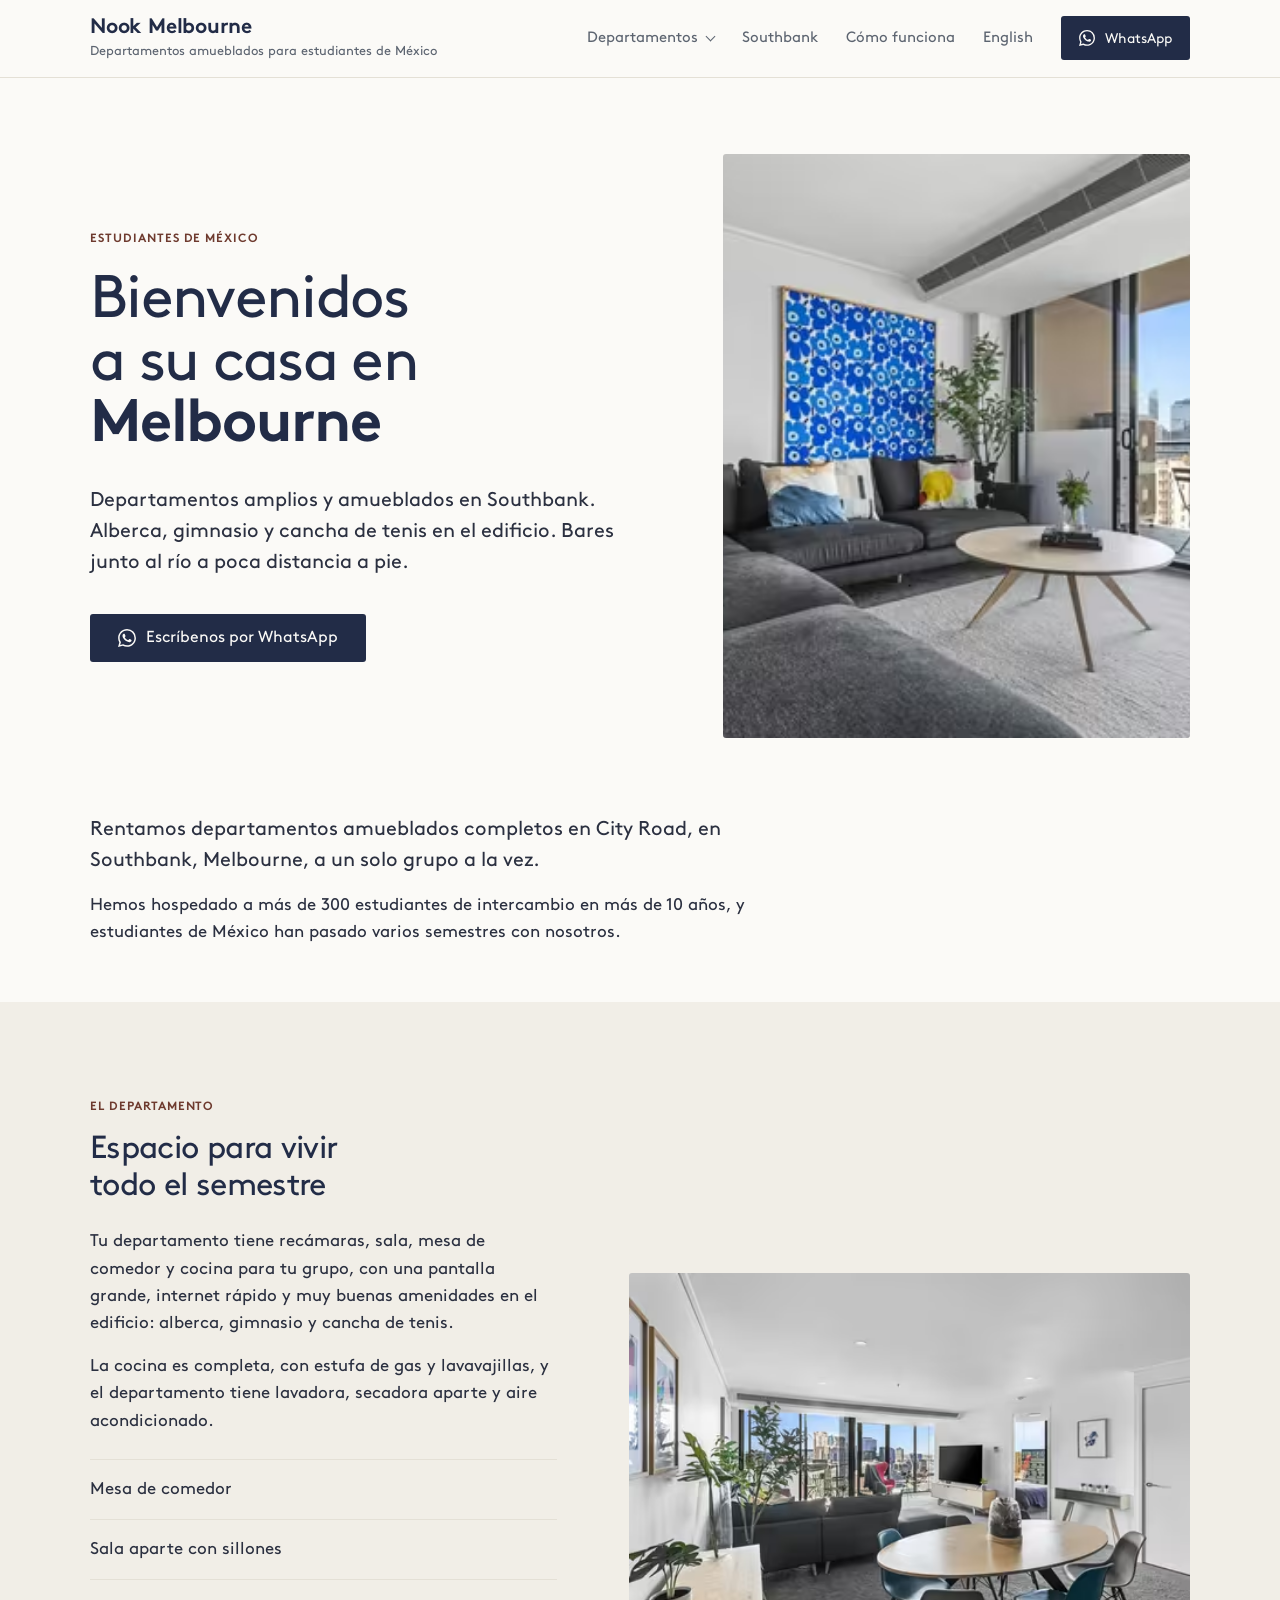
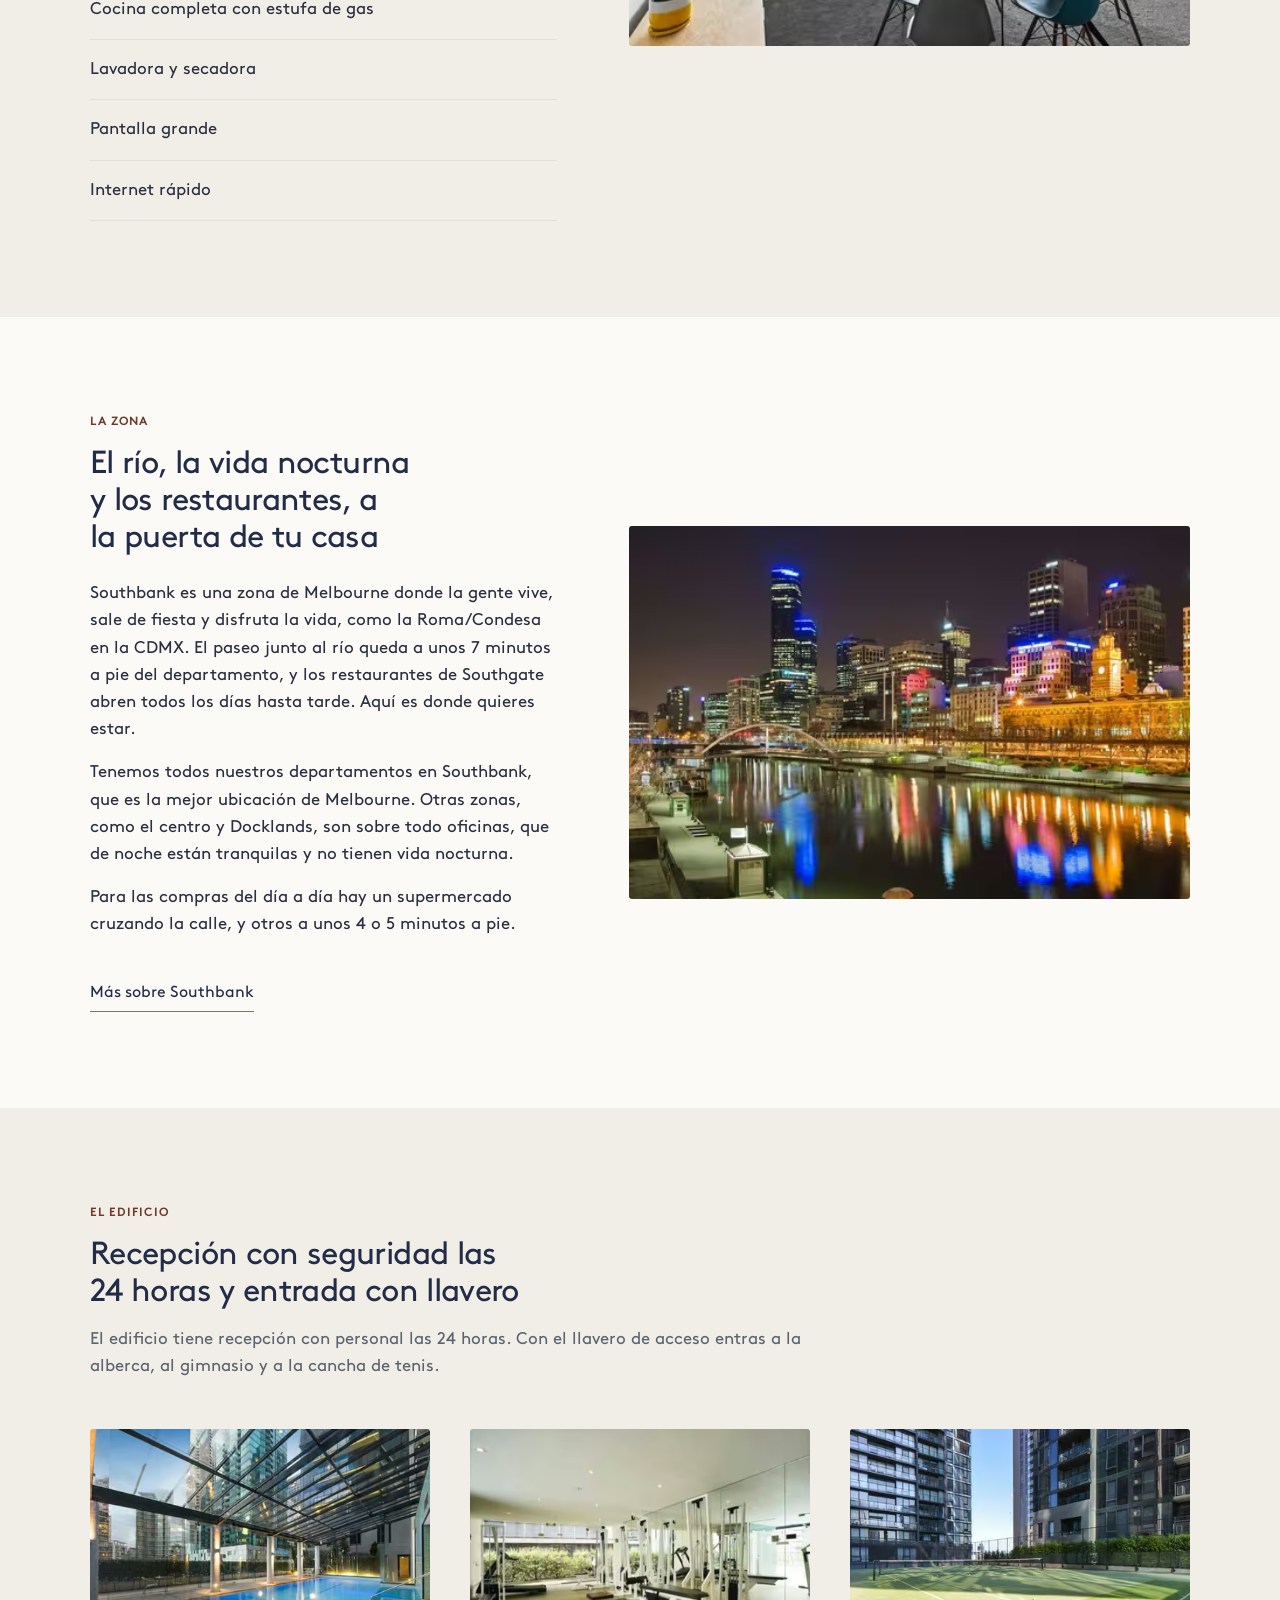
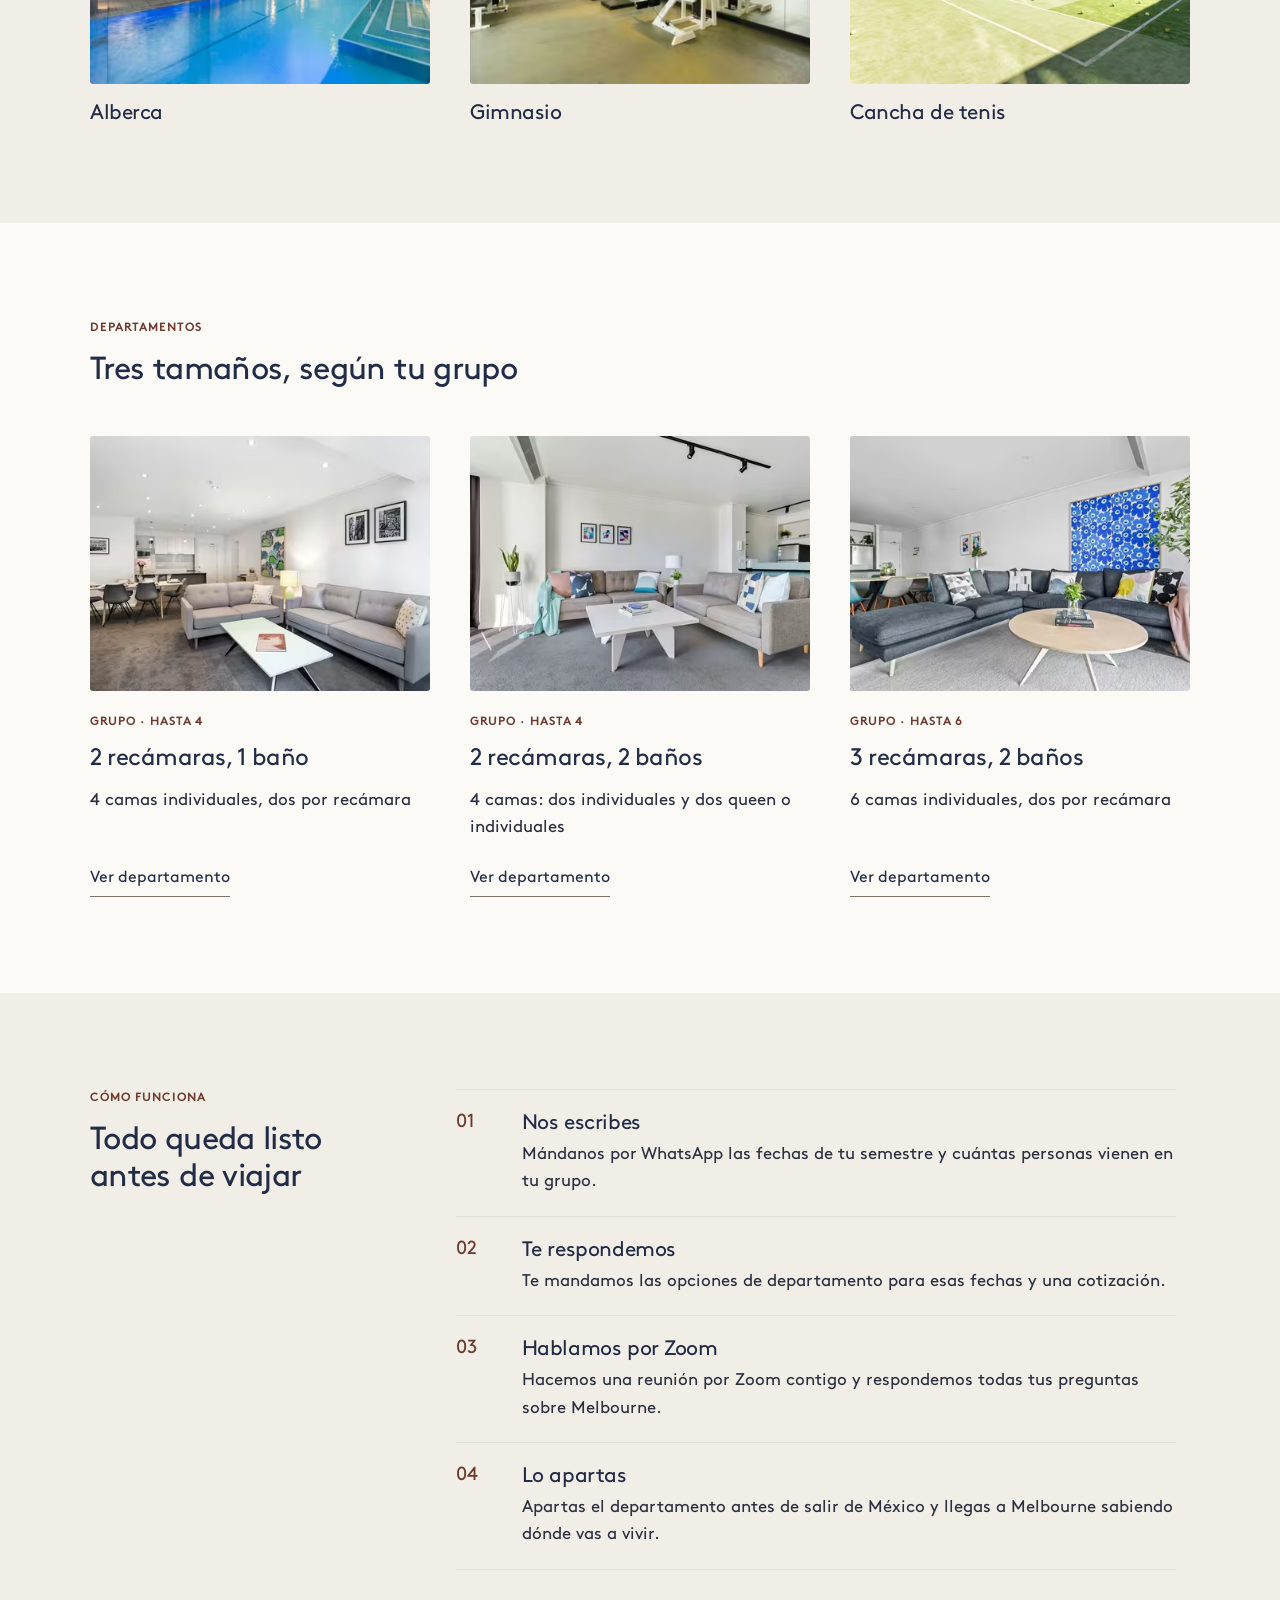
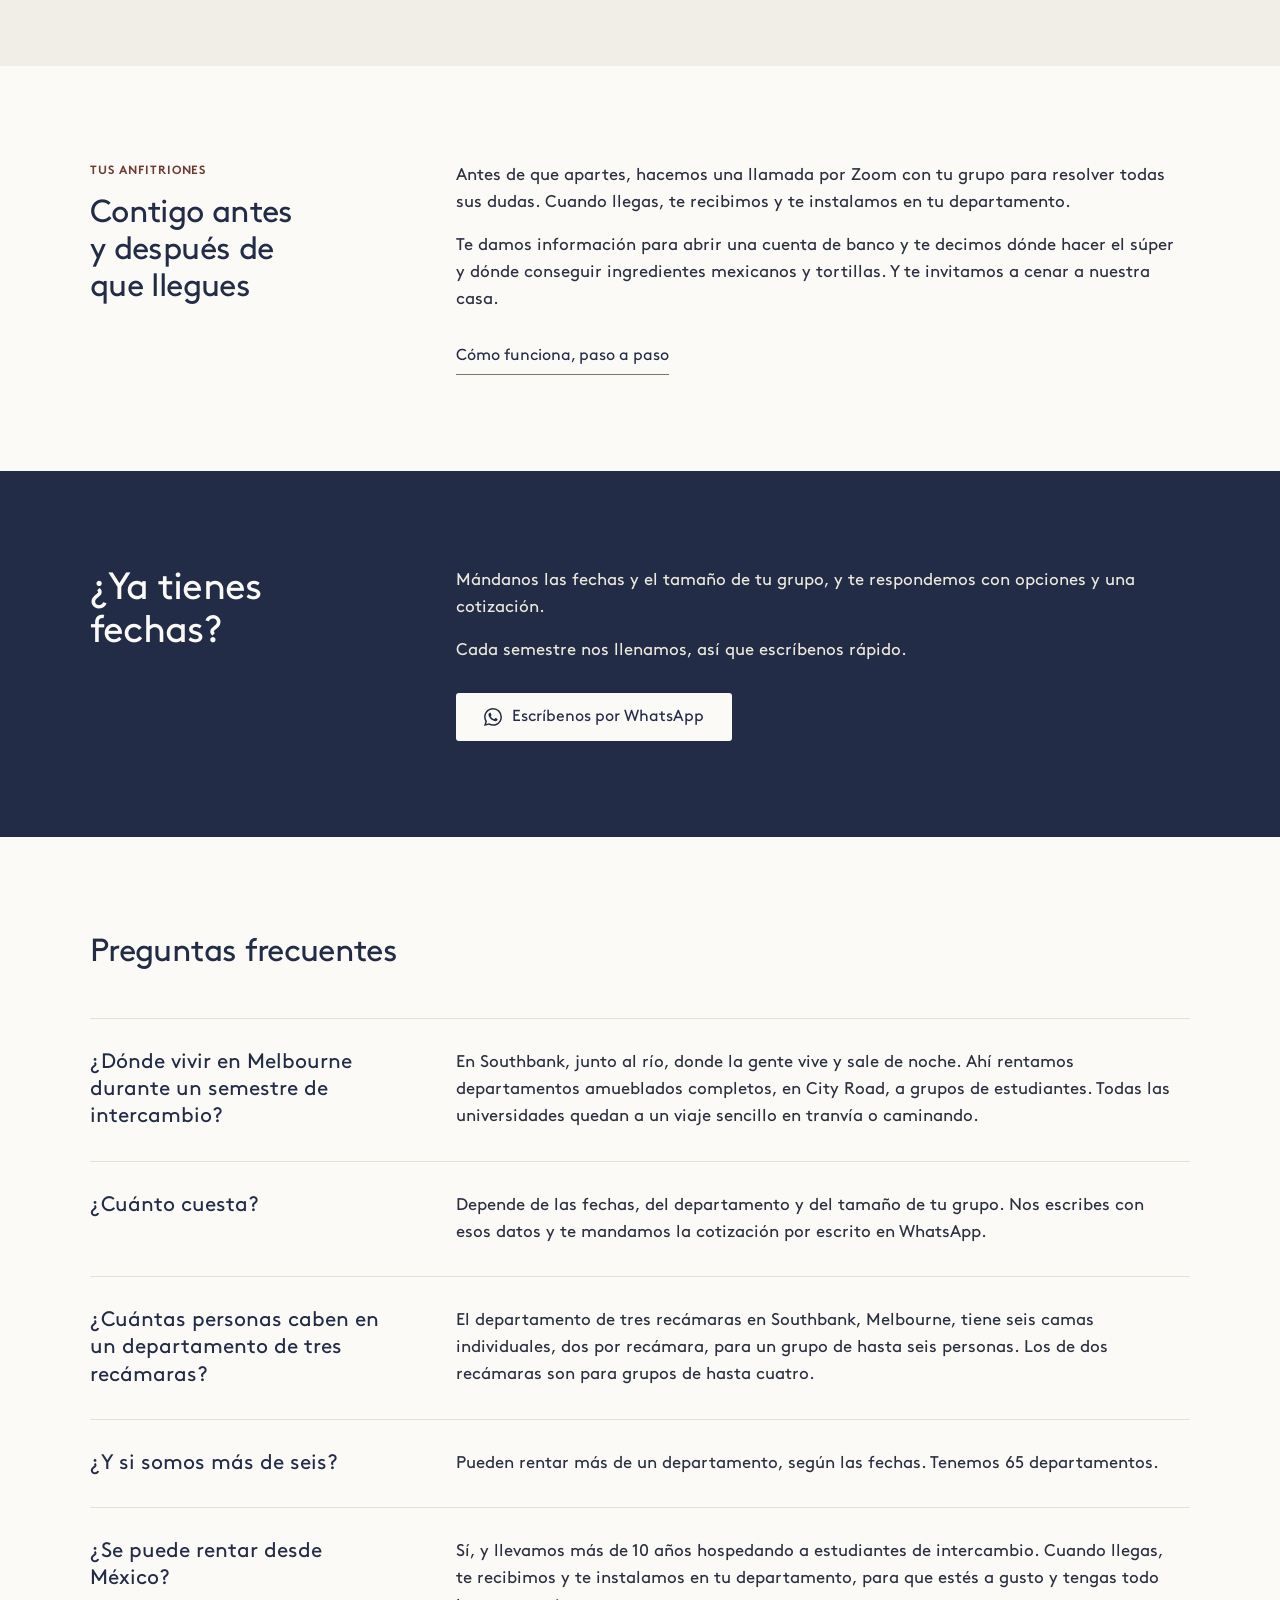
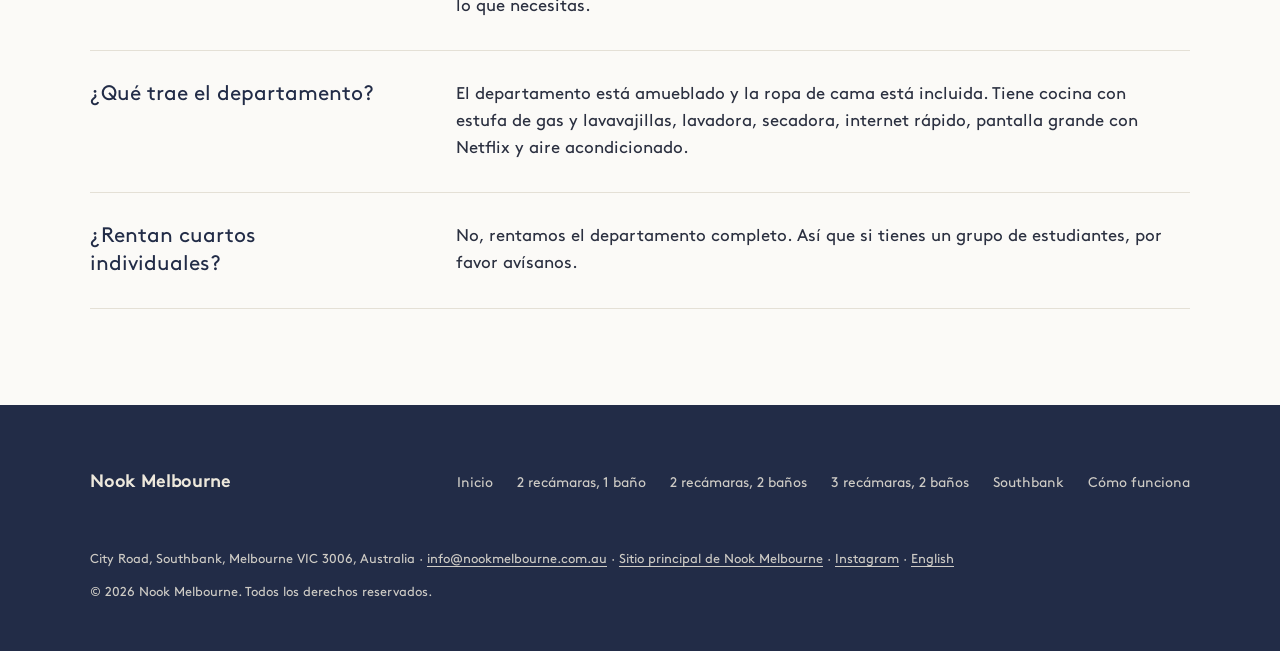
<file: index.html>
<!doctype html>
<html lang="es-MX">
<head>
<meta charset="utf-8">
<meta name="viewport" content="width=device-width, initial-scale=1">
<title>Deptos. amueblados en Melbourne para estudiantes de México</title>
<meta name="description" content="Renta un departamento amueblado en Southbank, Melbourne, para tu grupo de estudiantes de México durante el semestre de intercambio, con sala, comedor y cocina.">
<link rel="canonical" href="https://nookmelbourne.mx/">
<link rel="alternate" hreflang="es-MX" href="https://nookmelbourne.mx/">
<link rel="alternate" hreflang="es" href="https://nookmelbourne.mx/">
<link rel="alternate" hreflang="en" href="https://nookmelbourne.mx/en/">
<link rel="alternate" hreflang="x-default" href="https://nookmelbourne.mx/">
<meta property="og:type" content="website">
<meta property="og:site_name" content="Nook Melbourne">
<meta property="og:title" content="Deptos. amueblados en Melbourne para estudiantes de México">
<meta property="og:description" content="Renta un departamento amueblado en Southbank, Melbourne, para tu grupo de estudiantes de México durante el semestre de intercambio, con sala, comedor y cocina.">
<meta property="og:url" content="https://nookmelbourne.mx/">
<meta property="og:image" content="https://nookmelbourne.mx/img/og-7e0f905f96.jpg">
<meta property="og:image:width" content="1200">
<meta property="og:image:height" content="630">
<meta property="og:locale" content="es_MX">
<meta property="og:locale:alternate" content="en_AU">
<meta name="twitter:card" content="summary_large_image">
<meta name="twitter:title" content="Deptos. amueblados en Melbourne para estudiantes de México">
<meta name="twitter:description" content="Renta un departamento amueblado en Southbank, Melbourne, para tu grupo de estudiantes de México durante el semestre de intercambio, con sala, comedor y cocina.">
<meta name="twitter:image" content="https://nookmelbourne.mx/img/og-7e0f905f96.jpg">
<meta name="theme-color" content="#FBFAF7">
<link rel="icon" href="/favicon.svg" type="image/svg+xml">
<link rel="preload" href="/assets/fonts/brown-regular-5.9a13184d.woff2" as="font" type="font/woff2" crossorigin>
<link rel="preload" href="/assets/fonts/brown-bold-6.a865403e.woff2" as="font" type="font/woff2" crossorigin>
<link rel="preload" as="image" type="image/avif" imagesrcset="/img/7e0f905f96-480.avif 480w, /img/7e0f905f96-800.avif 800w, /img/7e0f905f96-1200.avif 1200w" imagesizes="(min-width: 1180px) 467px, (min-width: 961px) 40vw, (min-width: 721px) calc(100vw - 80px), calc(100vw - 40px)" fetchpriority="high">
<link rel="stylesheet" href="/assets/site.3c123c33.css">
<script type="application/ld+json">{"@context":"https://schema.org","@graph":[{"@type":"Organization","@id":"https://nookmelbourne.mx/#org","name":"Nook Melbourne","url":"https://nookmelbourne.com.au/","email":"info@nookmelbourne.com.au","sameAs":["https://nookmelbourne.com.au/","https://www.instagram.com/nookmelbourne/"]},{"@type":"WebSite","@id":"https://nookmelbourne.mx/#website","url":"https://nookmelbourne.mx/","name":"Nook Melbourne","inLanguage":"es-MX","publisher":{"@id":"https://nookmelbourne.mx/#org"}},{"@type":"BreadcrumbList","@id":"https://nookmelbourne.mx/#breadcrumb","itemListElement":[{"@type":"ListItem","position":1,"name":"Inicio","item":"https://nookmelbourne.mx/"}]},{"@type":"WebPage","@id":"https://nookmelbourne.mx/#webpage","url":"https://nookmelbourne.mx/","name":"Deptos. amueblados en Melbourne para estudiantes de México","description":"Renta un departamento amueblado en Southbank, Melbourne, para tu grupo de estudiantes de México durante el semestre de intercambio, con sala, comedor y cocina.","inLanguage":"es-MX","isPartOf":{"@id":"https://nookmelbourne.mx/#website"},"breadcrumb":{"@id":"https://nookmelbourne.mx/#breadcrumb"},"primaryImageOfPage":{"@type":"ImageObject","url":"https://nookmelbourne.mx/img/og-7e0f905f96.jpg"}},{"@type":"LodgingBusiness","@id":"https://nookmelbourne.mx/#lodging","name":"Nook Melbourne","url":"https://nookmelbourne.mx/","email":"info@nookmelbourne.com.au","image":"https://nookmelbourne.mx/img/og-7e0f905f96.jpg","description":"Renta un departamento amueblado en Southbank, Melbourne, para tu grupo de estudiantes de México durante el semestre de intercambio, con sala, comedor y cocina.","address":{"@type":"PostalAddress","streetAddress":"City Road","addressLocality":"Southbank","addressRegion":"VIC","postalCode":"3006","addressCountry":"AU"},"amenityFeature":[{"@type":"LocationFeatureSpecification","name":"Alberca","value":true},{"@type":"LocationFeatureSpecification","name":"Gimnasio","value":true},{"@type":"LocationFeatureSpecification","name":"Cancha de tenis","value":true}],"parentOrganization":{"@id":"https://nookmelbourne.mx/#org"}},{"@type":"FAQPage","@id":"https://nookmelbourne.mx/#faq","mainEntity":[{"@type":"Question","name":"¿Dónde vivir en Melbourne durante un semestre de intercambio?","acceptedAnswer":{"@type":"Answer","text":"En Southbank, junto al río, donde la gente vive y sale de noche. Ahí rentamos departamentos amueblados completos, en City Road, a grupos de estudiantes. Todas las universidades quedan a un viaje sencillo en tranvía o caminando."}},{"@type":"Question","name":"¿Cuánto cuesta?","acceptedAnswer":{"@type":"Answer","text":"Depende de las fechas, del departamento y del tamaño de tu grupo. Nos escribes con esos datos y te mandamos la cotización por escrito en WhatsApp."}},{"@type":"Question","name":"¿Cuántas personas caben en un departamento de tres recámaras?","acceptedAnswer":{"@type":"Answer","text":"El departamento de tres recámaras en Southbank, Melbourne, tiene seis camas individuales, dos por recámara, para un grupo de hasta seis personas. Los de dos recámaras son para grupos de hasta cuatro."}},{"@type":"Question","name":"¿Y si somos más de seis?","acceptedAnswer":{"@type":"Answer","text":"Pueden rentar más de un departamento, según las fechas. Tenemos 65 departamentos."}},{"@type":"Question","name":"¿Se puede rentar desde México?","acceptedAnswer":{"@type":"Answer","text":"Sí, y llevamos más de 10 años hospedando a estudiantes de intercambio. Cuando llegas, te recibimos y te instalamos en tu departamento, para que estés a gusto y tengas todo lo que necesitas."}},{"@type":"Question","name":"¿Qué trae el departamento?","acceptedAnswer":{"@type":"Answer","text":"El departamento está amueblado y la ropa de cama está incluida. Tiene cocina con estufa de gas y lavavajillas, lavadora, secadora, internet rápido, pantalla grande con Netflix y aire acondicionado."}},{"@type":"Question","name":"¿Rentan cuartos individuales?","acceptedAnswer":{"@type":"Answer","text":"No, rentamos el departamento completo. Así que si tienes un grupo de estudiantes, por favor avísanos."}}]}]}</script>
</head>
<body>
<a class="skip-link" href="#main">Saltar al contenido</a>
<header class="site">
  <div class="masthead">
    <a class="wordmark" href="/"><span class="wm">Nook Melbourne</span><span class="wm-sub">Departamentos amueblados para estudiantes de México</span></a>
    <nav class="site-nav" aria-label="Navegación principal">
      <ul>
        <li>
          <details class="dd">
            <summary>Departamentos</summary>
            <ul class="dd-panel">
              <li><a href="/2-recamaras-1-bano/">2 recámaras, 1 baño</a></li>
              <li><a href="/2-recamaras-2-banos/">2 recámaras, 2 baños</a></li>
              <li><a href="/3-recamaras-2-banos/">3 recámaras, 2 baños</a></li>
            </ul>
          </details>
        </li>
        <li><a href="/southbank/">Southbank</a></li>
        <li><a href="/como-funciona/">Cómo funciona</a></li>
        <li><a href="/en/" hreflang="en-AU" lang="en-AU" aria-label="Read this page in English">English</a></li>
        <li><a class="btn" href="https://wa.me/61452669352?text=Hola%2C%20somos%20%5Bn%C3%BAmero%5D%20estudiantes%20y%20buscamos%20departamento%20en%20Melbourne%20del%20%5Bfecha%20de%20llegada%5D%20al%20%5Bfecha%20de%20salida%5D.%20%C2%BFQu%C3%A9%20opciones%20tienen%3F" target="_blank" rel="noopener"><svg viewBox="0 0 24 24" aria-hidden="true" focusable="false"><path d="M17.472 14.382c-.297-.149-1.758-.867-2.03-.967-.273-.099-.471-.148-.67.15-.197.297-.767.966-.94 1.164-.173.199-.347.223-.644.075-.297-.15-1.255-.463-2.39-1.475-.883-.788-1.48-1.761-1.653-2.059-.173-.297-.018-.458.13-.606.134-.133.298-.347.446-.52.149-.174.198-.298.298-.497.099-.198.05-.371-.025-.52-.075-.149-.669-1.612-.916-2.207-.242-.579-.487-.5-.669-.51-.173-.008-.371-.01-.57-.01-.198 0-.52.074-.792.372-.272.297-1.04 1.016-1.04 2.479 0 1.462 1.065 2.875 1.213 3.074.149.198 2.096 3.2 5.077 4.487.709.306 1.262.489 1.694.625.712.227 1.36.195 1.871.118.571-.085 1.758-.719 2.006-1.413.248-.694.248-1.289.173-1.413-.074-.124-.272-.198-.57-.347m-5.421 7.403h-.004a9.87 9.87 0 0 1-5.031-1.378l-.361-.214-3.741.982.998-3.648-.235-.374a9.86 9.86 0 0 1-1.51-5.26c.001-5.45 4.436-9.884 9.888-9.884 2.64 0 5.122 1.03 6.988 2.898a9.825 9.825 0 0 1 2.893 6.994c-.003 5.45-4.437 9.884-9.885 9.884m8.413-18.297A11.815 11.815 0 0 0 12.05 0C5.495 0 .16 5.335.157 11.892c0 2.096.547 4.142 1.588 5.945L.057 24l6.305-1.654a11.882 11.882 0 0 0 5.683 1.448h.005c6.554 0 11.89-5.335 11.893-11.893a11.821 11.821 0 0 0-3.48-8.413Z"/></svg><span>WhatsApp</span></a></li>
      </ul>
    </nav>
    <details class="nav-mob">
      <summary><span>Menú</span><span class="burger" aria-hidden="true"></span></summary>
      <nav aria-label="Navegación principal">
        <p class="micro">Departamentos</p>
        <ul>
              <li><a href="/2-recamaras-1-bano/">2 recámaras, 1 baño</a></li>
              <li><a href="/2-recamaras-2-banos/">2 recámaras, 2 baños</a></li>
              <li><a href="/3-recamaras-2-banos/">3 recámaras, 2 baños</a></li>
        </ul>
        <ul>
          <li><a href="/southbank/">Southbank</a></li>
          <li><a href="/como-funciona/">Cómo funciona</a></li>
          <li><a href="/en/" hreflang="en-AU" lang="en-AU" aria-label="Read this page in English">English</a></li>
        </ul>
        <p class="nav-mob-cta"><a class="btn" href="https://wa.me/61452669352?text=Hola%2C%20somos%20%5Bn%C3%BAmero%5D%20estudiantes%20y%20buscamos%20departamento%20en%20Melbourne%20del%20%5Bfecha%20de%20llegada%5D%20al%20%5Bfecha%20de%20salida%5D.%20%C2%BFQu%C3%A9%20opciones%20tienen%3F" target="_blank" rel="noopener"><svg viewBox="0 0 24 24" aria-hidden="true" focusable="false"><path d="M17.472 14.382c-.297-.149-1.758-.867-2.03-.967-.273-.099-.471-.148-.67.15-.197.297-.767.966-.94 1.164-.173.199-.347.223-.644.075-.297-.15-1.255-.463-2.39-1.475-.883-.788-1.48-1.761-1.653-2.059-.173-.297-.018-.458.13-.606.134-.133.298-.347.446-.52.149-.174.198-.298.298-.497.099-.198.05-.371-.025-.52-.075-.149-.669-1.612-.916-2.207-.242-.579-.487-.5-.669-.51-.173-.008-.371-.01-.57-.01-.198 0-.52.074-.792.372-.272.297-1.04 1.016-1.04 2.479 0 1.462 1.065 2.875 1.213 3.074.149.198 2.096 3.2 5.077 4.487.709.306 1.262.489 1.694.625.712.227 1.36.195 1.871.118.571-.085 1.758-.719 2.006-1.413.248-.694.248-1.289.173-1.413-.074-.124-.272-.198-.57-.347m-5.421 7.403h-.004a9.87 9.87 0 0 1-5.031-1.378l-.361-.214-3.741.982.998-3.648-.235-.374a9.86 9.86 0 0 1-1.51-5.26c.001-5.45 4.436-9.884 9.888-9.884 2.64 0 5.122 1.03 6.988 2.898a9.825 9.825 0 0 1 2.893 6.994c-.003 5.45-4.437 9.884-9.885 9.884m8.413-18.297A11.815 11.815 0 0 0 12.05 0C5.495 0 .16 5.335.157 11.892c0 2.096.547 4.142 1.588 5.945L.057 24l6.305-1.654a11.882 11.882 0 0 0 5.683 1.448h.005c6.554 0 11.89-5.335 11.893-11.893a11.821 11.821 0 0 0-3.48-8.413Z"/></svg><span>Escríbenos por WhatsApp</span></a></p>
      </nav>
    </details>
  </div>
</header>

<main id="main" tabindex="-1">
<section class="hero ground-linen">
  <div class="wrap">
    <div class="hero-grid">
      <div class="hero-text rise">
        <p class="micro">Estudiantes de México</p>
        <h1 class="display">Bienvenidos a su casa en <strong>Melbourne</strong></h1>
        <p class="lead">Departamentos amplios y amueblados en Southbank. Alberca, gimnasio y cancha de tenis en el edificio. Bares junto al río a poca distancia a pie.</p>

        <p class="actions"><a class="btn" href="https://wa.me/61452669352?text=Hola%2C%20somos%20%5Bn%C3%BAmero%5D%20estudiantes%20y%20buscamos%20departamento%20en%20Melbourne%20del%20%5Bfecha%20de%20llegada%5D%20al%20%5Bfecha%20de%20salida%5D.%20%C2%BFQu%C3%A9%20opciones%20tienen%3F" target="_blank" rel="noopener"><svg viewBox="0 0 24 24" aria-hidden="true" focusable="false"><path d="M17.472 14.382c-.297-.149-1.758-.867-2.03-.967-.273-.099-.471-.148-.67.15-.197.297-.767.966-.94 1.164-.173.199-.347.223-.644.075-.297-.15-1.255-.463-2.39-1.475-.883-.788-1.48-1.761-1.653-2.059-.173-.297-.018-.458.13-.606.134-.133.298-.347.446-.52.149-.174.198-.298.298-.497.099-.198.05-.371-.025-.52-.075-.149-.669-1.612-.916-2.207-.242-.579-.487-.5-.669-.51-.173-.008-.371-.01-.57-.01-.198 0-.52.074-.792.372-.272.297-1.04 1.016-1.04 2.479 0 1.462 1.065 2.875 1.213 3.074.149.198 2.096 3.2 5.077 4.487.709.306 1.262.489 1.694.625.712.227 1.36.195 1.871.118.571-.085 1.758-.719 2.006-1.413.248-.694.248-1.289.173-1.413-.074-.124-.272-.198-.57-.347m-5.421 7.403h-.004a9.87 9.87 0 0 1-5.031-1.378l-.361-.214-3.741.982.998-3.648-.235-.374a9.86 9.86 0 0 1-1.51-5.26c.001-5.45 4.436-9.884 9.888-9.884 2.64 0 5.122 1.03 6.988 2.898a9.825 9.825 0 0 1 2.893 6.994c-.003 5.45-4.437 9.884-9.885 9.884m8.413-18.297A11.815 11.815 0 0 0 12.05 0C5.495 0 .16 5.335.157 11.892c0 2.096.547 4.142 1.588 5.945L.057 24l6.305-1.654a11.882 11.882 0 0 0 5.683 1.448h.005c6.554 0 11.89-5.335 11.893-11.893a11.821 11.821 0 0 0-3.48-8.413Z"/></svg><span>Escríbenos por WhatsApp</span></a></p>
      </div>
      <figure class="media r45 rise-2"><div class="frame"><picture><source type="image/avif" srcset="/img/7e0f905f96-480.avif 480w, /img/7e0f905f96-800.avif 800w, /img/7e0f905f96-1200.avif 1200w" sizes="(min-width: 1180px) 467px, (min-width: 961px) 40vw, (min-width: 721px) calc(100vw - 80px), calc(100vw - 40px)"><source type="image/webp" srcset="/img/7e0f905f96-480.webp 480w, /img/7e0f905f96-800.webp 800w, /img/7e0f905f96-1200.webp 1200w" sizes="(min-width: 1180px) 467px, (min-width: 961px) 40vw, (min-width: 721px) calc(100vw - 80px), calc(100vw - 40px)"><img src="/img/7e0f905f96-800.jpg" srcset="/img/7e0f905f96-480.jpg 480w, /img/7e0f905f96-800.jpg 800w, /img/7e0f905f96-1200.jpg 1200w" sizes="(min-width: 1180px) 467px, (min-width: 961px) 40vw, (min-width: 721px) calc(100vw - 80px), calc(100vw - 40px)" width="1200" height="800" alt="Sala con sofá esquinero y ventanales con vista a la ciudad" loading="eager" fetchpriority="high" decoding="async"></picture></div></figure>
    </div>

  </div>
</section>

<section class="ground-linen cont tight">
  <div class="wrap">

    <div class="prose">
      <p class="lead">Rentamos departamentos amueblados completos en City Road, en Southbank, Melbourne, a un solo grupo a la vez.</p>
      <p>Hemos hospedado a más de 300 estudiantes de intercambio en más de 10 años, y estudiantes de México han pasado varios semestres con nosotros.</p>
    </div>
  </div>
</section>

<section class="ground-deep" id="space" aria-labelledby="space-h">
  <div class="wrap">

    <div class="hero-grid">
      <div class="area-text">
        <p class="micro">El departamento</p>
        <h2 id="space-h">Espacio para vivir todo el semestre</h2>
        <p>Tu departamento tiene recámaras, sala, mesa de comedor y cocina para tu grupo, con una pantalla grande, internet rápido y muy buenas amenidades en el edificio: alberca, gimnasio y cancha de tenis.</p>
        <p>La cocina es completa, con estufa de gas y lavavajillas, y el departamento tiene lavadora, secadora aparte y aire acondicionado.</p>
        <ul class="rows">
          <li>Mesa de comedor</li>
          <li>Sala aparte con sillones</li>
          <li>Cocina completa con estufa de gas</li>
          <li>Lavadora y secadora</li>
          <li>Pantalla grande</li>
          <li>Internet rápido</li>
        </ul>
      </div>
      <figure class="media r45"><div class="frame"><picture><source type="image/avif" srcset="/img/f894619420-480.avif 480w, /img/f894619420-800.avif 800w, /img/f894619420-1200.avif 1200w" sizes="(min-width: 1180px) 467px, (min-width: 961px) 40vw, (min-width: 721px) calc(100vw - 80px), calc(100vw - 40px)"><source type="image/webp" srcset="/img/f894619420-480.webp 480w, /img/f894619420-800.webp 800w, /img/f894619420-1200.webp 1200w" sizes="(min-width: 1180px) 467px, (min-width: 961px) 40vw, (min-width: 721px) calc(100vw - 80px), calc(100vw - 40px)"><img src="/img/f894619420-800.jpg" srcset="/img/f894619420-480.jpg 480w, /img/f894619420-800.jpg 800w, /img/f894619420-1200.jpg 1200w" sizes="(min-width: 1180px) 467px, (min-width: 961px) 40vw, (min-width: 721px) calc(100vw - 80px), calc(100vw - 40px)" width="1200" height="800" alt="Comedor redondo junto a los ventanales" loading="lazy" decoding="async"></picture></div></figure>
    </div>
  </div>
</section>

<section class="ground-linen" aria-labelledby="area-h">
  <div class="wrap">

    <div class="hero-grid">
      <div class="area-text">
        <p class="micro">La zona</p>
        <h2 id="area-h">El río, la vida nocturna y los restaurantes, a la puerta de tu casa</h2>
        <p>Southbank es una zona de Melbourne donde la gente vive, sale de fiesta y disfruta la vida, como la Roma/Condesa en la CDMX. El paseo junto al río queda a unos 7 minutos a pie del departamento, y los restaurantes de Southgate abren todos los días hasta tarde. Aquí es donde quieres estar.</p>
        <p>Tenemos todos nuestros departamentos en Southbank, que es la mejor ubicación de Melbourne. Otras zonas, como el centro y Docklands, son sobre todo oficinas, que de noche están tranquilas y no tienen vida nocturna.</p>
        <p>Para las compras del día a día hay un supermercado cruzando la calle, y otros a unos 4 o 5 minutos a pie.</p>
        <p><a class="ghost" href="/southbank/">Más sobre Southbank</a></p>
      </div>
      <figure class="media r45"><div class="frame"><picture><source type="image/avif" srcset="/img/42f34813e1-480.avif 480w, /img/42f34813e1-800.avif 800w, /img/42f34813e1-1200.avif 1200w" sizes="(min-width: 1180px) 467px, (min-width: 961px) 40vw, (min-width: 721px) calc(100vw - 80px), calc(100vw - 40px)"><source type="image/webp" srcset="/img/42f34813e1-480.webp 480w, /img/42f34813e1-800.webp 800w, /img/42f34813e1-1200.webp 1200w" sizes="(min-width: 1180px) 467px, (min-width: 961px) 40vw, (min-width: 721px) calc(100vw - 80px), calc(100vw - 40px)"><img src="/img/42f34813e1-800.jpg" srcset="/img/42f34813e1-480.jpg 480w, /img/42f34813e1-800.jpg 800w, /img/42f34813e1-1200.jpg 1200w" sizes="(min-width: 1180px) 467px, (min-width: 961px) 40vw, (min-width: 721px) calc(100vw - 80px), calc(100vw - 40px)" width="1200" height="800" alt="Las luces de Melbourne y la estación Flinders Street reflejadas en el río Yarra de noche, vistas desde Southbank" loading="lazy" decoding="async"></picture></div></figure>
    </div>
  </div>
</section>

<section class="ground-deep" id="building" aria-labelledby="home-bld-h">
  <div class="wrap">
    <div class="section-head">
      <p class="micro">El edificio</p>
      <h2 id="home-bld-h">Recepción con seguridad las 24 horas y entrada con llavero</h2>
      <p>El edificio tiene recepción con personal las 24 horas. Con el llavero de acceso entras a la alberca, al gimnasio y a la cancha de tenis.</p>
    </div>
    <ul class="trio">
      <li><figure class="media r43"><div class="frame"><picture><source type="image/avif" srcset="/img/5f213abf3b-480.avif 480w, /img/5f213abf3b-800.avif 800w, /img/5f213abf3b-1200.avif 1200w" sizes="(min-width: 1180px) 340px, (min-width: 721px) 29vw, calc(100vw - 40px)"><source type="image/webp" srcset="/img/5f213abf3b-480.webp 480w, /img/5f213abf3b-800.webp 800w, /img/5f213abf3b-1200.webp 1200w" sizes="(min-width: 1180px) 340px, (min-width: 721px) 29vw, calc(100vw - 40px)"><img src="/img/5f213abf3b-800.jpg" srcset="/img/5f213abf3b-480.jpg 480w, /img/5f213abf3b-800.jpg 800w, /img/5f213abf3b-1200.jpg 1200w" sizes="(min-width: 1180px) 340px, (min-width: 721px) 29vw, calc(100vw - 40px)" width="1200" height="899" alt="Alberca techada compartida del edificio" loading="lazy" decoding="async"></picture></div></figure><h3>Alberca</h3></li>
      <li><figure class="media r43"><div class="frame"><picture><source type="image/avif" srcset="/img/afdbd31716-480.avif 480w, /img/afdbd31716-800.avif 800w, /img/afdbd31716-1200.avif 1200w" sizes="(min-width: 1180px) 340px, (min-width: 721px) 29vw, calc(50vw - 26px)"><source type="image/webp" srcset="/img/afdbd31716-480.webp 480w, /img/afdbd31716-800.webp 800w, /img/afdbd31716-1200.webp 1200w" sizes="(min-width: 1180px) 340px, (min-width: 721px) 29vw, calc(50vw - 26px)"><img src="/img/afdbd31716-800.jpg" srcset="/img/afdbd31716-480.jpg 480w, /img/afdbd31716-800.jpg 800w, /img/afdbd31716-1200.jpg 1200w" sizes="(min-width: 1180px) 340px, (min-width: 721px) 29vw, calc(50vw - 26px)" width="1200" height="890" alt="Gimnasio compartido del edificio" loading="lazy" decoding="async"></picture></div></figure><h3>Gimnasio</h3></li>
      <li><figure class="media r43"><div class="frame"><picture><source type="image/avif" srcset="/img/568b5eb246-480.avif 480w, /img/568b5eb246-800.avif 800w, /img/568b5eb246-1200.avif 1200w" sizes="(min-width: 1180px) 340px, (min-width: 721px) 29vw, calc(50vw - 26px)"><source type="image/webp" srcset="/img/568b5eb246-480.webp 480w, /img/568b5eb246-800.webp 800w, /img/568b5eb246-1200.webp 1200w" sizes="(min-width: 1180px) 340px, (min-width: 721px) 29vw, calc(50vw - 26px)"><img src="/img/568b5eb246-800.jpg" srcset="/img/568b5eb246-480.jpg 480w, /img/568b5eb246-800.jpg 800w, /img/568b5eb246-1200.jpg 1200w" sizes="(min-width: 1180px) 340px, (min-width: 721px) 29vw, calc(50vw - 26px)" width="1200" height="800" alt="Cancha de tenis compartida entre los edificios" loading="lazy" decoding="async"></picture></div></figure><h3>Cancha de tenis</h3></li>
    </ul>
  </div>
</section>

<section class="ground-linen" id="apartments" aria-labelledby="cats-h">
  <div class="wrap">
    <div class="section-head">
      <p class="micro">Departamentos</p>
      <h2 id="cats-h">Tres tamaños, según tu grupo</h2>
    </div>
    <ul class="coverage-directory">
<li>
  <figure class="media r43"><div class="frame"><picture><source type="image/avif" srcset="/img/beab4e9857-480.avif 480w, /img/beab4e9857-800.avif 800w, /img/beab4e9857-1200.avif 1200w" sizes="(min-width: 1180px) 340px, (min-width: 961px) 29vw, (min-width: 721px) calc(100vw - 80px), calc(100vw - 40px)"><source type="image/webp" srcset="/img/beab4e9857-480.webp 480w, /img/beab4e9857-800.webp 800w, /img/beab4e9857-1200.webp 1200w" sizes="(min-width: 1180px) 340px, (min-width: 961px) 29vw, (min-width: 721px) calc(100vw - 80px), calc(100vw - 40px)"><img src="/img/beab4e9857-800.jpg" srcset="/img/beab4e9857-480.jpg 480w, /img/beab4e9857-800.jpg 800w, /img/beab4e9857-1200.jpg 1200w" sizes="(min-width: 1180px) 340px, (min-width: 961px) 29vw, (min-width: 721px) calc(100vw - 80px), calc(100vw - 40px)" width="1200" height="801" alt="Sala con dos sofás y comedor al fondo" loading="lazy" decoding="async"></picture></div></figure>
  <p class="micro">Grupo · Hasta 4</p>
  <h3>2 recámaras, 1 baño</h3>
  <p>4 camas individuales, dos por recámara</p>
  <a class="ghost" href="/2-recamaras-1-bano/" aria-label="Ver departamento: 2 recámaras, 1 baño">Ver departamento</a>
</li>
<li>
  <figure class="media r43"><div class="frame"><picture><source type="image/avif" srcset="/img/ed9c10ac8e-480.avif 480w, /img/ed9c10ac8e-800.avif 800w, /img/ed9c10ac8e-1200.avif 1200w" sizes="(min-width: 1180px) 340px, (min-width: 961px) 29vw, (min-width: 721px) calc(100vw - 80px), calc(100vw - 40px)"><source type="image/webp" srcset="/img/ed9c10ac8e-480.webp 480w, /img/ed9c10ac8e-800.webp 800w, /img/ed9c10ac8e-1200.webp 1200w" sizes="(min-width: 1180px) 340px, (min-width: 961px) 29vw, (min-width: 721px) calc(100vw - 80px), calc(100vw - 40px)"><img src="/img/ed9c10ac8e-800.jpg" srcset="/img/ed9c10ac8e-480.jpg 480w, /img/ed9c10ac8e-800.jpg 800w, /img/ed9c10ac8e-1200.jpg 1200w" sizes="(min-width: 1180px) 340px, (min-width: 961px) 29vw, (min-width: 721px) calc(100vw - 80px), calc(100vw - 40px)" width="1200" height="800" alt="Sala con dos sofás y mesa de centro" loading="lazy" decoding="async"></picture></div></figure>
  <p class="micro">Grupo · Hasta 4</p>
  <h3>2 recámaras, 2 baños</h3>
  <p>4 camas: dos individuales y dos queen o individuales</p>
  <a class="ghost" href="/2-recamaras-2-banos/" aria-label="Ver departamento: 2 recámaras, 2 baños">Ver departamento</a>
</li>
<li>
  <figure class="media r43"><div class="frame"><picture><source type="image/avif" srcset="/img/c47bfe1ce5-480.avif 480w, /img/c47bfe1ce5-800.avif 800w, /img/c47bfe1ce5-1200.avif 1200w" sizes="(min-width: 1180px) 340px, (min-width: 961px) 29vw, (min-width: 721px) calc(100vw - 80px), calc(100vw - 40px)"><source type="image/webp" srcset="/img/c47bfe1ce5-480.webp 480w, /img/c47bfe1ce5-800.webp 800w, /img/c47bfe1ce5-1200.webp 1200w" sizes="(min-width: 1180px) 340px, (min-width: 961px) 29vw, (min-width: 721px) calc(100vw - 80px), calc(100vw - 40px)"><img src="/img/c47bfe1ce5-800.jpg" srcset="/img/c47bfe1ce5-480.jpg 480w, /img/c47bfe1ce5-800.jpg 800w, /img/c47bfe1ce5-1200.jpg 1200w" sizes="(min-width: 1180px) 340px, (min-width: 961px) 29vw, (min-width: 721px) calc(100vw - 80px), calc(100vw - 40px)" width="1200" height="800" alt="Sala con sofá esquinero y comedor al fondo" loading="lazy" decoding="async"></picture></div></figure>
  <p class="micro">Grupo · Hasta 6</p>
  <h3>3 recámaras, 2 baños</h3>
  <p>6 camas individuales, dos por recámara</p>
  <a class="ghost" href="/3-recamaras-2-banos/" aria-label="Ver departamento: 3 recámaras, 2 baños">Ver departamento</a>
</li>
    </ul>
  </div>
</section>

<section class="ground-deep" aria-labelledby="steps-h">
  <div class="wrap">
    <div class="split">
      <div class="split-head">
        <p class="micro">Cómo funciona</p>
        <h2 id="steps-h">Todo queda listo antes de viajar</h2>
      </div>
      <div class="split-body">
        <ol class="steps">
          <li><div><h3 class="step-title">Nos escribes</h3><p>Mándanos por WhatsApp las fechas de tu semestre y cuántas personas vienen en tu grupo.</p></div></li>
          <li><div><h3 class="step-title">Te respondemos</h3><p>Te mandamos las opciones de departamento para esas fechas y una cotización.</p></div></li>
          <li><div><h3 class="step-title">Hablamos por Zoom</h3><p>Hacemos una reunión por Zoom contigo y respondemos todas tus preguntas sobre Melbourne.</p></div></li>
          <li><div><h3 class="step-title">Lo apartas</h3><p>Apartas el departamento antes de salir de México y llegas a Melbourne sabiendo dónde vas a vivir.</p></div></li>
        </ol>
      </div>
    </div>

  </div>
</section>

<section class="ground-linen" id="hosts" aria-labelledby="hosts-h">
  <div class="wrap">
    <div class="split">
      <div class="split-head">
        <p class="micro">Tus anfitriones</p>
        <h2 id="hosts-h">Contigo antes y después de que llegues</h2>
      </div>
      <div class="split-body">
        <p>Antes de que apartes, hacemos una llamada por Zoom con tu grupo para resolver todas sus dudas. Cuando llegas, te recibimos y te instalamos en tu departamento.</p>
        <p>Te damos información para abrir una cuenta de banco y te decimos dónde hacer el súper y dónde conseguir ingredientes mexicanos y tortillas. Y te invitamos a cenar a nuestra casa.</p>
        <p><a class="ghost" href="/como-funciona/">Cómo funciona, paso a paso</a></p>
      </div>
    </div>

  </div>
</section>


<section class="ground-navy plaque" aria-labelledby="cta-h">
  <div class="wrap">
    <div class="split">
      <div class="split-head">
        <h2 id="cta-h">¿Ya tienes fechas?</h2>
      </div>
      <div class="split-body">
        <p>Mándanos las fechas y el tamaño de tu grupo, y te respondemos con opciones y una cotización.</p>
        <p class="booking-note">Cada semestre nos llenamos, así que escríbenos rápido.</p>
        <p class="actions"><a class="btn" href="https://wa.me/61452669352?text=Hola%2C%20somos%20%5Bn%C3%BAmero%5D%20estudiantes%20y%20buscamos%20departamento%20en%20Melbourne%20del%20%5Bfecha%20de%20llegada%5D%20al%20%5Bfecha%20de%20salida%5D.%20%C2%BFQu%C3%A9%20opciones%20tienen%3F" target="_blank" rel="noopener"><svg viewBox="0 0 24 24" aria-hidden="true" focusable="false"><path d="M17.472 14.382c-.297-.149-1.758-.867-2.03-.967-.273-.099-.471-.148-.67.15-.197.297-.767.966-.94 1.164-.173.199-.347.223-.644.075-.297-.15-1.255-.463-2.39-1.475-.883-.788-1.48-1.761-1.653-2.059-.173-.297-.018-.458.13-.606.134-.133.298-.347.446-.52.149-.174.198-.298.298-.497.099-.198.05-.371-.025-.52-.075-.149-.669-1.612-.916-2.207-.242-.579-.487-.5-.669-.51-.173-.008-.371-.01-.57-.01-.198 0-.52.074-.792.372-.272.297-1.04 1.016-1.04 2.479 0 1.462 1.065 2.875 1.213 3.074.149.198 2.096 3.2 5.077 4.487.709.306 1.262.489 1.694.625.712.227 1.36.195 1.871.118.571-.085 1.758-.719 2.006-1.413.248-.694.248-1.289.173-1.413-.074-.124-.272-.198-.57-.347m-5.421 7.403h-.004a9.87 9.87 0 0 1-5.031-1.378l-.361-.214-3.741.982.998-3.648-.235-.374a9.86 9.86 0 0 1-1.51-5.26c.001-5.45 4.436-9.884 9.888-9.884 2.64 0 5.122 1.03 6.988 2.898a9.825 9.825 0 0 1 2.893 6.994c-.003 5.45-4.437 9.884-9.885 9.884m8.413-18.297A11.815 11.815 0 0 0 12.05 0C5.495 0 .16 5.335.157 11.892c0 2.096.547 4.142 1.588 5.945L.057 24l6.305-1.654a11.882 11.882 0 0 0 5.683 1.448h.005c6.554 0 11.89-5.335 11.893-11.893a11.821 11.821 0 0 0-3.48-8.413Z"/></svg><span>Escríbenos por WhatsApp</span></a></p>
      </div>
    </div>
  </div>
</section>

<section class="ground-linen" id="faq" aria-labelledby="faq-h">
  <div class="wrap">
    <div class="section-head">
      <h2 id="faq-h">Preguntas frecuentes</h2>
    </div>
    <dl class="faq">
      <div><dt>¿Dónde vivir en Melbourne durante un semestre de intercambio?</dt><dd><p>En Southbank, junto al río, donde la gente vive y sale de noche. Ahí rentamos departamentos amueblados completos, en City Road, a grupos de estudiantes. Todas las universidades quedan a un viaje sencillo en tranvía o caminando.</p></dd></div>
      <div><dt>¿Cuánto cuesta?</dt><dd><p>Depende de las fechas, del departamento y del tamaño de tu grupo. Nos escribes con esos datos y te mandamos la cotización por escrito en WhatsApp.</p></dd></div>
      <div><dt>¿Cuántas personas caben en un departamento de tres recámaras?</dt><dd><p>El departamento de tres recámaras en Southbank, Melbourne, tiene seis camas individuales, dos por recámara, para un grupo de hasta seis personas. Los de dos recámaras son para grupos de hasta cuatro.</p></dd></div>
      <div><dt>¿Y si somos más de seis?</dt><dd><p>Pueden rentar más de un departamento, según las fechas. Tenemos 65 departamentos.</p></dd></div>
      <div><dt>¿Se puede rentar desde México?</dt><dd><p>Sí, y llevamos más de 10 años hospedando a estudiantes de intercambio. Cuando llegas, te recibimos y te instalamos en tu departamento, para que estés a gusto y tengas todo lo que necesitas.</p></dd></div>
      <div><dt>¿Qué trae el departamento?</dt><dd><p>El departamento está amueblado y la ropa de cama está incluida. Tiene cocina con estufa de gas y lavavajillas, lavadora, secadora, internet rápido, pantalla grande con Netflix y aire acondicionado.</p></dd></div>
      <div><dt>¿Rentan cuartos individuales?</dt><dd><p>No, rentamos el departamento completo. Así que si tienes un grupo de estudiantes, por favor avísanos.</p></dd></div>
    </dl>
  </div>
</section>


</main>
<footer class="site">
  <div class="wrap">
    <div class="foot">
      <a class="wordmark" href="/"><span class="wm">Nook Melbourne</span></a>
      <nav aria-label="Navegación del sitio">
        <ul>
          <li><a href="/">Inicio</a></li>
          <li><a href="/2-recamaras-1-bano/">2 recámaras, 1 baño</a></li>
          <li><a href="/2-recamaras-2-banos/">2 recámaras, 2 baños</a></li>
          <li><a href="/3-recamaras-2-banos/">3 recámaras, 2 baños</a></li>
          <li><a href="/southbank/">Southbank</a></li>
          <li><a href="/como-funciona/">Cómo funciona</a></li>
        </ul>
      </nav>
    </div>
    <p class="disclosure">City Road, Southbank, Melbourne VIC 3006, Australia · <a href="mailto:info@nookmelbourne.com.au">info@nookmelbourne.com.au</a> · <a href="https://nookmelbourne.com.au/" target="_blank" rel="noopener">Sitio principal de Nook Melbourne</a> · <a href="https://www.instagram.com/nookmelbourne/" target="_blank" rel="noopener">Instagram</a> · <a href="/en/" hreflang="en-AU" lang="en-AU" aria-label="Read this page in English">English</a><br>© 2026 Nook Melbourne. Todos los derechos reservados.</p>
  </div>
</footer>

<a class="fab" href="https://wa.me/61452669352?text=Hola%2C%20somos%20%5Bn%C3%BAmero%5D%20estudiantes%20y%20buscamos%20departamento%20en%20Melbourne%20del%20%5Bfecha%20de%20llegada%5D%20al%20%5Bfecha%20de%20salida%5D.%20%C2%BFQu%C3%A9%20opciones%20tienen%3F" target="_blank" rel="noopener" aria-label="Escríbenos por WhatsApp"><svg viewBox="0 0 24 24" aria-hidden="true" focusable="false"><path d="M17.472 14.382c-.297-.149-1.758-.867-2.03-.967-.273-.099-.471-.148-.67.15-.197.297-.767.966-.94 1.164-.173.199-.347.223-.644.075-.297-.15-1.255-.463-2.39-1.475-.883-.788-1.48-1.761-1.653-2.059-.173-.297-.018-.458.13-.606.134-.133.298-.347.446-.52.149-.174.198-.298.298-.497.099-.198.05-.371-.025-.52-.075-.149-.669-1.612-.916-2.207-.242-.579-.487-.5-.669-.51-.173-.008-.371-.01-.57-.01-.198 0-.52.074-.792.372-.272.297-1.04 1.016-1.04 2.479 0 1.462 1.065 2.875 1.213 3.074.149.198 2.096 3.2 5.077 4.487.709.306 1.262.489 1.694.625.712.227 1.36.195 1.871.118.571-.085 1.758-.719 2.006-1.413.248-.694.248-1.289.173-1.413-.074-.124-.272-.198-.57-.347m-5.421 7.403h-.004a9.87 9.87 0 0 1-5.031-1.378l-.361-.214-3.741.982.998-3.648-.235-.374a9.86 9.86 0 0 1-1.51-5.26c.001-5.45 4.436-9.884 9.888-9.884 2.64 0 5.122 1.03 6.988 2.898a9.825 9.825 0 0 1 2.893 6.994c-.003 5.45-4.437 9.884-9.885 9.884m8.413-18.297A11.815 11.815 0 0 0 12.05 0C5.495 0 .16 5.335.157 11.892c0 2.096.547 4.142 1.588 5.945L.057 24l6.305-1.654a11.882 11.882 0 0 0 5.683 1.448h.005c6.554 0 11.89-5.335 11.893-11.893a11.821 11.821 0 0 0-3.48-8.413Z"/></svg></a>
<script src="/assets/site.04ca7768.js" defer></script>
</body>
</html>
</file>
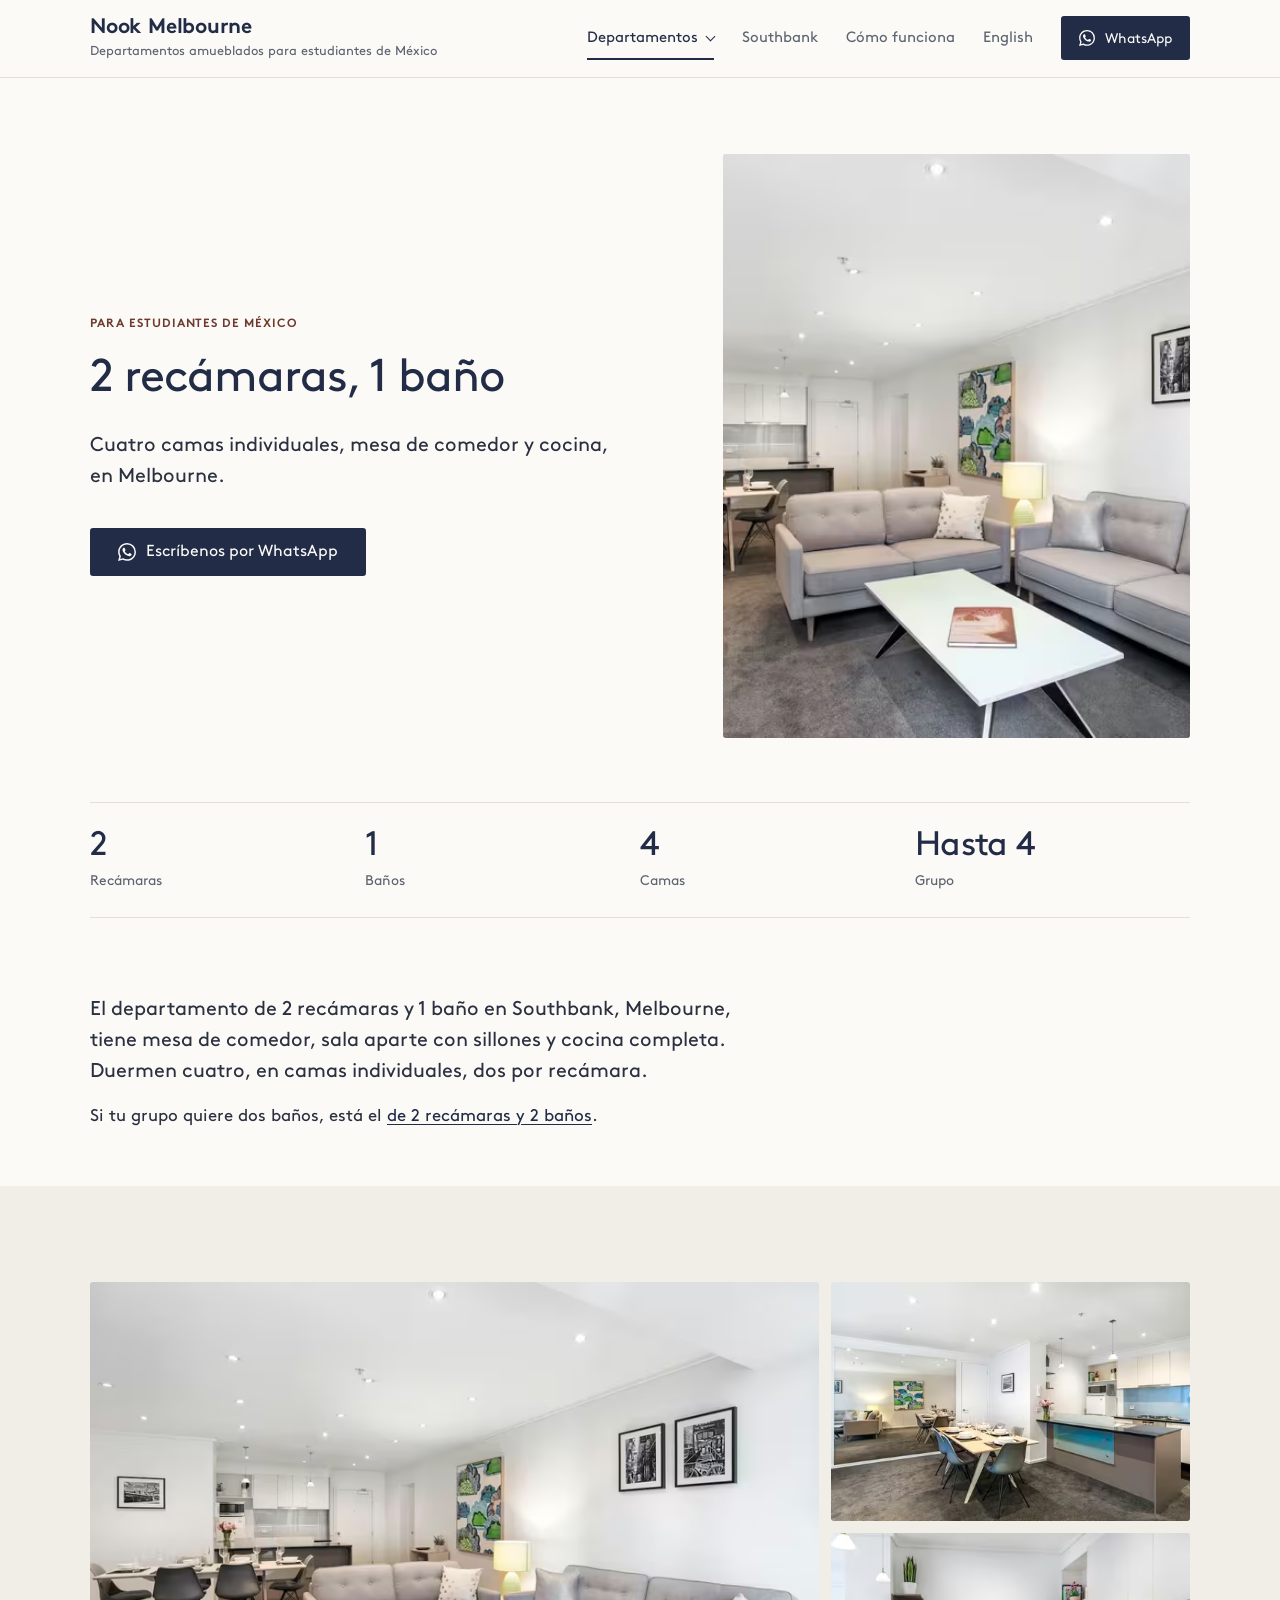
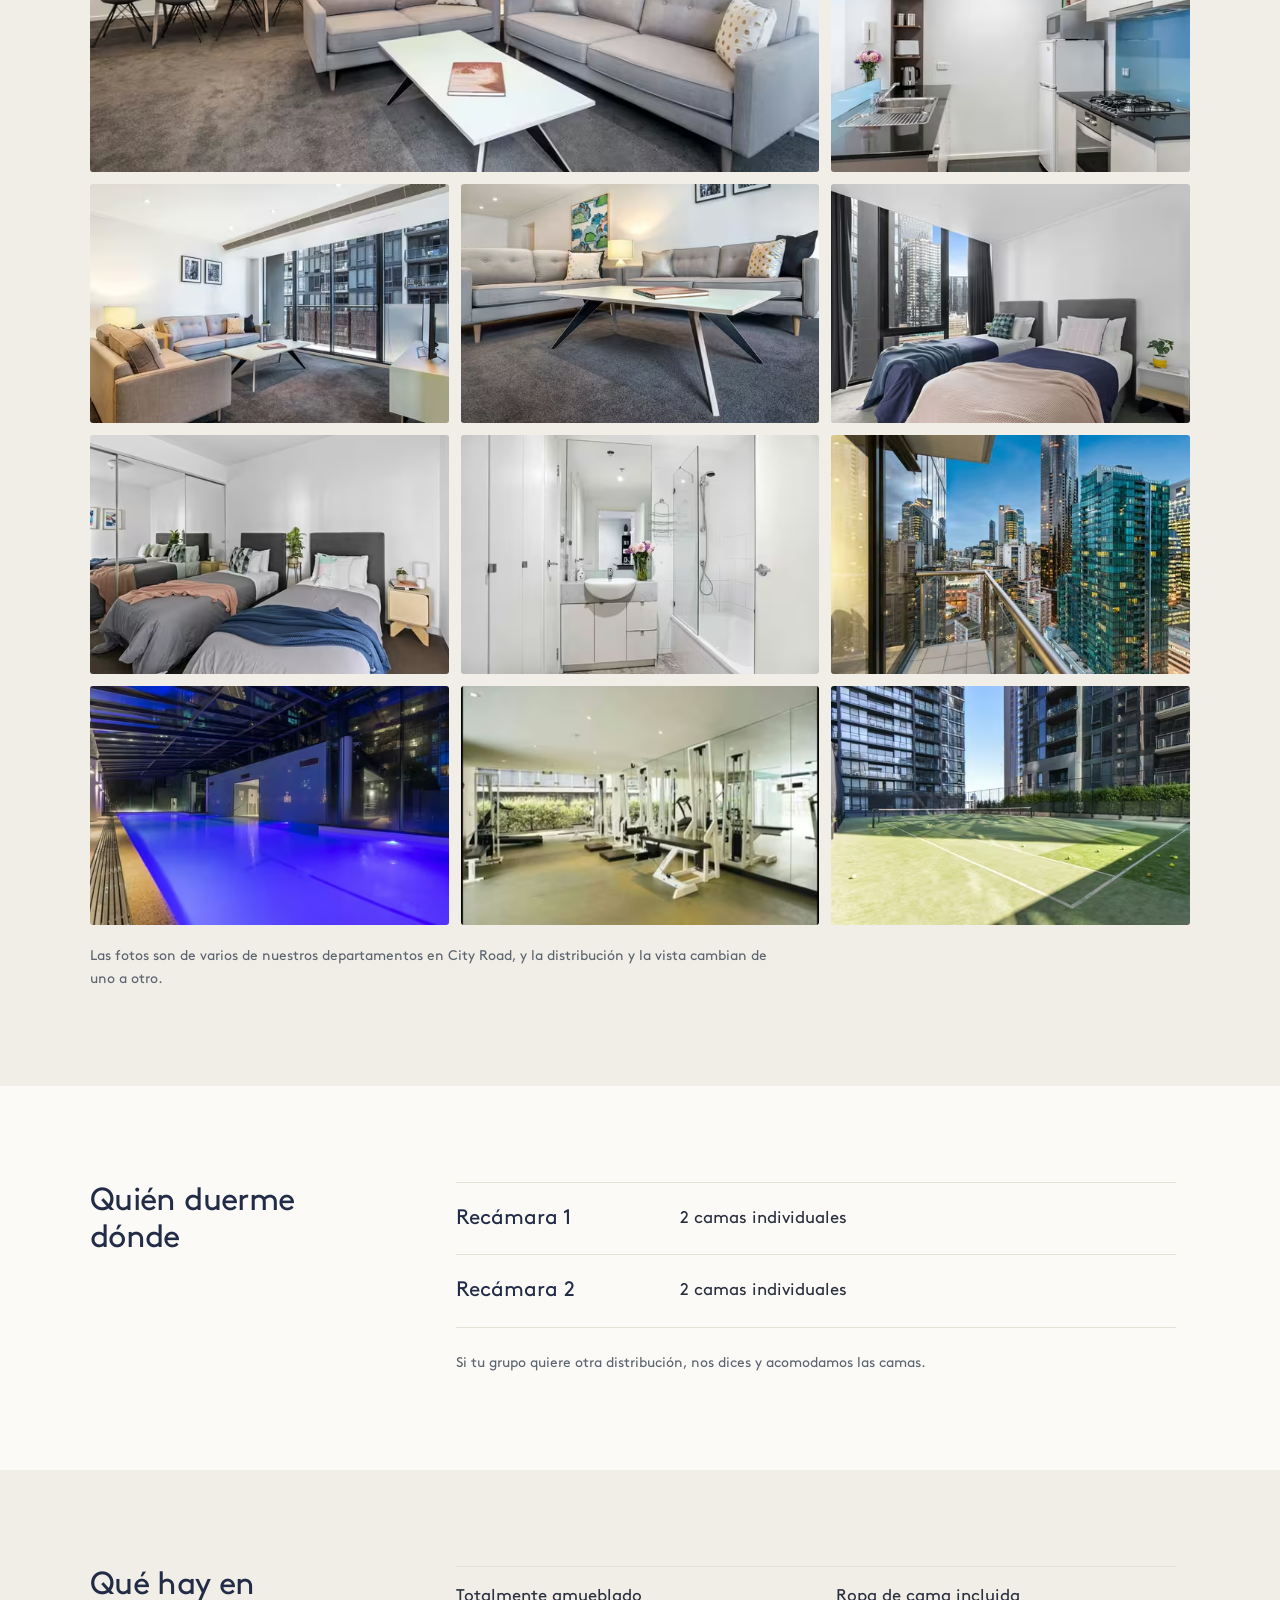
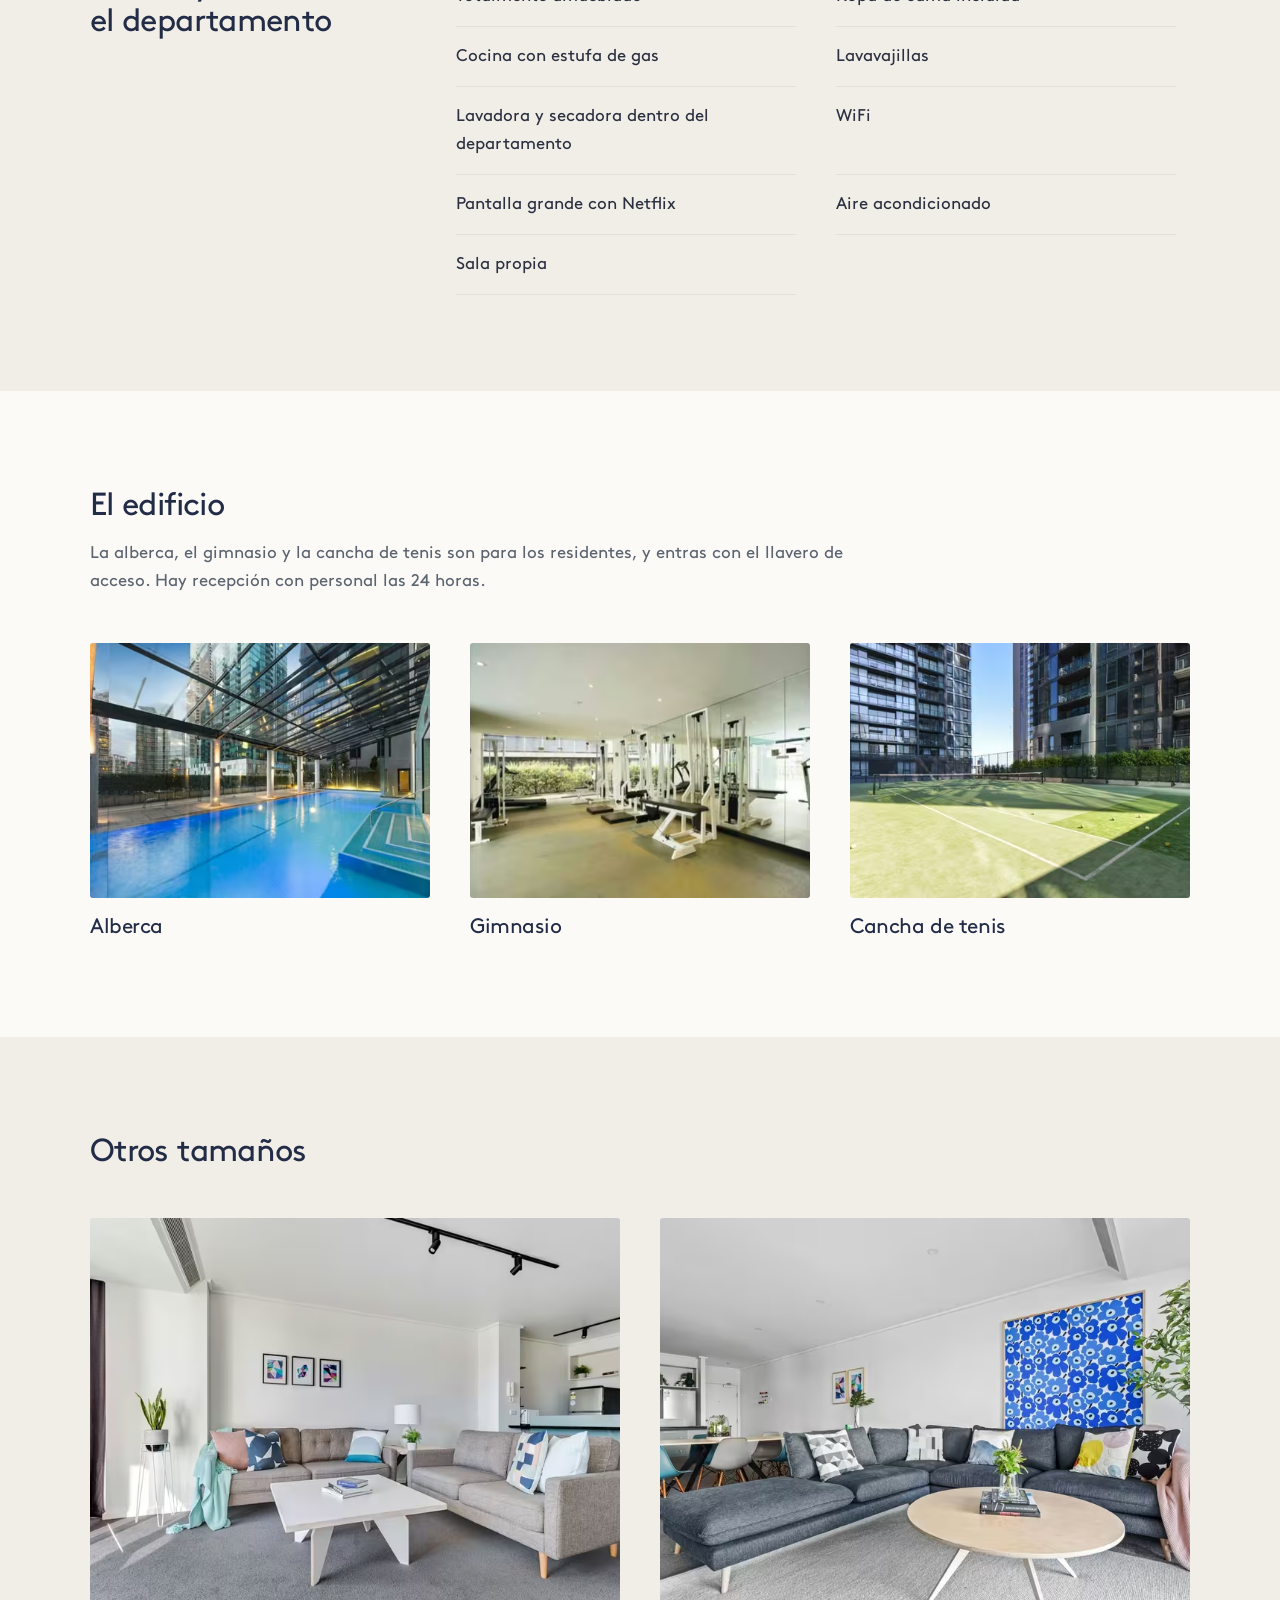
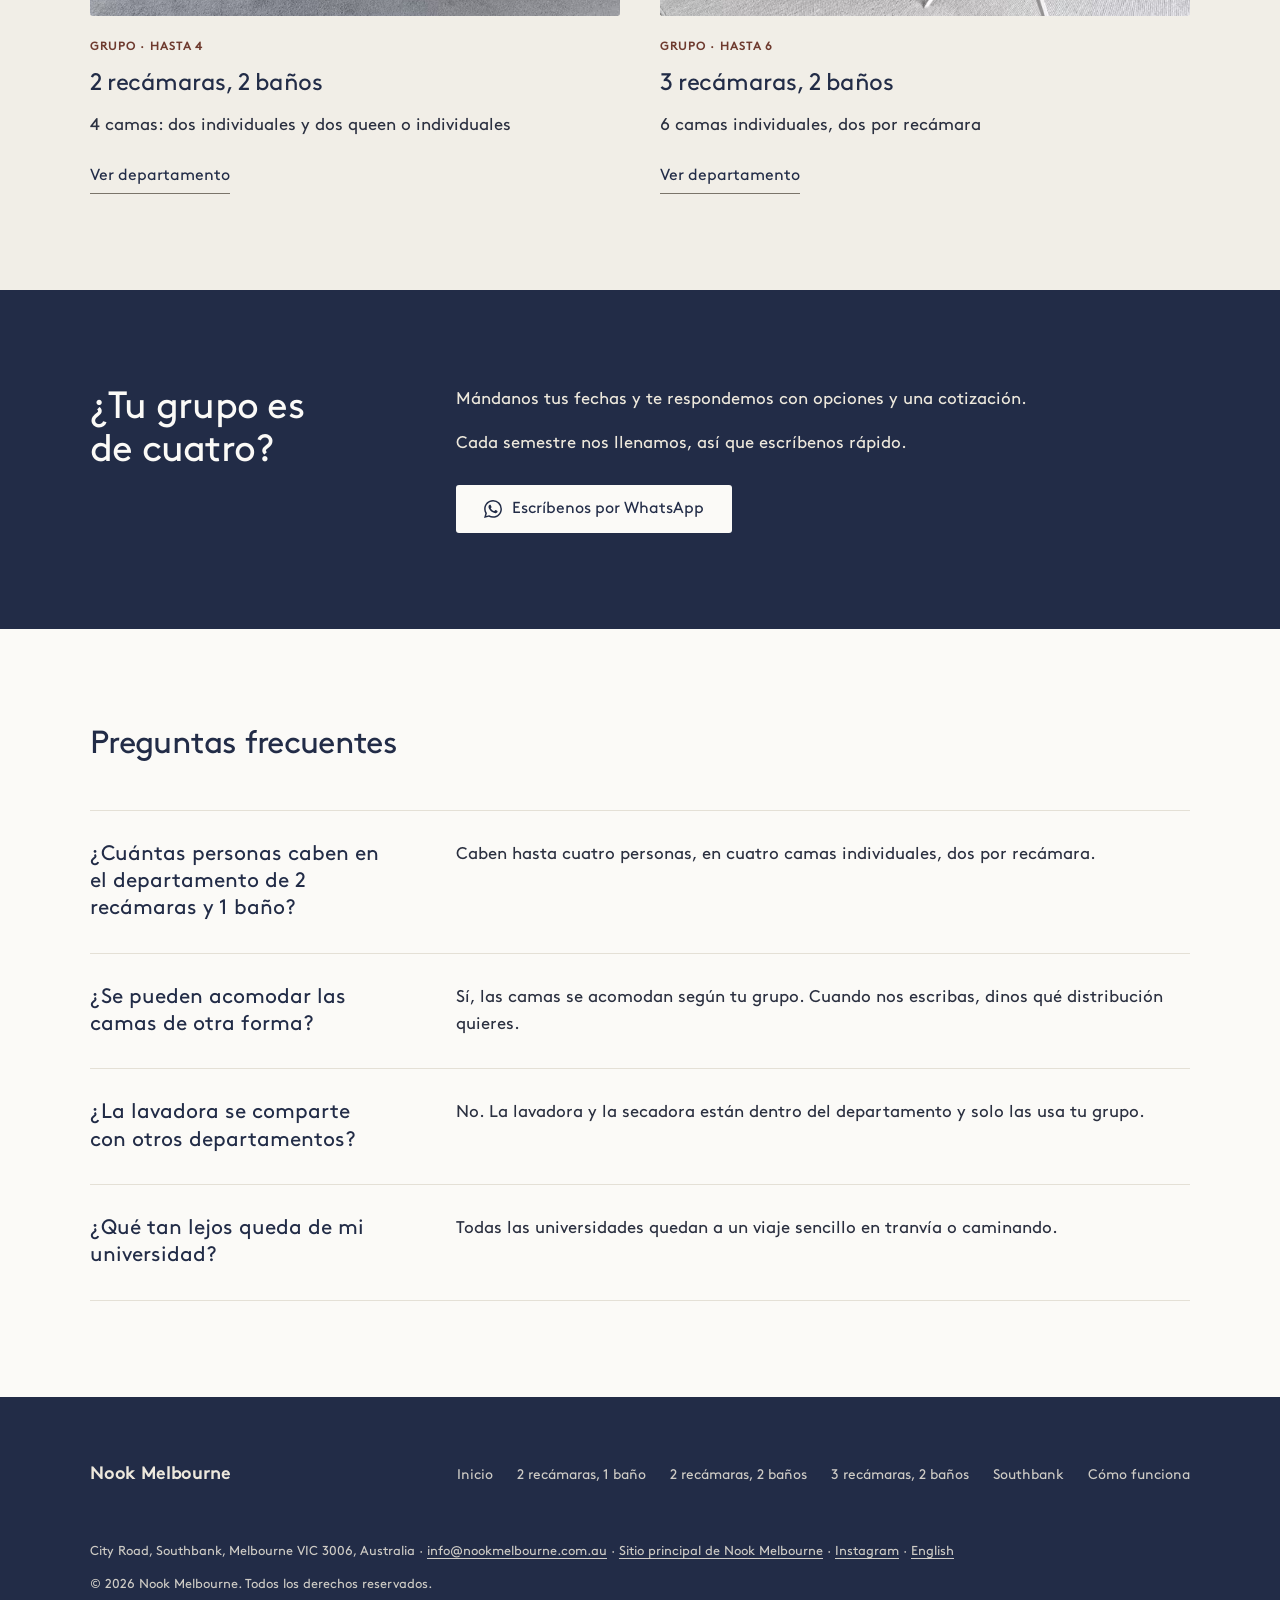
<file: 2-recamaras-1-bano/index.html>
<!doctype html>
<html lang="es-MX">
<head>
<meta charset="utf-8">
<meta name="viewport" content="width=device-width, initial-scale=1">
<title>Departamento de 2 recámaras y 1 baño en Melbourne</title>
<meta name="description" content="Departamento amueblado de 2 recámaras y 1 baño en Southbank, Melbourne, con sala, comedor y cuatro camas para estudiantes de México que vienen un semestre.">
<link rel="canonical" href="https://nookmelbourne.mx/2-recamaras-1-bano/">
<link rel="alternate" hreflang="es-MX" href="https://nookmelbourne.mx/2-recamaras-1-bano/">
<link rel="alternate" hreflang="es" href="https://nookmelbourne.mx/2-recamaras-1-bano/">
<link rel="alternate" hreflang="en" href="https://nookmelbourne.mx/en/2-bedroom-1-bathroom/">
<link rel="alternate" hreflang="x-default" href="https://nookmelbourne.mx/2-recamaras-1-bano/">
<meta property="og:type" content="website">
<meta property="og:site_name" content="Nook Melbourne">
<meta property="og:title" content="Departamento de 2 recámaras y 1 baño en Melbourne">
<meta property="og:description" content="Departamento amueblado de 2 recámaras y 1 baño en Southbank, Melbourne, con sala, comedor y cuatro camas para estudiantes de México que vienen un semestre.">
<meta property="og:url" content="https://nookmelbourne.mx/2-recamaras-1-bano/">
<meta property="og:image" content="https://nookmelbourne.mx/img/og-beab4e9857.jpg">
<meta property="og:image:width" content="1200">
<meta property="og:image:height" content="630">
<meta property="og:locale" content="es_MX">
<meta property="og:locale:alternate" content="en_AU">
<meta name="twitter:card" content="summary_large_image">
<meta name="twitter:title" content="Departamento de 2 recámaras y 1 baño en Melbourne">
<meta name="twitter:description" content="Departamento amueblado de 2 recámaras y 1 baño en Southbank, Melbourne, con sala, comedor y cuatro camas para estudiantes de México que vienen un semestre.">
<meta name="twitter:image" content="https://nookmelbourne.mx/img/og-beab4e9857.jpg">
<meta name="theme-color" content="#FBFAF7">
<link rel="icon" href="/favicon.svg" type="image/svg+xml">
<link rel="preload" href="/assets/fonts/brown-regular-5.9a13184d.woff2" as="font" type="font/woff2" crossorigin>
<link rel="preload" href="/assets/fonts/brown-bold-6.a865403e.woff2" as="font" type="font/woff2" crossorigin>
<link rel="preload" as="image" type="image/avif" imagesrcset="/img/beab4e9857-480.avif 480w, /img/beab4e9857-800.avif 800w, /img/beab4e9857-1200.avif 1200w" imagesizes="(min-width: 1180px) 467px, (min-width: 961px) 40vw, (min-width: 721px) calc(100vw - 80px), calc(100vw - 40px)" fetchpriority="high">
<link rel="stylesheet" href="/assets/site.3c123c33.css">
<script type="application/ld+json">{"@context":"https://schema.org","@graph":[{"@type":"Organization","@id":"https://nookmelbourne.mx/#org","name":"Nook Melbourne","url":"https://nookmelbourne.com.au/","email":"info@nookmelbourne.com.au","sameAs":["https://nookmelbourne.com.au/","https://www.instagram.com/nookmelbourne/"]},{"@type":"WebSite","@id":"https://nookmelbourne.mx/#website","url":"https://nookmelbourne.mx/","name":"Nook Melbourne","inLanguage":"es-MX","publisher":{"@id":"https://nookmelbourne.mx/#org"}},{"@type":"BreadcrumbList","@id":"https://nookmelbourne.mx/2-recamaras-1-bano/#breadcrumb","itemListElement":[{"@type":"ListItem","position":1,"name":"Inicio","item":"https://nookmelbourne.mx/"},{"@type":"ListItem","position":2,"name":"2 recámaras, 1 baño","item":"https://nookmelbourne.mx/2-recamaras-1-bano/"}]},{"@type":"WebPage","@id":"https://nookmelbourne.mx/2-recamaras-1-bano/#webpage","url":"https://nookmelbourne.mx/2-recamaras-1-bano/","name":"Departamento de 2 recámaras y 1 baño en Melbourne","description":"Departamento amueblado de 2 recámaras y 1 baño en Southbank, Melbourne, con sala, comedor y cuatro camas para estudiantes de México que vienen un semestre.","inLanguage":"es-MX","isPartOf":{"@id":"https://nookmelbourne.mx/#website"},"breadcrumb":{"@id":"https://nookmelbourne.mx/2-recamaras-1-bano/#breadcrumb"},"primaryImageOfPage":{"@type":"ImageObject","url":"https://nookmelbourne.mx/img/og-beab4e9857.jpg"}},{"@type":"Apartment","@id":"https://nookmelbourne.mx/2-recamaras-1-bano/#apartment","name":"2 recámaras, 1 baño","description":"Departamento amueblado de 2 recámaras y 1 baño en Southbank, Melbourne, con sala, comedor y cuatro camas para estudiantes de México que vienen un semestre.","url":"https://nookmelbourne.mx/2-recamaras-1-bano/","image":"https://nookmelbourne.mx/img/og-beab4e9857.jpg","numberOfBedrooms":2,"numberOfBathroomsTotal":1,"occupancy":{"@type":"QuantitativeValue","maxValue":4,"unitCode":"C62"},"bed":[{"@type":"BedDetails","typeOfBed":"Individual","numberOfBeds":4}],"amenityFeature":[{"@type":"LocationFeatureSpecification","name":"Totalmente amueblado","value":true},{"@type":"LocationFeatureSpecification","name":"Ropa de cama incluida","value":true},{"@type":"LocationFeatureSpecification","name":"Cocina con estufa de gas","value":true},{"@type":"LocationFeatureSpecification","name":"Lavavajillas","value":true},{"@type":"LocationFeatureSpecification","name":"Lavadora y secadora dentro del departamento","value":true},{"@type":"LocationFeatureSpecification","name":"WiFi","value":true},{"@type":"LocationFeatureSpecification","name":"Pantalla grande con Netflix","value":true},{"@type":"LocationFeatureSpecification","name":"Aire acondicionado","value":true},{"@type":"LocationFeatureSpecification","name":"Sala propia","value":true},{"@type":"LocationFeatureSpecification","name":"Alberca","value":true},{"@type":"LocationFeatureSpecification","name":"Gimnasio","value":true},{"@type":"LocationFeatureSpecification","name":"Cancha de tenis","value":true}],"containedInPlace":{"@type":"LodgingBusiness","@id":"https://nookmelbourne.mx/#lodging","name":"Nook Melbourne","address":{"@type":"PostalAddress","streetAddress":"City Road","addressLocality":"Southbank","addressRegion":"VIC","postalCode":"3006","addressCountry":"AU"}}},{"@type":"FAQPage","@id":"https://nookmelbourne.mx/2-recamaras-1-bano/#faq","mainEntity":[{"@type":"Question","name":"¿Cuántas personas caben en el departamento de 2 recámaras y 1 baño?","acceptedAnswer":{"@type":"Answer","text":"Caben hasta cuatro personas, en cuatro camas individuales, dos por recámara."}},{"@type":"Question","name":"¿Se pueden acomodar las camas de otra forma?","acceptedAnswer":{"@type":"Answer","text":"Sí, las camas se acomodan según tu grupo. Cuando nos escribas, dinos qué distribución quieres."}},{"@type":"Question","name":"¿La lavadora se comparte con otros departamentos?","acceptedAnswer":{"@type":"Answer","text":"No. La lavadora y la secadora están dentro del departamento y solo las usa tu grupo."}},{"@type":"Question","name":"¿Qué tan lejos queda de mi universidad?","acceptedAnswer":{"@type":"Answer","text":"Todas las universidades quedan a un viaje sencillo en tranvía o caminando."}}]}]}</script>
</head>
<body>
<a class="skip-link" href="#main">Saltar al contenido</a>
<header class="site">
  <div class="masthead">
    <a class="wordmark" href="/"><span class="wm">Nook Melbourne</span><span class="wm-sub">Departamentos amueblados para estudiantes de México</span></a>
    <nav class="site-nav" aria-label="Navegación principal">
      <ul>
        <li>
          <details class="dd">
            <summary class="is-current">Departamentos</summary>
            <ul class="dd-panel">
              <li><a href="/2-recamaras-1-bano/" aria-current="page">2 recámaras, 1 baño</a></li>
              <li><a href="/2-recamaras-2-banos/">2 recámaras, 2 baños</a></li>
              <li><a href="/3-recamaras-2-banos/">3 recámaras, 2 baños</a></li>
            </ul>
          </details>
        </li>
        <li><a href="/southbank/">Southbank</a></li>
        <li><a href="/como-funciona/">Cómo funciona</a></li>
        <li><a href="/en/2-bedroom-1-bathroom/" hreflang="en-AU" lang="en-AU" aria-label="Read this page in English">English</a></li>
        <li><a class="btn" href="https://wa.me/61452669352?text=Hola%2C%20me%20interesa%20el%20departamento%20de%202%20rec%C3%A1maras%20y%201%20ba%C3%B1o%20en%20Melbourne.%20Somos%20%5Bn%C3%BAmero%5D%20estudiantes%2C%20del%20%5Bfecha%20de%20llegada%5D%20al%20%5Bfecha%20de%20salida%5D." target="_blank" rel="noopener"><svg viewBox="0 0 24 24" aria-hidden="true" focusable="false"><path d="M17.472 14.382c-.297-.149-1.758-.867-2.03-.967-.273-.099-.471-.148-.67.15-.197.297-.767.966-.94 1.164-.173.199-.347.223-.644.075-.297-.15-1.255-.463-2.39-1.475-.883-.788-1.48-1.761-1.653-2.059-.173-.297-.018-.458.13-.606.134-.133.298-.347.446-.52.149-.174.198-.298.298-.497.099-.198.05-.371-.025-.52-.075-.149-.669-1.612-.916-2.207-.242-.579-.487-.5-.669-.51-.173-.008-.371-.01-.57-.01-.198 0-.52.074-.792.372-.272.297-1.04 1.016-1.04 2.479 0 1.462 1.065 2.875 1.213 3.074.149.198 2.096 3.2 5.077 4.487.709.306 1.262.489 1.694.625.712.227 1.36.195 1.871.118.571-.085 1.758-.719 2.006-1.413.248-.694.248-1.289.173-1.413-.074-.124-.272-.198-.57-.347m-5.421 7.403h-.004a9.87 9.87 0 0 1-5.031-1.378l-.361-.214-3.741.982.998-3.648-.235-.374a9.86 9.86 0 0 1-1.51-5.26c.001-5.45 4.436-9.884 9.888-9.884 2.64 0 5.122 1.03 6.988 2.898a9.825 9.825 0 0 1 2.893 6.994c-.003 5.45-4.437 9.884-9.885 9.884m8.413-18.297A11.815 11.815 0 0 0 12.05 0C5.495 0 .16 5.335.157 11.892c0 2.096.547 4.142 1.588 5.945L.057 24l6.305-1.654a11.882 11.882 0 0 0 5.683 1.448h.005c6.554 0 11.89-5.335 11.893-11.893a11.821 11.821 0 0 0-3.48-8.413Z"/></svg><span>WhatsApp</span></a></li>
      </ul>
    </nav>
    <details class="nav-mob">
      <summary><span>Menú</span><span class="burger" aria-hidden="true"></span></summary>
      <nav aria-label="Navegación principal">
        <p class="micro">Departamentos</p>
        <ul>
              <li><a href="/2-recamaras-1-bano/" aria-current="page">2 recámaras, 1 baño</a></li>
              <li><a href="/2-recamaras-2-banos/">2 recámaras, 2 baños</a></li>
              <li><a href="/3-recamaras-2-banos/">3 recámaras, 2 baños</a></li>
        </ul>
        <ul>
          <li><a href="/southbank/">Southbank</a></li>
          <li><a href="/como-funciona/">Cómo funciona</a></li>
          <li><a href="/en/2-bedroom-1-bathroom/" hreflang="en-AU" lang="en-AU" aria-label="Read this page in English">English</a></li>
        </ul>
        <p class="nav-mob-cta"><a class="btn" href="https://wa.me/61452669352?text=Hola%2C%20me%20interesa%20el%20departamento%20de%202%20rec%C3%A1maras%20y%201%20ba%C3%B1o%20en%20Melbourne.%20Somos%20%5Bn%C3%BAmero%5D%20estudiantes%2C%20del%20%5Bfecha%20de%20llegada%5D%20al%20%5Bfecha%20de%20salida%5D." target="_blank" rel="noopener"><svg viewBox="0 0 24 24" aria-hidden="true" focusable="false"><path d="M17.472 14.382c-.297-.149-1.758-.867-2.03-.967-.273-.099-.471-.148-.67.15-.197.297-.767.966-.94 1.164-.173.199-.347.223-.644.075-.297-.15-1.255-.463-2.39-1.475-.883-.788-1.48-1.761-1.653-2.059-.173-.297-.018-.458.13-.606.134-.133.298-.347.446-.52.149-.174.198-.298.298-.497.099-.198.05-.371-.025-.52-.075-.149-.669-1.612-.916-2.207-.242-.579-.487-.5-.669-.51-.173-.008-.371-.01-.57-.01-.198 0-.52.074-.792.372-.272.297-1.04 1.016-1.04 2.479 0 1.462 1.065 2.875 1.213 3.074.149.198 2.096 3.2 5.077 4.487.709.306 1.262.489 1.694.625.712.227 1.36.195 1.871.118.571-.085 1.758-.719 2.006-1.413.248-.694.248-1.289.173-1.413-.074-.124-.272-.198-.57-.347m-5.421 7.403h-.004a9.87 9.87 0 0 1-5.031-1.378l-.361-.214-3.741.982.998-3.648-.235-.374a9.86 9.86 0 0 1-1.51-5.26c.001-5.45 4.436-9.884 9.888-9.884 2.64 0 5.122 1.03 6.988 2.898a9.825 9.825 0 0 1 2.893 6.994c-.003 5.45-4.437 9.884-9.885 9.884m8.413-18.297A11.815 11.815 0 0 0 12.05 0C5.495 0 .16 5.335.157 11.892c0 2.096.547 4.142 1.588 5.945L.057 24l6.305-1.654a11.882 11.882 0 0 0 5.683 1.448h.005c6.554 0 11.89-5.335 11.893-11.893a11.821 11.821 0 0 0-3.48-8.413Z"/></svg><span>Escríbenos por WhatsApp</span></a></p>
      </nav>
    </details>
  </div>
</header>

<main id="main" tabindex="-1">
<section class="hero ground-linen">
  <div class="wrap">
    <div class="hero-grid">
      <div class="hero-text rise">
        <p class="micro">Para estudiantes de México</p>
        <h1>2&nbsp;recámaras, 1&nbsp;baño</h1>
        <p class="lead">Cuatro camas individuales, mesa de comedor y cocina, en Melbourne.</p>

        <p class="actions"><a class="btn" href="https://wa.me/61452669352?text=Hola%2C%20me%20interesa%20el%20departamento%20de%202%20rec%C3%A1maras%20y%201%20ba%C3%B1o%20en%20Melbourne.%20Somos%20%5Bn%C3%BAmero%5D%20estudiantes%2C%20del%20%5Bfecha%20de%20llegada%5D%20al%20%5Bfecha%20de%20salida%5D." target="_blank" rel="noopener"><svg viewBox="0 0 24 24" aria-hidden="true" focusable="false"><path d="M17.472 14.382c-.297-.149-1.758-.867-2.03-.967-.273-.099-.471-.148-.67.15-.197.297-.767.966-.94 1.164-.173.199-.347.223-.644.075-.297-.15-1.255-.463-2.39-1.475-.883-.788-1.48-1.761-1.653-2.059-.173-.297-.018-.458.13-.606.134-.133.298-.347.446-.52.149-.174.198-.298.298-.497.099-.198.05-.371-.025-.52-.075-.149-.669-1.612-.916-2.207-.242-.579-.487-.5-.669-.51-.173-.008-.371-.01-.57-.01-.198 0-.52.074-.792.372-.272.297-1.04 1.016-1.04 2.479 0 1.462 1.065 2.875 1.213 3.074.149.198 2.096 3.2 5.077 4.487.709.306 1.262.489 1.694.625.712.227 1.36.195 1.871.118.571-.085 1.758-.719 2.006-1.413.248-.694.248-1.289.173-1.413-.074-.124-.272-.198-.57-.347m-5.421 7.403h-.004a9.87 9.87 0 0 1-5.031-1.378l-.361-.214-3.741.982.998-3.648-.235-.374a9.86 9.86 0 0 1-1.51-5.26c.001-5.45 4.436-9.884 9.888-9.884 2.64 0 5.122 1.03 6.988 2.898a9.825 9.825 0 0 1 2.893 6.994c-.003 5.45-4.437 9.884-9.885 9.884m8.413-18.297A11.815 11.815 0 0 0 12.05 0C5.495 0 .16 5.335.157 11.892c0 2.096.547 4.142 1.588 5.945L.057 24l6.305-1.654a11.882 11.882 0 0 0 5.683 1.448h.005c6.554 0 11.89-5.335 11.893-11.893a11.821 11.821 0 0 0-3.48-8.413Z"/></svg><span>Escríbenos por WhatsApp</span></a></p>
      </div>
      <figure class="media r45 rise-2"><div class="frame"><picture><source type="image/avif" srcset="/img/beab4e9857-480.avif 480w, /img/beab4e9857-800.avif 800w, /img/beab4e9857-1200.avif 1200w" sizes="(min-width: 1180px) 467px, (min-width: 961px) 40vw, (min-width: 721px) calc(100vw - 80px), calc(100vw - 40px)"><source type="image/webp" srcset="/img/beab4e9857-480.webp 480w, /img/beab4e9857-800.webp 800w, /img/beab4e9857-1200.webp 1200w" sizes="(min-width: 1180px) 467px, (min-width: 961px) 40vw, (min-width: 721px) calc(100vw - 80px), calc(100vw - 40px)"><img src="/img/beab4e9857-800.jpg" srcset="/img/beab4e9857-480.jpg 480w, /img/beab4e9857-800.jpg 800w, /img/beab4e9857-1200.jpg 1200w" sizes="(min-width: 1180px) 467px, (min-width: 961px) 40vw, (min-width: 721px) calc(100vw - 80px), calc(100vw - 40px)" width="1200" height="801" alt="Sala con dos sofás y comedor al fondo" loading="eager" fetchpriority="high" decoding="async"></picture></div></figure>
    </div>
    <dl class="facts">
      <div><dt>Recámaras</dt><dd>2</dd></div>
      <div><dt>Baños</dt><dd>1</dd></div>
      <div><dt>Camas</dt><dd>4</dd></div>
      <div><dt>Grupo</dt><dd>Hasta 4</dd></div>
    </dl>
  </div>
</section>

<section class="ground-linen cont tight">
  <div class="wrap">

    <div class="prose">
      <p class="lead">El departamento de 2 recámaras y 1 baño en Southbank, Melbourne, tiene mesa de comedor, sala aparte con sillones y cocina completa. Duermen cuatro, en camas individuales, dos por recámara.</p>
      <p>Si tu grupo quiere dos baños, está el <a href="/2-recamaras-2-banos/">de 2 recámaras y 2 baños</a>.</p>
    </div>
  </div>
</section>

<section class="ground-deep" aria-label="Galería de fotos">
  <div class="wrap">

    <div class="gallery" data-gallery data-label="Galería de fotos" data-close="Cerrar" data-next="Siguiente foto" data-prev="Foto anterior">
      <figure class="g-item"><a class="g-frame" href="/img/beab4e9857-1200.jpg" data-full><picture><source type="image/avif" srcset="/img/beab4e9857-480.avif 480w, /img/beab4e9857-800.avif 800w, /img/beab4e9857-1200.avif 1200w" sizes="(min-width: 1180px) 730px, (min-width: 961px) 62vw, (min-width: 721px) calc(100vw - 80px), calc(100vw - 40px)"><source type="image/webp" srcset="/img/beab4e9857-480.webp 480w, /img/beab4e9857-800.webp 800w, /img/beab4e9857-1200.webp 1200w" sizes="(min-width: 1180px) 730px, (min-width: 961px) 62vw, (min-width: 721px) calc(100vw - 80px), calc(100vw - 40px)"><img src="/img/beab4e9857-800.jpg" srcset="/img/beab4e9857-480.jpg 480w, /img/beab4e9857-800.jpg 800w, /img/beab4e9857-1200.jpg 1200w" sizes="(min-width: 1180px) 730px, (min-width: 961px) 62vw, (min-width: 721px) calc(100vw - 80px), calc(100vw - 40px)" width="1200" height="801" alt="Sala con dos sofás y comedor al fondo" loading="lazy" decoding="async"></picture></a></figure>
      <figure class="g-item"><a class="g-frame" href="/img/a74947bf92-1200.jpg" data-full><picture><source type="image/avif" srcset="/img/a74947bf92-480.avif 480w, /img/a74947bf92-800.avif 800w, /img/a74947bf92-1200.avif 1200w" sizes="(min-width: 1180px) 360px, (min-width: 961px) 30vw, (min-width: 721px) calc(50vw - 46px), calc(50vw - 26px)"><source type="image/webp" srcset="/img/a74947bf92-480.webp 480w, /img/a74947bf92-800.webp 800w, /img/a74947bf92-1200.webp 1200w" sizes="(min-width: 1180px) 360px, (min-width: 961px) 30vw, (min-width: 721px) calc(50vw - 46px), calc(50vw - 26px)"><img src="/img/a74947bf92-800.jpg" srcset="/img/a74947bf92-480.jpg 480w, /img/a74947bf92-800.jpg 800w, /img/a74947bf92-1200.jpg 1200w" sizes="(min-width: 1180px) 360px, (min-width: 961px) 30vw, (min-width: 721px) calc(50vw - 46px), calc(50vw - 26px)" width="1200" height="801" alt="Comedor para seis junto a la cocina" loading="lazy" decoding="async"></picture></a></figure>
      <figure class="g-item"><a class="g-frame" href="/img/34a23a1a07-1200.jpg" data-full><picture><source type="image/avif" srcset="/img/34a23a1a07-480.avif 480w, /img/34a23a1a07-800.avif 800w, /img/34a23a1a07-1200.avif 1200w" sizes="(min-width: 1180px) 360px, (min-width: 961px) 30vw, (min-width: 721px) calc(50vw - 46px), calc(50vw - 26px)"><source type="image/webp" srcset="/img/34a23a1a07-480.webp 480w, /img/34a23a1a07-800.webp 800w, /img/34a23a1a07-1200.webp 1200w" sizes="(min-width: 1180px) 360px, (min-width: 961px) 30vw, (min-width: 721px) calc(50vw - 46px), calc(50vw - 26px)"><img src="/img/34a23a1a07-800.jpg" srcset="/img/34a23a1a07-480.jpg 480w, /img/34a23a1a07-800.jpg 800w, /img/34a23a1a07-1200.jpg 1200w" sizes="(min-width: 1180px) 360px, (min-width: 961px) 30vw, (min-width: 721px) calc(50vw - 46px), calc(50vw - 26px)" width="1200" height="801" alt="Cocina con estufa de gas, horno y refrigerador" loading="lazy" decoding="async"></picture></a></figure>
      <figure class="g-item"><a class="g-frame" href="/img/cb8bd39921-1200.jpg" data-full><picture><source type="image/avif" srcset="/img/cb8bd39921-480.avif 480w, /img/cb8bd39921-800.avif 800w, /img/cb8bd39921-1200.avif 1200w" sizes="(min-width: 1180px) 360px, (min-width: 961px) 30vw, (min-width: 721px) calc(50vw - 46px), calc(50vw - 26px)"><source type="image/webp" srcset="/img/cb8bd39921-480.webp 480w, /img/cb8bd39921-800.webp 800w, /img/cb8bd39921-1200.webp 1200w" sizes="(min-width: 1180px) 360px, (min-width: 961px) 30vw, (min-width: 721px) calc(50vw - 46px), calc(50vw - 26px)"><img src="/img/cb8bd39921-800.jpg" srcset="/img/cb8bd39921-480.jpg 480w, /img/cb8bd39921-800.jpg 800w, /img/cb8bd39921-1200.jpg 1200w" sizes="(min-width: 1180px) 360px, (min-width: 961px) 30vw, (min-width: 721px) calc(50vw - 46px), calc(50vw - 26px)" width="1200" height="801" alt="Sala con sofás y ventanales hacia la ciudad" loading="lazy" decoding="async"></picture></a></figure>
      <figure class="g-item"><a class="g-frame" href="/img/0b03c460b5-1200.jpg" data-full><picture><source type="image/avif" srcset="/img/0b03c460b5-480.avif 480w, /img/0b03c460b5-800.avif 800w, /img/0b03c460b5-1200.avif 1200w" sizes="(min-width: 1180px) 360px, (min-width: 961px) 30vw, (min-width: 721px) calc(50vw - 46px), calc(50vw - 26px)"><source type="image/webp" srcset="/img/0b03c460b5-480.webp 480w, /img/0b03c460b5-800.webp 800w, /img/0b03c460b5-1200.webp 1200w" sizes="(min-width: 1180px) 360px, (min-width: 961px) 30vw, (min-width: 721px) calc(50vw - 46px), calc(50vw - 26px)"><img src="/img/0b03c460b5-800.jpg" srcset="/img/0b03c460b5-480.jpg 480w, /img/0b03c460b5-800.jpg 800w, /img/0b03c460b5-1200.jpg 1200w" sizes="(min-width: 1180px) 360px, (min-width: 961px) 30vw, (min-width: 721px) calc(50vw - 46px), calc(50vw - 26px)" width="1200" height="801" alt="Sofás y mesa de centro en la sala" loading="lazy" decoding="async"></picture></a></figure>
      <figure class="g-item"><a class="g-frame" href="/img/df5b0a7247-1200.jpg" data-full><picture><source type="image/avif" srcset="/img/df5b0a7247-480.avif 480w, /img/df5b0a7247-800.avif 800w, /img/df5b0a7247-1200.avif 1200w" sizes="(min-width: 1180px) 360px, (min-width: 961px) 30vw, (min-width: 721px) calc(50vw - 46px), calc(50vw - 26px)"><source type="image/webp" srcset="/img/df5b0a7247-480.webp 480w, /img/df5b0a7247-800.webp 800w, /img/df5b0a7247-1200.webp 1200w" sizes="(min-width: 1180px) 360px, (min-width: 961px) 30vw, (min-width: 721px) calc(50vw - 46px), calc(50vw - 26px)"><img src="/img/df5b0a7247-800.jpg" srcset="/img/df5b0a7247-480.jpg 480w, /img/df5b0a7247-800.jpg 800w, /img/df5b0a7247-1200.jpg 1200w" sizes="(min-width: 1180px) 360px, (min-width: 961px) 30vw, (min-width: 721px) calc(50vw - 46px), calc(50vw - 26px)" width="1200" height="800" alt="Recámara con dos camas individuales y ventanal a la ciudad" loading="lazy" decoding="async"></picture></a></figure>
      <figure class="g-item"><a class="g-frame" href="/img/11bb702291-1200.jpg" data-full><picture><source type="image/avif" srcset="/img/11bb702291-480.avif 480w, /img/11bb702291-800.avif 800w, /img/11bb702291-1200.avif 1200w" sizes="(min-width: 1180px) 360px, (min-width: 961px) 30vw, (min-width: 721px) calc(50vw - 46px), calc(50vw - 26px)"><source type="image/webp" srcset="/img/11bb702291-480.webp 480w, /img/11bb702291-800.webp 800w, /img/11bb702291-1200.webp 1200w" sizes="(min-width: 1180px) 360px, (min-width: 961px) 30vw, (min-width: 721px) calc(50vw - 46px), calc(50vw - 26px)"><img src="/img/11bb702291-800.jpg" srcset="/img/11bb702291-480.jpg 480w, /img/11bb702291-800.jpg 800w, /img/11bb702291-1200.jpg 1200w" sizes="(min-width: 1180px) 360px, (min-width: 961px) 30vw, (min-width: 721px) calc(50vw - 46px), calc(50vw - 26px)" width="1200" height="800" alt="Recámara con dos camas individuales y clóset con espejo" loading="lazy" decoding="async"></picture></a></figure>
      <figure class="g-item"><a class="g-frame" href="/img/1161baae69-1200.jpg" data-full><picture><source type="image/avif" srcset="/img/1161baae69-480.avif 480w, /img/1161baae69-800.avif 800w, /img/1161baae69-1200.avif 1200w" sizes="(min-width: 1180px) 360px, (min-width: 961px) 30vw, (min-width: 721px) calc(50vw - 46px), calc(50vw - 26px)"><source type="image/webp" srcset="/img/1161baae69-480.webp 480w, /img/1161baae69-800.webp 800w, /img/1161baae69-1200.webp 1200w" sizes="(min-width: 1180px) 360px, (min-width: 961px) 30vw, (min-width: 721px) calc(50vw - 46px), calc(50vw - 26px)"><img src="/img/1161baae69-800.jpg" srcset="/img/1161baae69-480.jpg 480w, /img/1161baae69-800.jpg 800w, /img/1161baae69-1200.jpg 1200w" sizes="(min-width: 1180px) 360px, (min-width: 961px) 30vw, (min-width: 721px) calc(50vw - 46px), calc(50vw - 26px)" width="1200" height="801" alt="Baño con tina, regadera y lavabo" loading="lazy" decoding="async"></picture></a></figure>
      <figure class="g-item"><a class="g-frame" href="/img/548ea93271-1200.jpg" data-full><picture><source type="image/avif" srcset="/img/548ea93271-480.avif 480w, /img/548ea93271-800.avif 800w, /img/548ea93271-1200.avif 1200w" sizes="(min-width: 1180px) 360px, (min-width: 961px) 30vw, (min-width: 721px) calc(50vw - 46px), calc(50vw - 26px)"><source type="image/webp" srcset="/img/548ea93271-480.webp 480w, /img/548ea93271-800.webp 800w, /img/548ea93271-1200.webp 1200w" sizes="(min-width: 1180px) 360px, (min-width: 961px) 30vw, (min-width: 721px) calc(50vw - 46px), calc(50vw - 26px)"><img src="/img/548ea93271-800.jpg" srcset="/img/548ea93271-480.jpg 480w, /img/548ea93271-800.jpg 800w, /img/548ea93271-1200.jpg 1200w" sizes="(min-width: 1180px) 360px, (min-width: 961px) 30vw, (min-width: 721px) calc(50vw - 46px), calc(50vw - 26px)" width="1200" height="900" alt="Balcón con vista a los edificios de Southbank al atardecer" loading="lazy" decoding="async"></picture></a></figure>
      <figure class="g-item"><a class="g-frame" href="/img/dc8eba75b1-1200.jpg" data-full><picture><source type="image/avif" srcset="/img/dc8eba75b1-480.avif 480w, /img/dc8eba75b1-800.avif 800w, /img/dc8eba75b1-1200.avif 1200w" sizes="(min-width: 1180px) 360px, (min-width: 961px) 30vw, (min-width: 721px) calc(50vw - 46px), calc(50vw - 26px)"><source type="image/webp" srcset="/img/dc8eba75b1-480.webp 480w, /img/dc8eba75b1-800.webp 800w, /img/dc8eba75b1-1200.webp 1200w" sizes="(min-width: 1180px) 360px, (min-width: 961px) 30vw, (min-width: 721px) calc(50vw - 46px), calc(50vw - 26px)"><img src="/img/dc8eba75b1-800.jpg" srcset="/img/dc8eba75b1-480.jpg 480w, /img/dc8eba75b1-800.jpg 800w, /img/dc8eba75b1-1200.jpg 1200w" sizes="(min-width: 1180px) 360px, (min-width: 961px) 30vw, (min-width: 721px) calc(50vw - 46px), calc(50vw - 26px)" width="1200" height="800" alt="Alberca compartida del edificio de noche" loading="lazy" decoding="async"></picture></a></figure>
      <figure class="g-item"><a class="g-frame" href="/img/afdbd31716-1200.jpg" data-full><picture><source type="image/avif" srcset="/img/afdbd31716-480.avif 480w, /img/afdbd31716-800.avif 800w, /img/afdbd31716-1200.avif 1200w" sizes="(min-width: 1180px) 360px, (min-width: 961px) 30vw, (min-width: 721px) calc(50vw - 46px), calc(50vw - 26px)"><source type="image/webp" srcset="/img/afdbd31716-480.webp 480w, /img/afdbd31716-800.webp 800w, /img/afdbd31716-1200.webp 1200w" sizes="(min-width: 1180px) 360px, (min-width: 961px) 30vw, (min-width: 721px) calc(50vw - 46px), calc(50vw - 26px)"><img src="/img/afdbd31716-800.jpg" srcset="/img/afdbd31716-480.jpg 480w, /img/afdbd31716-800.jpg 800w, /img/afdbd31716-1200.jpg 1200w" sizes="(min-width: 1180px) 360px, (min-width: 961px) 30vw, (min-width: 721px) calc(50vw - 46px), calc(50vw - 26px)" width="1200" height="890" alt="Gimnasio compartido del edificio" loading="lazy" decoding="async"></picture></a></figure>
      <figure class="g-item"><a class="g-frame" href="/img/568b5eb246-1200.jpg" data-full><picture><source type="image/avif" srcset="/img/568b5eb246-480.avif 480w, /img/568b5eb246-800.avif 800w, /img/568b5eb246-1200.avif 1200w" sizes="(min-width: 1180px) 360px, (min-width: 961px) 30vw, (min-width: 721px) calc(50vw - 46px), calc(50vw - 26px)"><source type="image/webp" srcset="/img/568b5eb246-480.webp 480w, /img/568b5eb246-800.webp 800w, /img/568b5eb246-1200.webp 1200w" sizes="(min-width: 1180px) 360px, (min-width: 961px) 30vw, (min-width: 721px) calc(50vw - 46px), calc(50vw - 26px)"><img src="/img/568b5eb246-800.jpg" srcset="/img/568b5eb246-480.jpg 480w, /img/568b5eb246-800.jpg 800w, /img/568b5eb246-1200.jpg 1200w" sizes="(min-width: 1180px) 360px, (min-width: 961px) 30vw, (min-width: 721px) calc(50vw - 46px), calc(50vw - 26px)" width="1200" height="800" alt="Cancha de tenis compartida entre los edificios" loading="lazy" decoding="async"></picture></a></figure>
    </div>
    <p class="small">Las fotos son de varios de nuestros departamentos en City Road, y la distribución y la vista cambian de uno a otro.</p>
  </div>
</section>

<section class="ground-linen" id="beds" aria-labelledby="beds-h">
  <div class="wrap">
    <div class="split">
      <div class="split-head">
        <h2 id="beds-h">Quién duerme dónde</h2>
      </div>
      <div class="split-body">
        <dl class="directory">
          <div><dt>Recámara 1</dt><dd>2 camas individuales</dd></div>
          <div><dt>Recámara 2</dt><dd>2 camas individuales</dd></div>
        </dl>
        <p class="small">Si tu grupo quiere otra distribución, nos dices y acomodamos las camas.</p>
      </div>
    </div>

  </div>
</section>

<section class="ground-deep" aria-labelledby="inc-h">
  <div class="wrap">
    <div class="split">
      <div class="split-head">
        <h2 id="inc-h">Qué hay en el departamento</h2>
      </div>
      <div class="split-body">
        <ul class="rows two">
          <li>Totalmente amueblado</li>
          <li>Ropa de cama incluida</li>
          <li>Cocina con estufa de gas</li>
          <li>Lavavajillas</li>
          <li>Lavadora y secadora dentro del departamento</li>
          <li>WiFi</li>
          <li>Pantalla grande con Netflix</li>
          <li>Aire acondicionado</li>
          <li>Sala propia</li>
        </ul>
      </div>
    </div>

  </div>
</section>

<section class="ground-linen" aria-labelledby="bld-h">
  <div class="wrap">
    <div class="section-head">
      <h2 id="bld-h">El edificio</h2>
      <p>La alberca, el gimnasio y la cancha de tenis son para los residentes, y entras con el llavero de acceso. Hay recepción con personal las 24 horas.</p>
    </div>
    <ul class="trio">
      <li><figure class="media r43"><div class="frame"><picture><source type="image/avif" srcset="/img/5f213abf3b-480.avif 480w, /img/5f213abf3b-800.avif 800w, /img/5f213abf3b-1200.avif 1200w" sizes="(min-width: 1180px) 340px, (min-width: 721px) 29vw, calc(100vw - 40px)"><source type="image/webp" srcset="/img/5f213abf3b-480.webp 480w, /img/5f213abf3b-800.webp 800w, /img/5f213abf3b-1200.webp 1200w" sizes="(min-width: 1180px) 340px, (min-width: 721px) 29vw, calc(100vw - 40px)"><img src="/img/5f213abf3b-800.jpg" srcset="/img/5f213abf3b-480.jpg 480w, /img/5f213abf3b-800.jpg 800w, /img/5f213abf3b-1200.jpg 1200w" sizes="(min-width: 1180px) 340px, (min-width: 721px) 29vw, calc(100vw - 40px)" width="1200" height="899" alt="Alberca techada compartida del edificio" loading="lazy" decoding="async"></picture></div></figure><h3>Alberca</h3></li>
      <li><figure class="media r43"><div class="frame"><picture><source type="image/avif" srcset="/img/afdbd31716-480.avif 480w, /img/afdbd31716-800.avif 800w, /img/afdbd31716-1200.avif 1200w" sizes="(min-width: 1180px) 340px, (min-width: 721px) 29vw, calc(50vw - 26px)"><source type="image/webp" srcset="/img/afdbd31716-480.webp 480w, /img/afdbd31716-800.webp 800w, /img/afdbd31716-1200.webp 1200w" sizes="(min-width: 1180px) 340px, (min-width: 721px) 29vw, calc(50vw - 26px)"><img src="/img/afdbd31716-800.jpg" srcset="/img/afdbd31716-480.jpg 480w, /img/afdbd31716-800.jpg 800w, /img/afdbd31716-1200.jpg 1200w" sizes="(min-width: 1180px) 340px, (min-width: 721px) 29vw, calc(50vw - 26px)" width="1200" height="890" alt="Gimnasio compartido del edificio" loading="lazy" decoding="async"></picture></div></figure><h3>Gimnasio</h3></li>
      <li><figure class="media r43"><div class="frame"><picture><source type="image/avif" srcset="/img/568b5eb246-480.avif 480w, /img/568b5eb246-800.avif 800w, /img/568b5eb246-1200.avif 1200w" sizes="(min-width: 1180px) 340px, (min-width: 721px) 29vw, calc(50vw - 26px)"><source type="image/webp" srcset="/img/568b5eb246-480.webp 480w, /img/568b5eb246-800.webp 800w, /img/568b5eb246-1200.webp 1200w" sizes="(min-width: 1180px) 340px, (min-width: 721px) 29vw, calc(50vw - 26px)"><img src="/img/568b5eb246-800.jpg" srcset="/img/568b5eb246-480.jpg 480w, /img/568b5eb246-800.jpg 800w, /img/568b5eb246-1200.jpg 1200w" sizes="(min-width: 1180px) 340px, (min-width: 721px) 29vw, calc(50vw - 26px)" width="1200" height="800" alt="Cancha de tenis compartida entre los edificios" loading="lazy" decoding="async"></picture></div></figure><h3>Cancha de tenis</h3></li>
    </ul>
  </div>
</section>

<section class="ground-deep" aria-labelledby="others-h">
  <div class="wrap">
    <div class="section-head">
      <h2 id="others-h">Otros tamaños</h2>
    </div>
    <ul class="coverage-directory two">
<li>
  <figure class="media r43"><div class="frame"><picture><source type="image/avif" srcset="/img/ed9c10ac8e-480.avif 480w, /img/ed9c10ac8e-800.avif 800w, /img/ed9c10ac8e-1200.avif 1200w" sizes="(min-width: 1180px) 530px, (min-width: 961px) 45vw, (min-width: 721px) calc(100vw - 80px), calc(100vw - 40px)"><source type="image/webp" srcset="/img/ed9c10ac8e-480.webp 480w, /img/ed9c10ac8e-800.webp 800w, /img/ed9c10ac8e-1200.webp 1200w" sizes="(min-width: 1180px) 530px, (min-width: 961px) 45vw, (min-width: 721px) calc(100vw - 80px), calc(100vw - 40px)"><img src="/img/ed9c10ac8e-800.jpg" srcset="/img/ed9c10ac8e-480.jpg 480w, /img/ed9c10ac8e-800.jpg 800w, /img/ed9c10ac8e-1200.jpg 1200w" sizes="(min-width: 1180px) 530px, (min-width: 961px) 45vw, (min-width: 721px) calc(100vw - 80px), calc(100vw - 40px)" width="1200" height="800" alt="Sala con dos sofás y mesa de centro" loading="lazy" decoding="async"></picture></div></figure>
  <p class="micro">Grupo · Hasta 4</p>
  <h3>2 recámaras, 2 baños</h3>
  <p>4 camas: dos individuales y dos queen o individuales</p>
  <a class="ghost" href="/2-recamaras-2-banos/" aria-label="Ver departamento: 2 recámaras, 2 baños">Ver departamento</a>
</li>
<li>
  <figure class="media r43"><div class="frame"><picture><source type="image/avif" srcset="/img/c47bfe1ce5-480.avif 480w, /img/c47bfe1ce5-800.avif 800w, /img/c47bfe1ce5-1200.avif 1200w" sizes="(min-width: 1180px) 530px, (min-width: 961px) 45vw, (min-width: 721px) calc(100vw - 80px), calc(100vw - 40px)"><source type="image/webp" srcset="/img/c47bfe1ce5-480.webp 480w, /img/c47bfe1ce5-800.webp 800w, /img/c47bfe1ce5-1200.webp 1200w" sizes="(min-width: 1180px) 530px, (min-width: 961px) 45vw, (min-width: 721px) calc(100vw - 80px), calc(100vw - 40px)"><img src="/img/c47bfe1ce5-800.jpg" srcset="/img/c47bfe1ce5-480.jpg 480w, /img/c47bfe1ce5-800.jpg 800w, /img/c47bfe1ce5-1200.jpg 1200w" sizes="(min-width: 1180px) 530px, (min-width: 961px) 45vw, (min-width: 721px) calc(100vw - 80px), calc(100vw - 40px)" width="1200" height="800" alt="Sala con sofá esquinero y comedor al fondo" loading="lazy" decoding="async"></picture></div></figure>
  <p class="micro">Grupo · Hasta 6</p>
  <h3>3 recámaras, 2 baños</h3>
  <p>6 camas individuales, dos por recámara</p>
  <a class="ghost" href="/3-recamaras-2-banos/" aria-label="Ver departamento: 3 recámaras, 2 baños">Ver departamento</a>
</li>
    </ul>
  </div>
</section>

<section class="ground-navy plaque" aria-labelledby="cta-h">
  <div class="wrap">
    <div class="split">
      <div class="split-head">
        <h2 id="cta-h">¿Tu grupo es de cuatro?</h2>
      </div>
      <div class="split-body">
        <p>Mándanos tus fechas y te respondemos con opciones y una cotización.</p>
        <p class="booking-note">Cada semestre nos llenamos, así que escríbenos rápido.</p>
        <p class="actions"><a class="btn" href="https://wa.me/61452669352?text=Hola%2C%20me%20interesa%20el%20departamento%20de%202%20rec%C3%A1maras%20y%201%20ba%C3%B1o%20en%20Melbourne.%20Somos%20%5Bn%C3%BAmero%5D%20estudiantes%2C%20del%20%5Bfecha%20de%20llegada%5D%20al%20%5Bfecha%20de%20salida%5D." target="_blank" rel="noopener"><svg viewBox="0 0 24 24" aria-hidden="true" focusable="false"><path d="M17.472 14.382c-.297-.149-1.758-.867-2.03-.967-.273-.099-.471-.148-.67.15-.197.297-.767.966-.94 1.164-.173.199-.347.223-.644.075-.297-.15-1.255-.463-2.39-1.475-.883-.788-1.48-1.761-1.653-2.059-.173-.297-.018-.458.13-.606.134-.133.298-.347.446-.52.149-.174.198-.298.298-.497.099-.198.05-.371-.025-.52-.075-.149-.669-1.612-.916-2.207-.242-.579-.487-.5-.669-.51-.173-.008-.371-.01-.57-.01-.198 0-.52.074-.792.372-.272.297-1.04 1.016-1.04 2.479 0 1.462 1.065 2.875 1.213 3.074.149.198 2.096 3.2 5.077 4.487.709.306 1.262.489 1.694.625.712.227 1.36.195 1.871.118.571-.085 1.758-.719 2.006-1.413.248-.694.248-1.289.173-1.413-.074-.124-.272-.198-.57-.347m-5.421 7.403h-.004a9.87 9.87 0 0 1-5.031-1.378l-.361-.214-3.741.982.998-3.648-.235-.374a9.86 9.86 0 0 1-1.51-5.26c.001-5.45 4.436-9.884 9.888-9.884 2.64 0 5.122 1.03 6.988 2.898a9.825 9.825 0 0 1 2.893 6.994c-.003 5.45-4.437 9.884-9.885 9.884m8.413-18.297A11.815 11.815 0 0 0 12.05 0C5.495 0 .16 5.335.157 11.892c0 2.096.547 4.142 1.588 5.945L.057 24l6.305-1.654a11.882 11.882 0 0 0 5.683 1.448h.005c6.554 0 11.89-5.335 11.893-11.893a11.821 11.821 0 0 0-3.48-8.413Z"/></svg><span>Escríbenos por WhatsApp</span></a></p>
      </div>
    </div>
  </div>
</section>

<section class="ground-linen" id="faq" aria-labelledby="faq-h">
  <div class="wrap">
    <div class="section-head">
      <h2 id="faq-h">Preguntas frecuentes</h2>
    </div>
    <dl class="faq">
      <div><dt>¿Cuántas personas caben en el departamento de 2 recámaras y 1 baño?</dt><dd><p>Caben hasta cuatro personas, en cuatro camas individuales, dos por recámara.</p></dd></div>
      <div><dt>¿Se pueden acomodar las camas de otra forma?</dt><dd><p>Sí, las camas se acomodan según tu grupo. Cuando nos escribas, dinos qué distribución quieres.</p></dd></div>
      <div><dt>¿La lavadora se comparte con otros departamentos?</dt><dd><p>No. La lavadora y la secadora están dentro del departamento y solo las usa tu grupo.</p></dd></div>
      <div><dt>¿Qué tan lejos queda de mi universidad?</dt><dd><p>Todas las universidades quedan a un viaje sencillo en tranvía o caminando.</p></dd></div>
    </dl>
  </div>
</section>


</main>
<footer class="site">
  <div class="wrap">
    <div class="foot">
      <a class="wordmark" href="/"><span class="wm">Nook Melbourne</span></a>
      <nav aria-label="Navegación del sitio">
        <ul>
          <li><a href="/">Inicio</a></li>
          <li><a href="/2-recamaras-1-bano/">2 recámaras, 1 baño</a></li>
          <li><a href="/2-recamaras-2-banos/">2 recámaras, 2 baños</a></li>
          <li><a href="/3-recamaras-2-banos/">3 recámaras, 2 baños</a></li>
          <li><a href="/southbank/">Southbank</a></li>
          <li><a href="/como-funciona/">Cómo funciona</a></li>
        </ul>
      </nav>
    </div>
    <p class="disclosure">City Road, Southbank, Melbourne VIC 3006, Australia · <a href="mailto:info@nookmelbourne.com.au">info@nookmelbourne.com.au</a> · <a href="https://nookmelbourne.com.au/" target="_blank" rel="noopener">Sitio principal de Nook Melbourne</a> · <a href="https://www.instagram.com/nookmelbourne/" target="_blank" rel="noopener">Instagram</a> · <a href="/en/2-bedroom-1-bathroom/" hreflang="en-AU" lang="en-AU" aria-label="Read this page in English">English</a><br>© 2026 Nook Melbourne. Todos los derechos reservados.</p>
  </div>
</footer>

<a class="fab" href="https://wa.me/61452669352?text=Hola%2C%20me%20interesa%20el%20departamento%20de%202%20rec%C3%A1maras%20y%201%20ba%C3%B1o%20en%20Melbourne.%20Somos%20%5Bn%C3%BAmero%5D%20estudiantes%2C%20del%20%5Bfecha%20de%20llegada%5D%20al%20%5Bfecha%20de%20salida%5D." target="_blank" rel="noopener" aria-label="Escríbenos por WhatsApp"><svg viewBox="0 0 24 24" aria-hidden="true" focusable="false"><path d="M17.472 14.382c-.297-.149-1.758-.867-2.03-.967-.273-.099-.471-.148-.67.15-.197.297-.767.966-.94 1.164-.173.199-.347.223-.644.075-.297-.15-1.255-.463-2.39-1.475-.883-.788-1.48-1.761-1.653-2.059-.173-.297-.018-.458.13-.606.134-.133.298-.347.446-.52.149-.174.198-.298.298-.497.099-.198.05-.371-.025-.52-.075-.149-.669-1.612-.916-2.207-.242-.579-.487-.5-.669-.51-.173-.008-.371-.01-.57-.01-.198 0-.52.074-.792.372-.272.297-1.04 1.016-1.04 2.479 0 1.462 1.065 2.875 1.213 3.074.149.198 2.096 3.2 5.077 4.487.709.306 1.262.489 1.694.625.712.227 1.36.195 1.871.118.571-.085 1.758-.719 2.006-1.413.248-.694.248-1.289.173-1.413-.074-.124-.272-.198-.57-.347m-5.421 7.403h-.004a9.87 9.87 0 0 1-5.031-1.378l-.361-.214-3.741.982.998-3.648-.235-.374a9.86 9.86 0 0 1-1.51-5.26c.001-5.45 4.436-9.884 9.888-9.884 2.64 0 5.122 1.03 6.988 2.898a9.825 9.825 0 0 1 2.893 6.994c-.003 5.45-4.437 9.884-9.885 9.884m8.413-18.297A11.815 11.815 0 0 0 12.05 0C5.495 0 .16 5.335.157 11.892c0 2.096.547 4.142 1.588 5.945L.057 24l6.305-1.654a11.882 11.882 0 0 0 5.683 1.448h.005c6.554 0 11.89-5.335 11.893-11.893a11.821 11.821 0 0 0-3.48-8.413Z"/></svg></a>
<script src="/assets/site.04ca7768.js" defer></script>
</body>
</html>
</file>
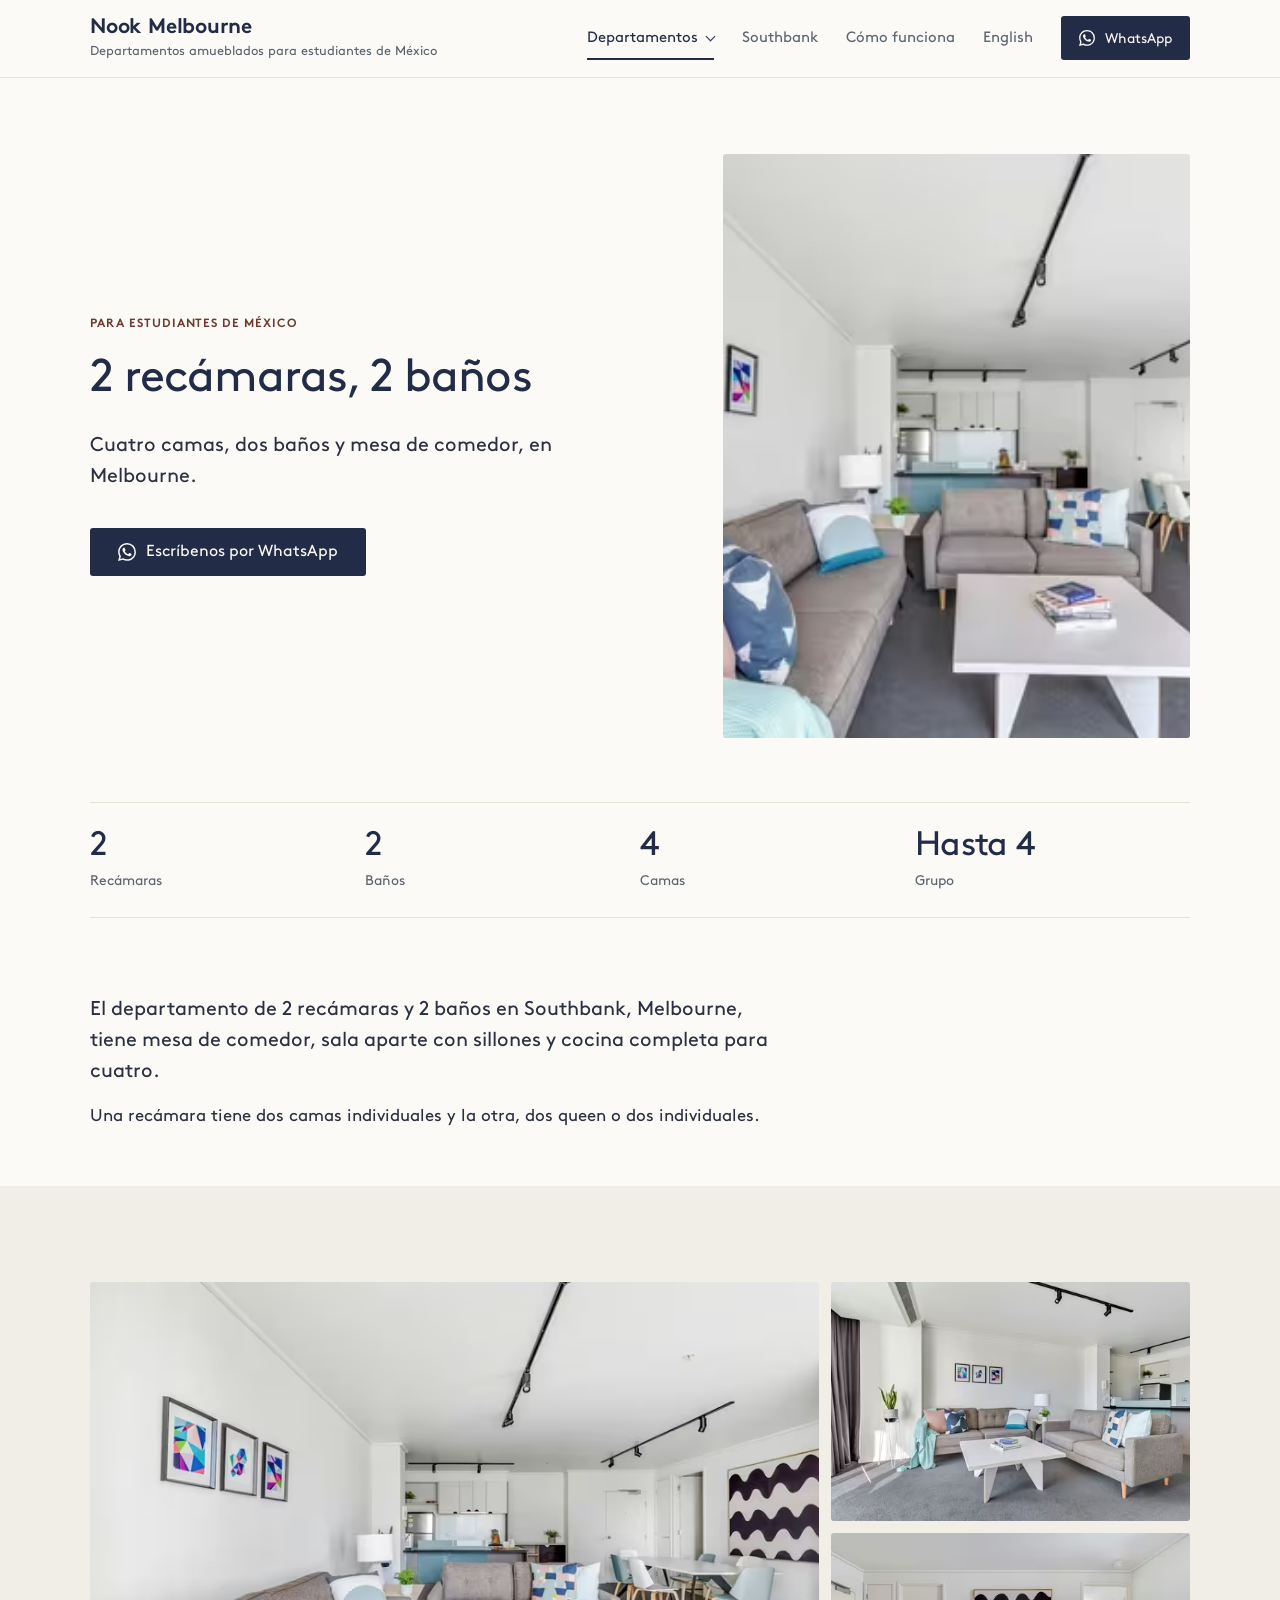
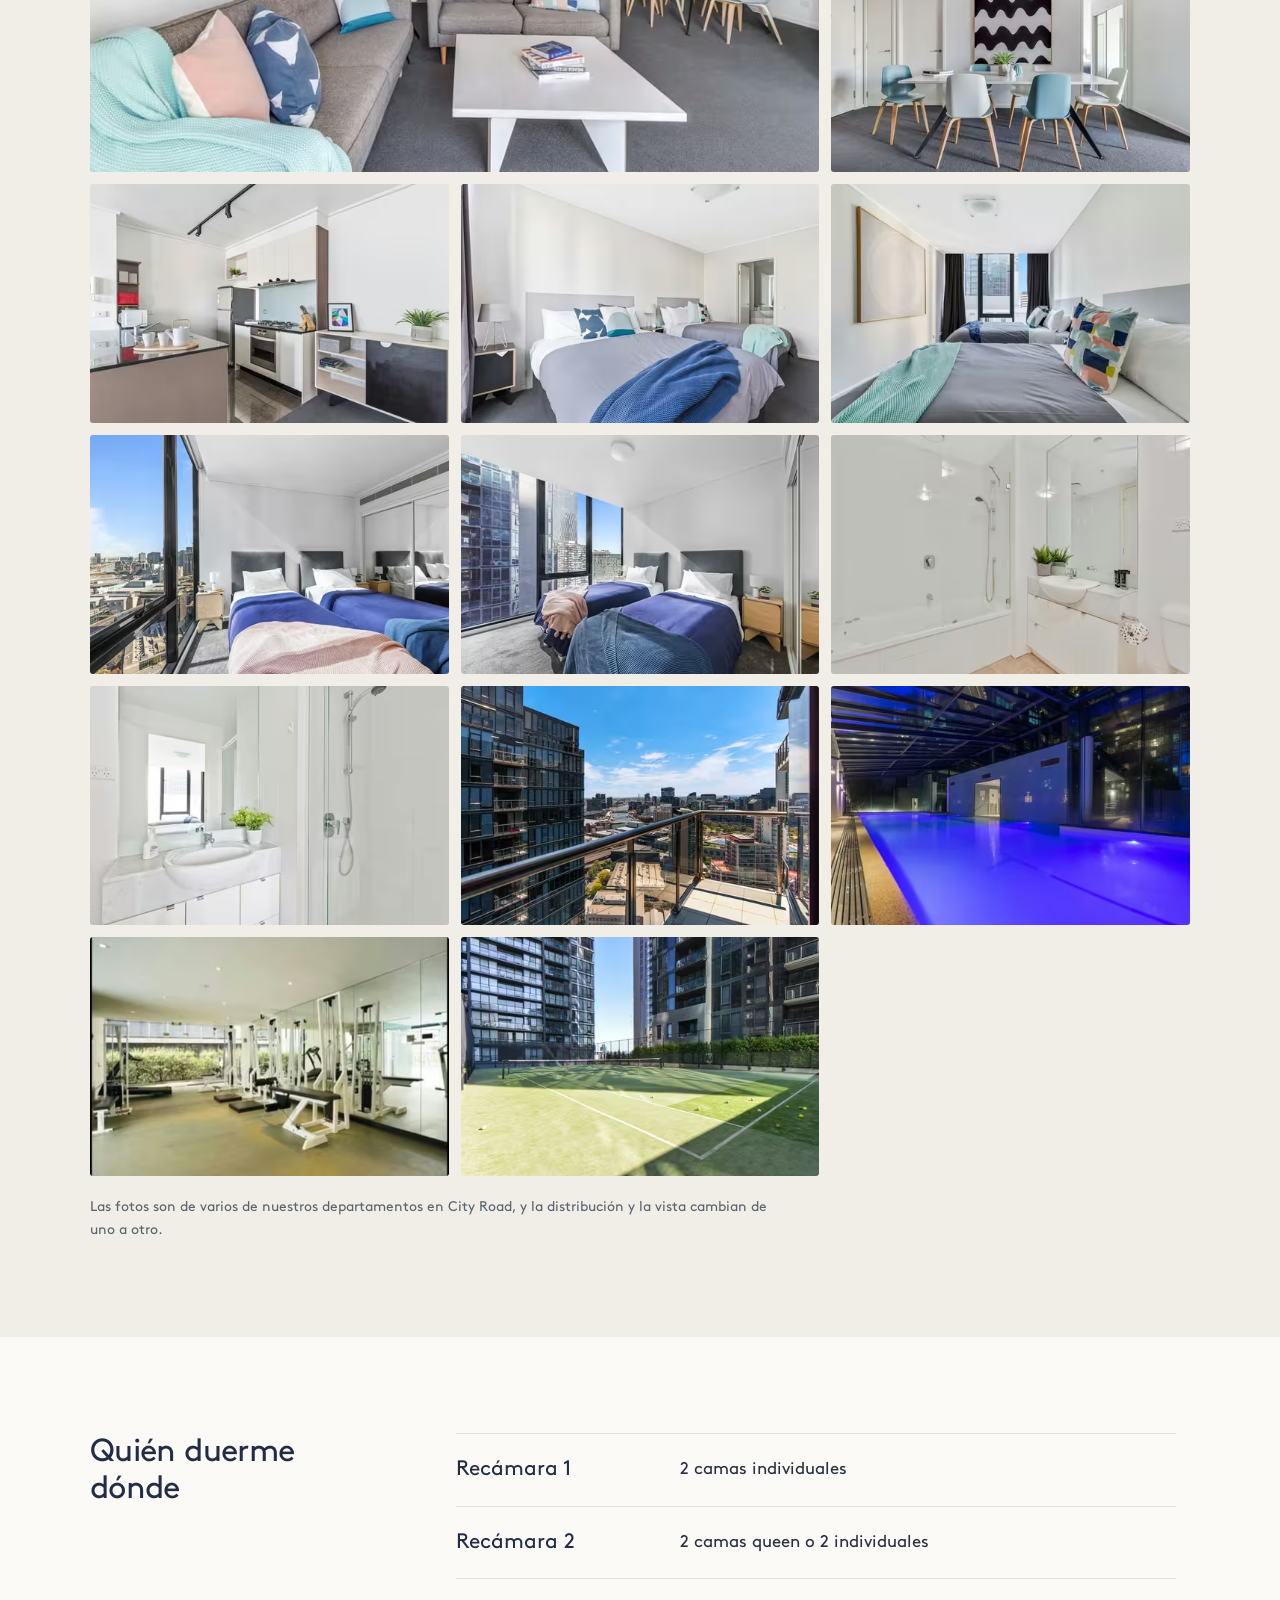
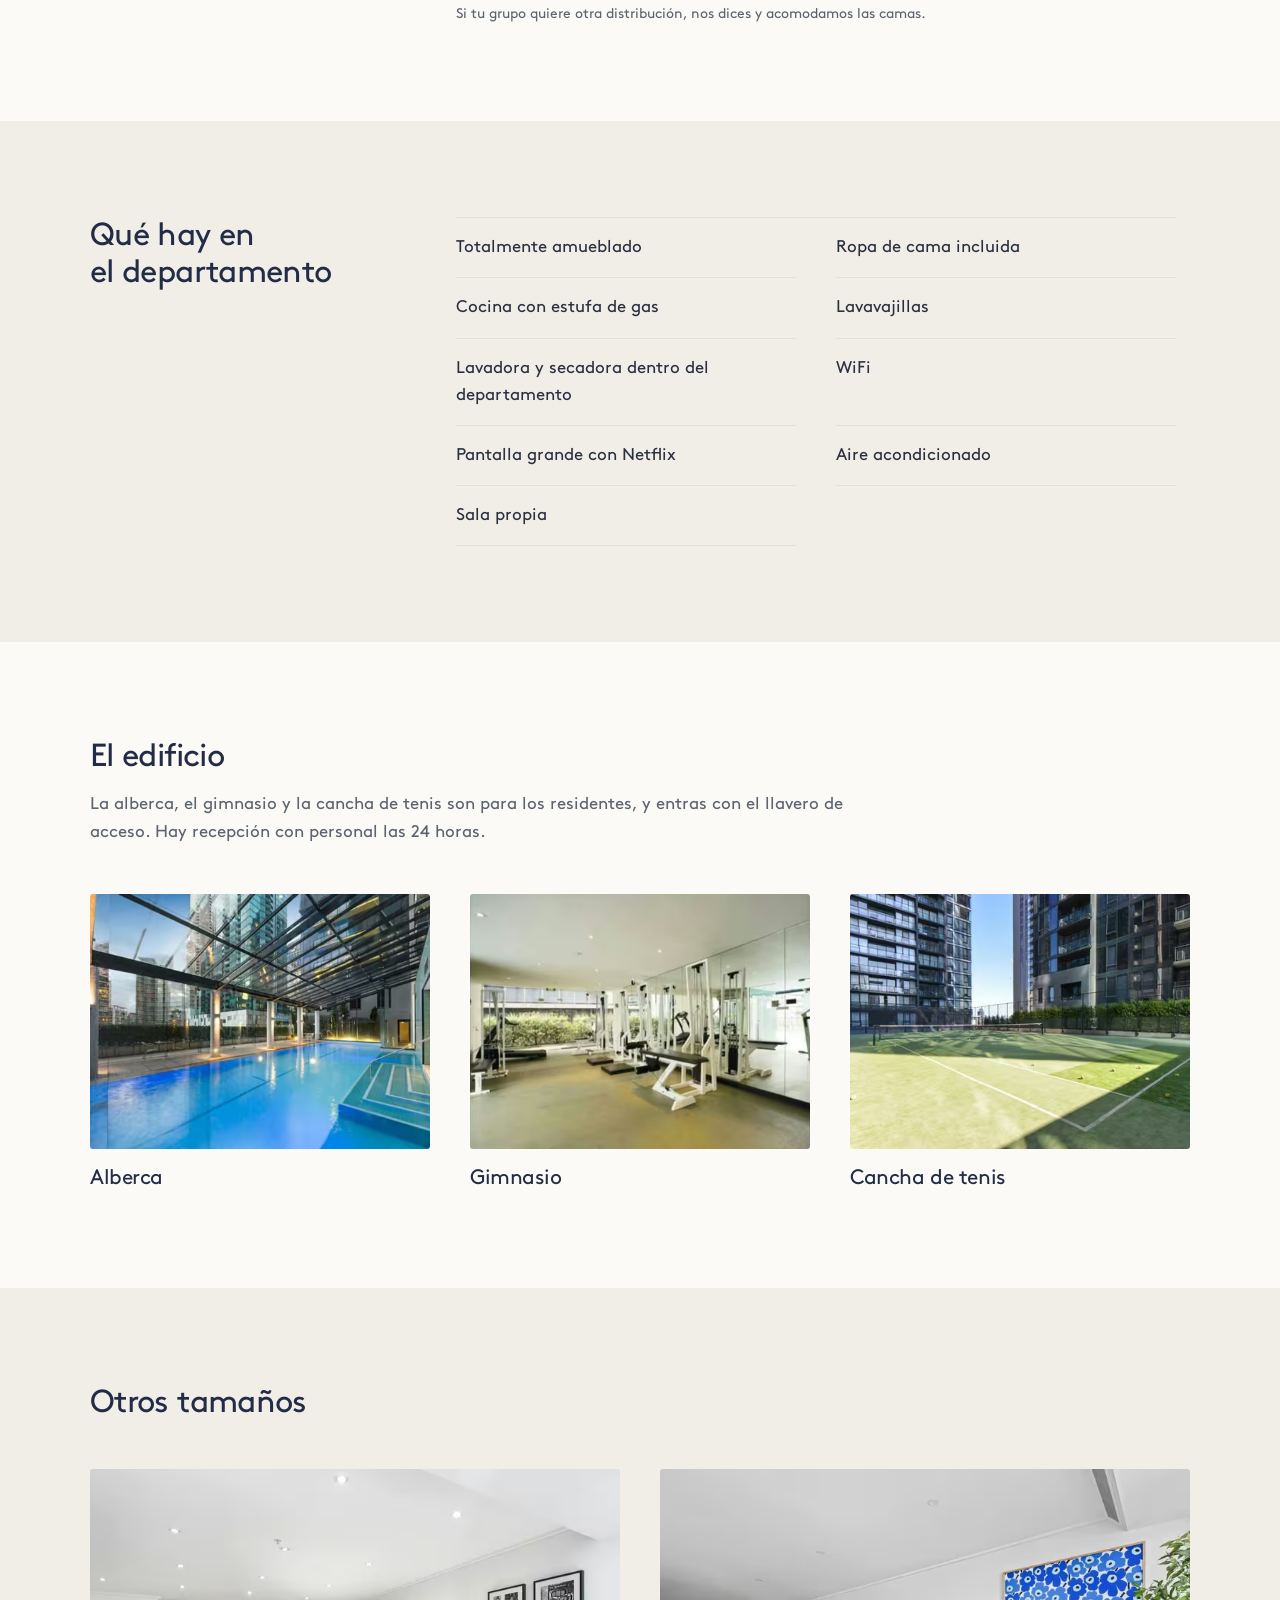
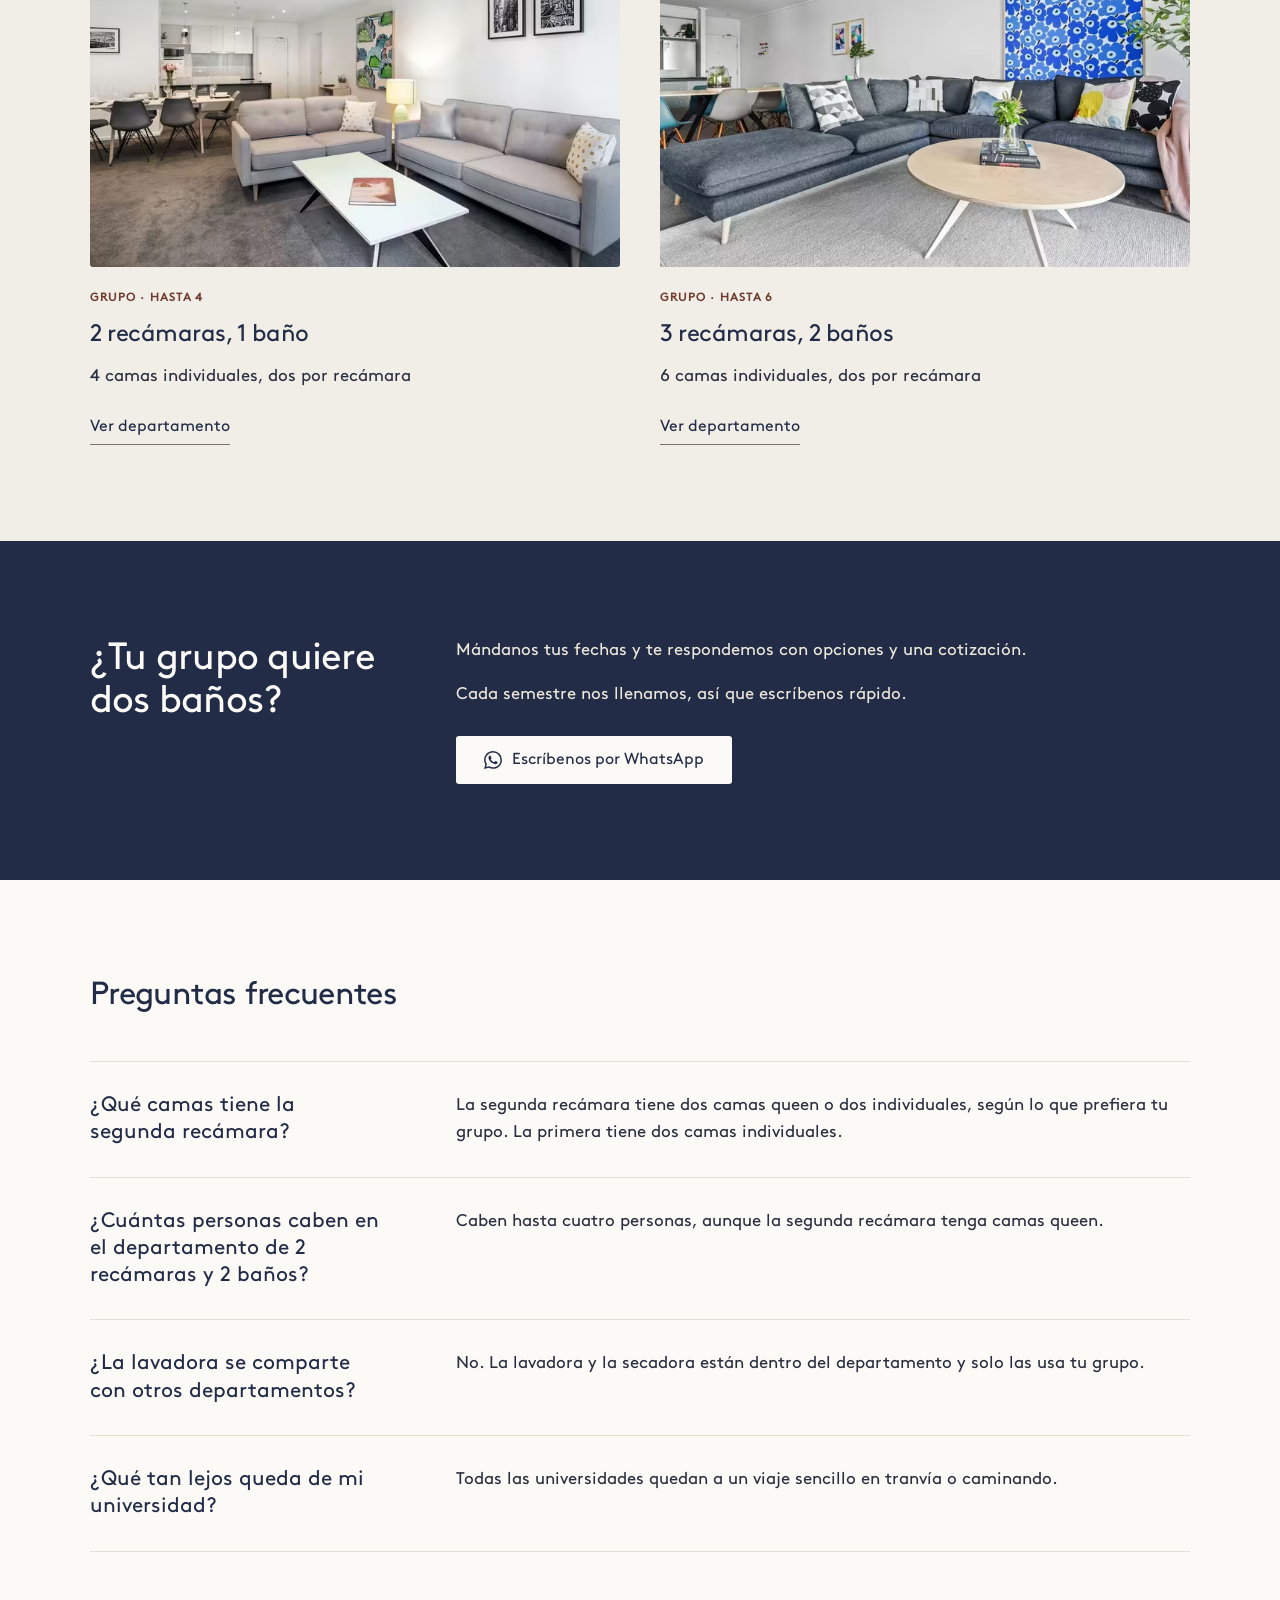
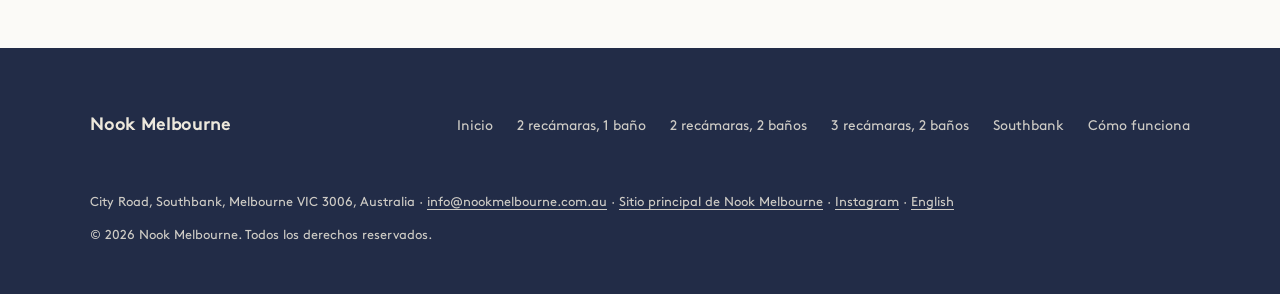
<file: 2-recamaras-2-banos/index.html>
<!doctype html>
<html lang="es-MX">
<head>
<meta charset="utf-8">
<meta name="viewport" content="width=device-width, initial-scale=1">
<title>Departamento de 2 recámaras y 2 baños en Melbourne</title>
<meta name="description" content="Departamento amueblado de 2 recámaras y 2 baños en Southbank, Melbourne, con sala, comedor y cuatro camas para estudiantes de México que vienen un semestre.">
<link rel="canonical" href="https://nookmelbourne.mx/2-recamaras-2-banos/">
<link rel="alternate" hreflang="es-MX" href="https://nookmelbourne.mx/2-recamaras-2-banos/">
<link rel="alternate" hreflang="es" href="https://nookmelbourne.mx/2-recamaras-2-banos/">
<link rel="alternate" hreflang="en" href="https://nookmelbourne.mx/en/2-bedroom-2-bathroom/">
<link rel="alternate" hreflang="x-default" href="https://nookmelbourne.mx/2-recamaras-2-banos/">
<meta property="og:type" content="website">
<meta property="og:site_name" content="Nook Melbourne">
<meta property="og:title" content="Departamento de 2 recámaras y 2 baños en Melbourne">
<meta property="og:description" content="Departamento amueblado de 2 recámaras y 2 baños en Southbank, Melbourne, con sala, comedor y cuatro camas para estudiantes de México que vienen un semestre.">
<meta property="og:url" content="https://nookmelbourne.mx/2-recamaras-2-banos/">
<meta property="og:image" content="https://nookmelbourne.mx/img/og-360ef8161b.jpg">
<meta property="og:image:width" content="1200">
<meta property="og:image:height" content="630">
<meta property="og:locale" content="es_MX">
<meta property="og:locale:alternate" content="en_AU">
<meta name="twitter:card" content="summary_large_image">
<meta name="twitter:title" content="Departamento de 2 recámaras y 2 baños en Melbourne">
<meta name="twitter:description" content="Departamento amueblado de 2 recámaras y 2 baños en Southbank, Melbourne, con sala, comedor y cuatro camas para estudiantes de México que vienen un semestre.">
<meta name="twitter:image" content="https://nookmelbourne.mx/img/og-360ef8161b.jpg">
<meta name="theme-color" content="#FBFAF7">
<link rel="icon" href="/favicon.svg" type="image/svg+xml">
<link rel="preload" href="/assets/fonts/brown-regular-5.9a13184d.woff2" as="font" type="font/woff2" crossorigin>
<link rel="preload" href="/assets/fonts/brown-bold-6.a865403e.woff2" as="font" type="font/woff2" crossorigin>
<link rel="preload" as="image" type="image/avif" imagesrcset="/img/360ef8161b-480.avif 480w, /img/360ef8161b-800.avif 800w, /img/360ef8161b-1200.avif 1200w" imagesizes="(min-width: 1180px) 467px, (min-width: 961px) 40vw, (min-width: 721px) calc(100vw - 80px), calc(100vw - 40px)" fetchpriority="high">
<link rel="stylesheet" href="/assets/site.3c123c33.css">
<script type="application/ld+json">{"@context":"https://schema.org","@graph":[{"@type":"Organization","@id":"https://nookmelbourne.mx/#org","name":"Nook Melbourne","url":"https://nookmelbourne.com.au/","email":"info@nookmelbourne.com.au","sameAs":["https://nookmelbourne.com.au/","https://www.instagram.com/nookmelbourne/"]},{"@type":"WebSite","@id":"https://nookmelbourne.mx/#website","url":"https://nookmelbourne.mx/","name":"Nook Melbourne","inLanguage":"es-MX","publisher":{"@id":"https://nookmelbourne.mx/#org"}},{"@type":"BreadcrumbList","@id":"https://nookmelbourne.mx/2-recamaras-2-banos/#breadcrumb","itemListElement":[{"@type":"ListItem","position":1,"name":"Inicio","item":"https://nookmelbourne.mx/"},{"@type":"ListItem","position":2,"name":"2 recámaras, 2 baños","item":"https://nookmelbourne.mx/2-recamaras-2-banos/"}]},{"@type":"WebPage","@id":"https://nookmelbourne.mx/2-recamaras-2-banos/#webpage","url":"https://nookmelbourne.mx/2-recamaras-2-banos/","name":"Departamento de 2 recámaras y 2 baños en Melbourne","description":"Departamento amueblado de 2 recámaras y 2 baños en Southbank, Melbourne, con sala, comedor y cuatro camas para estudiantes de México que vienen un semestre.","inLanguage":"es-MX","isPartOf":{"@id":"https://nookmelbourne.mx/#website"},"breadcrumb":{"@id":"https://nookmelbourne.mx/2-recamaras-2-banos/#breadcrumb"},"primaryImageOfPage":{"@type":"ImageObject","url":"https://nookmelbourne.mx/img/og-360ef8161b.jpg"}},{"@type":"Apartment","@id":"https://nookmelbourne.mx/2-recamaras-2-banos/#apartment","name":"2 recámaras, 2 baños","description":"Departamento amueblado de 2 recámaras y 2 baños en Southbank, Melbourne, con sala, comedor y cuatro camas para estudiantes de México que vienen un semestre.","url":"https://nookmelbourne.mx/2-recamaras-2-banos/","image":"https://nookmelbourne.mx/img/og-360ef8161b.jpg","numberOfBedrooms":2,"numberOfBathroomsTotal":2,"occupancy":{"@type":"QuantitativeValue","maxValue":4,"unitCode":"C62"},"bed":[{"@type":"BedDetails","typeOfBed":"Individual","numberOfBeds":2},{"@type":"BedDetails","typeOfBed":"Queen o individual","numberOfBeds":2}],"amenityFeature":[{"@type":"LocationFeatureSpecification","name":"Totalmente amueblado","value":true},{"@type":"LocationFeatureSpecification","name":"Ropa de cama incluida","value":true},{"@type":"LocationFeatureSpecification","name":"Cocina con estufa de gas","value":true},{"@type":"LocationFeatureSpecification","name":"Lavavajillas","value":true},{"@type":"LocationFeatureSpecification","name":"Lavadora y secadora dentro del departamento","value":true},{"@type":"LocationFeatureSpecification","name":"WiFi","value":true},{"@type":"LocationFeatureSpecification","name":"Pantalla grande con Netflix","value":true},{"@type":"LocationFeatureSpecification","name":"Aire acondicionado","value":true},{"@type":"LocationFeatureSpecification","name":"Sala propia","value":true},{"@type":"LocationFeatureSpecification","name":"Alberca","value":true},{"@type":"LocationFeatureSpecification","name":"Gimnasio","value":true},{"@type":"LocationFeatureSpecification","name":"Cancha de tenis","value":true}],"containedInPlace":{"@type":"LodgingBusiness","@id":"https://nookmelbourne.mx/#lodging","name":"Nook Melbourne","address":{"@type":"PostalAddress","streetAddress":"City Road","addressLocality":"Southbank","addressRegion":"VIC","postalCode":"3006","addressCountry":"AU"}}},{"@type":"FAQPage","@id":"https://nookmelbourne.mx/2-recamaras-2-banos/#faq","mainEntity":[{"@type":"Question","name":"¿Qué camas tiene la segunda recámara?","acceptedAnswer":{"@type":"Answer","text":"La segunda recámara tiene dos camas queen o dos individuales, según lo que prefiera tu grupo. La primera tiene dos camas individuales."}},{"@type":"Question","name":"¿Cuántas personas caben en el departamento de 2 recámaras y 2 baños?","acceptedAnswer":{"@type":"Answer","text":"Caben hasta cuatro personas, aunque la segunda recámara tenga camas queen."}},{"@type":"Question","name":"¿La lavadora se comparte con otros departamentos?","acceptedAnswer":{"@type":"Answer","text":"No. La lavadora y la secadora están dentro del departamento y solo las usa tu grupo."}},{"@type":"Question","name":"¿Qué tan lejos queda de mi universidad?","acceptedAnswer":{"@type":"Answer","text":"Todas las universidades quedan a un viaje sencillo en tranvía o caminando."}}]}]}</script>
</head>
<body>
<a class="skip-link" href="#main">Saltar al contenido</a>
<header class="site">
  <div class="masthead">
    <a class="wordmark" href="/"><span class="wm">Nook Melbourne</span><span class="wm-sub">Departamentos amueblados para estudiantes de México</span></a>
    <nav class="site-nav" aria-label="Navegación principal">
      <ul>
        <li>
          <details class="dd">
            <summary class="is-current">Departamentos</summary>
            <ul class="dd-panel">
              <li><a href="/2-recamaras-1-bano/">2 recámaras, 1 baño</a></li>
              <li><a href="/2-recamaras-2-banos/" aria-current="page">2 recámaras, 2 baños</a></li>
              <li><a href="/3-recamaras-2-banos/">3 recámaras, 2 baños</a></li>
            </ul>
          </details>
        </li>
        <li><a href="/southbank/">Southbank</a></li>
        <li><a href="/como-funciona/">Cómo funciona</a></li>
        <li><a href="/en/2-bedroom-2-bathroom/" hreflang="en-AU" lang="en-AU" aria-label="Read this page in English">English</a></li>
        <li><a class="btn" href="https://wa.me/61452669352?text=Hola%2C%20me%20interesa%20el%20departamento%20de%202%20rec%C3%A1maras%20y%202%20ba%C3%B1os%20en%20Melbourne.%20Somos%20%5Bn%C3%BAmero%5D%20estudiantes%2C%20del%20%5Bfecha%20de%20llegada%5D%20al%20%5Bfecha%20de%20salida%5D." target="_blank" rel="noopener"><svg viewBox="0 0 24 24" aria-hidden="true" focusable="false"><path d="M17.472 14.382c-.297-.149-1.758-.867-2.03-.967-.273-.099-.471-.148-.67.15-.197.297-.767.966-.94 1.164-.173.199-.347.223-.644.075-.297-.15-1.255-.463-2.39-1.475-.883-.788-1.48-1.761-1.653-2.059-.173-.297-.018-.458.13-.606.134-.133.298-.347.446-.52.149-.174.198-.298.298-.497.099-.198.05-.371-.025-.52-.075-.149-.669-1.612-.916-2.207-.242-.579-.487-.5-.669-.51-.173-.008-.371-.01-.57-.01-.198 0-.52.074-.792.372-.272.297-1.04 1.016-1.04 2.479 0 1.462 1.065 2.875 1.213 3.074.149.198 2.096 3.2 5.077 4.487.709.306 1.262.489 1.694.625.712.227 1.36.195 1.871.118.571-.085 1.758-.719 2.006-1.413.248-.694.248-1.289.173-1.413-.074-.124-.272-.198-.57-.347m-5.421 7.403h-.004a9.87 9.87 0 0 1-5.031-1.378l-.361-.214-3.741.982.998-3.648-.235-.374a9.86 9.86 0 0 1-1.51-5.26c.001-5.45 4.436-9.884 9.888-9.884 2.64 0 5.122 1.03 6.988 2.898a9.825 9.825 0 0 1 2.893 6.994c-.003 5.45-4.437 9.884-9.885 9.884m8.413-18.297A11.815 11.815 0 0 0 12.05 0C5.495 0 .16 5.335.157 11.892c0 2.096.547 4.142 1.588 5.945L.057 24l6.305-1.654a11.882 11.882 0 0 0 5.683 1.448h.005c6.554 0 11.89-5.335 11.893-11.893a11.821 11.821 0 0 0-3.48-8.413Z"/></svg><span>WhatsApp</span></a></li>
      </ul>
    </nav>
    <details class="nav-mob">
      <summary><span>Menú</span><span class="burger" aria-hidden="true"></span></summary>
      <nav aria-label="Navegación principal">
        <p class="micro">Departamentos</p>
        <ul>
              <li><a href="/2-recamaras-1-bano/">2 recámaras, 1 baño</a></li>
              <li><a href="/2-recamaras-2-banos/" aria-current="page">2 recámaras, 2 baños</a></li>
              <li><a href="/3-recamaras-2-banos/">3 recámaras, 2 baños</a></li>
        </ul>
        <ul>
          <li><a href="/southbank/">Southbank</a></li>
          <li><a href="/como-funciona/">Cómo funciona</a></li>
          <li><a href="/en/2-bedroom-2-bathroom/" hreflang="en-AU" lang="en-AU" aria-label="Read this page in English">English</a></li>
        </ul>
        <p class="nav-mob-cta"><a class="btn" href="https://wa.me/61452669352?text=Hola%2C%20me%20interesa%20el%20departamento%20de%202%20rec%C3%A1maras%20y%202%20ba%C3%B1os%20en%20Melbourne.%20Somos%20%5Bn%C3%BAmero%5D%20estudiantes%2C%20del%20%5Bfecha%20de%20llegada%5D%20al%20%5Bfecha%20de%20salida%5D." target="_blank" rel="noopener"><svg viewBox="0 0 24 24" aria-hidden="true" focusable="false"><path d="M17.472 14.382c-.297-.149-1.758-.867-2.03-.967-.273-.099-.471-.148-.67.15-.197.297-.767.966-.94 1.164-.173.199-.347.223-.644.075-.297-.15-1.255-.463-2.39-1.475-.883-.788-1.48-1.761-1.653-2.059-.173-.297-.018-.458.13-.606.134-.133.298-.347.446-.52.149-.174.198-.298.298-.497.099-.198.05-.371-.025-.52-.075-.149-.669-1.612-.916-2.207-.242-.579-.487-.5-.669-.51-.173-.008-.371-.01-.57-.01-.198 0-.52.074-.792.372-.272.297-1.04 1.016-1.04 2.479 0 1.462 1.065 2.875 1.213 3.074.149.198 2.096 3.2 5.077 4.487.709.306 1.262.489 1.694.625.712.227 1.36.195 1.871.118.571-.085 1.758-.719 2.006-1.413.248-.694.248-1.289.173-1.413-.074-.124-.272-.198-.57-.347m-5.421 7.403h-.004a9.87 9.87 0 0 1-5.031-1.378l-.361-.214-3.741.982.998-3.648-.235-.374a9.86 9.86 0 0 1-1.51-5.26c.001-5.45 4.436-9.884 9.888-9.884 2.64 0 5.122 1.03 6.988 2.898a9.825 9.825 0 0 1 2.893 6.994c-.003 5.45-4.437 9.884-9.885 9.884m8.413-18.297A11.815 11.815 0 0 0 12.05 0C5.495 0 .16 5.335.157 11.892c0 2.096.547 4.142 1.588 5.945L.057 24l6.305-1.654a11.882 11.882 0 0 0 5.683 1.448h.005c6.554 0 11.89-5.335 11.893-11.893a11.821 11.821 0 0 0-3.48-8.413Z"/></svg><span>Escríbenos por WhatsApp</span></a></p>
      </nav>
    </details>
  </div>
</header>

<main id="main" tabindex="-1">
<section class="hero ground-linen">
  <div class="wrap">
    <div class="hero-grid">
      <div class="hero-text rise">
        <p class="micro">Para estudiantes de México</p>
        <h1>2&nbsp;recámaras, 2&nbsp;baños</h1>
        <p class="lead">Cuatro camas, dos baños y mesa de comedor, en Melbourne.</p>

        <p class="actions"><a class="btn" href="https://wa.me/61452669352?text=Hola%2C%20me%20interesa%20el%20departamento%20de%202%20rec%C3%A1maras%20y%202%20ba%C3%B1os%20en%20Melbourne.%20Somos%20%5Bn%C3%BAmero%5D%20estudiantes%2C%20del%20%5Bfecha%20de%20llegada%5D%20al%20%5Bfecha%20de%20salida%5D." target="_blank" rel="noopener"><svg viewBox="0 0 24 24" aria-hidden="true" focusable="false"><path d="M17.472 14.382c-.297-.149-1.758-.867-2.03-.967-.273-.099-.471-.148-.67.15-.197.297-.767.966-.94 1.164-.173.199-.347.223-.644.075-.297-.15-1.255-.463-2.39-1.475-.883-.788-1.48-1.761-1.653-2.059-.173-.297-.018-.458.13-.606.134-.133.298-.347.446-.52.149-.174.198-.298.298-.497.099-.198.05-.371-.025-.52-.075-.149-.669-1.612-.916-2.207-.242-.579-.487-.5-.669-.51-.173-.008-.371-.01-.57-.01-.198 0-.52.074-.792.372-.272.297-1.04 1.016-1.04 2.479 0 1.462 1.065 2.875 1.213 3.074.149.198 2.096 3.2 5.077 4.487.709.306 1.262.489 1.694.625.712.227 1.36.195 1.871.118.571-.085 1.758-.719 2.006-1.413.248-.694.248-1.289.173-1.413-.074-.124-.272-.198-.57-.347m-5.421 7.403h-.004a9.87 9.87 0 0 1-5.031-1.378l-.361-.214-3.741.982.998-3.648-.235-.374a9.86 9.86 0 0 1-1.51-5.26c.001-5.45 4.436-9.884 9.888-9.884 2.64 0 5.122 1.03 6.988 2.898a9.825 9.825 0 0 1 2.893 6.994c-.003 5.45-4.437 9.884-9.885 9.884m8.413-18.297A11.815 11.815 0 0 0 12.05 0C5.495 0 .16 5.335.157 11.892c0 2.096.547 4.142 1.588 5.945L.057 24l6.305-1.654a11.882 11.882 0 0 0 5.683 1.448h.005c6.554 0 11.89-5.335 11.893-11.893a11.821 11.821 0 0 0-3.48-8.413Z"/></svg><span>Escríbenos por WhatsApp</span></a></p>
      </div>
      <figure class="media r45 rise-2"><div class="frame"><picture><source type="image/avif" srcset="/img/360ef8161b-480.avif 480w, /img/360ef8161b-800.avif 800w, /img/360ef8161b-1200.avif 1200w" sizes="(min-width: 1180px) 467px, (min-width: 961px) 40vw, (min-width: 721px) calc(100vw - 80px), calc(100vw - 40px)"><source type="image/webp" srcset="/img/360ef8161b-480.webp 480w, /img/360ef8161b-800.webp 800w, /img/360ef8161b-1200.webp 1200w" sizes="(min-width: 1180px) 467px, (min-width: 961px) 40vw, (min-width: 721px) calc(100vw - 80px), calc(100vw - 40px)"><img src="/img/360ef8161b-800.jpg" srcset="/img/360ef8161b-480.jpg 480w, /img/360ef8161b-800.jpg 800w, /img/360ef8161b-1200.jpg 1200w" sizes="(min-width: 1180px) 467px, (min-width: 961px) 40vw, (min-width: 721px) calc(100vw - 80px), calc(100vw - 40px)" width="1200" height="800" alt="Sala amplia con sofás, comedor y cocina al fondo" loading="eager" fetchpriority="high" decoding="async"></picture></div></figure>
    </div>
    <dl class="facts">
      <div><dt>Recámaras</dt><dd>2</dd></div>
      <div><dt>Baños</dt><dd>2</dd></div>
      <div><dt>Camas</dt><dd>4</dd></div>
      <div><dt>Grupo</dt><dd>Hasta 4</dd></div>
    </dl>
  </div>
</section>

<section class="ground-linen cont tight">
  <div class="wrap">

    <div class="prose">
      <p class="lead">El departamento de 2 recámaras y 2 baños en Southbank, Melbourne, tiene mesa de comedor, sala aparte con sillones y cocina completa para cuatro.</p>
      <p>Una recámara tiene dos camas individuales y la otra, dos queen o dos individuales.</p>
    </div>
  </div>
</section>

<section class="ground-deep" aria-label="Galería de fotos">
  <div class="wrap">

    <div class="gallery" data-gallery data-label="Galería de fotos" data-close="Cerrar" data-next="Siguiente foto" data-prev="Foto anterior">
      <figure class="g-item"><a class="g-frame" href="/img/360ef8161b-1200.jpg" data-full><picture><source type="image/avif" srcset="/img/360ef8161b-480.avif 480w, /img/360ef8161b-800.avif 800w, /img/360ef8161b-1200.avif 1200w" sizes="(min-width: 1180px) 730px, (min-width: 961px) 62vw, (min-width: 721px) calc(100vw - 80px), calc(100vw - 40px)"><source type="image/webp" srcset="/img/360ef8161b-480.webp 480w, /img/360ef8161b-800.webp 800w, /img/360ef8161b-1200.webp 1200w" sizes="(min-width: 1180px) 730px, (min-width: 961px) 62vw, (min-width: 721px) calc(100vw - 80px), calc(100vw - 40px)"><img src="/img/360ef8161b-800.jpg" srcset="/img/360ef8161b-480.jpg 480w, /img/360ef8161b-800.jpg 800w, /img/360ef8161b-1200.jpg 1200w" sizes="(min-width: 1180px) 730px, (min-width: 961px) 62vw, (min-width: 721px) calc(100vw - 80px), calc(100vw - 40px)" width="1200" height="800" alt="Sala amplia con sofás, comedor y cocina al fondo" loading="lazy" decoding="async"></picture></a></figure>
      <figure class="g-item"><a class="g-frame" href="/img/ed9c10ac8e-1200.jpg" data-full><picture><source type="image/avif" srcset="/img/ed9c10ac8e-480.avif 480w, /img/ed9c10ac8e-800.avif 800w, /img/ed9c10ac8e-1200.avif 1200w" sizes="(min-width: 1180px) 360px, (min-width: 961px) 30vw, (min-width: 721px) calc(50vw - 46px), calc(50vw - 26px)"><source type="image/webp" srcset="/img/ed9c10ac8e-480.webp 480w, /img/ed9c10ac8e-800.webp 800w, /img/ed9c10ac8e-1200.webp 1200w" sizes="(min-width: 1180px) 360px, (min-width: 961px) 30vw, (min-width: 721px) calc(50vw - 46px), calc(50vw - 26px)"><img src="/img/ed9c10ac8e-800.jpg" srcset="/img/ed9c10ac8e-480.jpg 480w, /img/ed9c10ac8e-800.jpg 800w, /img/ed9c10ac8e-1200.jpg 1200w" sizes="(min-width: 1180px) 360px, (min-width: 961px) 30vw, (min-width: 721px) calc(50vw - 46px), calc(50vw - 26px)" width="1200" height="800" alt="Sala con dos sofás y mesa de centro" loading="lazy" decoding="async"></picture></a></figure>
      <figure class="g-item"><a class="g-frame" href="/img/a2a88deeb7-1200.jpg" data-full><picture><source type="image/avif" srcset="/img/a2a88deeb7-480.avif 480w, /img/a2a88deeb7-800.avif 800w, /img/a2a88deeb7-1200.avif 1200w" sizes="(min-width: 1180px) 360px, (min-width: 961px) 30vw, (min-width: 721px) calc(50vw - 46px), calc(50vw - 26px)"><source type="image/webp" srcset="/img/a2a88deeb7-480.webp 480w, /img/a2a88deeb7-800.webp 800w, /img/a2a88deeb7-1200.webp 1200w" sizes="(min-width: 1180px) 360px, (min-width: 961px) 30vw, (min-width: 721px) calc(50vw - 46px), calc(50vw - 26px)"><img src="/img/a2a88deeb7-800.jpg" srcset="/img/a2a88deeb7-480.jpg 480w, /img/a2a88deeb7-800.jpg 800w, /img/a2a88deeb7-1200.jpg 1200w" sizes="(min-width: 1180px) 360px, (min-width: 961px) 30vw, (min-width: 721px) calc(50vw - 46px), calc(50vw - 26px)" width="1200" height="800" alt="Comedor con seis sillas" loading="lazy" decoding="async"></picture></a></figure>
      <figure class="g-item"><a class="g-frame" href="/img/1903c2408c-1200.jpg" data-full><picture><source type="image/avif" srcset="/img/1903c2408c-480.avif 480w, /img/1903c2408c-800.avif 800w, /img/1903c2408c-1200.avif 1200w" sizes="(min-width: 1180px) 360px, (min-width: 961px) 30vw, (min-width: 721px) calc(50vw - 46px), calc(50vw - 26px)"><source type="image/webp" srcset="/img/1903c2408c-480.webp 480w, /img/1903c2408c-800.webp 800w, /img/1903c2408c-1200.webp 1200w" sizes="(min-width: 1180px) 360px, (min-width: 961px) 30vw, (min-width: 721px) calc(50vw - 46px), calc(50vw - 26px)"><img src="/img/1903c2408c-800.jpg" srcset="/img/1903c2408c-480.jpg 480w, /img/1903c2408c-800.jpg 800w, /img/1903c2408c-1200.jpg 1200w" sizes="(min-width: 1180px) 360px, (min-width: 961px) 30vw, (min-width: 721px) calc(50vw - 46px), calc(50vw - 26px)" width="1200" height="800" alt="Cocina con horno, estufa y barra" loading="lazy" decoding="async"></picture></a></figure>
      <figure class="g-item"><a class="g-frame" href="/img/d04ff39fe8-1200.jpg" data-full><picture><source type="image/avif" srcset="/img/d04ff39fe8-480.avif 480w, /img/d04ff39fe8-800.avif 800w, /img/d04ff39fe8-1200.avif 1200w" sizes="(min-width: 1180px) 360px, (min-width: 961px) 30vw, (min-width: 721px) calc(50vw - 46px), calc(50vw - 26px)"><source type="image/webp" srcset="/img/d04ff39fe8-480.webp 480w, /img/d04ff39fe8-800.webp 800w, /img/d04ff39fe8-1200.webp 1200w" sizes="(min-width: 1180px) 360px, (min-width: 961px) 30vw, (min-width: 721px) calc(50vw - 46px), calc(50vw - 26px)"><img src="/img/d04ff39fe8-800.jpg" srcset="/img/d04ff39fe8-480.jpg 480w, /img/d04ff39fe8-800.jpg 800w, /img/d04ff39fe8-1200.jpg 1200w" sizes="(min-width: 1180px) 360px, (min-width: 961px) 30vw, (min-width: 721px) calc(50vw - 46px), calc(50vw - 26px)" width="1200" height="800" alt="Recámara con dos camas queen y baño propio" loading="lazy" decoding="async"></picture></a></figure>
      <figure class="g-item"><a class="g-frame" href="/img/7b81531fbe-1200.jpg" data-full><picture><source type="image/avif" srcset="/img/7b81531fbe-480.avif 480w, /img/7b81531fbe-800.avif 800w, /img/7b81531fbe-1200.avif 1200w" sizes="(min-width: 1180px) 360px, (min-width: 961px) 30vw, (min-width: 721px) calc(50vw - 46px), calc(50vw - 26px)"><source type="image/webp" srcset="/img/7b81531fbe-480.webp 480w, /img/7b81531fbe-800.webp 800w, /img/7b81531fbe-1200.webp 1200w" sizes="(min-width: 1180px) 360px, (min-width: 961px) 30vw, (min-width: 721px) calc(50vw - 46px), calc(50vw - 26px)"><img src="/img/7b81531fbe-800.jpg" srcset="/img/7b81531fbe-480.jpg 480w, /img/7b81531fbe-800.jpg 800w, /img/7b81531fbe-1200.jpg 1200w" sizes="(min-width: 1180px) 360px, (min-width: 961px) 30vw, (min-width: 721px) calc(50vw - 46px), calc(50vw - 26px)" width="1200" height="800" alt="Dos camas queen junto a la ventana" loading="lazy" decoding="async"></picture></a></figure>
      <figure class="g-item"><a class="g-frame" href="/img/4e7b4d5aeb-1200.jpg" data-full><picture><source type="image/avif" srcset="/img/4e7b4d5aeb-480.avif 480w, /img/4e7b4d5aeb-800.avif 800w, /img/4e7b4d5aeb-1200.avif 1200w" sizes="(min-width: 1180px) 360px, (min-width: 961px) 30vw, (min-width: 721px) calc(50vw - 46px), calc(50vw - 26px)"><source type="image/webp" srcset="/img/4e7b4d5aeb-480.webp 480w, /img/4e7b4d5aeb-800.webp 800w, /img/4e7b4d5aeb-1200.webp 1200w" sizes="(min-width: 1180px) 360px, (min-width: 961px) 30vw, (min-width: 721px) calc(50vw - 46px), calc(50vw - 26px)"><img src="/img/4e7b4d5aeb-800.jpg" srcset="/img/4e7b4d5aeb-480.jpg 480w, /img/4e7b4d5aeb-800.jpg 800w, /img/4e7b4d5aeb-1200.jpg 1200w" sizes="(min-width: 1180px) 360px, (min-width: 961px) 30vw, (min-width: 721px) calc(50vw - 46px), calc(50vw - 26px)" width="1200" height="800" alt="Recámara con dos camas individuales y vista a la ciudad" loading="lazy" decoding="async"></picture></a></figure>
      <figure class="g-item"><a class="g-frame" href="/img/55effa26e4-1200.jpg" data-full><picture><source type="image/avif" srcset="/img/55effa26e4-480.avif 480w, /img/55effa26e4-800.avif 800w, /img/55effa26e4-1200.avif 1200w" sizes="(min-width: 1180px) 360px, (min-width: 961px) 30vw, (min-width: 721px) calc(50vw - 46px), calc(50vw - 26px)"><source type="image/webp" srcset="/img/55effa26e4-480.webp 480w, /img/55effa26e4-800.webp 800w, /img/55effa26e4-1200.webp 1200w" sizes="(min-width: 1180px) 360px, (min-width: 961px) 30vw, (min-width: 721px) calc(50vw - 46px), calc(50vw - 26px)"><img src="/img/55effa26e4-800.jpg" srcset="/img/55effa26e4-480.jpg 480w, /img/55effa26e4-800.jpg 800w, /img/55effa26e4-1200.jpg 1200w" sizes="(min-width: 1180px) 360px, (min-width: 961px) 30vw, (min-width: 721px) calc(50vw - 46px), calc(50vw - 26px)" width="1200" height="800" alt="Dos camas individuales junto a la ventana" loading="lazy" decoding="async"></picture></a></figure>
      <figure class="g-item"><a class="g-frame" href="/img/e5ab9a4275-1200.jpg" data-full><picture><source type="image/avif" srcset="/img/e5ab9a4275-480.avif 480w, /img/e5ab9a4275-800.avif 800w, /img/e5ab9a4275-1200.avif 1200w" sizes="(min-width: 1180px) 360px, (min-width: 961px) 30vw, (min-width: 721px) calc(50vw - 46px), calc(50vw - 26px)"><source type="image/webp" srcset="/img/e5ab9a4275-480.webp 480w, /img/e5ab9a4275-800.webp 800w, /img/e5ab9a4275-1200.webp 1200w" sizes="(min-width: 1180px) 360px, (min-width: 961px) 30vw, (min-width: 721px) calc(50vw - 46px), calc(50vw - 26px)"><img src="/img/e5ab9a4275-800.jpg" srcset="/img/e5ab9a4275-480.jpg 480w, /img/e5ab9a4275-800.jpg 800w, /img/e5ab9a4275-1200.jpg 1200w" sizes="(min-width: 1180px) 360px, (min-width: 961px) 30vw, (min-width: 721px) calc(50vw - 46px), calc(50vw - 26px)" width="1200" height="800" alt="Baño con tina, regadera y lavabo" loading="lazy" decoding="async"></picture></a></figure>
      <figure class="g-item"><a class="g-frame" href="/img/ecf4639f80-1200.jpg" data-full><picture><source type="image/avif" srcset="/img/ecf4639f80-480.avif 480w, /img/ecf4639f80-800.avif 800w, /img/ecf4639f80-1200.avif 1200w" sizes="(min-width: 1180px) 360px, (min-width: 961px) 30vw, (min-width: 721px) calc(50vw - 46px), calc(50vw - 26px)"><source type="image/webp" srcset="/img/ecf4639f80-480.webp 480w, /img/ecf4639f80-800.webp 800w, /img/ecf4639f80-1200.webp 1200w" sizes="(min-width: 1180px) 360px, (min-width: 961px) 30vw, (min-width: 721px) calc(50vw - 46px), calc(50vw - 26px)"><img src="/img/ecf4639f80-800.jpg" srcset="/img/ecf4639f80-480.jpg 480w, /img/ecf4639f80-800.jpg 800w, /img/ecf4639f80-1200.jpg 1200w" sizes="(min-width: 1180px) 360px, (min-width: 961px) 30vw, (min-width: 721px) calc(50vw - 46px), calc(50vw - 26px)" width="1200" height="800" alt="Segundo baño con regadera" loading="lazy" decoding="async"></picture></a></figure>
      <figure class="g-item"><a class="g-frame" href="/img/644c784cc9-1200.jpg" data-full><picture><source type="image/avif" srcset="/img/644c784cc9-480.avif 480w, /img/644c784cc9-800.avif 800w, /img/644c784cc9-1200.avif 1200w" sizes="(min-width: 1180px) 360px, (min-width: 961px) 30vw, (min-width: 721px) calc(50vw - 46px), calc(50vw - 26px)"><source type="image/webp" srcset="/img/644c784cc9-480.webp 480w, /img/644c784cc9-800.webp 800w, /img/644c784cc9-1200.webp 1200w" sizes="(min-width: 1180px) 360px, (min-width: 961px) 30vw, (min-width: 721px) calc(50vw - 46px), calc(50vw - 26px)"><img src="/img/644c784cc9-800.jpg" srcset="/img/644c784cc9-480.jpg 480w, /img/644c784cc9-800.jpg 800w, /img/644c784cc9-1200.jpg 1200w" sizes="(min-width: 1180px) 360px, (min-width: 961px) 30vw, (min-width: 721px) calc(50vw - 46px), calc(50vw - 26px)" width="1200" height="801" alt="Balcón con vista sobre Southbank" loading="lazy" decoding="async"></picture></a></figure>
      <figure class="g-item"><a class="g-frame" href="/img/dc8eba75b1-1200.jpg" data-full><picture><source type="image/avif" srcset="/img/dc8eba75b1-480.avif 480w, /img/dc8eba75b1-800.avif 800w, /img/dc8eba75b1-1200.avif 1200w" sizes="(min-width: 1180px) 360px, (min-width: 961px) 30vw, (min-width: 721px) calc(50vw - 46px), calc(50vw - 26px)"><source type="image/webp" srcset="/img/dc8eba75b1-480.webp 480w, /img/dc8eba75b1-800.webp 800w, /img/dc8eba75b1-1200.webp 1200w" sizes="(min-width: 1180px) 360px, (min-width: 961px) 30vw, (min-width: 721px) calc(50vw - 46px), calc(50vw - 26px)"><img src="/img/dc8eba75b1-800.jpg" srcset="/img/dc8eba75b1-480.jpg 480w, /img/dc8eba75b1-800.jpg 800w, /img/dc8eba75b1-1200.jpg 1200w" sizes="(min-width: 1180px) 360px, (min-width: 961px) 30vw, (min-width: 721px) calc(50vw - 46px), calc(50vw - 26px)" width="1200" height="800" alt="Alberca compartida del edificio de noche" loading="lazy" decoding="async"></picture></a></figure>
      <figure class="g-item"><a class="g-frame" href="/img/afdbd31716-1200.jpg" data-full><picture><source type="image/avif" srcset="/img/afdbd31716-480.avif 480w, /img/afdbd31716-800.avif 800w, /img/afdbd31716-1200.avif 1200w" sizes="(min-width: 1180px) 360px, (min-width: 961px) 30vw, (min-width: 721px) calc(50vw - 46px), calc(50vw - 26px)"><source type="image/webp" srcset="/img/afdbd31716-480.webp 480w, /img/afdbd31716-800.webp 800w, /img/afdbd31716-1200.webp 1200w" sizes="(min-width: 1180px) 360px, (min-width: 961px) 30vw, (min-width: 721px) calc(50vw - 46px), calc(50vw - 26px)"><img src="/img/afdbd31716-800.jpg" srcset="/img/afdbd31716-480.jpg 480w, /img/afdbd31716-800.jpg 800w, /img/afdbd31716-1200.jpg 1200w" sizes="(min-width: 1180px) 360px, (min-width: 961px) 30vw, (min-width: 721px) calc(50vw - 46px), calc(50vw - 26px)" width="1200" height="890" alt="Gimnasio compartido del edificio" loading="lazy" decoding="async"></picture></a></figure>
      <figure class="g-item"><a class="g-frame" href="/img/568b5eb246-1200.jpg" data-full><picture><source type="image/avif" srcset="/img/568b5eb246-480.avif 480w, /img/568b5eb246-800.avif 800w, /img/568b5eb246-1200.avif 1200w" sizes="(min-width: 1180px) 360px, (min-width: 961px) 30vw, (min-width: 721px) calc(50vw - 46px), calc(50vw - 26px)"><source type="image/webp" srcset="/img/568b5eb246-480.webp 480w, /img/568b5eb246-800.webp 800w, /img/568b5eb246-1200.webp 1200w" sizes="(min-width: 1180px) 360px, (min-width: 961px) 30vw, (min-width: 721px) calc(50vw - 46px), calc(50vw - 26px)"><img src="/img/568b5eb246-800.jpg" srcset="/img/568b5eb246-480.jpg 480w, /img/568b5eb246-800.jpg 800w, /img/568b5eb246-1200.jpg 1200w" sizes="(min-width: 1180px) 360px, (min-width: 961px) 30vw, (min-width: 721px) calc(50vw - 46px), calc(50vw - 26px)" width="1200" height="800" alt="Cancha de tenis compartida entre los edificios" loading="lazy" decoding="async"></picture></a></figure>
    </div>
    <p class="small">Las fotos son de varios de nuestros departamentos en City Road, y la distribución y la vista cambian de uno a otro.</p>
  </div>
</section>

<section class="ground-linen" id="beds" aria-labelledby="beds-h">
  <div class="wrap">
    <div class="split">
      <div class="split-head">
        <h2 id="beds-h">Quién duerme dónde</h2>
      </div>
      <div class="split-body">
        <dl class="directory">
          <div><dt>Recámara 1</dt><dd>2 camas individuales</dd></div>
          <div><dt>Recámara 2</dt><dd>2 camas queen o 2 individuales</dd></div>
        </dl>
        <p class="small">Si tu grupo quiere otra distribución, nos dices y acomodamos las camas.</p>
      </div>
    </div>

  </div>
</section>

<section class="ground-deep" aria-labelledby="inc-h">
  <div class="wrap">
    <div class="split">
      <div class="split-head">
        <h2 id="inc-h">Qué hay en el departamento</h2>
      </div>
      <div class="split-body">
        <ul class="rows two">
          <li>Totalmente amueblado</li>
          <li>Ropa de cama incluida</li>
          <li>Cocina con estufa de gas</li>
          <li>Lavavajillas</li>
          <li>Lavadora y secadora dentro del departamento</li>
          <li>WiFi</li>
          <li>Pantalla grande con Netflix</li>
          <li>Aire acondicionado</li>
          <li>Sala propia</li>
        </ul>
      </div>
    </div>

  </div>
</section>

<section class="ground-linen" aria-labelledby="bld-h">
  <div class="wrap">
    <div class="section-head">
      <h2 id="bld-h">El edificio</h2>
      <p>La alberca, el gimnasio y la cancha de tenis son para los residentes, y entras con el llavero de acceso. Hay recepción con personal las 24 horas.</p>
    </div>
    <ul class="trio">
      <li><figure class="media r43"><div class="frame"><picture><source type="image/avif" srcset="/img/5f213abf3b-480.avif 480w, /img/5f213abf3b-800.avif 800w, /img/5f213abf3b-1200.avif 1200w" sizes="(min-width: 1180px) 340px, (min-width: 721px) 29vw, calc(100vw - 40px)"><source type="image/webp" srcset="/img/5f213abf3b-480.webp 480w, /img/5f213abf3b-800.webp 800w, /img/5f213abf3b-1200.webp 1200w" sizes="(min-width: 1180px) 340px, (min-width: 721px) 29vw, calc(100vw - 40px)"><img src="/img/5f213abf3b-800.jpg" srcset="/img/5f213abf3b-480.jpg 480w, /img/5f213abf3b-800.jpg 800w, /img/5f213abf3b-1200.jpg 1200w" sizes="(min-width: 1180px) 340px, (min-width: 721px) 29vw, calc(100vw - 40px)" width="1200" height="899" alt="Alberca techada compartida del edificio" loading="lazy" decoding="async"></picture></div></figure><h3>Alberca</h3></li>
      <li><figure class="media r43"><div class="frame"><picture><source type="image/avif" srcset="/img/afdbd31716-480.avif 480w, /img/afdbd31716-800.avif 800w, /img/afdbd31716-1200.avif 1200w" sizes="(min-width: 1180px) 340px, (min-width: 721px) 29vw, calc(50vw - 26px)"><source type="image/webp" srcset="/img/afdbd31716-480.webp 480w, /img/afdbd31716-800.webp 800w, /img/afdbd31716-1200.webp 1200w" sizes="(min-width: 1180px) 340px, (min-width: 721px) 29vw, calc(50vw - 26px)"><img src="/img/afdbd31716-800.jpg" srcset="/img/afdbd31716-480.jpg 480w, /img/afdbd31716-800.jpg 800w, /img/afdbd31716-1200.jpg 1200w" sizes="(min-width: 1180px) 340px, (min-width: 721px) 29vw, calc(50vw - 26px)" width="1200" height="890" alt="Gimnasio compartido del edificio" loading="lazy" decoding="async"></picture></div></figure><h3>Gimnasio</h3></li>
      <li><figure class="media r43"><div class="frame"><picture><source type="image/avif" srcset="/img/568b5eb246-480.avif 480w, /img/568b5eb246-800.avif 800w, /img/568b5eb246-1200.avif 1200w" sizes="(min-width: 1180px) 340px, (min-width: 721px) 29vw, calc(50vw - 26px)"><source type="image/webp" srcset="/img/568b5eb246-480.webp 480w, /img/568b5eb246-800.webp 800w, /img/568b5eb246-1200.webp 1200w" sizes="(min-width: 1180px) 340px, (min-width: 721px) 29vw, calc(50vw - 26px)"><img src="/img/568b5eb246-800.jpg" srcset="/img/568b5eb246-480.jpg 480w, /img/568b5eb246-800.jpg 800w, /img/568b5eb246-1200.jpg 1200w" sizes="(min-width: 1180px) 340px, (min-width: 721px) 29vw, calc(50vw - 26px)" width="1200" height="800" alt="Cancha de tenis compartida entre los edificios" loading="lazy" decoding="async"></picture></div></figure><h3>Cancha de tenis</h3></li>
    </ul>
  </div>
</section>

<section class="ground-deep" aria-labelledby="others-h">
  <div class="wrap">
    <div class="section-head">
      <h2 id="others-h">Otros tamaños</h2>
    </div>
    <ul class="coverage-directory two">
<li>
  <figure class="media r43"><div class="frame"><picture><source type="image/avif" srcset="/img/beab4e9857-480.avif 480w, /img/beab4e9857-800.avif 800w, /img/beab4e9857-1200.avif 1200w" sizes="(min-width: 1180px) 530px, (min-width: 961px) 45vw, (min-width: 721px) calc(100vw - 80px), calc(100vw - 40px)"><source type="image/webp" srcset="/img/beab4e9857-480.webp 480w, /img/beab4e9857-800.webp 800w, /img/beab4e9857-1200.webp 1200w" sizes="(min-width: 1180px) 530px, (min-width: 961px) 45vw, (min-width: 721px) calc(100vw - 80px), calc(100vw - 40px)"><img src="/img/beab4e9857-800.jpg" srcset="/img/beab4e9857-480.jpg 480w, /img/beab4e9857-800.jpg 800w, /img/beab4e9857-1200.jpg 1200w" sizes="(min-width: 1180px) 530px, (min-width: 961px) 45vw, (min-width: 721px) calc(100vw - 80px), calc(100vw - 40px)" width="1200" height="801" alt="Sala con dos sofás y comedor al fondo" loading="lazy" decoding="async"></picture></div></figure>
  <p class="micro">Grupo · Hasta 4</p>
  <h3>2 recámaras, 1 baño</h3>
  <p>4 camas individuales, dos por recámara</p>
  <a class="ghost" href="/2-recamaras-1-bano/" aria-label="Ver departamento: 2 recámaras, 1 baño">Ver departamento</a>
</li>
<li>
  <figure class="media r43"><div class="frame"><picture><source type="image/avif" srcset="/img/c47bfe1ce5-480.avif 480w, /img/c47bfe1ce5-800.avif 800w, /img/c47bfe1ce5-1200.avif 1200w" sizes="(min-width: 1180px) 530px, (min-width: 961px) 45vw, (min-width: 721px) calc(100vw - 80px), calc(100vw - 40px)"><source type="image/webp" srcset="/img/c47bfe1ce5-480.webp 480w, /img/c47bfe1ce5-800.webp 800w, /img/c47bfe1ce5-1200.webp 1200w" sizes="(min-width: 1180px) 530px, (min-width: 961px) 45vw, (min-width: 721px) calc(100vw - 80px), calc(100vw - 40px)"><img src="/img/c47bfe1ce5-800.jpg" srcset="/img/c47bfe1ce5-480.jpg 480w, /img/c47bfe1ce5-800.jpg 800w, /img/c47bfe1ce5-1200.jpg 1200w" sizes="(min-width: 1180px) 530px, (min-width: 961px) 45vw, (min-width: 721px) calc(100vw - 80px), calc(100vw - 40px)" width="1200" height="800" alt="Sala con sofá esquinero y comedor al fondo" loading="lazy" decoding="async"></picture></div></figure>
  <p class="micro">Grupo · Hasta 6</p>
  <h3>3 recámaras, 2 baños</h3>
  <p>6 camas individuales, dos por recámara</p>
  <a class="ghost" href="/3-recamaras-2-banos/" aria-label="Ver departamento: 3 recámaras, 2 baños">Ver departamento</a>
</li>
    </ul>
  </div>
</section>

<section class="ground-navy plaque" aria-labelledby="cta-h">
  <div class="wrap">
    <div class="split">
      <div class="split-head">
        <h2 id="cta-h">¿Tu grupo quiere dos baños?</h2>
      </div>
      <div class="split-body">
        <p>Mándanos tus fechas y te respondemos con opciones y una cotización.</p>
        <p class="booking-note">Cada semestre nos llenamos, así que escríbenos rápido.</p>
        <p class="actions"><a class="btn" href="https://wa.me/61452669352?text=Hola%2C%20me%20interesa%20el%20departamento%20de%202%20rec%C3%A1maras%20y%202%20ba%C3%B1os%20en%20Melbourne.%20Somos%20%5Bn%C3%BAmero%5D%20estudiantes%2C%20del%20%5Bfecha%20de%20llegada%5D%20al%20%5Bfecha%20de%20salida%5D." target="_blank" rel="noopener"><svg viewBox="0 0 24 24" aria-hidden="true" focusable="false"><path d="M17.472 14.382c-.297-.149-1.758-.867-2.03-.967-.273-.099-.471-.148-.67.15-.197.297-.767.966-.94 1.164-.173.199-.347.223-.644.075-.297-.15-1.255-.463-2.39-1.475-.883-.788-1.48-1.761-1.653-2.059-.173-.297-.018-.458.13-.606.134-.133.298-.347.446-.52.149-.174.198-.298.298-.497.099-.198.05-.371-.025-.52-.075-.149-.669-1.612-.916-2.207-.242-.579-.487-.5-.669-.51-.173-.008-.371-.01-.57-.01-.198 0-.52.074-.792.372-.272.297-1.04 1.016-1.04 2.479 0 1.462 1.065 2.875 1.213 3.074.149.198 2.096 3.2 5.077 4.487.709.306 1.262.489 1.694.625.712.227 1.36.195 1.871.118.571-.085 1.758-.719 2.006-1.413.248-.694.248-1.289.173-1.413-.074-.124-.272-.198-.57-.347m-5.421 7.403h-.004a9.87 9.87 0 0 1-5.031-1.378l-.361-.214-3.741.982.998-3.648-.235-.374a9.86 9.86 0 0 1-1.51-5.26c.001-5.45 4.436-9.884 9.888-9.884 2.64 0 5.122 1.03 6.988 2.898a9.825 9.825 0 0 1 2.893 6.994c-.003 5.45-4.437 9.884-9.885 9.884m8.413-18.297A11.815 11.815 0 0 0 12.05 0C5.495 0 .16 5.335.157 11.892c0 2.096.547 4.142 1.588 5.945L.057 24l6.305-1.654a11.882 11.882 0 0 0 5.683 1.448h.005c6.554 0 11.89-5.335 11.893-11.893a11.821 11.821 0 0 0-3.48-8.413Z"/></svg><span>Escríbenos por WhatsApp</span></a></p>
      </div>
    </div>
  </div>
</section>

<section class="ground-linen" id="faq" aria-labelledby="faq-h">
  <div class="wrap">
    <div class="section-head">
      <h2 id="faq-h">Preguntas frecuentes</h2>
    </div>
    <dl class="faq">
      <div><dt>¿Qué camas tiene la segunda recámara?</dt><dd><p>La segunda recámara tiene dos camas queen o dos individuales, según lo que prefiera tu grupo. La primera tiene dos camas individuales.</p></dd></div>
      <div><dt>¿Cuántas personas caben en el departamento de 2 recámaras y 2 baños?</dt><dd><p>Caben hasta cuatro personas, aunque la segunda recámara tenga camas queen.</p></dd></div>
      <div><dt>¿La lavadora se comparte con otros departamentos?</dt><dd><p>No. La lavadora y la secadora están dentro del departamento y solo las usa tu grupo.</p></dd></div>
      <div><dt>¿Qué tan lejos queda de mi universidad?</dt><dd><p>Todas las universidades quedan a un viaje sencillo en tranvía o caminando.</p></dd></div>
    </dl>
  </div>
</section>


</main>
<footer class="site">
  <div class="wrap">
    <div class="foot">
      <a class="wordmark" href="/"><span class="wm">Nook Melbourne</span></a>
      <nav aria-label="Navegación del sitio">
        <ul>
          <li><a href="/">Inicio</a></li>
          <li><a href="/2-recamaras-1-bano/">2 recámaras, 1 baño</a></li>
          <li><a href="/2-recamaras-2-banos/">2 recámaras, 2 baños</a></li>
          <li><a href="/3-recamaras-2-banos/">3 recámaras, 2 baños</a></li>
          <li><a href="/southbank/">Southbank</a></li>
          <li><a href="/como-funciona/">Cómo funciona</a></li>
        </ul>
      </nav>
    </div>
    <p class="disclosure">City Road, Southbank, Melbourne VIC 3006, Australia · <a href="mailto:info@nookmelbourne.com.au">info@nookmelbourne.com.au</a> · <a href="https://nookmelbourne.com.au/" target="_blank" rel="noopener">Sitio principal de Nook Melbourne</a> · <a href="https://www.instagram.com/nookmelbourne/" target="_blank" rel="noopener">Instagram</a> · <a href="/en/2-bedroom-2-bathroom/" hreflang="en-AU" lang="en-AU" aria-label="Read this page in English">English</a><br>© 2026 Nook Melbourne. Todos los derechos reservados.</p>
  </div>
</footer>

<a class="fab" href="https://wa.me/61452669352?text=Hola%2C%20me%20interesa%20el%20departamento%20de%202%20rec%C3%A1maras%20y%202%20ba%C3%B1os%20en%20Melbourne.%20Somos%20%5Bn%C3%BAmero%5D%20estudiantes%2C%20del%20%5Bfecha%20de%20llegada%5D%20al%20%5Bfecha%20de%20salida%5D." target="_blank" rel="noopener" aria-label="Escríbenos por WhatsApp"><svg viewBox="0 0 24 24" aria-hidden="true" focusable="false"><path d="M17.472 14.382c-.297-.149-1.758-.867-2.03-.967-.273-.099-.471-.148-.67.15-.197.297-.767.966-.94 1.164-.173.199-.347.223-.644.075-.297-.15-1.255-.463-2.39-1.475-.883-.788-1.48-1.761-1.653-2.059-.173-.297-.018-.458.13-.606.134-.133.298-.347.446-.52.149-.174.198-.298.298-.497.099-.198.05-.371-.025-.52-.075-.149-.669-1.612-.916-2.207-.242-.579-.487-.5-.669-.51-.173-.008-.371-.01-.57-.01-.198 0-.52.074-.792.372-.272.297-1.04 1.016-1.04 2.479 0 1.462 1.065 2.875 1.213 3.074.149.198 2.096 3.2 5.077 4.487.709.306 1.262.489 1.694.625.712.227 1.36.195 1.871.118.571-.085 1.758-.719 2.006-1.413.248-.694.248-1.289.173-1.413-.074-.124-.272-.198-.57-.347m-5.421 7.403h-.004a9.87 9.87 0 0 1-5.031-1.378l-.361-.214-3.741.982.998-3.648-.235-.374a9.86 9.86 0 0 1-1.51-5.26c.001-5.45 4.436-9.884 9.888-9.884 2.64 0 5.122 1.03 6.988 2.898a9.825 9.825 0 0 1 2.893 6.994c-.003 5.45-4.437 9.884-9.885 9.884m8.413-18.297A11.815 11.815 0 0 0 12.05 0C5.495 0 .16 5.335.157 11.892c0 2.096.547 4.142 1.588 5.945L.057 24l6.305-1.654a11.882 11.882 0 0 0 5.683 1.448h.005c6.554 0 11.89-5.335 11.893-11.893a11.821 11.821 0 0 0-3.48-8.413Z"/></svg></a>
<script src="/assets/site.04ca7768.js" defer></script>
</body>
</html>
</file>
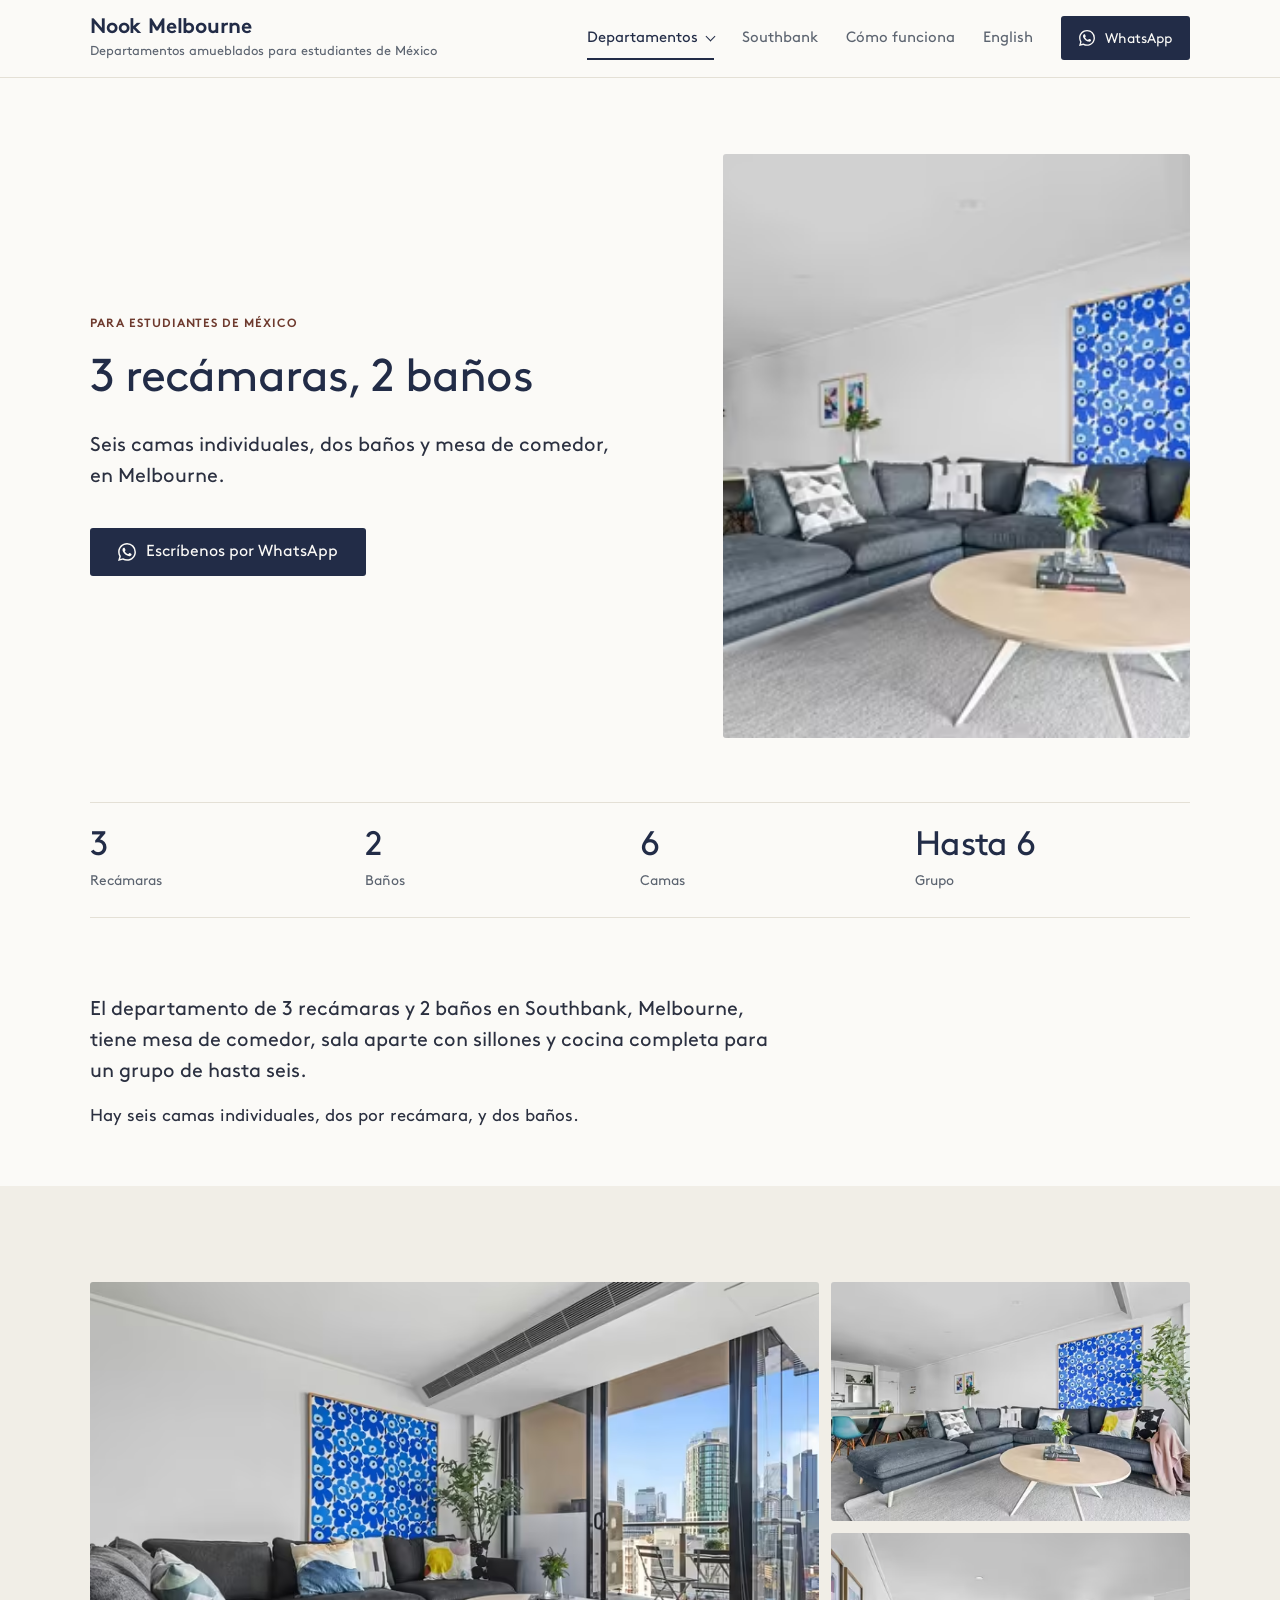
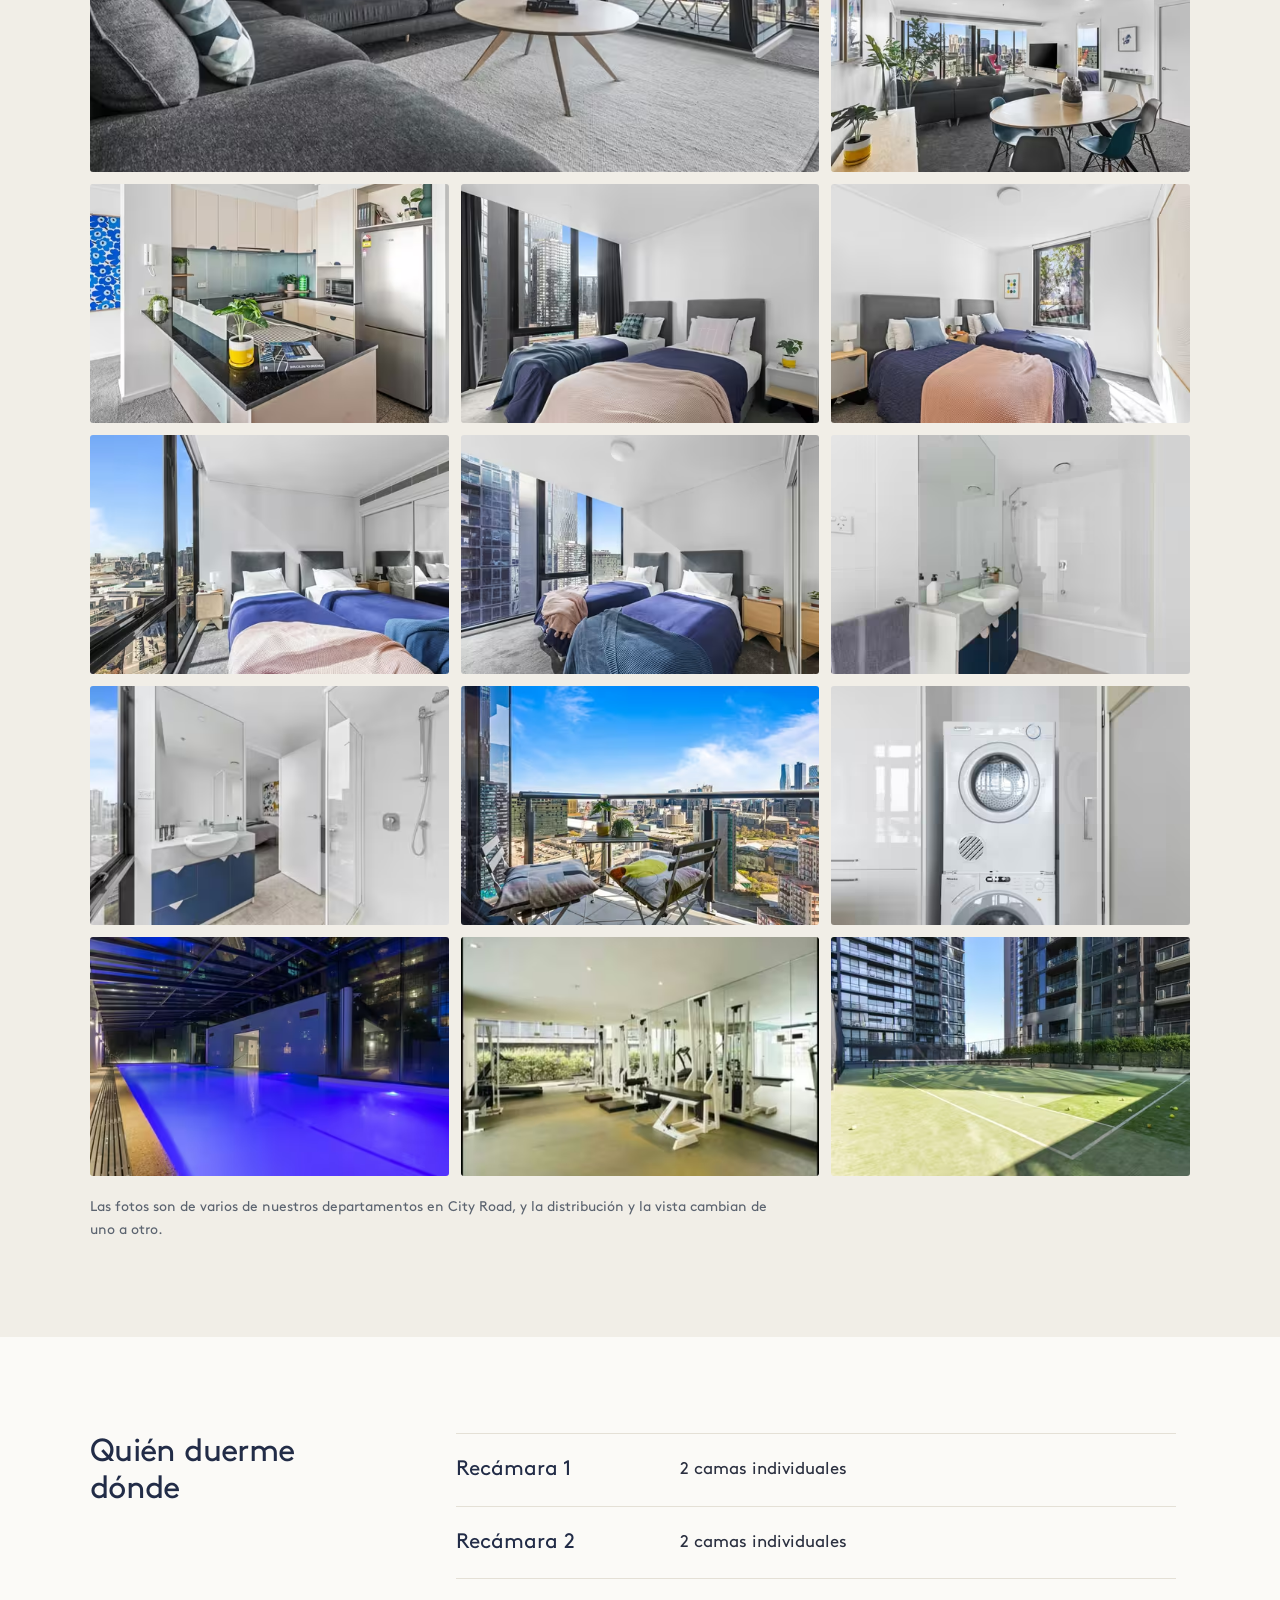
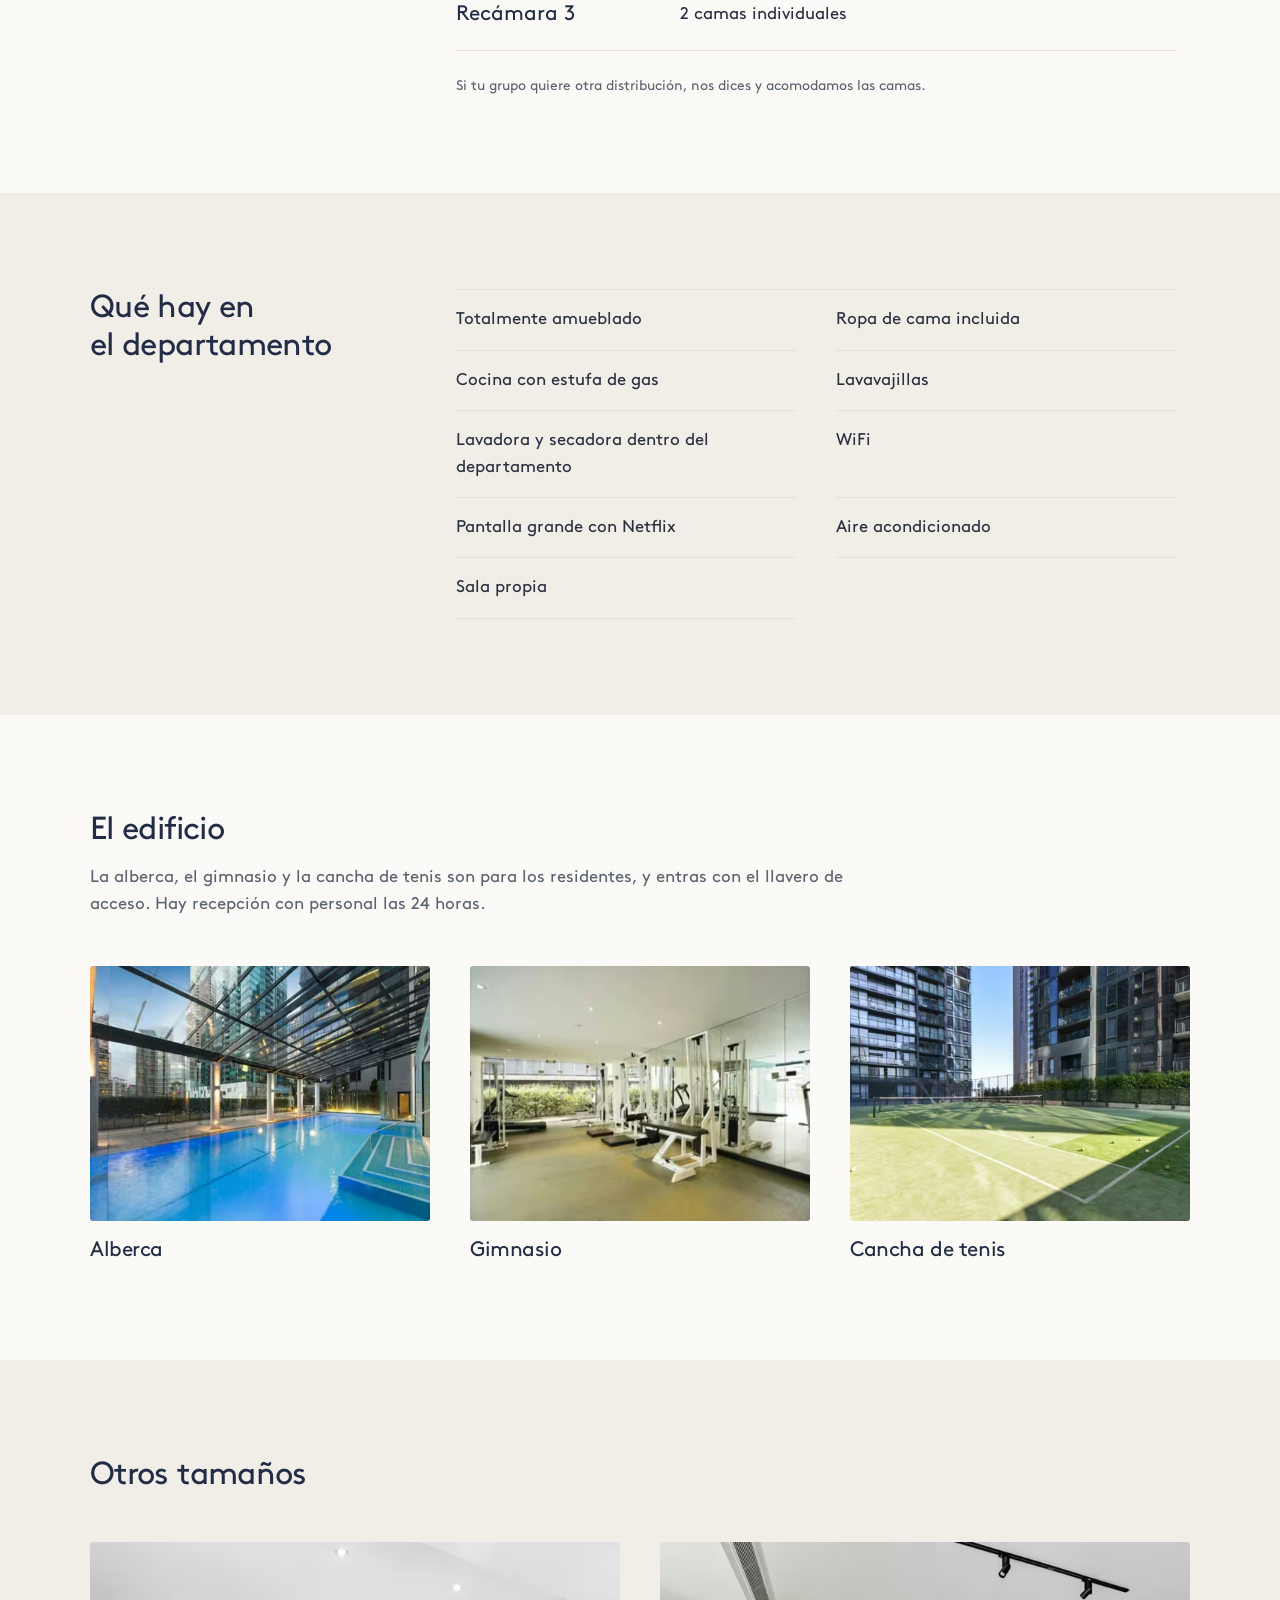
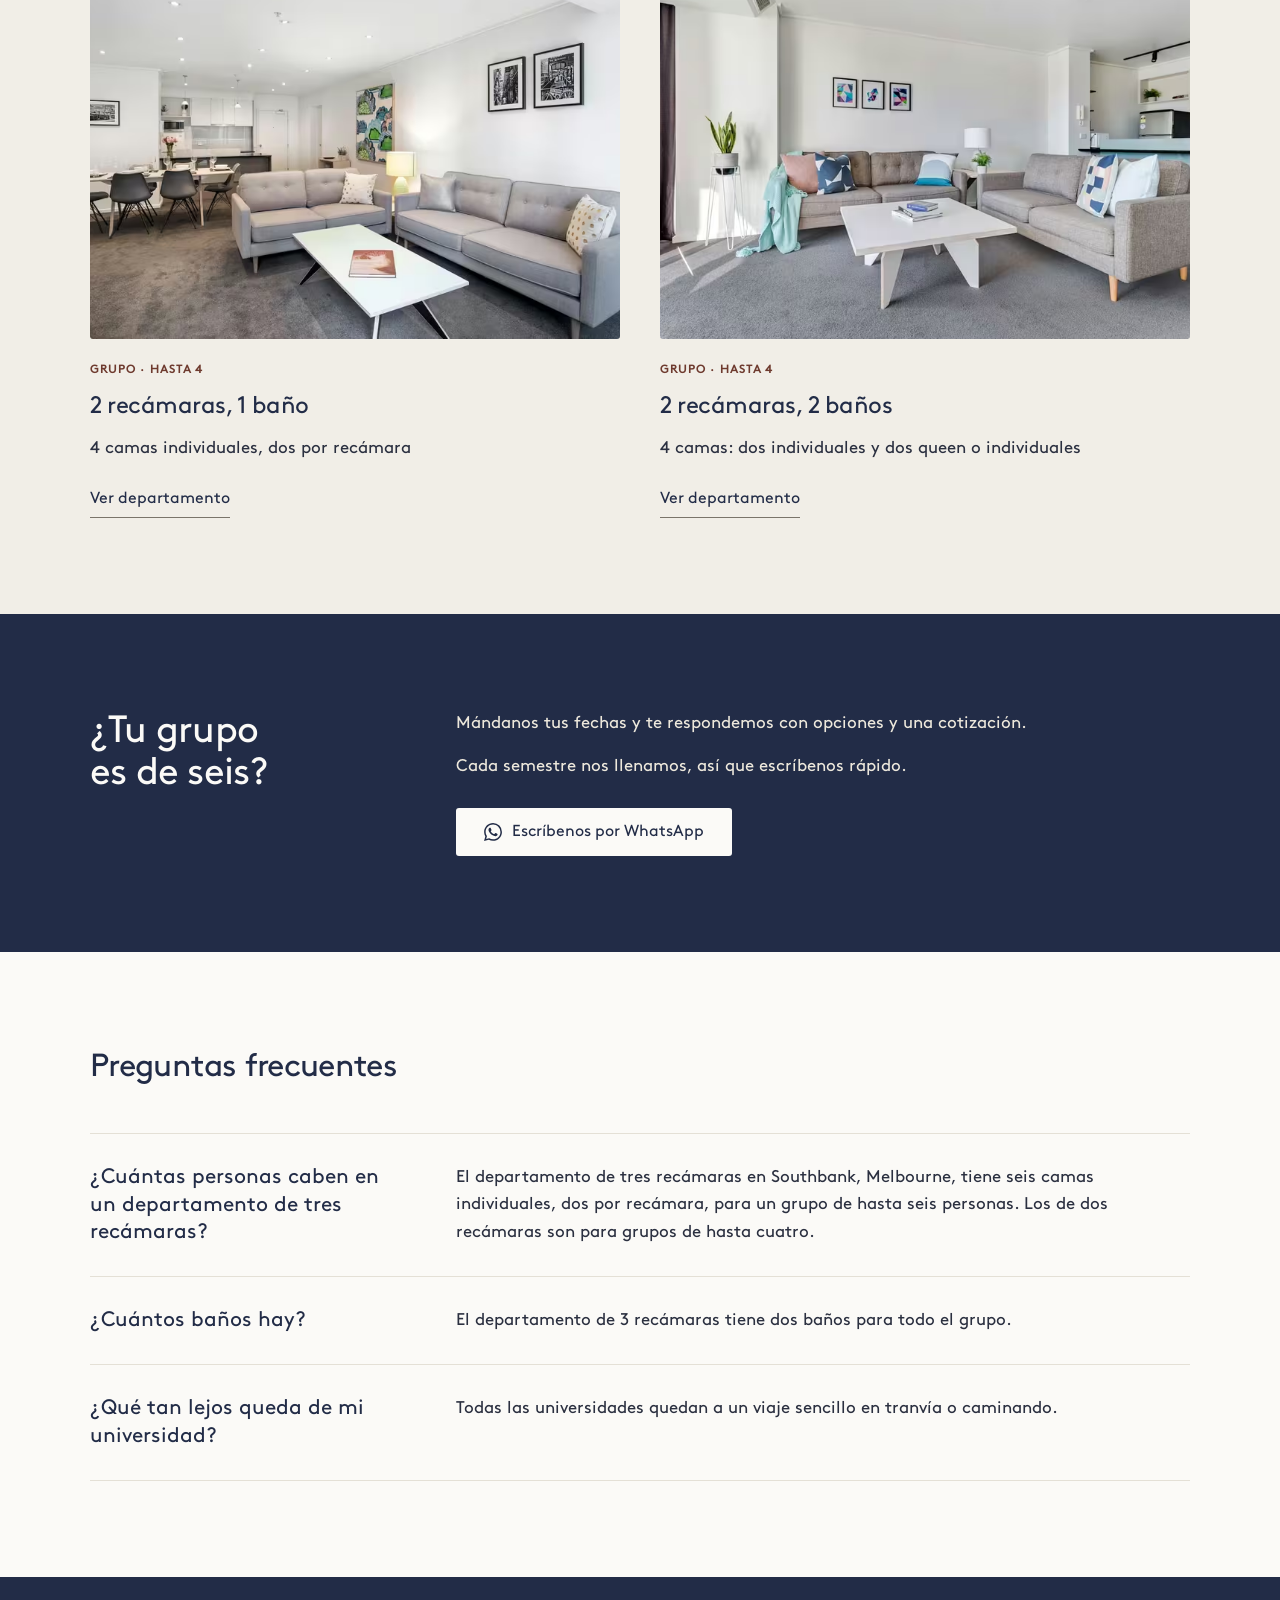
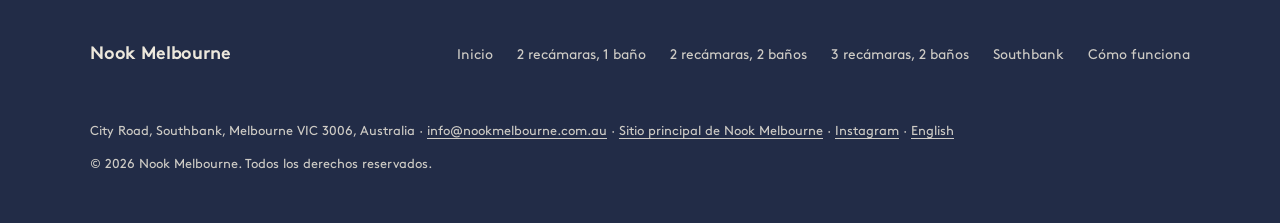
<file: 3-recamaras-2-banos/index.html>
<!doctype html>
<html lang="es-MX">
<head>
<meta charset="utf-8">
<meta name="viewport" content="width=device-width, initial-scale=1">
<title>Departamento de 3 recámaras y 2 baños en Melbourne</title>
<meta name="description" content="Departamento amueblado de 3 recámaras y 2 baños en Southbank, Melbourne, con sala, comedor y seis camas individuales para un grupo de estudiantes de México.">
<link rel="canonical" href="https://nookmelbourne.mx/3-recamaras-2-banos/">
<link rel="alternate" hreflang="es-MX" href="https://nookmelbourne.mx/3-recamaras-2-banos/">
<link rel="alternate" hreflang="es" href="https://nookmelbourne.mx/3-recamaras-2-banos/">
<link rel="alternate" hreflang="en" href="https://nookmelbourne.mx/en/3-bedroom-2-bathroom/">
<link rel="alternate" hreflang="x-default" href="https://nookmelbourne.mx/3-recamaras-2-banos/">
<meta property="og:type" content="website">
<meta property="og:site_name" content="Nook Melbourne">
<meta property="og:title" content="Departamento de 3 recámaras y 2 baños en Melbourne">
<meta property="og:description" content="Departamento amueblado de 3 recámaras y 2 baños en Southbank, Melbourne, con sala, comedor y seis camas individuales para un grupo de estudiantes de México.">
<meta property="og:url" content="https://nookmelbourne.mx/3-recamaras-2-banos/">
<meta property="og:image" content="https://nookmelbourne.mx/img/og-c47bfe1ce5.jpg">
<meta property="og:image:width" content="1200">
<meta property="og:image:height" content="630">
<meta property="og:locale" content="es_MX">
<meta property="og:locale:alternate" content="en_AU">
<meta name="twitter:card" content="summary_large_image">
<meta name="twitter:title" content="Departamento de 3 recámaras y 2 baños en Melbourne">
<meta name="twitter:description" content="Departamento amueblado de 3 recámaras y 2 baños en Southbank, Melbourne, con sala, comedor y seis camas individuales para un grupo de estudiantes de México.">
<meta name="twitter:image" content="https://nookmelbourne.mx/img/og-c47bfe1ce5.jpg">
<meta name="theme-color" content="#FBFAF7">
<link rel="icon" href="/favicon.svg" type="image/svg+xml">
<link rel="preload" href="/assets/fonts/brown-regular-5.9a13184d.woff2" as="font" type="font/woff2" crossorigin>
<link rel="preload" href="/assets/fonts/brown-bold-6.a865403e.woff2" as="font" type="font/woff2" crossorigin>
<link rel="preload" as="image" type="image/avif" imagesrcset="/img/c47bfe1ce5-480.avif 480w, /img/c47bfe1ce5-800.avif 800w, /img/c47bfe1ce5-1200.avif 1200w" imagesizes="(min-width: 1180px) 467px, (min-width: 961px) 40vw, (min-width: 721px) calc(100vw - 80px), calc(100vw - 40px)" fetchpriority="high">
<link rel="stylesheet" href="/assets/site.3c123c33.css">
<script type="application/ld+json">{"@context":"https://schema.org","@graph":[{"@type":"Organization","@id":"https://nookmelbourne.mx/#org","name":"Nook Melbourne","url":"https://nookmelbourne.com.au/","email":"info@nookmelbourne.com.au","sameAs":["https://nookmelbourne.com.au/","https://www.instagram.com/nookmelbourne/"]},{"@type":"WebSite","@id":"https://nookmelbourne.mx/#website","url":"https://nookmelbourne.mx/","name":"Nook Melbourne","inLanguage":"es-MX","publisher":{"@id":"https://nookmelbourne.mx/#org"}},{"@type":"BreadcrumbList","@id":"https://nookmelbourne.mx/3-recamaras-2-banos/#breadcrumb","itemListElement":[{"@type":"ListItem","position":1,"name":"Inicio","item":"https://nookmelbourne.mx/"},{"@type":"ListItem","position":2,"name":"3 recámaras, 2 baños","item":"https://nookmelbourne.mx/3-recamaras-2-banos/"}]},{"@type":"WebPage","@id":"https://nookmelbourne.mx/3-recamaras-2-banos/#webpage","url":"https://nookmelbourne.mx/3-recamaras-2-banos/","name":"Departamento de 3 recámaras y 2 baños en Melbourne","description":"Departamento amueblado de 3 recámaras y 2 baños en Southbank, Melbourne, con sala, comedor y seis camas individuales para un grupo de estudiantes de México.","inLanguage":"es-MX","isPartOf":{"@id":"https://nookmelbourne.mx/#website"},"breadcrumb":{"@id":"https://nookmelbourne.mx/3-recamaras-2-banos/#breadcrumb"},"primaryImageOfPage":{"@type":"ImageObject","url":"https://nookmelbourne.mx/img/og-c47bfe1ce5.jpg"}},{"@type":"Apartment","@id":"https://nookmelbourne.mx/3-recamaras-2-banos/#apartment","name":"3 recámaras, 2 baños","description":"Departamento amueblado de 3 recámaras y 2 baños en Southbank, Melbourne, con sala, comedor y seis camas individuales para un grupo de estudiantes de México.","url":"https://nookmelbourne.mx/3-recamaras-2-banos/","image":"https://nookmelbourne.mx/img/og-c47bfe1ce5.jpg","numberOfBedrooms":3,"numberOfBathroomsTotal":2,"occupancy":{"@type":"QuantitativeValue","maxValue":6,"unitCode":"C62"},"bed":[{"@type":"BedDetails","typeOfBed":"Individual","numberOfBeds":6}],"amenityFeature":[{"@type":"LocationFeatureSpecification","name":"Totalmente amueblado","value":true},{"@type":"LocationFeatureSpecification","name":"Ropa de cama incluida","value":true},{"@type":"LocationFeatureSpecification","name":"Cocina con estufa de gas","value":true},{"@type":"LocationFeatureSpecification","name":"Lavavajillas","value":true},{"@type":"LocationFeatureSpecification","name":"Lavadora y secadora dentro del departamento","value":true},{"@type":"LocationFeatureSpecification","name":"WiFi","value":true},{"@type":"LocationFeatureSpecification","name":"Pantalla grande con Netflix","value":true},{"@type":"LocationFeatureSpecification","name":"Aire acondicionado","value":true},{"@type":"LocationFeatureSpecification","name":"Sala propia","value":true},{"@type":"LocationFeatureSpecification","name":"Alberca","value":true},{"@type":"LocationFeatureSpecification","name":"Gimnasio","value":true},{"@type":"LocationFeatureSpecification","name":"Cancha de tenis","value":true}],"containedInPlace":{"@type":"LodgingBusiness","@id":"https://nookmelbourne.mx/#lodging","name":"Nook Melbourne","address":{"@type":"PostalAddress","streetAddress":"City Road","addressLocality":"Southbank","addressRegion":"VIC","postalCode":"3006","addressCountry":"AU"}}},{"@type":"FAQPage","@id":"https://nookmelbourne.mx/3-recamaras-2-banos/#faq","mainEntity":[{"@type":"Question","name":"¿Cuántas personas caben en un departamento de tres recámaras?","acceptedAnswer":{"@type":"Answer","text":"El departamento de tres recámaras en Southbank, Melbourne, tiene seis camas individuales, dos por recámara, para un grupo de hasta seis personas. Los de dos recámaras son para grupos de hasta cuatro."}},{"@type":"Question","name":"¿Cuántos baños hay?","acceptedAnswer":{"@type":"Answer","text":"El departamento de 3 recámaras tiene dos baños para todo el grupo."}},{"@type":"Question","name":"¿Qué tan lejos queda de mi universidad?","acceptedAnswer":{"@type":"Answer","text":"Todas las universidades quedan a un viaje sencillo en tranvía o caminando."}}]}]}</script>
</head>
<body>
<a class="skip-link" href="#main">Saltar al contenido</a>
<header class="site">
  <div class="masthead">
    <a class="wordmark" href="/"><span class="wm">Nook Melbourne</span><span class="wm-sub">Departamentos amueblados para estudiantes de México</span></a>
    <nav class="site-nav" aria-label="Navegación principal">
      <ul>
        <li>
          <details class="dd">
            <summary class="is-current">Departamentos</summary>
            <ul class="dd-panel">
              <li><a href="/2-recamaras-1-bano/">2 recámaras, 1 baño</a></li>
              <li><a href="/2-recamaras-2-banos/">2 recámaras, 2 baños</a></li>
              <li><a href="/3-recamaras-2-banos/" aria-current="page">3 recámaras, 2 baños</a></li>
            </ul>
          </details>
        </li>
        <li><a href="/southbank/">Southbank</a></li>
        <li><a href="/como-funciona/">Cómo funciona</a></li>
        <li><a href="/en/3-bedroom-2-bathroom/" hreflang="en-AU" lang="en-AU" aria-label="Read this page in English">English</a></li>
        <li><a class="btn" href="https://wa.me/61452669352?text=Hola%2C%20me%20interesa%20el%20departamento%20de%203%20rec%C3%A1maras%20y%202%20ba%C3%B1os%20en%20Melbourne.%20Somos%20%5Bn%C3%BAmero%5D%20estudiantes%2C%20del%20%5Bfecha%20de%20llegada%5D%20al%20%5Bfecha%20de%20salida%5D." target="_blank" rel="noopener"><svg viewBox="0 0 24 24" aria-hidden="true" focusable="false"><path d="M17.472 14.382c-.297-.149-1.758-.867-2.03-.967-.273-.099-.471-.148-.67.15-.197.297-.767.966-.94 1.164-.173.199-.347.223-.644.075-.297-.15-1.255-.463-2.39-1.475-.883-.788-1.48-1.761-1.653-2.059-.173-.297-.018-.458.13-.606.134-.133.298-.347.446-.52.149-.174.198-.298.298-.497.099-.198.05-.371-.025-.52-.075-.149-.669-1.612-.916-2.207-.242-.579-.487-.5-.669-.51-.173-.008-.371-.01-.57-.01-.198 0-.52.074-.792.372-.272.297-1.04 1.016-1.04 2.479 0 1.462 1.065 2.875 1.213 3.074.149.198 2.096 3.2 5.077 4.487.709.306 1.262.489 1.694.625.712.227 1.36.195 1.871.118.571-.085 1.758-.719 2.006-1.413.248-.694.248-1.289.173-1.413-.074-.124-.272-.198-.57-.347m-5.421 7.403h-.004a9.87 9.87 0 0 1-5.031-1.378l-.361-.214-3.741.982.998-3.648-.235-.374a9.86 9.86 0 0 1-1.51-5.26c.001-5.45 4.436-9.884 9.888-9.884 2.64 0 5.122 1.03 6.988 2.898a9.825 9.825 0 0 1 2.893 6.994c-.003 5.45-4.437 9.884-9.885 9.884m8.413-18.297A11.815 11.815 0 0 0 12.05 0C5.495 0 .16 5.335.157 11.892c0 2.096.547 4.142 1.588 5.945L.057 24l6.305-1.654a11.882 11.882 0 0 0 5.683 1.448h.005c6.554 0 11.89-5.335 11.893-11.893a11.821 11.821 0 0 0-3.48-8.413Z"/></svg><span>WhatsApp</span></a></li>
      </ul>
    </nav>
    <details class="nav-mob">
      <summary><span>Menú</span><span class="burger" aria-hidden="true"></span></summary>
      <nav aria-label="Navegación principal">
        <p class="micro">Departamentos</p>
        <ul>
              <li><a href="/2-recamaras-1-bano/">2 recámaras, 1 baño</a></li>
              <li><a href="/2-recamaras-2-banos/">2 recámaras, 2 baños</a></li>
              <li><a href="/3-recamaras-2-banos/" aria-current="page">3 recámaras, 2 baños</a></li>
        </ul>
        <ul>
          <li><a href="/southbank/">Southbank</a></li>
          <li><a href="/como-funciona/">Cómo funciona</a></li>
          <li><a href="/en/3-bedroom-2-bathroom/" hreflang="en-AU" lang="en-AU" aria-label="Read this page in English">English</a></li>
        </ul>
        <p class="nav-mob-cta"><a class="btn" href="https://wa.me/61452669352?text=Hola%2C%20me%20interesa%20el%20departamento%20de%203%20rec%C3%A1maras%20y%202%20ba%C3%B1os%20en%20Melbourne.%20Somos%20%5Bn%C3%BAmero%5D%20estudiantes%2C%20del%20%5Bfecha%20de%20llegada%5D%20al%20%5Bfecha%20de%20salida%5D." target="_blank" rel="noopener"><svg viewBox="0 0 24 24" aria-hidden="true" focusable="false"><path d="M17.472 14.382c-.297-.149-1.758-.867-2.03-.967-.273-.099-.471-.148-.67.15-.197.297-.767.966-.94 1.164-.173.199-.347.223-.644.075-.297-.15-1.255-.463-2.39-1.475-.883-.788-1.48-1.761-1.653-2.059-.173-.297-.018-.458.13-.606.134-.133.298-.347.446-.52.149-.174.198-.298.298-.497.099-.198.05-.371-.025-.52-.075-.149-.669-1.612-.916-2.207-.242-.579-.487-.5-.669-.51-.173-.008-.371-.01-.57-.01-.198 0-.52.074-.792.372-.272.297-1.04 1.016-1.04 2.479 0 1.462 1.065 2.875 1.213 3.074.149.198 2.096 3.2 5.077 4.487.709.306 1.262.489 1.694.625.712.227 1.36.195 1.871.118.571-.085 1.758-.719 2.006-1.413.248-.694.248-1.289.173-1.413-.074-.124-.272-.198-.57-.347m-5.421 7.403h-.004a9.87 9.87 0 0 1-5.031-1.378l-.361-.214-3.741.982.998-3.648-.235-.374a9.86 9.86 0 0 1-1.51-5.26c.001-5.45 4.436-9.884 9.888-9.884 2.64 0 5.122 1.03 6.988 2.898a9.825 9.825 0 0 1 2.893 6.994c-.003 5.45-4.437 9.884-9.885 9.884m8.413-18.297A11.815 11.815 0 0 0 12.05 0C5.495 0 .16 5.335.157 11.892c0 2.096.547 4.142 1.588 5.945L.057 24l6.305-1.654a11.882 11.882 0 0 0 5.683 1.448h.005c6.554 0 11.89-5.335 11.893-11.893a11.821 11.821 0 0 0-3.48-8.413Z"/></svg><span>Escríbenos por WhatsApp</span></a></p>
      </nav>
    </details>
  </div>
</header>

<main id="main" tabindex="-1">
<section class="hero ground-linen">
  <div class="wrap">
    <div class="hero-grid">
      <div class="hero-text rise">
        <p class="micro">Para estudiantes de México</p>
        <h1>3&nbsp;recámaras, 2&nbsp;baños</h1>
        <p class="lead">Seis camas individuales, dos baños y mesa de comedor, en Melbourne.</p>

        <p class="actions"><a class="btn" href="https://wa.me/61452669352?text=Hola%2C%20me%20interesa%20el%20departamento%20de%203%20rec%C3%A1maras%20y%202%20ba%C3%B1os%20en%20Melbourne.%20Somos%20%5Bn%C3%BAmero%5D%20estudiantes%2C%20del%20%5Bfecha%20de%20llegada%5D%20al%20%5Bfecha%20de%20salida%5D." target="_blank" rel="noopener"><svg viewBox="0 0 24 24" aria-hidden="true" focusable="false"><path d="M17.472 14.382c-.297-.149-1.758-.867-2.03-.967-.273-.099-.471-.148-.67.15-.197.297-.767.966-.94 1.164-.173.199-.347.223-.644.075-.297-.15-1.255-.463-2.39-1.475-.883-.788-1.48-1.761-1.653-2.059-.173-.297-.018-.458.13-.606.134-.133.298-.347.446-.52.149-.174.198-.298.298-.497.099-.198.05-.371-.025-.52-.075-.149-.669-1.612-.916-2.207-.242-.579-.487-.5-.669-.51-.173-.008-.371-.01-.57-.01-.198 0-.52.074-.792.372-.272.297-1.04 1.016-1.04 2.479 0 1.462 1.065 2.875 1.213 3.074.149.198 2.096 3.2 5.077 4.487.709.306 1.262.489 1.694.625.712.227 1.36.195 1.871.118.571-.085 1.758-.719 2.006-1.413.248-.694.248-1.289.173-1.413-.074-.124-.272-.198-.57-.347m-5.421 7.403h-.004a9.87 9.87 0 0 1-5.031-1.378l-.361-.214-3.741.982.998-3.648-.235-.374a9.86 9.86 0 0 1-1.51-5.26c.001-5.45 4.436-9.884 9.888-9.884 2.64 0 5.122 1.03 6.988 2.898a9.825 9.825 0 0 1 2.893 6.994c-.003 5.45-4.437 9.884-9.885 9.884m8.413-18.297A11.815 11.815 0 0 0 12.05 0C5.495 0 .16 5.335.157 11.892c0 2.096.547 4.142 1.588 5.945L.057 24l6.305-1.654a11.882 11.882 0 0 0 5.683 1.448h.005c6.554 0 11.89-5.335 11.893-11.893a11.821 11.821 0 0 0-3.48-8.413Z"/></svg><span>Escríbenos por WhatsApp</span></a></p>
      </div>
      <figure class="media r45 rise-2"><div class="frame"><picture><source type="image/avif" srcset="/img/c47bfe1ce5-480.avif 480w, /img/c47bfe1ce5-800.avif 800w, /img/c47bfe1ce5-1200.avif 1200w" sizes="(min-width: 1180px) 467px, (min-width: 961px) 40vw, (min-width: 721px) calc(100vw - 80px), calc(100vw - 40px)"><source type="image/webp" srcset="/img/c47bfe1ce5-480.webp 480w, /img/c47bfe1ce5-800.webp 800w, /img/c47bfe1ce5-1200.webp 1200w" sizes="(min-width: 1180px) 467px, (min-width: 961px) 40vw, (min-width: 721px) calc(100vw - 80px), calc(100vw - 40px)"><img src="/img/c47bfe1ce5-800.jpg" srcset="/img/c47bfe1ce5-480.jpg 480w, /img/c47bfe1ce5-800.jpg 800w, /img/c47bfe1ce5-1200.jpg 1200w" sizes="(min-width: 1180px) 467px, (min-width: 961px) 40vw, (min-width: 721px) calc(100vw - 80px), calc(100vw - 40px)" width="1200" height="800" alt="Sala con sofá esquinero y comedor al fondo" loading="eager" fetchpriority="high" decoding="async"></picture></div></figure>
    </div>
    <dl class="facts">
      <div><dt>Recámaras</dt><dd>3</dd></div>
      <div><dt>Baños</dt><dd>2</dd></div>
      <div><dt>Camas</dt><dd>6</dd></div>
      <div><dt>Grupo</dt><dd>Hasta 6</dd></div>
    </dl>
  </div>
</section>

<section class="ground-linen cont tight">
  <div class="wrap">

    <div class="prose">
      <p class="lead">El departamento de 3 recámaras y 2 baños en Southbank, Melbourne, tiene mesa de comedor, sala aparte con sillones y cocina completa para un grupo de hasta seis.</p>
      <p>Hay seis camas individuales, dos por recámara, y dos baños.</p>
    </div>
  </div>
</section>

<section class="ground-deep" aria-label="Galería de fotos">
  <div class="wrap">

    <div class="gallery" data-gallery data-label="Galería de fotos" data-close="Cerrar" data-next="Siguiente foto" data-prev="Foto anterior">
      <figure class="g-item"><a class="g-frame" href="/img/7e0f905f96-1200.jpg" data-full><picture><source type="image/avif" srcset="/img/7e0f905f96-480.avif 480w, /img/7e0f905f96-800.avif 800w, /img/7e0f905f96-1200.avif 1200w" sizes="(min-width: 1180px) 730px, (min-width: 961px) 62vw, (min-width: 721px) calc(100vw - 80px), calc(100vw - 40px)"><source type="image/webp" srcset="/img/7e0f905f96-480.webp 480w, /img/7e0f905f96-800.webp 800w, /img/7e0f905f96-1200.webp 1200w" sizes="(min-width: 1180px) 730px, (min-width: 961px) 62vw, (min-width: 721px) calc(100vw - 80px), calc(100vw - 40px)"><img src="/img/7e0f905f96-800.jpg" srcset="/img/7e0f905f96-480.jpg 480w, /img/7e0f905f96-800.jpg 800w, /img/7e0f905f96-1200.jpg 1200w" sizes="(min-width: 1180px) 730px, (min-width: 961px) 62vw, (min-width: 721px) calc(100vw - 80px), calc(100vw - 40px)" width="1200" height="800" alt="Sala con sofá esquinero y ventanales con vista a la ciudad" loading="lazy" decoding="async"></picture></a></figure>
      <figure class="g-item"><a class="g-frame" href="/img/c47bfe1ce5-1200.jpg" data-full><picture><source type="image/avif" srcset="/img/c47bfe1ce5-480.avif 480w, /img/c47bfe1ce5-800.avif 800w, /img/c47bfe1ce5-1200.avif 1200w" sizes="(min-width: 1180px) 360px, (min-width: 961px) 30vw, (min-width: 721px) calc(50vw - 46px), calc(50vw - 26px)"><source type="image/webp" srcset="/img/c47bfe1ce5-480.webp 480w, /img/c47bfe1ce5-800.webp 800w, /img/c47bfe1ce5-1200.webp 1200w" sizes="(min-width: 1180px) 360px, (min-width: 961px) 30vw, (min-width: 721px) calc(50vw - 46px), calc(50vw - 26px)"><img src="/img/c47bfe1ce5-800.jpg" srcset="/img/c47bfe1ce5-480.jpg 480w, /img/c47bfe1ce5-800.jpg 800w, /img/c47bfe1ce5-1200.jpg 1200w" sizes="(min-width: 1180px) 360px, (min-width: 961px) 30vw, (min-width: 721px) calc(50vw - 46px), calc(50vw - 26px)" width="1200" height="800" alt="Sala con sofá esquinero y comedor al fondo" loading="lazy" decoding="async"></picture></a></figure>
      <figure class="g-item"><a class="g-frame" href="/img/f894619420-1200.jpg" data-full><picture><source type="image/avif" srcset="/img/f894619420-480.avif 480w, /img/f894619420-800.avif 800w, /img/f894619420-1200.avif 1200w" sizes="(min-width: 1180px) 360px, (min-width: 961px) 30vw, (min-width: 721px) calc(50vw - 46px), calc(50vw - 26px)"><source type="image/webp" srcset="/img/f894619420-480.webp 480w, /img/f894619420-800.webp 800w, /img/f894619420-1200.webp 1200w" sizes="(min-width: 1180px) 360px, (min-width: 961px) 30vw, (min-width: 721px) calc(50vw - 46px), calc(50vw - 26px)"><img src="/img/f894619420-800.jpg" srcset="/img/f894619420-480.jpg 480w, /img/f894619420-800.jpg 800w, /img/f894619420-1200.jpg 1200w" sizes="(min-width: 1180px) 360px, (min-width: 961px) 30vw, (min-width: 721px) calc(50vw - 46px), calc(50vw - 26px)" width="1200" height="800" alt="Comedor redondo junto a los ventanales" loading="lazy" decoding="async"></picture></a></figure>
      <figure class="g-item"><a class="g-frame" href="/img/9a396f58df-1200.jpg" data-full><picture><source type="image/avif" srcset="/img/9a396f58df-480.avif 480w, /img/9a396f58df-800.avif 800w, /img/9a396f58df-1200.avif 1200w" sizes="(min-width: 1180px) 360px, (min-width: 961px) 30vw, (min-width: 721px) calc(50vw - 46px), calc(50vw - 26px)"><source type="image/webp" srcset="/img/9a396f58df-480.webp 480w, /img/9a396f58df-800.webp 800w, /img/9a396f58df-1200.webp 1200w" sizes="(min-width: 1180px) 360px, (min-width: 961px) 30vw, (min-width: 721px) calc(50vw - 46px), calc(50vw - 26px)"><img src="/img/9a396f58df-800.jpg" srcset="/img/9a396f58df-480.jpg 480w, /img/9a396f58df-800.jpg 800w, /img/9a396f58df-1200.jpg 1200w" sizes="(min-width: 1180px) 360px, (min-width: 961px) 30vw, (min-width: 721px) calc(50vw - 46px), calc(50vw - 26px)" width="1200" height="800" alt="Cocina con barra, horno y refrigerador" loading="lazy" decoding="async"></picture></a></figure>
      <figure class="g-item"><a class="g-frame" href="/img/df5b0a7247-1200.jpg" data-full><picture><source type="image/avif" srcset="/img/df5b0a7247-480.avif 480w, /img/df5b0a7247-800.avif 800w, /img/df5b0a7247-1200.avif 1200w" sizes="(min-width: 1180px) 360px, (min-width: 961px) 30vw, (min-width: 721px) calc(50vw - 46px), calc(50vw - 26px)"><source type="image/webp" srcset="/img/df5b0a7247-480.webp 480w, /img/df5b0a7247-800.webp 800w, /img/df5b0a7247-1200.webp 1200w" sizes="(min-width: 1180px) 360px, (min-width: 961px) 30vw, (min-width: 721px) calc(50vw - 46px), calc(50vw - 26px)"><img src="/img/df5b0a7247-800.jpg" srcset="/img/df5b0a7247-480.jpg 480w, /img/df5b0a7247-800.jpg 800w, /img/df5b0a7247-1200.jpg 1200w" sizes="(min-width: 1180px) 360px, (min-width: 961px) 30vw, (min-width: 721px) calc(50vw - 46px), calc(50vw - 26px)" width="1200" height="800" alt="Recámara con dos camas individuales y ventanal a la ciudad" loading="lazy" decoding="async"></picture></a></figure>
      <figure class="g-item"><a class="g-frame" href="/img/9ae8dbf175-1200.jpg" data-full><picture><source type="image/avif" srcset="/img/9ae8dbf175-480.avif 480w, /img/9ae8dbf175-800.avif 800w, /img/9ae8dbf175-1200.avif 1200w" sizes="(min-width: 1180px) 360px, (min-width: 961px) 30vw, (min-width: 721px) calc(50vw - 46px), calc(50vw - 26px)"><source type="image/webp" srcset="/img/9ae8dbf175-480.webp 480w, /img/9ae8dbf175-800.webp 800w, /img/9ae8dbf175-1200.webp 1200w" sizes="(min-width: 1180px) 360px, (min-width: 961px) 30vw, (min-width: 721px) calc(50vw - 46px), calc(50vw - 26px)"><img src="/img/9ae8dbf175-800.jpg" srcset="/img/9ae8dbf175-480.jpg 480w, /img/9ae8dbf175-800.jpg 800w, /img/9ae8dbf175-1200.jpg 1200w" sizes="(min-width: 1180px) 360px, (min-width: 961px) 30vw, (min-width: 721px) calc(50vw - 46px), calc(50vw - 26px)" width="1200" height="800" alt="Recámara con dos camas individuales y ventana hacia los árboles" loading="lazy" decoding="async"></picture></a></figure>
      <figure class="g-item"><a class="g-frame" href="/img/4e7b4d5aeb-1200.jpg" data-full><picture><source type="image/avif" srcset="/img/4e7b4d5aeb-480.avif 480w, /img/4e7b4d5aeb-800.avif 800w, /img/4e7b4d5aeb-1200.avif 1200w" sizes="(min-width: 1180px) 360px, (min-width: 961px) 30vw, (min-width: 721px) calc(50vw - 46px), calc(50vw - 26px)"><source type="image/webp" srcset="/img/4e7b4d5aeb-480.webp 480w, /img/4e7b4d5aeb-800.webp 800w, /img/4e7b4d5aeb-1200.webp 1200w" sizes="(min-width: 1180px) 360px, (min-width: 961px) 30vw, (min-width: 721px) calc(50vw - 46px), calc(50vw - 26px)"><img src="/img/4e7b4d5aeb-800.jpg" srcset="/img/4e7b4d5aeb-480.jpg 480w, /img/4e7b4d5aeb-800.jpg 800w, /img/4e7b4d5aeb-1200.jpg 1200w" sizes="(min-width: 1180px) 360px, (min-width: 961px) 30vw, (min-width: 721px) calc(50vw - 46px), calc(50vw - 26px)" width="1200" height="800" alt="Recámara con dos camas individuales y vista a la ciudad" loading="lazy" decoding="async"></picture></a></figure>
      <figure class="g-item"><a class="g-frame" href="/img/55effa26e4-1200.jpg" data-full><picture><source type="image/avif" srcset="/img/55effa26e4-480.avif 480w, /img/55effa26e4-800.avif 800w, /img/55effa26e4-1200.avif 1200w" sizes="(min-width: 1180px) 360px, (min-width: 961px) 30vw, (min-width: 721px) calc(50vw - 46px), calc(50vw - 26px)"><source type="image/webp" srcset="/img/55effa26e4-480.webp 480w, /img/55effa26e4-800.webp 800w, /img/55effa26e4-1200.webp 1200w" sizes="(min-width: 1180px) 360px, (min-width: 961px) 30vw, (min-width: 721px) calc(50vw - 46px), calc(50vw - 26px)"><img src="/img/55effa26e4-800.jpg" srcset="/img/55effa26e4-480.jpg 480w, /img/55effa26e4-800.jpg 800w, /img/55effa26e4-1200.jpg 1200w" sizes="(min-width: 1180px) 360px, (min-width: 961px) 30vw, (min-width: 721px) calc(50vw - 46px), calc(50vw - 26px)" width="1200" height="800" alt="Dos camas individuales junto al ventanal" loading="lazy" decoding="async"></picture></a></figure>
      <figure class="g-item"><a class="g-frame" href="/img/ab9cd04185-1200.jpg" data-full><picture><source type="image/avif" srcset="/img/ab9cd04185-480.avif 480w, /img/ab9cd04185-800.avif 800w, /img/ab9cd04185-1200.avif 1200w" sizes="(min-width: 1180px) 360px, (min-width: 961px) 30vw, (min-width: 721px) calc(50vw - 46px), calc(50vw - 26px)"><source type="image/webp" srcset="/img/ab9cd04185-480.webp 480w, /img/ab9cd04185-800.webp 800w, /img/ab9cd04185-1200.webp 1200w" sizes="(min-width: 1180px) 360px, (min-width: 961px) 30vw, (min-width: 721px) calc(50vw - 46px), calc(50vw - 26px)"><img src="/img/ab9cd04185-800.jpg" srcset="/img/ab9cd04185-480.jpg 480w, /img/ab9cd04185-800.jpg 800w, /img/ab9cd04185-1200.jpg 1200w" sizes="(min-width: 1180px) 360px, (min-width: 961px) 30vw, (min-width: 721px) calc(50vw - 46px), calc(50vw - 26px)" width="1200" height="800" alt="Baño con tina, regadera y lavabo" loading="lazy" decoding="async"></picture></a></figure>
      <figure class="g-item"><a class="g-frame" href="/img/7e11a5a3da-1200.jpg" data-full><picture><source type="image/avif" srcset="/img/7e11a5a3da-480.avif 480w, /img/7e11a5a3da-800.avif 800w, /img/7e11a5a3da-1200.avif 1200w" sizes="(min-width: 1180px) 360px, (min-width: 961px) 30vw, (min-width: 721px) calc(50vw - 46px), calc(50vw - 26px)"><source type="image/webp" srcset="/img/7e11a5a3da-480.webp 480w, /img/7e11a5a3da-800.webp 800w, /img/7e11a5a3da-1200.webp 1200w" sizes="(min-width: 1180px) 360px, (min-width: 961px) 30vw, (min-width: 721px) calc(50vw - 46px), calc(50vw - 26px)"><img src="/img/7e11a5a3da-800.jpg" srcset="/img/7e11a5a3da-480.jpg 480w, /img/7e11a5a3da-800.jpg 800w, /img/7e11a5a3da-1200.jpg 1200w" sizes="(min-width: 1180px) 360px, (min-width: 961px) 30vw, (min-width: 721px) calc(50vw - 46px), calc(50vw - 26px)" width="1200" height="800" alt="Segundo baño con regadera y lavabo" loading="lazy" decoding="async"></picture></a></figure>
      <figure class="g-item"><a class="g-frame" href="/img/131ef485a7-1200.jpg" data-full><picture><source type="image/avif" srcset="/img/131ef485a7-480.avif 480w, /img/131ef485a7-800.avif 800w, /img/131ef485a7-1200.avif 1200w" sizes="(min-width: 1180px) 360px, (min-width: 961px) 30vw, (min-width: 721px) calc(50vw - 46px), calc(50vw - 26px)"><source type="image/webp" srcset="/img/131ef485a7-480.webp 480w, /img/131ef485a7-800.webp 800w, /img/131ef485a7-1200.webp 1200w" sizes="(min-width: 1180px) 360px, (min-width: 961px) 30vw, (min-width: 721px) calc(50vw - 46px), calc(50vw - 26px)"><img src="/img/131ef485a7-800.jpg" srcset="/img/131ef485a7-480.jpg 480w, /img/131ef485a7-800.jpg 800w, /img/131ef485a7-1200.jpg 1200w" sizes="(min-width: 1180px) 360px, (min-width: 961px) 30vw, (min-width: 721px) calc(50vw - 46px), calc(50vw - 26px)" width="1200" height="800" alt="Balcón con mesa y vista a la ciudad" loading="lazy" decoding="async"></picture></a></figure>
      <figure class="g-item"><a class="g-frame" href="/img/6e249093b5-480.jpg" data-full><picture><source type="image/avif" srcset="/img/6e249093b5-480.avif 480w" sizes="(min-width: 1180px) 360px, (min-width: 961px) 30vw, (min-width: 721px) calc(50vw - 46px), calc(50vw - 26px)"><source type="image/webp" srcset="/img/6e249093b5-480.webp 480w" sizes="(min-width: 1180px) 360px, (min-width: 961px) 30vw, (min-width: 721px) calc(50vw - 46px), calc(50vw - 26px)"><img src="/img/6e249093b5-480.jpg" srcset="/img/6e249093b5-480.jpg 480w" sizes="(min-width: 1180px) 360px, (min-width: 961px) 30vw, (min-width: 721px) calc(50vw - 46px), calc(50vw - 26px)" width="480" height="720" alt="Lavadora y secadora en el departamento" loading="lazy" decoding="async"></picture></a></figure>
      <figure class="g-item"><a class="g-frame" href="/img/dc8eba75b1-1200.jpg" data-full><picture><source type="image/avif" srcset="/img/dc8eba75b1-480.avif 480w, /img/dc8eba75b1-800.avif 800w, /img/dc8eba75b1-1200.avif 1200w" sizes="(min-width: 1180px) 360px, (min-width: 961px) 30vw, (min-width: 721px) calc(50vw - 46px), calc(50vw - 26px)"><source type="image/webp" srcset="/img/dc8eba75b1-480.webp 480w, /img/dc8eba75b1-800.webp 800w, /img/dc8eba75b1-1200.webp 1200w" sizes="(min-width: 1180px) 360px, (min-width: 961px) 30vw, (min-width: 721px) calc(50vw - 46px), calc(50vw - 26px)"><img src="/img/dc8eba75b1-800.jpg" srcset="/img/dc8eba75b1-480.jpg 480w, /img/dc8eba75b1-800.jpg 800w, /img/dc8eba75b1-1200.jpg 1200w" sizes="(min-width: 1180px) 360px, (min-width: 961px) 30vw, (min-width: 721px) calc(50vw - 46px), calc(50vw - 26px)" width="1200" height="800" alt="Alberca compartida del edificio de noche" loading="lazy" decoding="async"></picture></a></figure>
      <figure class="g-item"><a class="g-frame" href="/img/afdbd31716-1200.jpg" data-full><picture><source type="image/avif" srcset="/img/afdbd31716-480.avif 480w, /img/afdbd31716-800.avif 800w, /img/afdbd31716-1200.avif 1200w" sizes="(min-width: 1180px) 360px, (min-width: 961px) 30vw, (min-width: 721px) calc(50vw - 46px), calc(50vw - 26px)"><source type="image/webp" srcset="/img/afdbd31716-480.webp 480w, /img/afdbd31716-800.webp 800w, /img/afdbd31716-1200.webp 1200w" sizes="(min-width: 1180px) 360px, (min-width: 961px) 30vw, (min-width: 721px) calc(50vw - 46px), calc(50vw - 26px)"><img src="/img/afdbd31716-800.jpg" srcset="/img/afdbd31716-480.jpg 480w, /img/afdbd31716-800.jpg 800w, /img/afdbd31716-1200.jpg 1200w" sizes="(min-width: 1180px) 360px, (min-width: 961px) 30vw, (min-width: 721px) calc(50vw - 46px), calc(50vw - 26px)" width="1200" height="890" alt="Gimnasio compartido del edificio" loading="lazy" decoding="async"></picture></a></figure>
      <figure class="g-item"><a class="g-frame" href="/img/568b5eb246-1200.jpg" data-full><picture><source type="image/avif" srcset="/img/568b5eb246-480.avif 480w, /img/568b5eb246-800.avif 800w, /img/568b5eb246-1200.avif 1200w" sizes="(min-width: 1180px) 360px, (min-width: 961px) 30vw, (min-width: 721px) calc(50vw - 46px), calc(50vw - 26px)"><source type="image/webp" srcset="/img/568b5eb246-480.webp 480w, /img/568b5eb246-800.webp 800w, /img/568b5eb246-1200.webp 1200w" sizes="(min-width: 1180px) 360px, (min-width: 961px) 30vw, (min-width: 721px) calc(50vw - 46px), calc(50vw - 26px)"><img src="/img/568b5eb246-800.jpg" srcset="/img/568b5eb246-480.jpg 480w, /img/568b5eb246-800.jpg 800w, /img/568b5eb246-1200.jpg 1200w" sizes="(min-width: 1180px) 360px, (min-width: 961px) 30vw, (min-width: 721px) calc(50vw - 46px), calc(50vw - 26px)" width="1200" height="800" alt="Cancha de tenis compartida entre los edificios" loading="lazy" decoding="async"></picture></a></figure>
    </div>
    <p class="small">Las fotos son de varios de nuestros departamentos en City Road, y la distribución y la vista cambian de uno a otro.</p>
  </div>
</section>

<section class="ground-linen" id="beds" aria-labelledby="beds-h">
  <div class="wrap">
    <div class="split">
      <div class="split-head">
        <h2 id="beds-h">Quién duerme dónde</h2>
      </div>
      <div class="split-body">
        <dl class="directory">
          <div><dt>Recámara 1</dt><dd>2 camas individuales</dd></div>
          <div><dt>Recámara 2</dt><dd>2 camas individuales</dd></div>
          <div><dt>Recámara 3</dt><dd>2 camas individuales</dd></div>
        </dl>
        <p class="small">Si tu grupo quiere otra distribución, nos dices y acomodamos las camas.</p>
      </div>
    </div>

  </div>
</section>

<section class="ground-deep" aria-labelledby="inc-h">
  <div class="wrap">
    <div class="split">
      <div class="split-head">
        <h2 id="inc-h">Qué hay en el departamento</h2>
      </div>
      <div class="split-body">
        <ul class="rows two">
          <li>Totalmente amueblado</li>
          <li>Ropa de cama incluida</li>
          <li>Cocina con estufa de gas</li>
          <li>Lavavajillas</li>
          <li>Lavadora y secadora dentro del departamento</li>
          <li>WiFi</li>
          <li>Pantalla grande con Netflix</li>
          <li>Aire acondicionado</li>
          <li>Sala propia</li>
        </ul>
      </div>
    </div>

  </div>
</section>

<section class="ground-linen" aria-labelledby="bld-h">
  <div class="wrap">
    <div class="section-head">
      <h2 id="bld-h">El edificio</h2>
      <p>La alberca, el gimnasio y la cancha de tenis son para los residentes, y entras con el llavero de acceso. Hay recepción con personal las 24 horas.</p>
    </div>
    <ul class="trio">
      <li><figure class="media r43"><div class="frame"><picture><source type="image/avif" srcset="/img/5f213abf3b-480.avif 480w, /img/5f213abf3b-800.avif 800w, /img/5f213abf3b-1200.avif 1200w" sizes="(min-width: 1180px) 340px, (min-width: 721px) 29vw, calc(100vw - 40px)"><source type="image/webp" srcset="/img/5f213abf3b-480.webp 480w, /img/5f213abf3b-800.webp 800w, /img/5f213abf3b-1200.webp 1200w" sizes="(min-width: 1180px) 340px, (min-width: 721px) 29vw, calc(100vw - 40px)"><img src="/img/5f213abf3b-800.jpg" srcset="/img/5f213abf3b-480.jpg 480w, /img/5f213abf3b-800.jpg 800w, /img/5f213abf3b-1200.jpg 1200w" sizes="(min-width: 1180px) 340px, (min-width: 721px) 29vw, calc(100vw - 40px)" width="1200" height="899" alt="Alberca techada compartida del edificio" loading="lazy" decoding="async"></picture></div></figure><h3>Alberca</h3></li>
      <li><figure class="media r43"><div class="frame"><picture><source type="image/avif" srcset="/img/afdbd31716-480.avif 480w, /img/afdbd31716-800.avif 800w, /img/afdbd31716-1200.avif 1200w" sizes="(min-width: 1180px) 340px, (min-width: 721px) 29vw, calc(50vw - 26px)"><source type="image/webp" srcset="/img/afdbd31716-480.webp 480w, /img/afdbd31716-800.webp 800w, /img/afdbd31716-1200.webp 1200w" sizes="(min-width: 1180px) 340px, (min-width: 721px) 29vw, calc(50vw - 26px)"><img src="/img/afdbd31716-800.jpg" srcset="/img/afdbd31716-480.jpg 480w, /img/afdbd31716-800.jpg 800w, /img/afdbd31716-1200.jpg 1200w" sizes="(min-width: 1180px) 340px, (min-width: 721px) 29vw, calc(50vw - 26px)" width="1200" height="890" alt="Gimnasio compartido del edificio" loading="lazy" decoding="async"></picture></div></figure><h3>Gimnasio</h3></li>
      <li><figure class="media r43"><div class="frame"><picture><source type="image/avif" srcset="/img/568b5eb246-480.avif 480w, /img/568b5eb246-800.avif 800w, /img/568b5eb246-1200.avif 1200w" sizes="(min-width: 1180px) 340px, (min-width: 721px) 29vw, calc(50vw - 26px)"><source type="image/webp" srcset="/img/568b5eb246-480.webp 480w, /img/568b5eb246-800.webp 800w, /img/568b5eb246-1200.webp 1200w" sizes="(min-width: 1180px) 340px, (min-width: 721px) 29vw, calc(50vw - 26px)"><img src="/img/568b5eb246-800.jpg" srcset="/img/568b5eb246-480.jpg 480w, /img/568b5eb246-800.jpg 800w, /img/568b5eb246-1200.jpg 1200w" sizes="(min-width: 1180px) 340px, (min-width: 721px) 29vw, calc(50vw - 26px)" width="1200" height="800" alt="Cancha de tenis compartida entre los edificios" loading="lazy" decoding="async"></picture></div></figure><h3>Cancha de tenis</h3></li>
    </ul>
  </div>
</section>

<section class="ground-deep" aria-labelledby="others-h">
  <div class="wrap">
    <div class="section-head">
      <h2 id="others-h">Otros tamaños</h2>
    </div>
    <ul class="coverage-directory two">
<li>
  <figure class="media r43"><div class="frame"><picture><source type="image/avif" srcset="/img/beab4e9857-480.avif 480w, /img/beab4e9857-800.avif 800w, /img/beab4e9857-1200.avif 1200w" sizes="(min-width: 1180px) 530px, (min-width: 961px) 45vw, (min-width: 721px) calc(100vw - 80px), calc(100vw - 40px)"><source type="image/webp" srcset="/img/beab4e9857-480.webp 480w, /img/beab4e9857-800.webp 800w, /img/beab4e9857-1200.webp 1200w" sizes="(min-width: 1180px) 530px, (min-width: 961px) 45vw, (min-width: 721px) calc(100vw - 80px), calc(100vw - 40px)"><img src="/img/beab4e9857-800.jpg" srcset="/img/beab4e9857-480.jpg 480w, /img/beab4e9857-800.jpg 800w, /img/beab4e9857-1200.jpg 1200w" sizes="(min-width: 1180px) 530px, (min-width: 961px) 45vw, (min-width: 721px) calc(100vw - 80px), calc(100vw - 40px)" width="1200" height="801" alt="Sala con dos sofás y comedor al fondo" loading="lazy" decoding="async"></picture></div></figure>
  <p class="micro">Grupo · Hasta 4</p>
  <h3>2 recámaras, 1 baño</h3>
  <p>4 camas individuales, dos por recámara</p>
  <a class="ghost" href="/2-recamaras-1-bano/" aria-label="Ver departamento: 2 recámaras, 1 baño">Ver departamento</a>
</li>
<li>
  <figure class="media r43"><div class="frame"><picture><source type="image/avif" srcset="/img/ed9c10ac8e-480.avif 480w, /img/ed9c10ac8e-800.avif 800w, /img/ed9c10ac8e-1200.avif 1200w" sizes="(min-width: 1180px) 530px, (min-width: 961px) 45vw, (min-width: 721px) calc(100vw - 80px), calc(100vw - 40px)"><source type="image/webp" srcset="/img/ed9c10ac8e-480.webp 480w, /img/ed9c10ac8e-800.webp 800w, /img/ed9c10ac8e-1200.webp 1200w" sizes="(min-width: 1180px) 530px, (min-width: 961px) 45vw, (min-width: 721px) calc(100vw - 80px), calc(100vw - 40px)"><img src="/img/ed9c10ac8e-800.jpg" srcset="/img/ed9c10ac8e-480.jpg 480w, /img/ed9c10ac8e-800.jpg 800w, /img/ed9c10ac8e-1200.jpg 1200w" sizes="(min-width: 1180px) 530px, (min-width: 961px) 45vw, (min-width: 721px) calc(100vw - 80px), calc(100vw - 40px)" width="1200" height="800" alt="Sala con dos sofás y mesa de centro" loading="lazy" decoding="async"></picture></div></figure>
  <p class="micro">Grupo · Hasta 4</p>
  <h3>2 recámaras, 2 baños</h3>
  <p>4 camas: dos individuales y dos queen o individuales</p>
  <a class="ghost" href="/2-recamaras-2-banos/" aria-label="Ver departamento: 2 recámaras, 2 baños">Ver departamento</a>
</li>
    </ul>
  </div>
</section>

<section class="ground-navy plaque" aria-labelledby="cta-h">
  <div class="wrap">
    <div class="split">
      <div class="split-head">
        <h2 id="cta-h">¿Tu grupo es de seis?</h2>
      </div>
      <div class="split-body">
        <p>Mándanos tus fechas y te respondemos con opciones y una cotización.</p>
        <p class="booking-note">Cada semestre nos llenamos, así que escríbenos rápido.</p>
        <p class="actions"><a class="btn" href="https://wa.me/61452669352?text=Hola%2C%20me%20interesa%20el%20departamento%20de%203%20rec%C3%A1maras%20y%202%20ba%C3%B1os%20en%20Melbourne.%20Somos%20%5Bn%C3%BAmero%5D%20estudiantes%2C%20del%20%5Bfecha%20de%20llegada%5D%20al%20%5Bfecha%20de%20salida%5D." target="_blank" rel="noopener"><svg viewBox="0 0 24 24" aria-hidden="true" focusable="false"><path d="M17.472 14.382c-.297-.149-1.758-.867-2.03-.967-.273-.099-.471-.148-.67.15-.197.297-.767.966-.94 1.164-.173.199-.347.223-.644.075-.297-.15-1.255-.463-2.39-1.475-.883-.788-1.48-1.761-1.653-2.059-.173-.297-.018-.458.13-.606.134-.133.298-.347.446-.52.149-.174.198-.298.298-.497.099-.198.05-.371-.025-.52-.075-.149-.669-1.612-.916-2.207-.242-.579-.487-.5-.669-.51-.173-.008-.371-.01-.57-.01-.198 0-.52.074-.792.372-.272.297-1.04 1.016-1.04 2.479 0 1.462 1.065 2.875 1.213 3.074.149.198 2.096 3.2 5.077 4.487.709.306 1.262.489 1.694.625.712.227 1.36.195 1.871.118.571-.085 1.758-.719 2.006-1.413.248-.694.248-1.289.173-1.413-.074-.124-.272-.198-.57-.347m-5.421 7.403h-.004a9.87 9.87 0 0 1-5.031-1.378l-.361-.214-3.741.982.998-3.648-.235-.374a9.86 9.86 0 0 1-1.51-5.26c.001-5.45 4.436-9.884 9.888-9.884 2.64 0 5.122 1.03 6.988 2.898a9.825 9.825 0 0 1 2.893 6.994c-.003 5.45-4.437 9.884-9.885 9.884m8.413-18.297A11.815 11.815 0 0 0 12.05 0C5.495 0 .16 5.335.157 11.892c0 2.096.547 4.142 1.588 5.945L.057 24l6.305-1.654a11.882 11.882 0 0 0 5.683 1.448h.005c6.554 0 11.89-5.335 11.893-11.893a11.821 11.821 0 0 0-3.48-8.413Z"/></svg><span>Escríbenos por WhatsApp</span></a></p>
      </div>
    </div>
  </div>
</section>

<section class="ground-linen" id="faq" aria-labelledby="faq-h">
  <div class="wrap">
    <div class="section-head">
      <h2 id="faq-h">Preguntas frecuentes</h2>
    </div>
    <dl class="faq">
      <div><dt>¿Cuántas personas caben en un departamento de tres recámaras?</dt><dd><p>El departamento de tres recámaras en Southbank, Melbourne, tiene seis camas individuales, dos por recámara, para un grupo de hasta seis personas. Los de dos recámaras son para grupos de hasta cuatro.</p></dd></div>
      <div><dt>¿Cuántos baños hay?</dt><dd><p>El departamento de 3 recámaras tiene dos baños para todo el grupo.</p></dd></div>
      <div><dt>¿Qué tan lejos queda de mi universidad?</dt><dd><p>Todas las universidades quedan a un viaje sencillo en tranvía o caminando.</p></dd></div>
    </dl>
  </div>
</section>


</main>
<footer class="site">
  <div class="wrap">
    <div class="foot">
      <a class="wordmark" href="/"><span class="wm">Nook Melbourne</span></a>
      <nav aria-label="Navegación del sitio">
        <ul>
          <li><a href="/">Inicio</a></li>
          <li><a href="/2-recamaras-1-bano/">2 recámaras, 1 baño</a></li>
          <li><a href="/2-recamaras-2-banos/">2 recámaras, 2 baños</a></li>
          <li><a href="/3-recamaras-2-banos/">3 recámaras, 2 baños</a></li>
          <li><a href="/southbank/">Southbank</a></li>
          <li><a href="/como-funciona/">Cómo funciona</a></li>
        </ul>
      </nav>
    </div>
    <p class="disclosure">City Road, Southbank, Melbourne VIC 3006, Australia · <a href="mailto:info@nookmelbourne.com.au">info@nookmelbourne.com.au</a> · <a href="https://nookmelbourne.com.au/" target="_blank" rel="noopener">Sitio principal de Nook Melbourne</a> · <a href="https://www.instagram.com/nookmelbourne/" target="_blank" rel="noopener">Instagram</a> · <a href="/en/3-bedroom-2-bathroom/" hreflang="en-AU" lang="en-AU" aria-label="Read this page in English">English</a><br>© 2026 Nook Melbourne. Todos los derechos reservados.</p>
  </div>
</footer>

<a class="fab" href="https://wa.me/61452669352?text=Hola%2C%20me%20interesa%20el%20departamento%20de%203%20rec%C3%A1maras%20y%202%20ba%C3%B1os%20en%20Melbourne.%20Somos%20%5Bn%C3%BAmero%5D%20estudiantes%2C%20del%20%5Bfecha%20de%20llegada%5D%20al%20%5Bfecha%20de%20salida%5D." target="_blank" rel="noopener" aria-label="Escríbenos por WhatsApp"><svg viewBox="0 0 24 24" aria-hidden="true" focusable="false"><path d="M17.472 14.382c-.297-.149-1.758-.867-2.03-.967-.273-.099-.471-.148-.67.15-.197.297-.767.966-.94 1.164-.173.199-.347.223-.644.075-.297-.15-1.255-.463-2.39-1.475-.883-.788-1.48-1.761-1.653-2.059-.173-.297-.018-.458.13-.606.134-.133.298-.347.446-.52.149-.174.198-.298.298-.497.099-.198.05-.371-.025-.52-.075-.149-.669-1.612-.916-2.207-.242-.579-.487-.5-.669-.51-.173-.008-.371-.01-.57-.01-.198 0-.52.074-.792.372-.272.297-1.04 1.016-1.04 2.479 0 1.462 1.065 2.875 1.213 3.074.149.198 2.096 3.2 5.077 4.487.709.306 1.262.489 1.694.625.712.227 1.36.195 1.871.118.571-.085 1.758-.719 2.006-1.413.248-.694.248-1.289.173-1.413-.074-.124-.272-.198-.57-.347m-5.421 7.403h-.004a9.87 9.87 0 0 1-5.031-1.378l-.361-.214-3.741.982.998-3.648-.235-.374a9.86 9.86 0 0 1-1.51-5.26c.001-5.45 4.436-9.884 9.888-9.884 2.64 0 5.122 1.03 6.988 2.898a9.825 9.825 0 0 1 2.893 6.994c-.003 5.45-4.437 9.884-9.885 9.884m8.413-18.297A11.815 11.815 0 0 0 12.05 0C5.495 0 .16 5.335.157 11.892c0 2.096.547 4.142 1.588 5.945L.057 24l6.305-1.654a11.882 11.882 0 0 0 5.683 1.448h.005c6.554 0 11.89-5.335 11.893-11.893a11.821 11.821 0 0 0-3.48-8.413Z"/></svg></a>
<script src="/assets/site.04ca7768.js" defer></script>
</body>
</html>
</file>
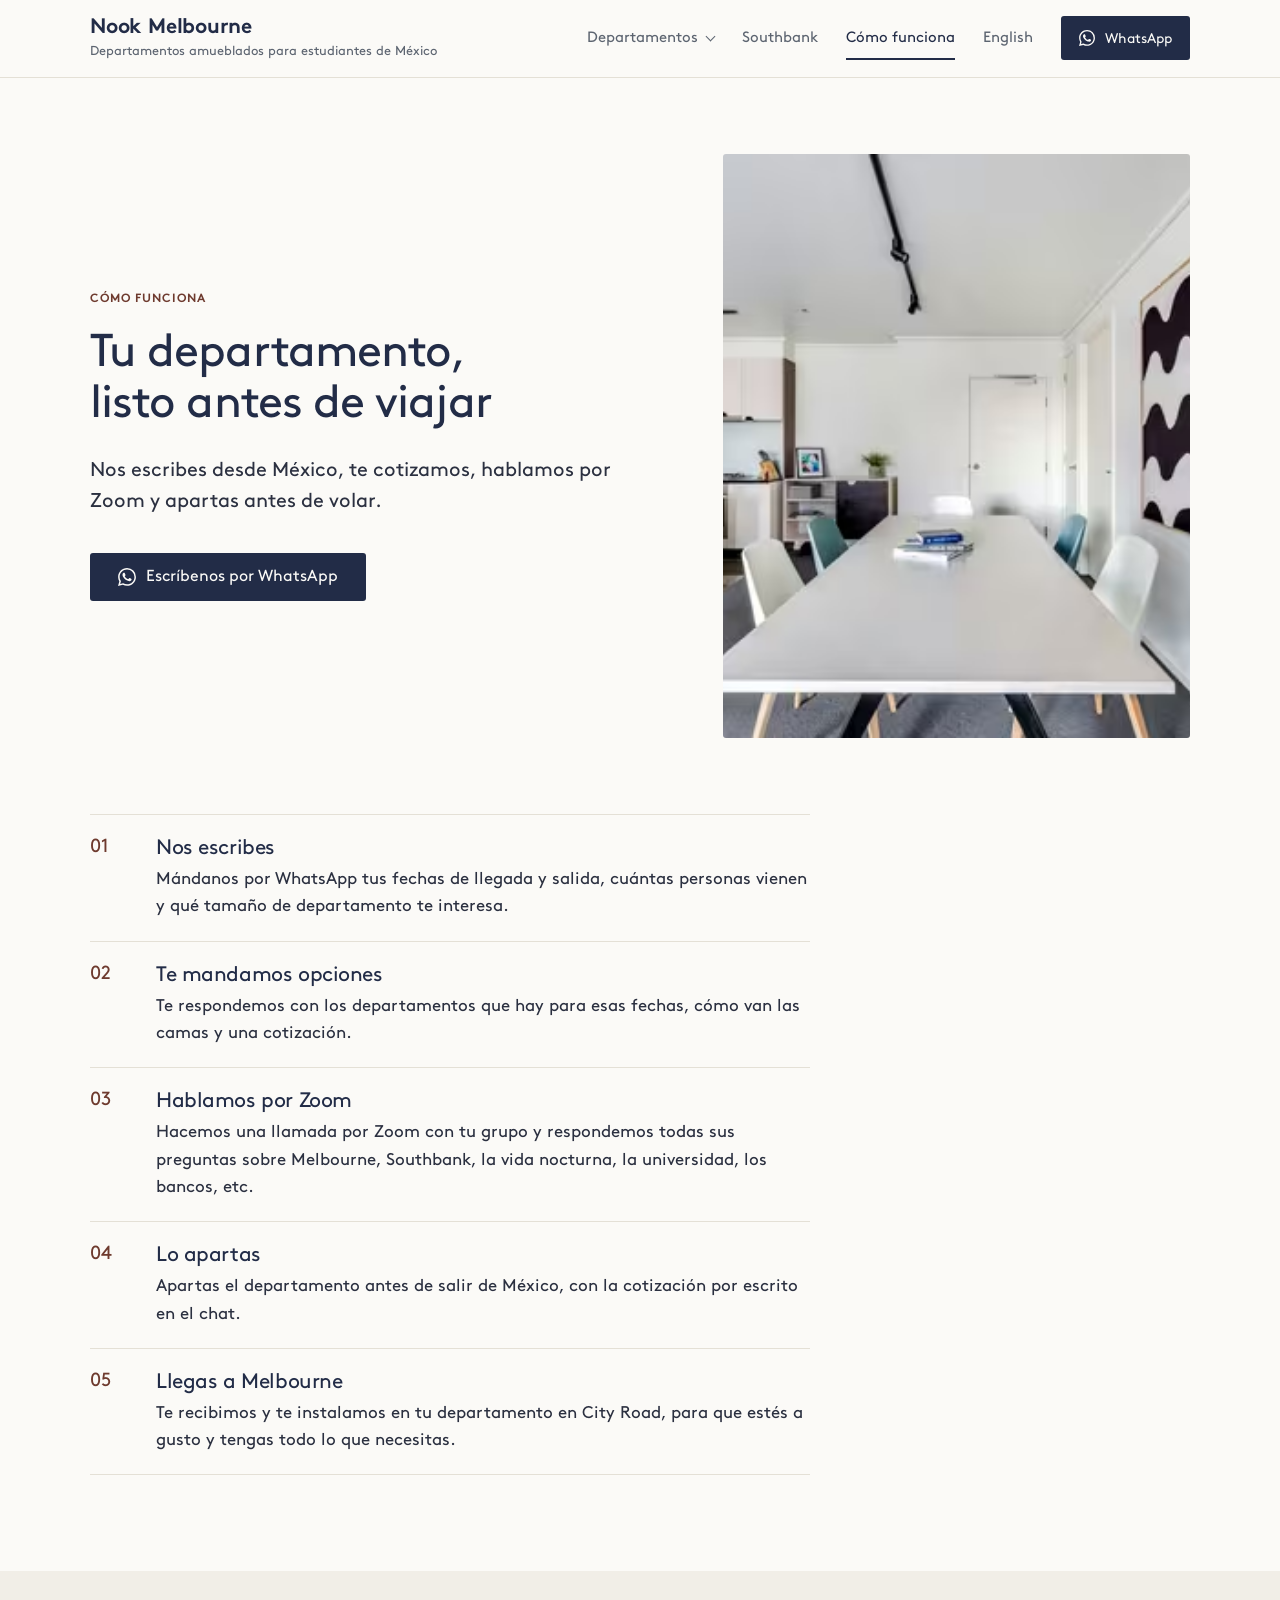
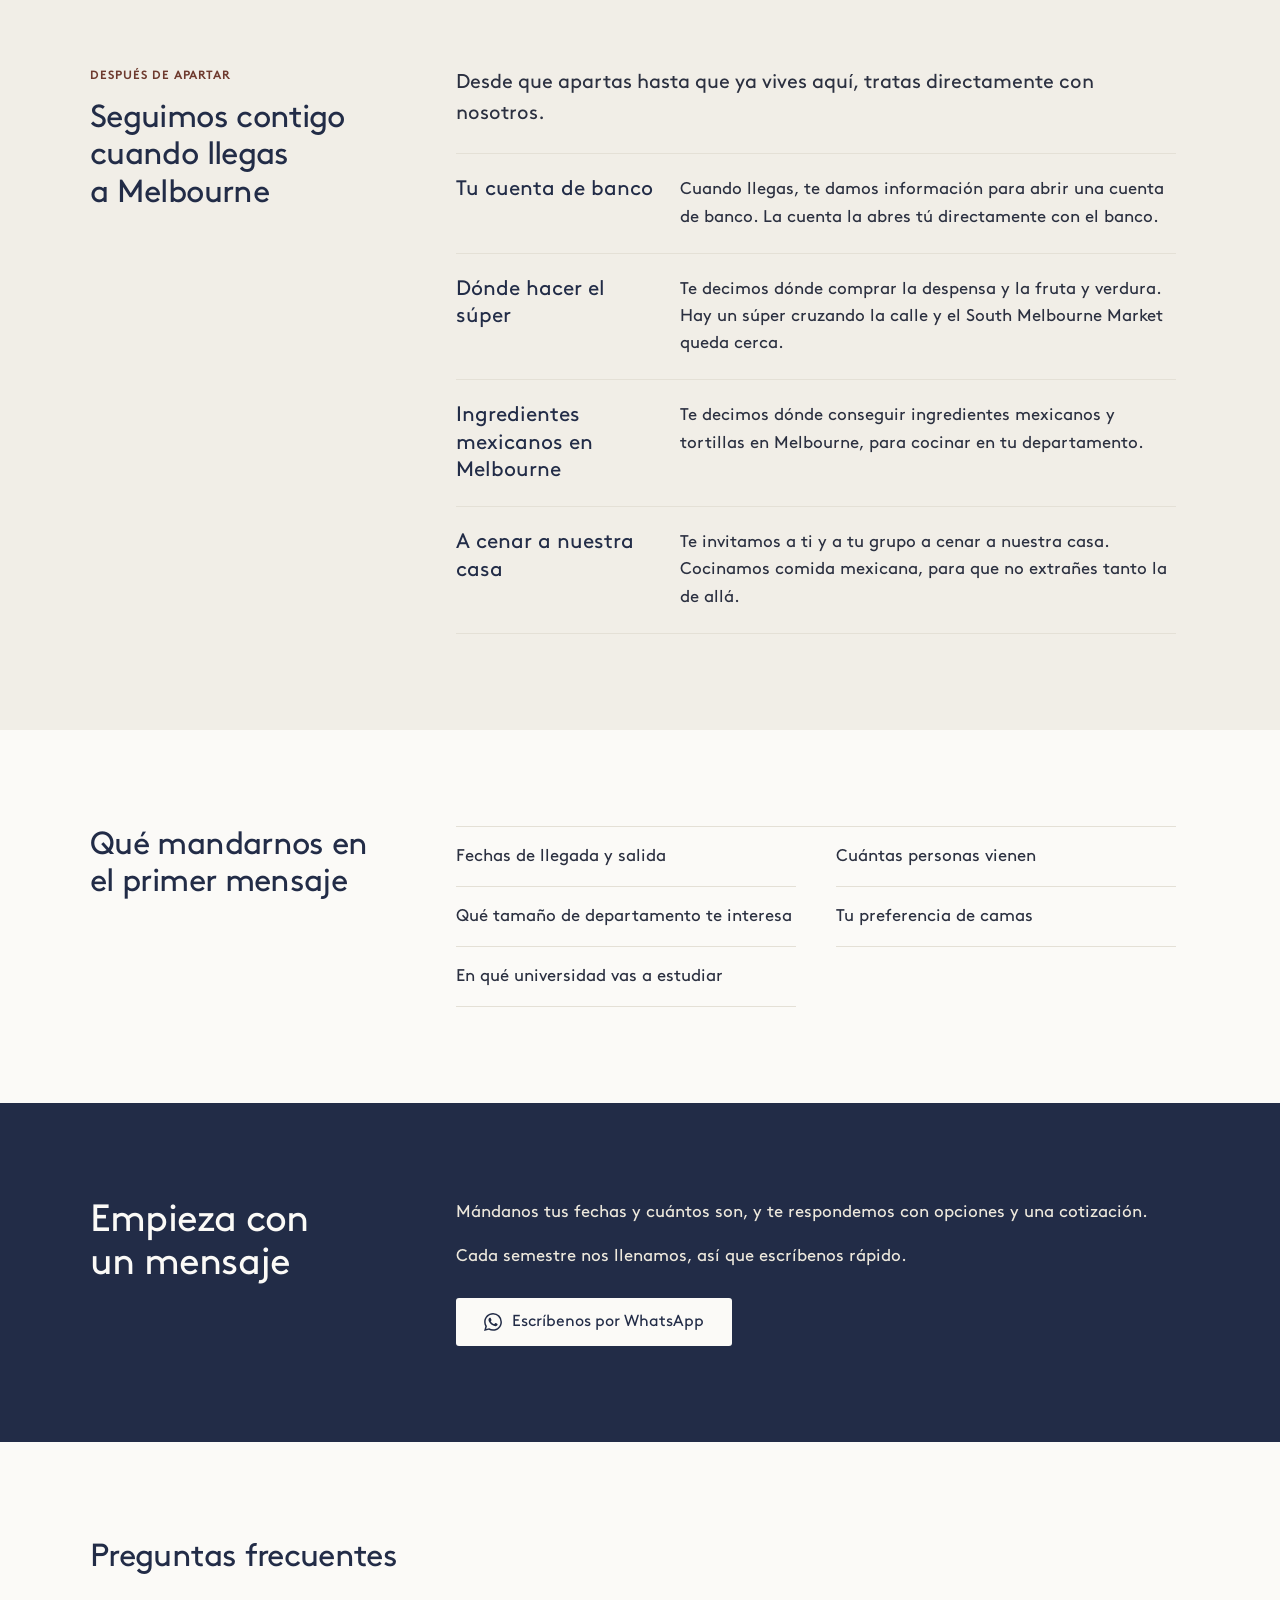
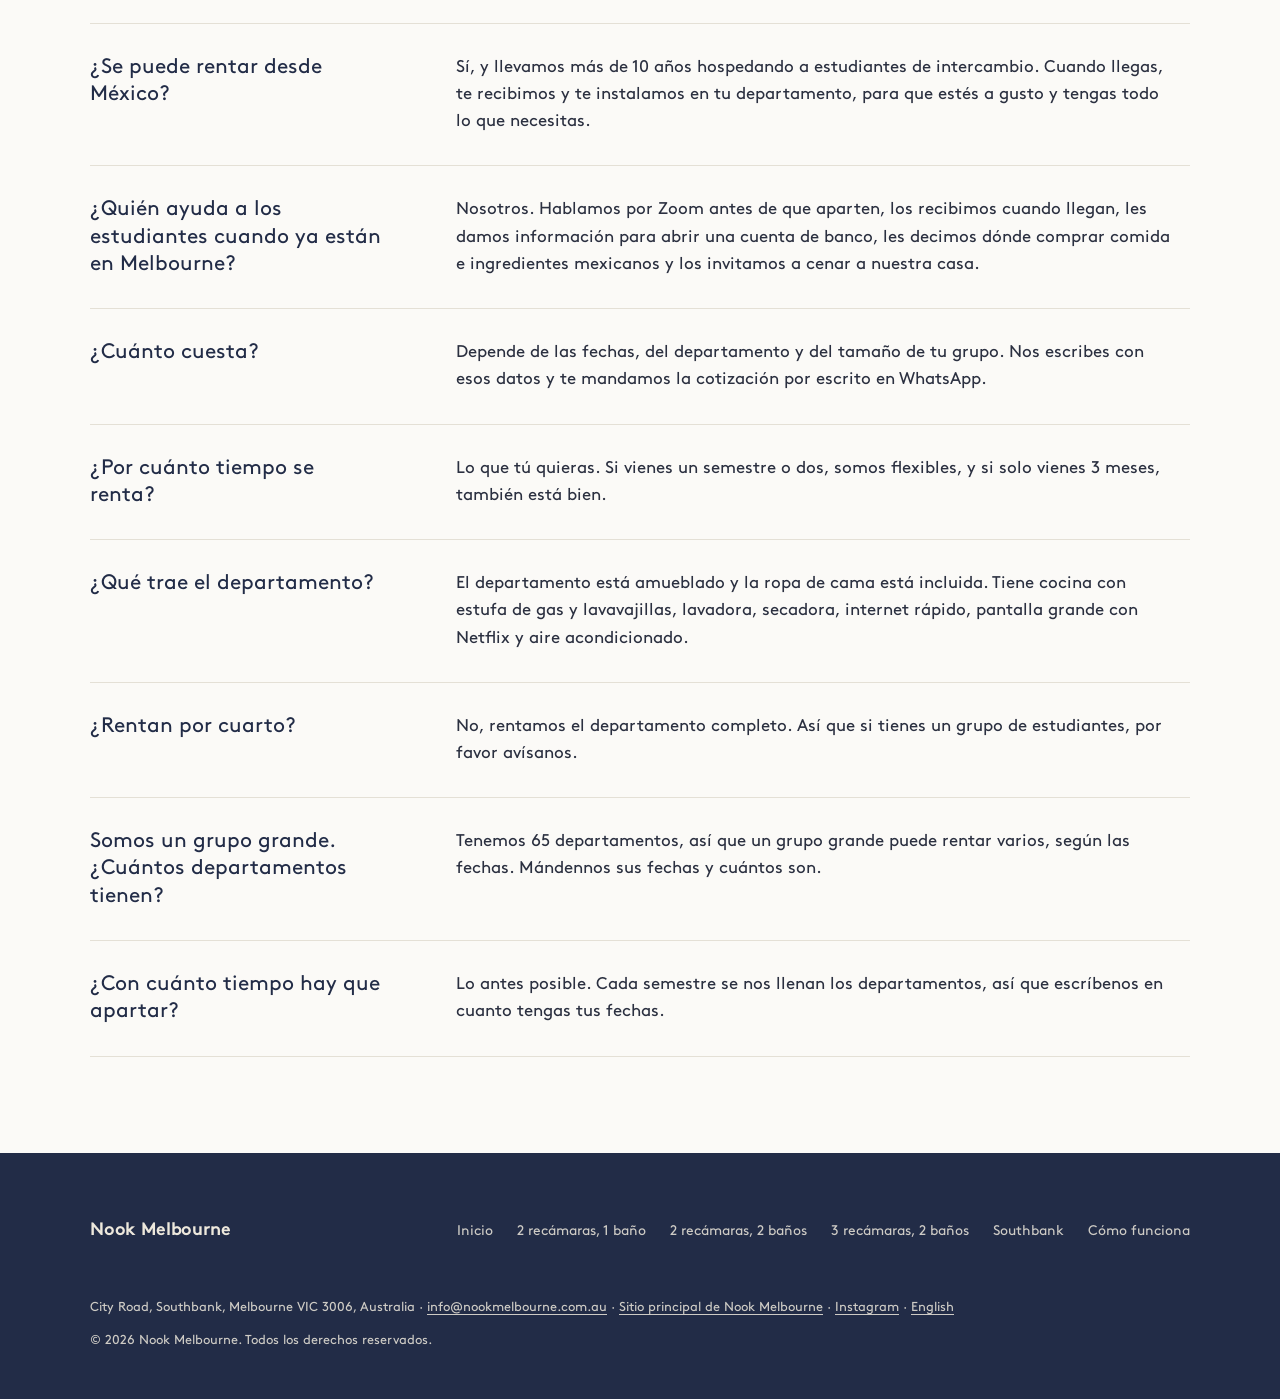
<file: como-funciona/index.html>
<!doctype html>
<html lang="es-MX">
<head>
<meta charset="utf-8">
<meta name="viewport" content="width=device-width, initial-scale=1">
<title>Cómo rentar tu departamento en Melbourne desde México</title>
<meta name="description" content="Cómo rentar un departamento amueblado en Southbank, Melbourne, para tu intercambio: nos escribes, te mandamos opciones, hablamos por Zoom y lo apartas.">
<link rel="canonical" href="https://nookmelbourne.mx/como-funciona/">
<link rel="alternate" hreflang="es-MX" href="https://nookmelbourne.mx/como-funciona/">
<link rel="alternate" hreflang="es" href="https://nookmelbourne.mx/como-funciona/">
<link rel="alternate" hreflang="en" href="https://nookmelbourne.mx/en/how-it-works/">
<link rel="alternate" hreflang="x-default" href="https://nookmelbourne.mx/como-funciona/">
<meta property="og:type" content="website">
<meta property="og:site_name" content="Nook Melbourne">
<meta property="og:title" content="Cómo rentar tu departamento en Melbourne desde México">
<meta property="og:description" content="Cómo rentar un departamento amueblado en Southbank, Melbourne, para tu intercambio: nos escribes, te mandamos opciones, hablamos por Zoom y lo apartas.">
<meta property="og:url" content="https://nookmelbourne.mx/como-funciona/">
<meta property="og:image" content="https://nookmelbourne.mx/img/og-62db8e24f3.jpg">
<meta property="og:image:width" content="1200">
<meta property="og:image:height" content="630">
<meta property="og:locale" content="es_MX">
<meta property="og:locale:alternate" content="en_AU">
<meta name="twitter:card" content="summary_large_image">
<meta name="twitter:title" content="Cómo rentar tu departamento en Melbourne desde México">
<meta name="twitter:description" content="Cómo rentar un departamento amueblado en Southbank, Melbourne, para tu intercambio: nos escribes, te mandamos opciones, hablamos por Zoom y lo apartas.">
<meta name="twitter:image" content="https://nookmelbourne.mx/img/og-62db8e24f3.jpg">
<meta name="theme-color" content="#FBFAF7">
<link rel="icon" href="/favicon.svg" type="image/svg+xml">
<link rel="preload" href="/assets/fonts/brown-regular-5.9a13184d.woff2" as="font" type="font/woff2" crossorigin>
<link rel="preload" href="/assets/fonts/brown-bold-6.a865403e.woff2" as="font" type="font/woff2" crossorigin>
<link rel="preload" as="image" type="image/avif" imagesrcset="/img/62db8e24f3-480.avif 480w, /img/62db8e24f3-800.avif 800w, /img/62db8e24f3-1200.avif 1200w" imagesizes="(min-width: 1180px) 467px, (min-width: 961px) 40vw, (min-width: 721px) calc(100vw - 80px), calc(100vw - 40px)" fetchpriority="high">
<link rel="stylesheet" href="/assets/site.3c123c33.css">
<script type="application/ld+json">{"@context":"https://schema.org","@graph":[{"@type":"Organization","@id":"https://nookmelbourne.mx/#org","name":"Nook Melbourne","url":"https://nookmelbourne.com.au/","email":"info@nookmelbourne.com.au","sameAs":["https://nookmelbourne.com.au/","https://www.instagram.com/nookmelbourne/"]},{"@type":"WebSite","@id":"https://nookmelbourne.mx/#website","url":"https://nookmelbourne.mx/","name":"Nook Melbourne","inLanguage":"es-MX","publisher":{"@id":"https://nookmelbourne.mx/#org"}},{"@type":"BreadcrumbList","@id":"https://nookmelbourne.mx/como-funciona/#breadcrumb","itemListElement":[{"@type":"ListItem","position":1,"name":"Inicio","item":"https://nookmelbourne.mx/"},{"@type":"ListItem","position":2,"name":"Cómo funciona","item":"https://nookmelbourne.mx/como-funciona/"}]},{"@type":"WebPage","@id":"https://nookmelbourne.mx/como-funciona/#webpage","url":"https://nookmelbourne.mx/como-funciona/","name":"Cómo rentar tu departamento en Melbourne desde México","description":"Cómo rentar un departamento amueblado en Southbank, Melbourne, para tu intercambio: nos escribes, te mandamos opciones, hablamos por Zoom y lo apartas.","inLanguage":"es-MX","isPartOf":{"@id":"https://nookmelbourne.mx/#website"},"breadcrumb":{"@id":"https://nookmelbourne.mx/como-funciona/#breadcrumb"},"primaryImageOfPage":{"@type":"ImageObject","url":"https://nookmelbourne.mx/img/og-62db8e24f3.jpg"}},{"@type":"FAQPage","@id":"https://nookmelbourne.mx/como-funciona/#faq","mainEntity":[{"@type":"Question","name":"¿Se puede rentar desde México?","acceptedAnswer":{"@type":"Answer","text":"Sí, y llevamos más de 10 años hospedando a estudiantes de intercambio. Cuando llegas, te recibimos y te instalamos en tu departamento, para que estés a gusto y tengas todo lo que necesitas."}},{"@type":"Question","name":"¿Quién ayuda a los estudiantes cuando ya están en Melbourne?","acceptedAnswer":{"@type":"Answer","text":"Nosotros. Hablamos por Zoom antes de que aparten, los recibimos cuando llegan, les damos información para abrir una cuenta de banco, les decimos dónde comprar comida e ingredientes mexicanos y los invitamos a cenar a nuestra casa."}},{"@type":"Question","name":"¿Cuánto cuesta?","acceptedAnswer":{"@type":"Answer","text":"Depende de las fechas, del departamento y del tamaño de tu grupo. Nos escribes con esos datos y te mandamos la cotización por escrito en WhatsApp."}},{"@type":"Question","name":"¿Por cuánto tiempo se renta?","acceptedAnswer":{"@type":"Answer","text":"Lo que tú quieras. Si vienes un semestre o dos, somos flexibles, y si solo vienes 3 meses, también está bien."}},{"@type":"Question","name":"¿Qué trae el departamento?","acceptedAnswer":{"@type":"Answer","text":"El departamento está amueblado y la ropa de cama está incluida. Tiene cocina con estufa de gas y lavavajillas, lavadora, secadora, internet rápido, pantalla grande con Netflix y aire acondicionado."}},{"@type":"Question","name":"¿Rentan por cuarto?","acceptedAnswer":{"@type":"Answer","text":"No, rentamos el departamento completo. Así que si tienes un grupo de estudiantes, por favor avísanos."}},{"@type":"Question","name":"Somos un grupo grande. ¿Cuántos departamentos tienen?","acceptedAnswer":{"@type":"Answer","text":"Tenemos 65 departamentos, así que un grupo grande puede rentar varios, según las fechas. Mándennos sus fechas y cuántos son."}},{"@type":"Question","name":"¿Con cuánto tiempo hay que apartar?","acceptedAnswer":{"@type":"Answer","text":"Lo antes posible. Cada semestre se nos llenan los departamentos, así que escríbenos en cuanto tengas tus fechas."}}]}]}</script>
</head>
<body>
<a class="skip-link" href="#main">Saltar al contenido</a>
<header class="site">
  <div class="masthead">
    <a class="wordmark" href="/"><span class="wm">Nook Melbourne</span><span class="wm-sub">Departamentos amueblados para estudiantes de México</span></a>
    <nav class="site-nav" aria-label="Navegación principal">
      <ul>
        <li>
          <details class="dd">
            <summary>Departamentos</summary>
            <ul class="dd-panel">
              <li><a href="/2-recamaras-1-bano/">2 recámaras, 1 baño</a></li>
              <li><a href="/2-recamaras-2-banos/">2 recámaras, 2 baños</a></li>
              <li><a href="/3-recamaras-2-banos/">3 recámaras, 2 baños</a></li>
            </ul>
          </details>
        </li>
        <li><a href="/southbank/">Southbank</a></li>
        <li><a href="/como-funciona/" aria-current="page">Cómo funciona</a></li>
        <li><a href="/en/how-it-works/" hreflang="en-AU" lang="en-AU" aria-label="Read this page in English">English</a></li>
        <li><a class="btn" href="https://wa.me/61452669352?text=Hola%2C%20le%C3%AD%20c%C3%B3mo%20funciona%20la%20renta.%20Somos%20%5Bn%C3%BAmero%5D%20estudiantes%2C%20vamos%20a%20%5Buniversidad%5D%20y%20buscamos%20departamento%20del%20%5Bfecha%20de%20llegada%5D%20al%20%5Bfecha%20de%20salida%5D." target="_blank" rel="noopener"><svg viewBox="0 0 24 24" aria-hidden="true" focusable="false"><path d="M17.472 14.382c-.297-.149-1.758-.867-2.03-.967-.273-.099-.471-.148-.67.15-.197.297-.767.966-.94 1.164-.173.199-.347.223-.644.075-.297-.15-1.255-.463-2.39-1.475-.883-.788-1.48-1.761-1.653-2.059-.173-.297-.018-.458.13-.606.134-.133.298-.347.446-.52.149-.174.198-.298.298-.497.099-.198.05-.371-.025-.52-.075-.149-.669-1.612-.916-2.207-.242-.579-.487-.5-.669-.51-.173-.008-.371-.01-.57-.01-.198 0-.52.074-.792.372-.272.297-1.04 1.016-1.04 2.479 0 1.462 1.065 2.875 1.213 3.074.149.198 2.096 3.2 5.077 4.487.709.306 1.262.489 1.694.625.712.227 1.36.195 1.871.118.571-.085 1.758-.719 2.006-1.413.248-.694.248-1.289.173-1.413-.074-.124-.272-.198-.57-.347m-5.421 7.403h-.004a9.87 9.87 0 0 1-5.031-1.378l-.361-.214-3.741.982.998-3.648-.235-.374a9.86 9.86 0 0 1-1.51-5.26c.001-5.45 4.436-9.884 9.888-9.884 2.64 0 5.122 1.03 6.988 2.898a9.825 9.825 0 0 1 2.893 6.994c-.003 5.45-4.437 9.884-9.885 9.884m8.413-18.297A11.815 11.815 0 0 0 12.05 0C5.495 0 .16 5.335.157 11.892c0 2.096.547 4.142 1.588 5.945L.057 24l6.305-1.654a11.882 11.882 0 0 0 5.683 1.448h.005c6.554 0 11.89-5.335 11.893-11.893a11.821 11.821 0 0 0-3.48-8.413Z"/></svg><span>WhatsApp</span></a></li>
      </ul>
    </nav>
    <details class="nav-mob">
      <summary><span>Menú</span><span class="burger" aria-hidden="true"></span></summary>
      <nav aria-label="Navegación principal">
        <p class="micro">Departamentos</p>
        <ul>
              <li><a href="/2-recamaras-1-bano/">2 recámaras, 1 baño</a></li>
              <li><a href="/2-recamaras-2-banos/">2 recámaras, 2 baños</a></li>
              <li><a href="/3-recamaras-2-banos/">3 recámaras, 2 baños</a></li>
        </ul>
        <ul>
          <li><a href="/southbank/">Southbank</a></li>
          <li><a href="/como-funciona/" aria-current="page">Cómo funciona</a></li>
          <li><a href="/en/how-it-works/" hreflang="en-AU" lang="en-AU" aria-label="Read this page in English">English</a></li>
        </ul>
        <p class="nav-mob-cta"><a class="btn" href="https://wa.me/61452669352?text=Hola%2C%20le%C3%AD%20c%C3%B3mo%20funciona%20la%20renta.%20Somos%20%5Bn%C3%BAmero%5D%20estudiantes%2C%20vamos%20a%20%5Buniversidad%5D%20y%20buscamos%20departamento%20del%20%5Bfecha%20de%20llegada%5D%20al%20%5Bfecha%20de%20salida%5D." target="_blank" rel="noopener"><svg viewBox="0 0 24 24" aria-hidden="true" focusable="false"><path d="M17.472 14.382c-.297-.149-1.758-.867-2.03-.967-.273-.099-.471-.148-.67.15-.197.297-.767.966-.94 1.164-.173.199-.347.223-.644.075-.297-.15-1.255-.463-2.39-1.475-.883-.788-1.48-1.761-1.653-2.059-.173-.297-.018-.458.13-.606.134-.133.298-.347.446-.52.149-.174.198-.298.298-.497.099-.198.05-.371-.025-.52-.075-.149-.669-1.612-.916-2.207-.242-.579-.487-.5-.669-.51-.173-.008-.371-.01-.57-.01-.198 0-.52.074-.792.372-.272.297-1.04 1.016-1.04 2.479 0 1.462 1.065 2.875 1.213 3.074.149.198 2.096 3.2 5.077 4.487.709.306 1.262.489 1.694.625.712.227 1.36.195 1.871.118.571-.085 1.758-.719 2.006-1.413.248-.694.248-1.289.173-1.413-.074-.124-.272-.198-.57-.347m-5.421 7.403h-.004a9.87 9.87 0 0 1-5.031-1.378l-.361-.214-3.741.982.998-3.648-.235-.374a9.86 9.86 0 0 1-1.51-5.26c.001-5.45 4.436-9.884 9.888-9.884 2.64 0 5.122 1.03 6.988 2.898a9.825 9.825 0 0 1 2.893 6.994c-.003 5.45-4.437 9.884-9.885 9.884m8.413-18.297A11.815 11.815 0 0 0 12.05 0C5.495 0 .16 5.335.157 11.892c0 2.096.547 4.142 1.588 5.945L.057 24l6.305-1.654a11.882 11.882 0 0 0 5.683 1.448h.005c6.554 0 11.89-5.335 11.893-11.893a11.821 11.821 0 0 0-3.48-8.413Z"/></svg><span>Escríbenos por WhatsApp</span></a></p>
      </nav>
    </details>
  </div>
</header>

<main id="main" tabindex="-1">
<section class="hero ground-linen">
  <div class="wrap">
    <div class="hero-grid">
      <div class="hero-text rise">
        <p class="micro">Cómo funciona</p>
        <h1>Tu departamento, listo antes de viajar</h1>
        <p class="lead">Nos escribes desde México, te cotizamos, hablamos por Zoom y apartas antes de volar.</p>

        <p class="actions"><a class="btn" href="https://wa.me/61452669352?text=Hola%2C%20le%C3%AD%20c%C3%B3mo%20funciona%20la%20renta.%20Somos%20%5Bn%C3%BAmero%5D%20estudiantes%2C%20vamos%20a%20%5Buniversidad%5D%20y%20buscamos%20departamento%20del%20%5Bfecha%20de%20llegada%5D%20al%20%5Bfecha%20de%20salida%5D." target="_blank" rel="noopener"><svg viewBox="0 0 24 24" aria-hidden="true" focusable="false"><path d="M17.472 14.382c-.297-.149-1.758-.867-2.03-.967-.273-.099-.471-.148-.67.15-.197.297-.767.966-.94 1.164-.173.199-.347.223-.644.075-.297-.15-1.255-.463-2.39-1.475-.883-.788-1.48-1.761-1.653-2.059-.173-.297-.018-.458.13-.606.134-.133.298-.347.446-.52.149-.174.198-.298.298-.497.099-.198.05-.371-.025-.52-.075-.149-.669-1.612-.916-2.207-.242-.579-.487-.5-.669-.51-.173-.008-.371-.01-.57-.01-.198 0-.52.074-.792.372-.272.297-1.04 1.016-1.04 2.479 0 1.462 1.065 2.875 1.213 3.074.149.198 2.096 3.2 5.077 4.487.709.306 1.262.489 1.694.625.712.227 1.36.195 1.871.118.571-.085 1.758-.719 2.006-1.413.248-.694.248-1.289.173-1.413-.074-.124-.272-.198-.57-.347m-5.421 7.403h-.004a9.87 9.87 0 0 1-5.031-1.378l-.361-.214-3.741.982.998-3.648-.235-.374a9.86 9.86 0 0 1-1.51-5.26c.001-5.45 4.436-9.884 9.888-9.884 2.64 0 5.122 1.03 6.988 2.898a9.825 9.825 0 0 1 2.893 6.994c-.003 5.45-4.437 9.884-9.885 9.884m8.413-18.297A11.815 11.815 0 0 0 12.05 0C5.495 0 .16 5.335.157 11.892c0 2.096.547 4.142 1.588 5.945L.057 24l6.305-1.654a11.882 11.882 0 0 0 5.683 1.448h.005c6.554 0 11.89-5.335 11.893-11.893a11.821 11.821 0 0 0-3.48-8.413Z"/></svg><span>Escríbenos por WhatsApp</span></a></p>
      </div>
      <figure class="media r45 rise-2"><div class="frame"><picture><source type="image/avif" srcset="/img/62db8e24f3-480.avif 480w, /img/62db8e24f3-800.avif 800w, /img/62db8e24f3-1200.avif 1200w" sizes="(min-width: 1180px) 467px, (min-width: 961px) 40vw, (min-width: 721px) calc(100vw - 80px), calc(100vw - 40px)"><source type="image/webp" srcset="/img/62db8e24f3-480.webp 480w, /img/62db8e24f3-800.webp 800w, /img/62db8e24f3-1200.webp 1200w" sizes="(min-width: 1180px) 467px, (min-width: 961px) 40vw, (min-width: 721px) calc(100vw - 80px), calc(100vw - 40px)"><img src="/img/62db8e24f3-800.jpg" srcset="/img/62db8e24f3-480.jpg 480w, /img/62db8e24f3-800.jpg 800w, /img/62db8e24f3-1200.jpg 1200w" sizes="(min-width: 1180px) 467px, (min-width: 961px) 40vw, (min-width: 721px) calc(100vw - 80px), calc(100vw - 40px)" width="1200" height="800" alt="Mesa de comedor larga junto a la cocina" loading="eager" fetchpriority="high" decoding="async"></picture></div></figure>
    </div>

  </div>
</section>

<section class="ground-linen cont" id="steps" aria-label="Cómo funciona">
  <div class="wrap">

    <div class="col-720">
        <ol class="steps">
          <li><div><h2 class="step-title">Nos escribes</h2><p>Mándanos por WhatsApp tus fechas de llegada y salida, cuántas personas vienen y qué tamaño de departamento te interesa.</p></div></li>
          <li><div><h2 class="step-title">Te mandamos opciones</h2><p>Te respondemos con los departamentos que hay para esas fechas, cómo van las camas y una cotización.</p></div></li>
          <li><div><h2 class="step-title">Hablamos por Zoom</h2><p>Hacemos una llamada por Zoom con tu grupo y respondemos todas sus preguntas sobre Melbourne, Southbank, la vida nocturna, la universidad, los bancos, etc.</p></div></li>
          <li><div><h2 class="step-title">Lo apartas</h2><p>Apartas el departamento antes de salir de México, con la cotización por escrito en el chat.</p></div></li>
          <li><div><h2 class="step-title">Llegas a Melbourne</h2><p>Te recibimos y te instalamos en tu departamento en City Road, para que estés a gusto y tengas todo lo que necesitas.</p></div></li>
        </ol>
    </div>
  </div>
</section>

<section class="ground-deep" id="after" aria-labelledby="after-h">
  <div class="wrap">
    <div class="split">
      <div class="split-head">
        <p class="micro">Después de apartar</p>
        <h2 id="after-h">Seguimos contigo cuando llegas a Melbourne</h2>
      </div>
      <div class="split-body">
        <p class="lead">Desde que apartas hasta que ya vives aquí, tratas directamente con nosotros.</p>
        <dl class="directory">
          <div><dt>Tu cuenta de banco</dt><dd>Cuando llegas, te damos información para abrir una cuenta de banco. La cuenta la abres tú directamente con el banco.</dd></div>
          <div><dt>Dónde hacer el súper</dt><dd>Te decimos dónde comprar la despensa y la fruta y verdura. Hay un súper cruzando la calle y el South Melbourne Market queda cerca.</dd></div>
          <div><dt>Ingredientes mexicanos en Melbourne</dt><dd>Te decimos dónde conseguir ingredientes mexicanos y tortillas en Melbourne, para cocinar en tu departamento.</dd></div>
          <div><dt>A cenar a nuestra casa</dt><dd>Te invitamos a ti y a tu grupo a cenar a nuestra casa. Cocinamos comida mexicana, para que no extrañes tanto la de allá.</dd></div>
        </dl>
      </div>
    </div>

  </div>
</section>

<section class="ground-linen" aria-labelledby="need-h">
  <div class="wrap">
    <div class="split">
      <div class="split-head">
        <h2 id="need-h">Qué mandarnos en el primer mensaje</h2>
      </div>
      <div class="split-body">
        <ul class="rows two">
          <li>Fechas de llegada y salida</li>
          <li>Cuántas personas vienen</li>
          <li>Qué tamaño de departamento te interesa</li>
          <li>Tu preferencia de camas</li>
          <li>En qué universidad vas a estudiar</li>
        </ul>
      </div>
    </div>

  </div>
</section>


<section class="ground-navy plaque" aria-labelledby="cta-h">
  <div class="wrap">
    <div class="split">
      <div class="split-head">
        <h2 id="cta-h">Empieza con un mensaje</h2>
      </div>
      <div class="split-body">
        <p>Mándanos tus fechas y cuántos son, y te respondemos con opciones y una cotización.</p>
        <p class="booking-note">Cada semestre nos llenamos, así que escríbenos rápido.</p>
        <p class="actions"><a class="btn" href="https://wa.me/61452669352?text=Hola%2C%20le%C3%AD%20c%C3%B3mo%20funciona%20la%20renta.%20Somos%20%5Bn%C3%BAmero%5D%20estudiantes%2C%20vamos%20a%20%5Buniversidad%5D%20y%20buscamos%20departamento%20del%20%5Bfecha%20de%20llegada%5D%20al%20%5Bfecha%20de%20salida%5D." target="_blank" rel="noopener"><svg viewBox="0 0 24 24" aria-hidden="true" focusable="false"><path d="M17.472 14.382c-.297-.149-1.758-.867-2.03-.967-.273-.099-.471-.148-.67.15-.197.297-.767.966-.94 1.164-.173.199-.347.223-.644.075-.297-.15-1.255-.463-2.39-1.475-.883-.788-1.48-1.761-1.653-2.059-.173-.297-.018-.458.13-.606.134-.133.298-.347.446-.52.149-.174.198-.298.298-.497.099-.198.05-.371-.025-.52-.075-.149-.669-1.612-.916-2.207-.242-.579-.487-.5-.669-.51-.173-.008-.371-.01-.57-.01-.198 0-.52.074-.792.372-.272.297-1.04 1.016-1.04 2.479 0 1.462 1.065 2.875 1.213 3.074.149.198 2.096 3.2 5.077 4.487.709.306 1.262.489 1.694.625.712.227 1.36.195 1.871.118.571-.085 1.758-.719 2.006-1.413.248-.694.248-1.289.173-1.413-.074-.124-.272-.198-.57-.347m-5.421 7.403h-.004a9.87 9.87 0 0 1-5.031-1.378l-.361-.214-3.741.982.998-3.648-.235-.374a9.86 9.86 0 0 1-1.51-5.26c.001-5.45 4.436-9.884 9.888-9.884 2.64 0 5.122 1.03 6.988 2.898a9.825 9.825 0 0 1 2.893 6.994c-.003 5.45-4.437 9.884-9.885 9.884m8.413-18.297A11.815 11.815 0 0 0 12.05 0C5.495 0 .16 5.335.157 11.892c0 2.096.547 4.142 1.588 5.945L.057 24l6.305-1.654a11.882 11.882 0 0 0 5.683 1.448h.005c6.554 0 11.89-5.335 11.893-11.893a11.821 11.821 0 0 0-3.48-8.413Z"/></svg><span>Escríbenos por WhatsApp</span></a></p>
      </div>
    </div>
  </div>
</section>

<section class="ground-linen" id="faq" aria-labelledby="faq-h">
  <div class="wrap">
    <div class="section-head">
      <h2 id="faq-h">Preguntas frecuentes</h2>
    </div>
    <dl class="faq">
      <div><dt>¿Se puede rentar desde México?</dt><dd><p>Sí, y llevamos más de 10 años hospedando a estudiantes de intercambio. Cuando llegas, te recibimos y te instalamos en tu departamento, para que estés a gusto y tengas todo lo que necesitas.</p></dd></div>
      <div><dt>¿Quién ayuda a los estudiantes cuando ya están en Melbourne?</dt><dd><p>Nosotros. Hablamos por Zoom antes de que aparten, los recibimos cuando llegan, les damos información para abrir una cuenta de banco, les decimos dónde comprar comida e ingredientes mexicanos y los invitamos a cenar a nuestra casa.</p></dd></div>
      <div><dt>¿Cuánto cuesta?</dt><dd><p>Depende de las fechas, del departamento y del tamaño de tu grupo. Nos escribes con esos datos y te mandamos la cotización por escrito en WhatsApp.</p></dd></div>
      <div><dt>¿Por cuánto tiempo se renta?</dt><dd><p>Lo que tú quieras. Si vienes un semestre o dos, somos flexibles, y si solo vienes 3 meses, también está bien.</p></dd></div>
      <div><dt>¿Qué trae el departamento?</dt><dd><p>El departamento está amueblado y la ropa de cama está incluida. Tiene cocina con estufa de gas y lavavajillas, lavadora, secadora, internet rápido, pantalla grande con Netflix y aire acondicionado.</p></dd></div>
      <div><dt>¿Rentan por cuarto?</dt><dd><p>No, rentamos el departamento completo. Así que si tienes un grupo de estudiantes, por favor avísanos.</p></dd></div>
      <div><dt>Somos un grupo grande. ¿Cuántos departamentos tienen?</dt><dd><p>Tenemos 65 departamentos, así que un grupo grande puede rentar varios, según las fechas. Mándennos sus fechas y cuántos son.</p></dd></div>
      <div><dt>¿Con cuánto tiempo hay que apartar?</dt><dd><p>Lo antes posible. Cada semestre se nos llenan los departamentos, así que escríbenos en cuanto tengas tus fechas.</p></dd></div>
    </dl>
  </div>
</section>


</main>
<footer class="site">
  <div class="wrap">
    <div class="foot">
      <a class="wordmark" href="/"><span class="wm">Nook Melbourne</span></a>
      <nav aria-label="Navegación del sitio">
        <ul>
          <li><a href="/">Inicio</a></li>
          <li><a href="/2-recamaras-1-bano/">2 recámaras, 1 baño</a></li>
          <li><a href="/2-recamaras-2-banos/">2 recámaras, 2 baños</a></li>
          <li><a href="/3-recamaras-2-banos/">3 recámaras, 2 baños</a></li>
          <li><a href="/southbank/">Southbank</a></li>
          <li><a href="/como-funciona/">Cómo funciona</a></li>
        </ul>
      </nav>
    </div>
    <p class="disclosure">City Road, Southbank, Melbourne VIC 3006, Australia · <a href="mailto:info@nookmelbourne.com.au">info@nookmelbourne.com.au</a> · <a href="https://nookmelbourne.com.au/" target="_blank" rel="noopener">Sitio principal de Nook Melbourne</a> · <a href="https://www.instagram.com/nookmelbourne/" target="_blank" rel="noopener">Instagram</a> · <a href="/en/how-it-works/" hreflang="en-AU" lang="en-AU" aria-label="Read this page in English">English</a><br>© 2026 Nook Melbourne. Todos los derechos reservados.</p>
  </div>
</footer>

<a class="fab" href="https://wa.me/61452669352?text=Hola%2C%20le%C3%AD%20c%C3%B3mo%20funciona%20la%20renta.%20Somos%20%5Bn%C3%BAmero%5D%20estudiantes%2C%20vamos%20a%20%5Buniversidad%5D%20y%20buscamos%20departamento%20del%20%5Bfecha%20de%20llegada%5D%20al%20%5Bfecha%20de%20salida%5D." target="_blank" rel="noopener" aria-label="Escríbenos por WhatsApp"><svg viewBox="0 0 24 24" aria-hidden="true" focusable="false"><path d="M17.472 14.382c-.297-.149-1.758-.867-2.03-.967-.273-.099-.471-.148-.67.15-.197.297-.767.966-.94 1.164-.173.199-.347.223-.644.075-.297-.15-1.255-.463-2.39-1.475-.883-.788-1.48-1.761-1.653-2.059-.173-.297-.018-.458.13-.606.134-.133.298-.347.446-.52.149-.174.198-.298.298-.497.099-.198.05-.371-.025-.52-.075-.149-.669-1.612-.916-2.207-.242-.579-.487-.5-.669-.51-.173-.008-.371-.01-.57-.01-.198 0-.52.074-.792.372-.272.297-1.04 1.016-1.04 2.479 0 1.462 1.065 2.875 1.213 3.074.149.198 2.096 3.2 5.077 4.487.709.306 1.262.489 1.694.625.712.227 1.36.195 1.871.118.571-.085 1.758-.719 2.006-1.413.248-.694.248-1.289.173-1.413-.074-.124-.272-.198-.57-.347m-5.421 7.403h-.004a9.87 9.87 0 0 1-5.031-1.378l-.361-.214-3.741.982.998-3.648-.235-.374a9.86 9.86 0 0 1-1.51-5.26c.001-5.45 4.436-9.884 9.888-9.884 2.64 0 5.122 1.03 6.988 2.898a9.825 9.825 0 0 1 2.893 6.994c-.003 5.45-4.437 9.884-9.885 9.884m8.413-18.297A11.815 11.815 0 0 0 12.05 0C5.495 0 .16 5.335.157 11.892c0 2.096.547 4.142 1.588 5.945L.057 24l6.305-1.654a11.882 11.882 0 0 0 5.683 1.448h.005c6.554 0 11.89-5.335 11.893-11.893a11.821 11.821 0 0 0-3.48-8.413Z"/></svg></a>
<script src="/assets/site.04ca7768.js" defer></script>
</body>
</html>
</file>
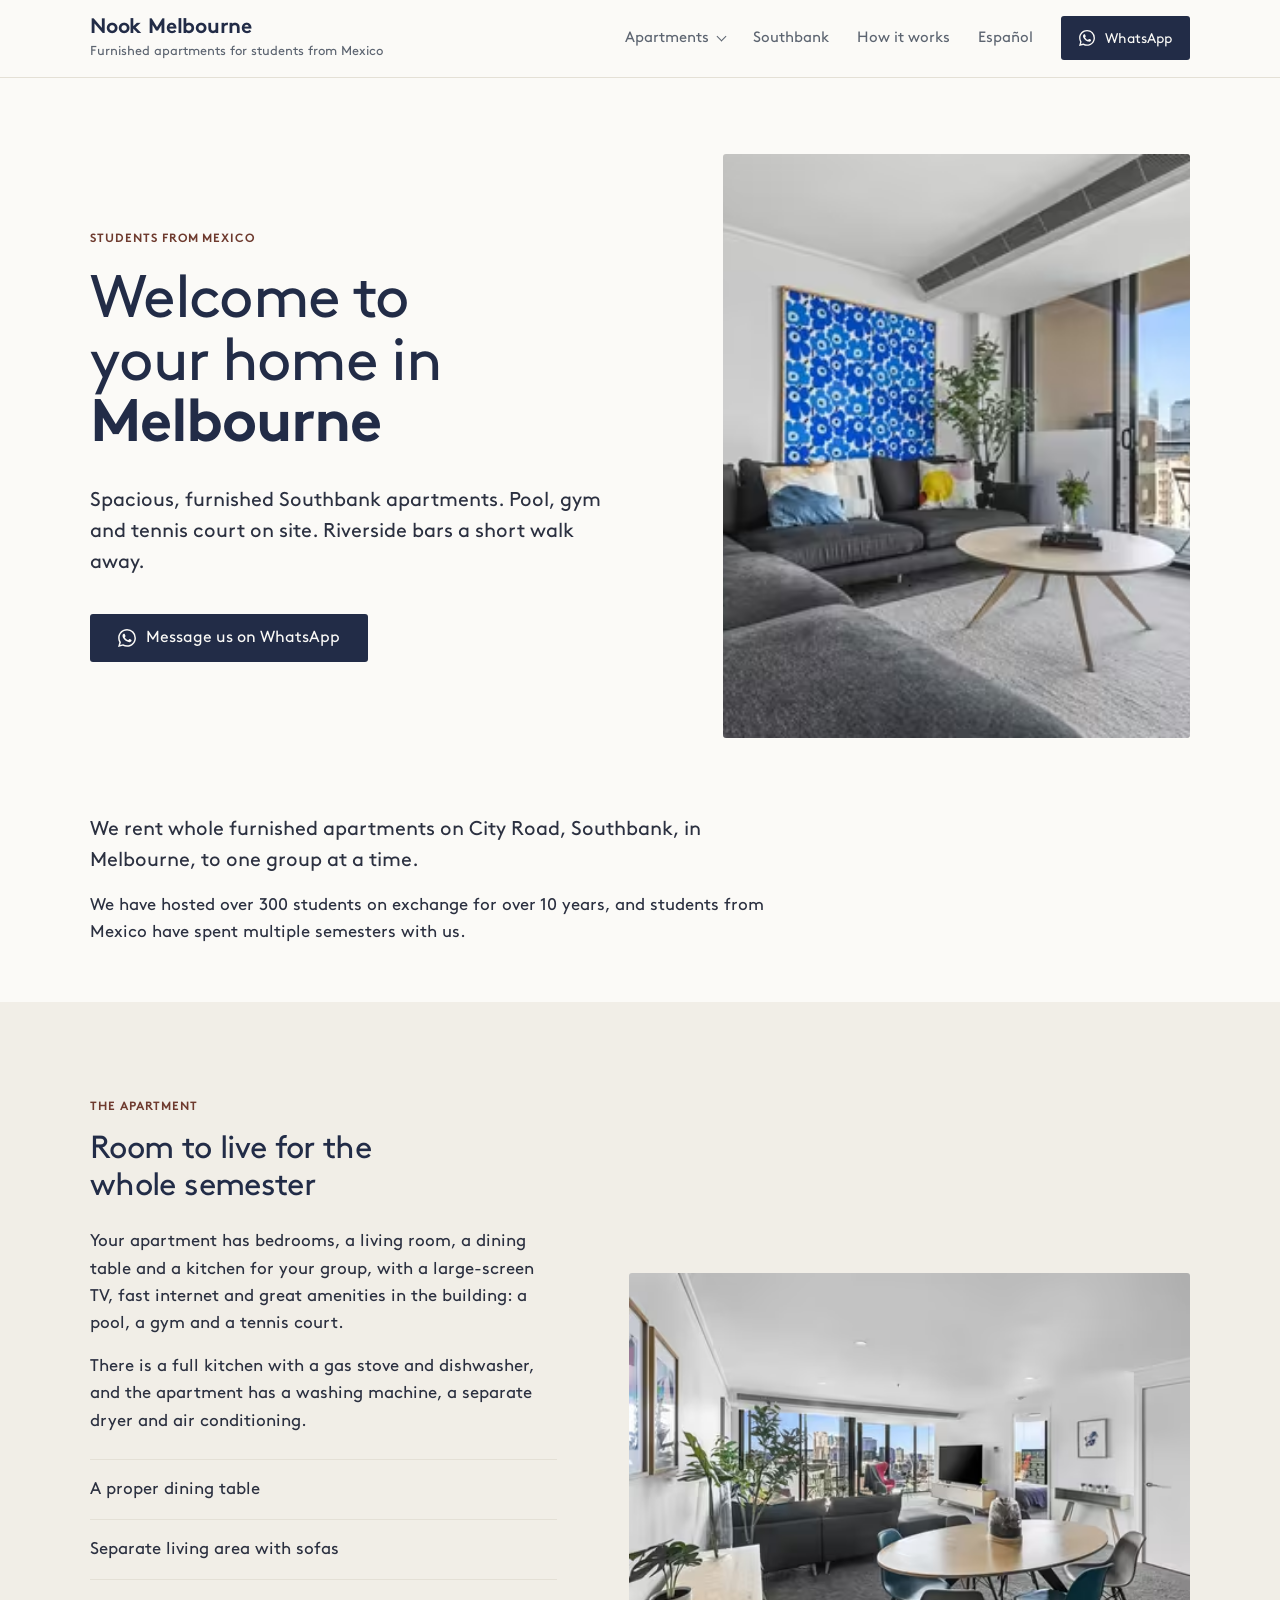
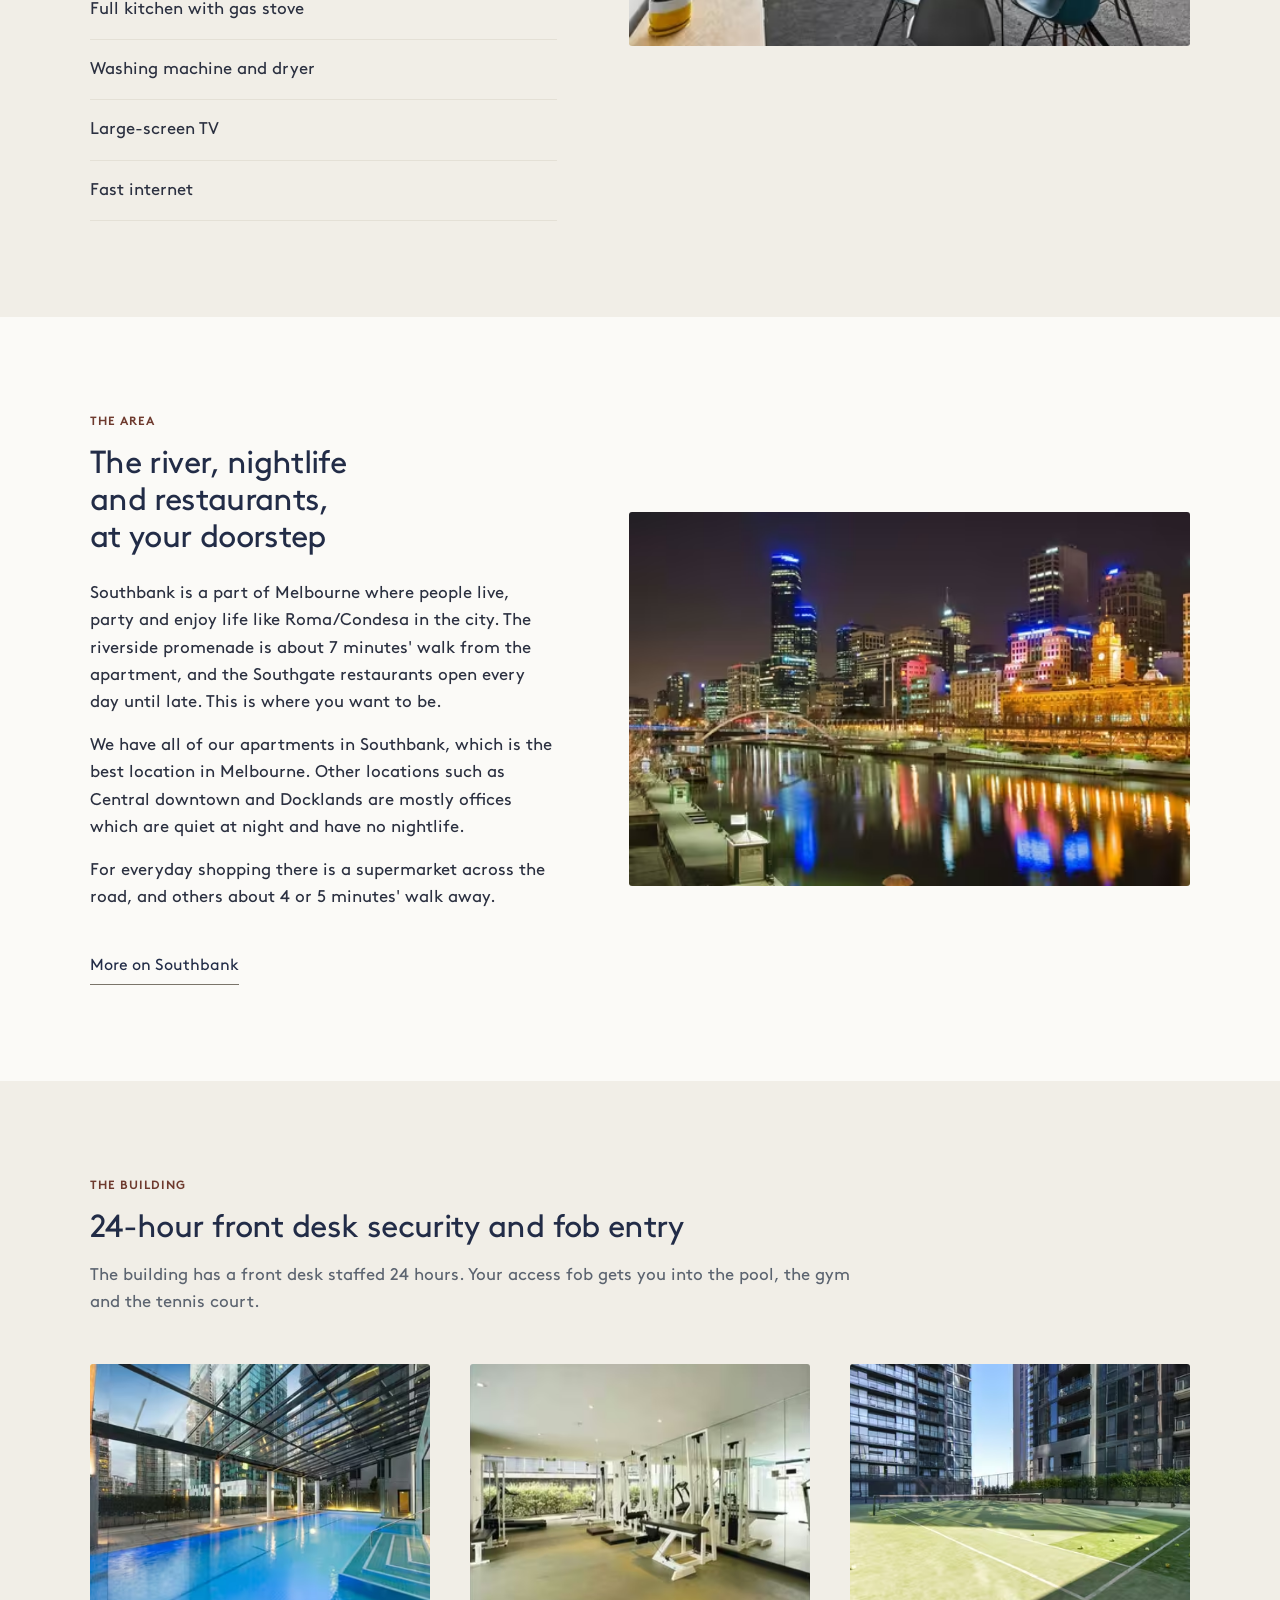
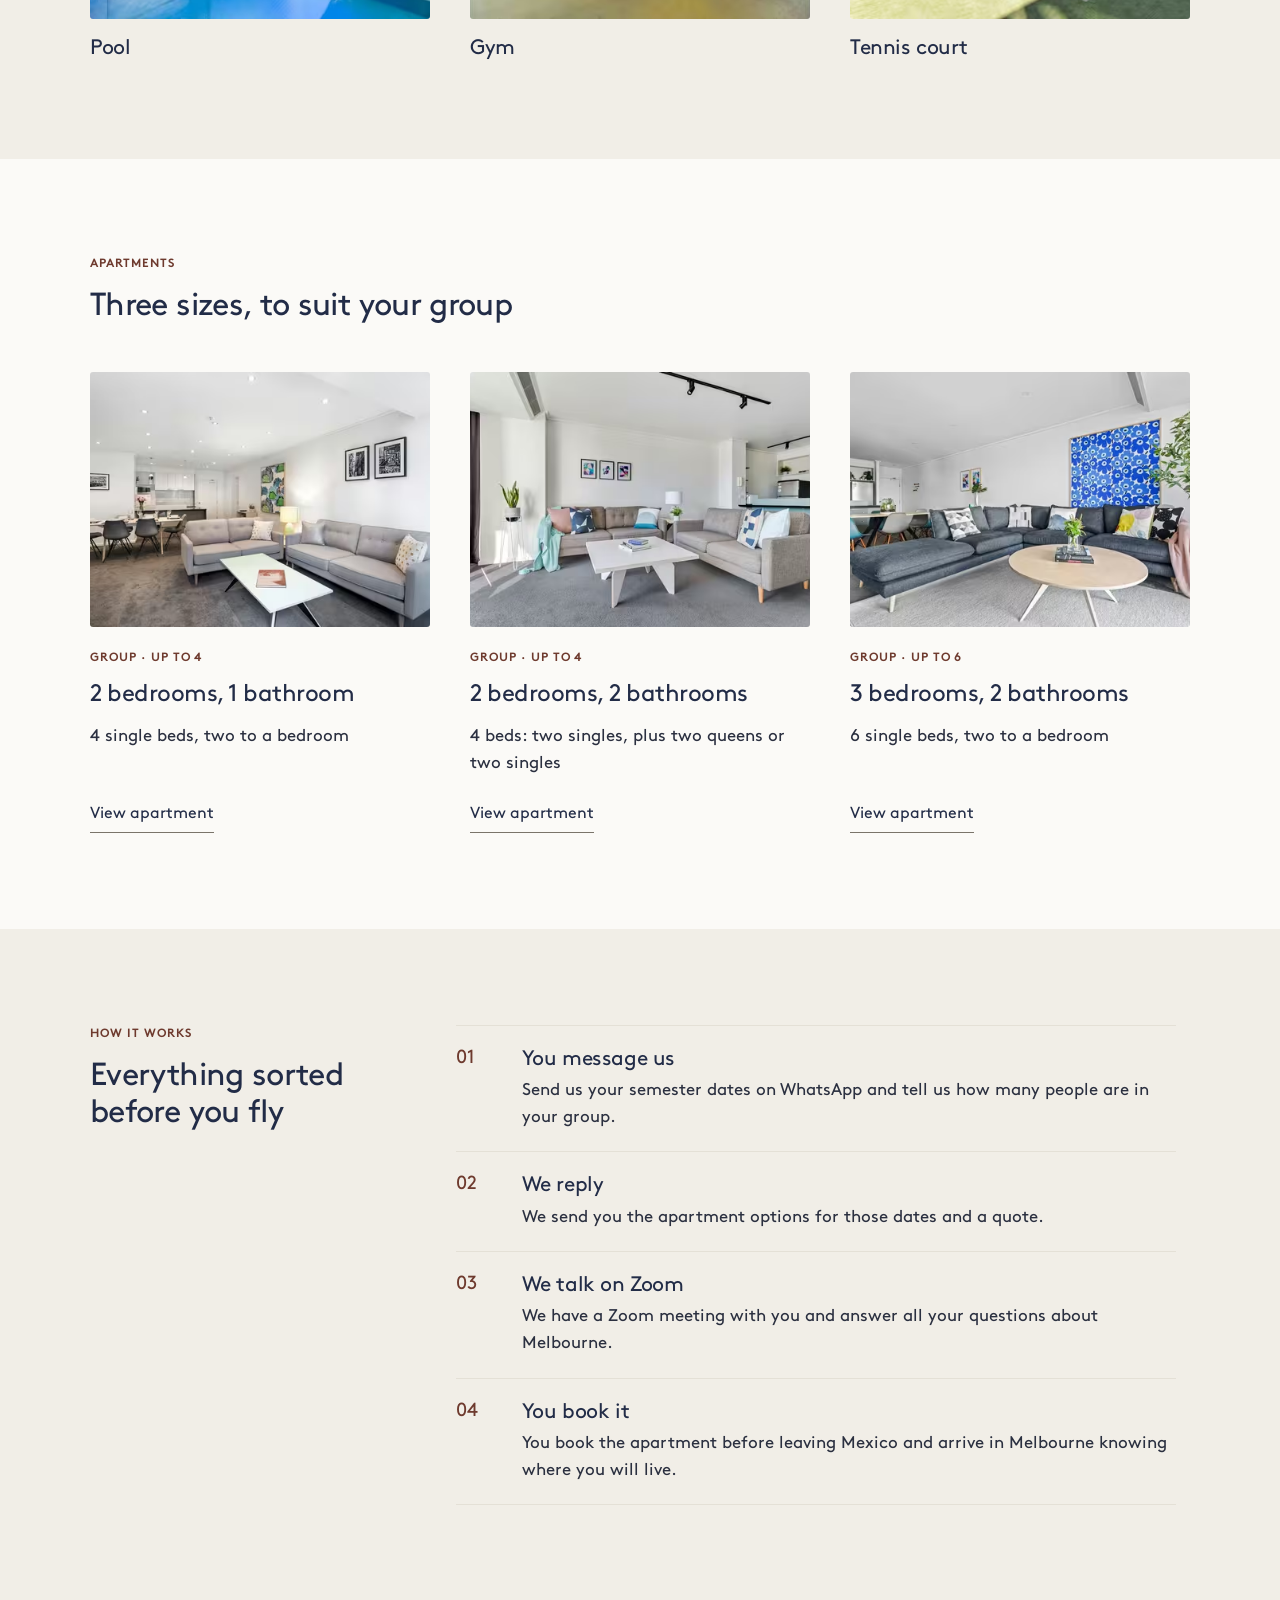
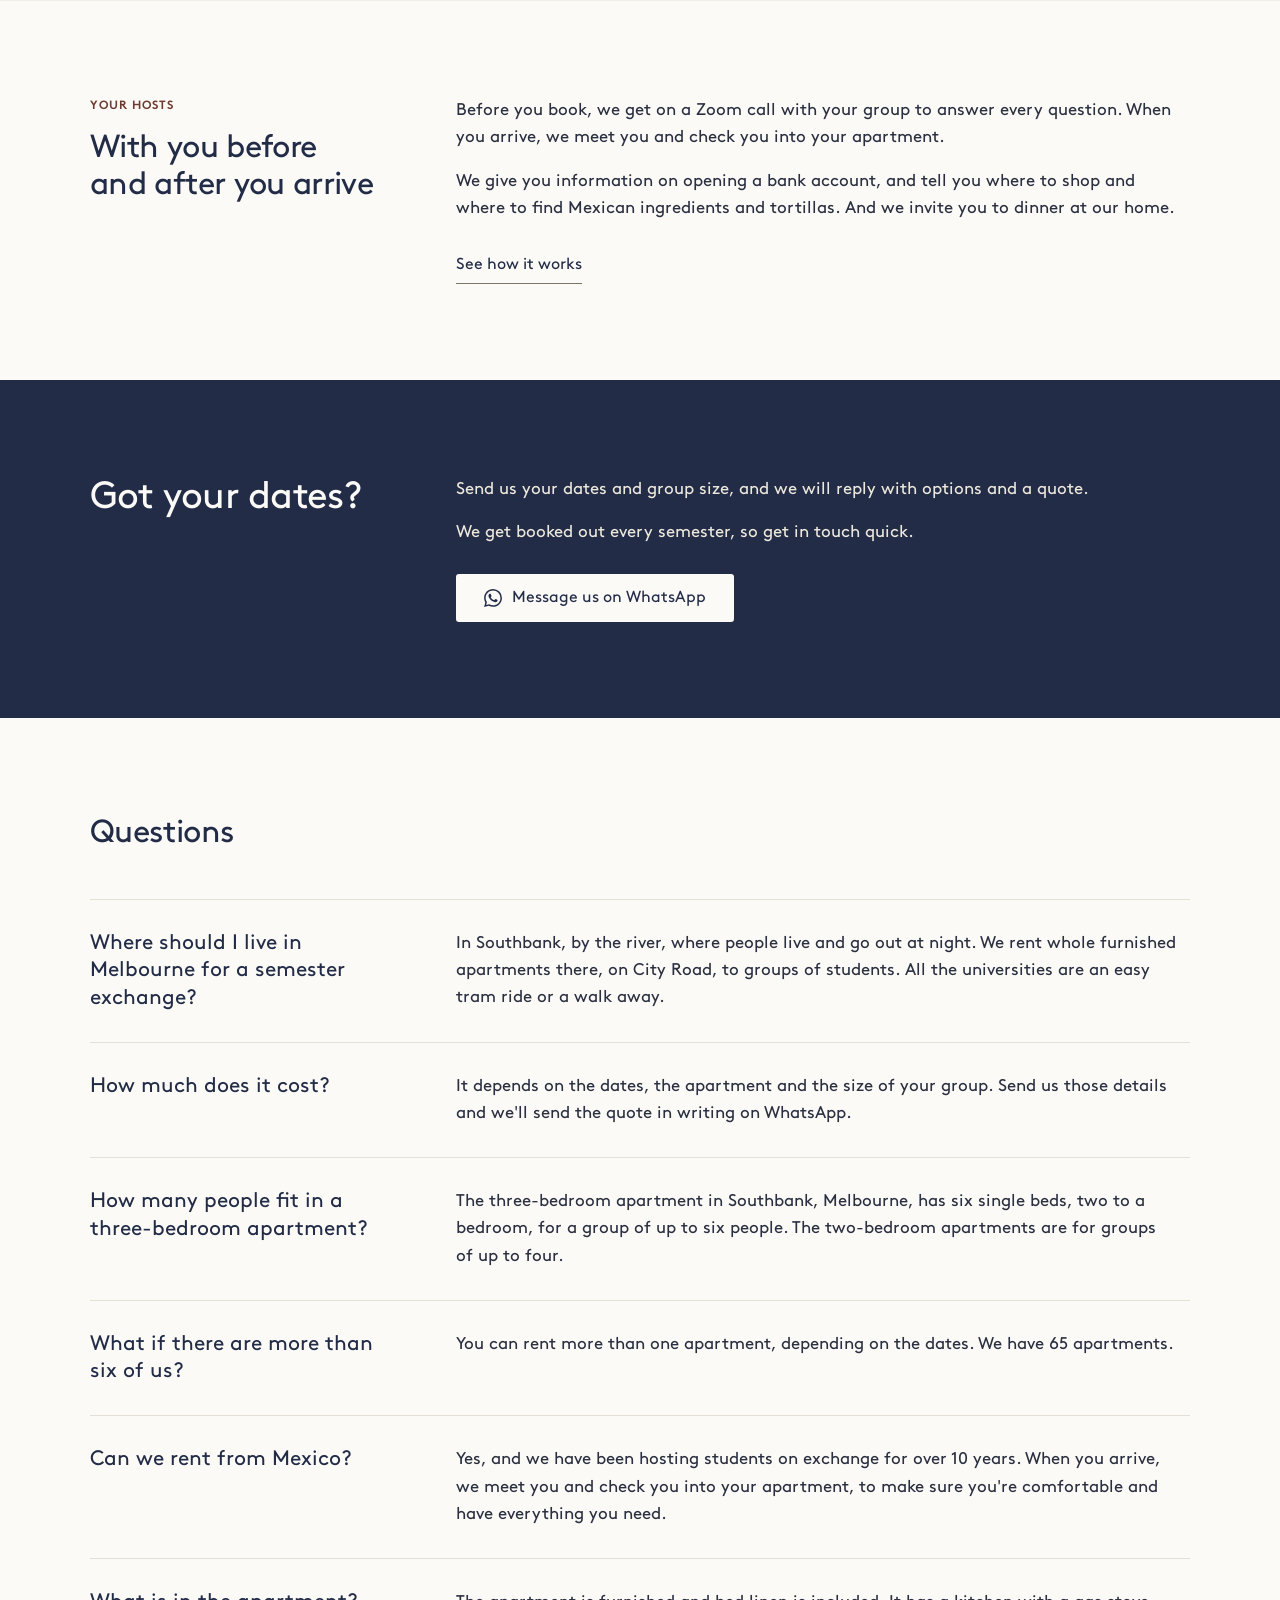
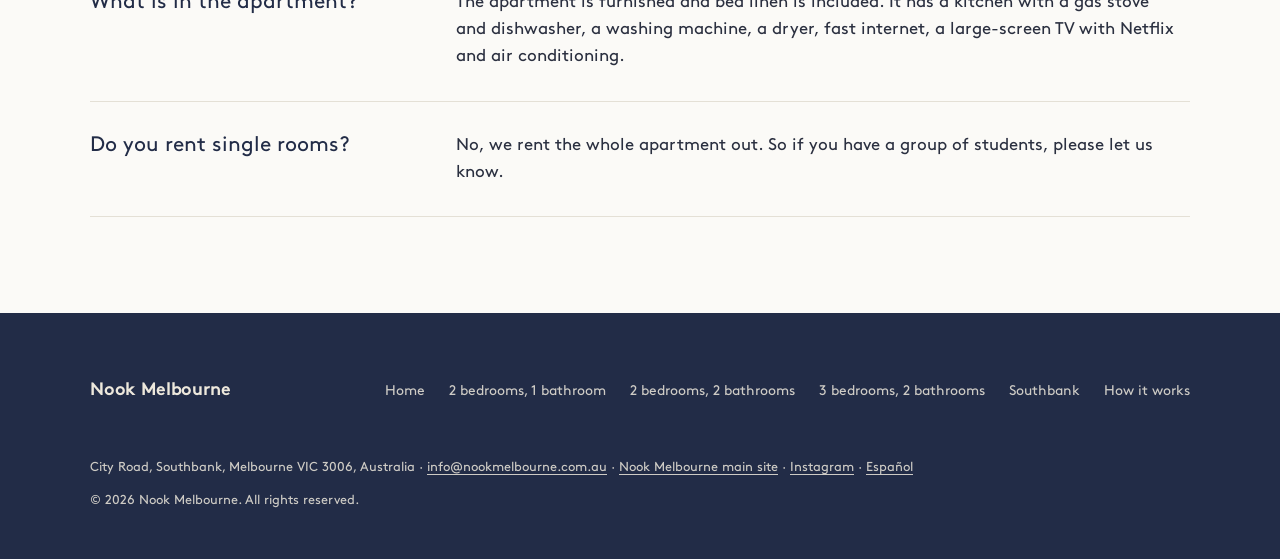
<file: en/index.html>
<!doctype html>
<html lang="en-AU">
<head>
<meta charset="utf-8">
<meta name="viewport" content="width=device-width, initial-scale=1">
<title>Furnished apartments in Melbourne for students from Mexico</title>
<meta name="description" content="Rent a furnished apartment in Southbank, Melbourne, for your group of students from Mexico on a semester exchange, with a living room, dining table and kitchen.">
<link rel="canonical" href="https://nookmelbourne.mx/en/">
<link rel="alternate" hreflang="es-MX" href="https://nookmelbourne.mx/">
<link rel="alternate" hreflang="es" href="https://nookmelbourne.mx/">
<link rel="alternate" hreflang="en" href="https://nookmelbourne.mx/en/">
<link rel="alternate" hreflang="x-default" href="https://nookmelbourne.mx/">
<meta property="og:type" content="website">
<meta property="og:site_name" content="Nook Melbourne">
<meta property="og:title" content="Furnished apartments in Melbourne for students from Mexico">
<meta property="og:description" content="Rent a furnished apartment in Southbank, Melbourne, for your group of students from Mexico on a semester exchange, with a living room, dining table and kitchen.">
<meta property="og:url" content="https://nookmelbourne.mx/en/">
<meta property="og:image" content="https://nookmelbourne.mx/img/og-7e0f905f96.jpg">
<meta property="og:image:width" content="1200">
<meta property="og:image:height" content="630">
<meta property="og:locale" content="en_AU">
<meta property="og:locale:alternate" content="es_MX">
<meta name="twitter:card" content="summary_large_image">
<meta name="twitter:title" content="Furnished apartments in Melbourne for students from Mexico">
<meta name="twitter:description" content="Rent a furnished apartment in Southbank, Melbourne, for your group of students from Mexico on a semester exchange, with a living room, dining table and kitchen.">
<meta name="twitter:image" content="https://nookmelbourne.mx/img/og-7e0f905f96.jpg">
<meta name="theme-color" content="#FBFAF7">
<link rel="icon" href="/favicon.svg" type="image/svg+xml">
<link rel="preload" href="/assets/fonts/brown-regular-5.9a13184d.woff2" as="font" type="font/woff2" crossorigin>
<link rel="preload" href="/assets/fonts/brown-bold-6.a865403e.woff2" as="font" type="font/woff2" crossorigin>
<link rel="preload" as="image" type="image/avif" imagesrcset="/img/7e0f905f96-480.avif 480w, /img/7e0f905f96-800.avif 800w, /img/7e0f905f96-1200.avif 1200w" imagesizes="(min-width: 1180px) 467px, (min-width: 961px) 40vw, (min-width: 721px) calc(100vw - 80px), calc(100vw - 40px)" fetchpriority="high">
<link rel="stylesheet" href="/assets/site.3c123c33.css">
<script type="application/ld+json">{"@context":"https://schema.org","@graph":[{"@type":"Organization","@id":"https://nookmelbourne.mx/#org","name":"Nook Melbourne","url":"https://nookmelbourne.com.au/","email":"info@nookmelbourne.com.au","sameAs":["https://nookmelbourne.com.au/","https://www.instagram.com/nookmelbourne/"]},{"@type":"WebSite","@id":"https://nookmelbourne.mx/en/#website","url":"https://nookmelbourne.mx/en/","name":"Nook Melbourne","inLanguage":"en-AU","publisher":{"@id":"https://nookmelbourne.mx/#org"}},{"@type":"BreadcrumbList","@id":"https://nookmelbourne.mx/en/#breadcrumb","itemListElement":[{"@type":"ListItem","position":1,"name":"Home","item":"https://nookmelbourne.mx/en/"}]},{"@type":"WebPage","@id":"https://nookmelbourne.mx/en/#webpage","url":"https://nookmelbourne.mx/en/","name":"Furnished apartments in Melbourne for students from Mexico","description":"Rent a furnished apartment in Southbank, Melbourne, for your group of students from Mexico on a semester exchange, with a living room, dining table and kitchen.","inLanguage":"en-AU","isPartOf":{"@id":"https://nookmelbourne.mx/en/#website"},"breadcrumb":{"@id":"https://nookmelbourne.mx/en/#breadcrumb"},"primaryImageOfPage":{"@type":"ImageObject","url":"https://nookmelbourne.mx/img/og-7e0f905f96.jpg"}},{"@type":"LodgingBusiness","@id":"https://nookmelbourne.mx/#lodging","name":"Nook Melbourne","url":"https://nookmelbourne.mx/en/","email":"info@nookmelbourne.com.au","image":"https://nookmelbourne.mx/img/og-7e0f905f96.jpg","description":"Rent a furnished apartment in Southbank, Melbourne, for your group of students from Mexico on a semester exchange, with a living room, dining table and kitchen.","address":{"@type":"PostalAddress","streetAddress":"City Road","addressLocality":"Southbank","addressRegion":"VIC","postalCode":"3006","addressCountry":"AU"},"amenityFeature":[{"@type":"LocationFeatureSpecification","name":"Pool","value":true},{"@type":"LocationFeatureSpecification","name":"Gym","value":true},{"@type":"LocationFeatureSpecification","name":"Tennis court","value":true}],"parentOrganization":{"@id":"https://nookmelbourne.mx/#org"}},{"@type":"FAQPage","@id":"https://nookmelbourne.mx/en/#faq","mainEntity":[{"@type":"Question","name":"Where should I live in Melbourne for a semester exchange?","acceptedAnswer":{"@type":"Answer","text":"In Southbank, by the river, where people live and go out at night. We rent whole furnished apartments there, on City Road, to groups of students. All the universities are an easy tram ride or a walk away."}},{"@type":"Question","name":"How much does it cost?","acceptedAnswer":{"@type":"Answer","text":"It depends on the dates, the apartment and the size of your group. Send us those details and we'll send the quote in writing on WhatsApp."}},{"@type":"Question","name":"How many people fit in a three-bedroom apartment?","acceptedAnswer":{"@type":"Answer","text":"The three-bedroom apartment in Southbank, Melbourne, has six single beds, two to a bedroom, for a group of up to six people. The two-bedroom apartments are for groups of up to four."}},{"@type":"Question","name":"What if there are more than six of us?","acceptedAnswer":{"@type":"Answer","text":"You can rent more than one apartment, depending on the dates. We have 65 apartments."}},{"@type":"Question","name":"Can we rent from Mexico?","acceptedAnswer":{"@type":"Answer","text":"Yes, and we have been hosting students on exchange for over 10 years. When you arrive, we meet you and check you into your apartment, to make sure you're comfortable and have everything you need."}},{"@type":"Question","name":"What is in the apartment?","acceptedAnswer":{"@type":"Answer","text":"The apartment is furnished and bed linen is included. It has a kitchen with a gas stove and dishwasher, a washing machine, a dryer, fast internet, a large-screen TV with Netflix and air conditioning."}},{"@type":"Question","name":"Do you rent single rooms?","acceptedAnswer":{"@type":"Answer","text":"No, we rent the whole apartment out. So if you have a group of students, please let us know."}}]}]}</script>
</head>
<body>
<a class="skip-link" href="#main">Skip to content</a>
<header class="site">
  <div class="masthead">
    <a class="wordmark" href="/en/"><span class="wm">Nook Melbourne</span><span class="wm-sub">Furnished apartments for students from Mexico</span></a>
    <nav class="site-nav" aria-label="Main navigation">
      <ul>
        <li>
          <details class="dd">
            <summary>Apartments</summary>
            <ul class="dd-panel">
              <li><a href="/en/2-bedroom-1-bathroom/">2 bedrooms, 1 bathroom</a></li>
              <li><a href="/en/2-bedroom-2-bathroom/">2 bedrooms, 2 bathrooms</a></li>
              <li><a href="/en/3-bedroom-2-bathroom/">3 bedrooms, 2 bathrooms</a></li>
            </ul>
          </details>
        </li>
        <li><a href="/en/southbank/">Southbank</a></li>
        <li><a href="/en/how-it-works/">How it works</a></li>
        <li><a href="/" hreflang="es-MX" lang="es-MX" aria-label="Ver esta página en español">Español</a></li>
        <li><a class="btn" href="https://wa.me/61452669352?text=Hi%2C%20we%20are%20%5Bnumber%5D%20students%20looking%20for%20an%20apartment%20in%20Melbourne%20from%20%5Barrival%20date%5D%20to%20%5Bdeparture%20date%5D.%20What%20options%20do%20you%20have%3F" target="_blank" rel="noopener"><svg viewBox="0 0 24 24" aria-hidden="true" focusable="false"><path d="M17.472 14.382c-.297-.149-1.758-.867-2.03-.967-.273-.099-.471-.148-.67.15-.197.297-.767.966-.94 1.164-.173.199-.347.223-.644.075-.297-.15-1.255-.463-2.39-1.475-.883-.788-1.48-1.761-1.653-2.059-.173-.297-.018-.458.13-.606.134-.133.298-.347.446-.52.149-.174.198-.298.298-.497.099-.198.05-.371-.025-.52-.075-.149-.669-1.612-.916-2.207-.242-.579-.487-.5-.669-.51-.173-.008-.371-.01-.57-.01-.198 0-.52.074-.792.372-.272.297-1.04 1.016-1.04 2.479 0 1.462 1.065 2.875 1.213 3.074.149.198 2.096 3.2 5.077 4.487.709.306 1.262.489 1.694.625.712.227 1.36.195 1.871.118.571-.085 1.758-.719 2.006-1.413.248-.694.248-1.289.173-1.413-.074-.124-.272-.198-.57-.347m-5.421 7.403h-.004a9.87 9.87 0 0 1-5.031-1.378l-.361-.214-3.741.982.998-3.648-.235-.374a9.86 9.86 0 0 1-1.51-5.26c.001-5.45 4.436-9.884 9.888-9.884 2.64 0 5.122 1.03 6.988 2.898a9.825 9.825 0 0 1 2.893 6.994c-.003 5.45-4.437 9.884-9.885 9.884m8.413-18.297A11.815 11.815 0 0 0 12.05 0C5.495 0 .16 5.335.157 11.892c0 2.096.547 4.142 1.588 5.945L.057 24l6.305-1.654a11.882 11.882 0 0 0 5.683 1.448h.005c6.554 0 11.89-5.335 11.893-11.893a11.821 11.821 0 0 0-3.48-8.413Z"/></svg><span>WhatsApp</span></a></li>
      </ul>
    </nav>
    <details class="nav-mob">
      <summary><span>Menu</span><span class="burger" aria-hidden="true"></span></summary>
      <nav aria-label="Main navigation">
        <p class="micro">Apartments</p>
        <ul>
              <li><a href="/en/2-bedroom-1-bathroom/">2 bedrooms, 1 bathroom</a></li>
              <li><a href="/en/2-bedroom-2-bathroom/">2 bedrooms, 2 bathrooms</a></li>
              <li><a href="/en/3-bedroom-2-bathroom/">3 bedrooms, 2 bathrooms</a></li>
        </ul>
        <ul>
          <li><a href="/en/southbank/">Southbank</a></li>
          <li><a href="/en/how-it-works/">How it works</a></li>
          <li><a href="/" hreflang="es-MX" lang="es-MX" aria-label="Ver esta página en español">Español</a></li>
        </ul>
        <p class="nav-mob-cta"><a class="btn" href="https://wa.me/61452669352?text=Hi%2C%20we%20are%20%5Bnumber%5D%20students%20looking%20for%20an%20apartment%20in%20Melbourne%20from%20%5Barrival%20date%5D%20to%20%5Bdeparture%20date%5D.%20What%20options%20do%20you%20have%3F" target="_blank" rel="noopener"><svg viewBox="0 0 24 24" aria-hidden="true" focusable="false"><path d="M17.472 14.382c-.297-.149-1.758-.867-2.03-.967-.273-.099-.471-.148-.67.15-.197.297-.767.966-.94 1.164-.173.199-.347.223-.644.075-.297-.15-1.255-.463-2.39-1.475-.883-.788-1.48-1.761-1.653-2.059-.173-.297-.018-.458.13-.606.134-.133.298-.347.446-.52.149-.174.198-.298.298-.497.099-.198.05-.371-.025-.52-.075-.149-.669-1.612-.916-2.207-.242-.579-.487-.5-.669-.51-.173-.008-.371-.01-.57-.01-.198 0-.52.074-.792.372-.272.297-1.04 1.016-1.04 2.479 0 1.462 1.065 2.875 1.213 3.074.149.198 2.096 3.2 5.077 4.487.709.306 1.262.489 1.694.625.712.227 1.36.195 1.871.118.571-.085 1.758-.719 2.006-1.413.248-.694.248-1.289.173-1.413-.074-.124-.272-.198-.57-.347m-5.421 7.403h-.004a9.87 9.87 0 0 1-5.031-1.378l-.361-.214-3.741.982.998-3.648-.235-.374a9.86 9.86 0 0 1-1.51-5.26c.001-5.45 4.436-9.884 9.888-9.884 2.64 0 5.122 1.03 6.988 2.898a9.825 9.825 0 0 1 2.893 6.994c-.003 5.45-4.437 9.884-9.885 9.884m8.413-18.297A11.815 11.815 0 0 0 12.05 0C5.495 0 .16 5.335.157 11.892c0 2.096.547 4.142 1.588 5.945L.057 24l6.305-1.654a11.882 11.882 0 0 0 5.683 1.448h.005c6.554 0 11.89-5.335 11.893-11.893a11.821 11.821 0 0 0-3.48-8.413Z"/></svg><span>Message us on WhatsApp</span></a></p>
      </nav>
    </details>
  </div>
</header>

<main id="main" tabindex="-1">
<section class="hero ground-linen">
  <div class="wrap">
    <div class="hero-grid">
      <div class="hero-text rise">
        <p class="micro">Students from Mexico</p>
        <h1 class="display">Welcome to your home in <strong>Melbourne</strong></h1>
        <p class="lead">Spacious, furnished Southbank apartments. Pool, gym and tennis court on site. Riverside bars a short walk away.</p>

        <p class="actions"><a class="btn" href="https://wa.me/61452669352?text=Hi%2C%20we%20are%20%5Bnumber%5D%20students%20looking%20for%20an%20apartment%20in%20Melbourne%20from%20%5Barrival%20date%5D%20to%20%5Bdeparture%20date%5D.%20What%20options%20do%20you%20have%3F" target="_blank" rel="noopener"><svg viewBox="0 0 24 24" aria-hidden="true" focusable="false"><path d="M17.472 14.382c-.297-.149-1.758-.867-2.03-.967-.273-.099-.471-.148-.67.15-.197.297-.767.966-.94 1.164-.173.199-.347.223-.644.075-.297-.15-1.255-.463-2.39-1.475-.883-.788-1.48-1.761-1.653-2.059-.173-.297-.018-.458.13-.606.134-.133.298-.347.446-.52.149-.174.198-.298.298-.497.099-.198.05-.371-.025-.52-.075-.149-.669-1.612-.916-2.207-.242-.579-.487-.5-.669-.51-.173-.008-.371-.01-.57-.01-.198 0-.52.074-.792.372-.272.297-1.04 1.016-1.04 2.479 0 1.462 1.065 2.875 1.213 3.074.149.198 2.096 3.2 5.077 4.487.709.306 1.262.489 1.694.625.712.227 1.36.195 1.871.118.571-.085 1.758-.719 2.006-1.413.248-.694.248-1.289.173-1.413-.074-.124-.272-.198-.57-.347m-5.421 7.403h-.004a9.87 9.87 0 0 1-5.031-1.378l-.361-.214-3.741.982.998-3.648-.235-.374a9.86 9.86 0 0 1-1.51-5.26c.001-5.45 4.436-9.884 9.888-9.884 2.64 0 5.122 1.03 6.988 2.898a9.825 9.825 0 0 1 2.893 6.994c-.003 5.45-4.437 9.884-9.885 9.884m8.413-18.297A11.815 11.815 0 0 0 12.05 0C5.495 0 .16 5.335.157 11.892c0 2.096.547 4.142 1.588 5.945L.057 24l6.305-1.654a11.882 11.882 0 0 0 5.683 1.448h.005c6.554 0 11.89-5.335 11.893-11.893a11.821 11.821 0 0 0-3.48-8.413Z"/></svg><span>Message us on WhatsApp</span></a></p>
      </div>
      <figure class="media r45 rise-2"><div class="frame"><picture><source type="image/avif" srcset="/img/7e0f905f96-480.avif 480w, /img/7e0f905f96-800.avif 800w, /img/7e0f905f96-1200.avif 1200w" sizes="(min-width: 1180px) 467px, (min-width: 961px) 40vw, (min-width: 721px) calc(100vw - 80px), calc(100vw - 40px)"><source type="image/webp" srcset="/img/7e0f905f96-480.webp 480w, /img/7e0f905f96-800.webp 800w, /img/7e0f905f96-1200.webp 1200w" sizes="(min-width: 1180px) 467px, (min-width: 961px) 40vw, (min-width: 721px) calc(100vw - 80px), calc(100vw - 40px)"><img src="/img/7e0f905f96-800.jpg" srcset="/img/7e0f905f96-480.jpg 480w, /img/7e0f905f96-800.jpg 800w, /img/7e0f905f96-1200.jpg 1200w" sizes="(min-width: 1180px) 467px, (min-width: 961px) 40vw, (min-width: 721px) calc(100vw - 80px), calc(100vw - 40px)" width="1200" height="800" alt="Living room with corner sofa and city-view windows" loading="eager" fetchpriority="high" decoding="async"></picture></div></figure>
    </div>

  </div>
</section>

<section class="ground-linen cont tight">
  <div class="wrap">

    <div class="prose">
      <p class="lead">We rent whole furnished apartments on City Road, Southbank, in Melbourne, to one group at a time.</p>
      <p>We have hosted over 300 students on exchange for over 10 years, and students from Mexico have spent multiple semesters with us.</p>
    </div>
  </div>
</section>

<section class="ground-deep" id="space" aria-labelledby="space-h">
  <div class="wrap">

    <div class="hero-grid">
      <div class="area-text">
        <p class="micro">The apartment</p>
        <h2 id="space-h">Room to live for the whole semester</h2>
        <p>Your apartment has bedrooms, a living room, a dining table and a kitchen for your group, with a large-screen TV, fast internet and great amenities in the building: a pool, a gym and a tennis court.</p>
        <p>There is a full kitchen with a gas stove and dishwasher, and the apartment has a washing machine, a separate dryer and air conditioning.</p>
        <ul class="rows">
          <li>A proper dining table</li>
          <li>Separate living area with sofas</li>
          <li>Full kitchen with gas stove</li>
          <li>Washing machine and dryer</li>
          <li>Large-screen TV</li>
          <li>Fast internet</li>
        </ul>
      </div>
      <figure class="media r45"><div class="frame"><picture><source type="image/avif" srcset="/img/f894619420-480.avif 480w, /img/f894619420-800.avif 800w, /img/f894619420-1200.avif 1200w" sizes="(min-width: 1180px) 467px, (min-width: 961px) 40vw, (min-width: 721px) calc(100vw - 80px), calc(100vw - 40px)"><source type="image/webp" srcset="/img/f894619420-480.webp 480w, /img/f894619420-800.webp 800w, /img/f894619420-1200.webp 1200w" sizes="(min-width: 1180px) 467px, (min-width: 961px) 40vw, (min-width: 721px) calc(100vw - 80px), calc(100vw - 40px)"><img src="/img/f894619420-800.jpg" srcset="/img/f894619420-480.jpg 480w, /img/f894619420-800.jpg 800w, /img/f894619420-1200.jpg 1200w" sizes="(min-width: 1180px) 467px, (min-width: 961px) 40vw, (min-width: 721px) calc(100vw - 80px), calc(100vw - 40px)" width="1200" height="800" alt="Round dining table beside the windows" loading="lazy" decoding="async"></picture></div></figure>
    </div>
  </div>
</section>

<section class="ground-linen" aria-labelledby="area-h">
  <div class="wrap">

    <div class="hero-grid">
      <div class="area-text">
        <p class="micro">The area</p>
        <h2 id="area-h">The river, nightlife and restaurants, at your doorstep</h2>
        <p>Southbank is a part of Melbourne where people live, party and enjoy life like Roma/Condesa in the city. The riverside promenade is about 7 minutes&#x27; walk from the apartment, and the Southgate restaurants open every day until late. This is where you want to be.</p>
        <p>We have all of our apartments in Southbank, which is the best location in Melbourne. Other locations such as Central downtown and Docklands are mostly offices which are quiet at night and have no nightlife.</p>
        <p>For everyday shopping there is a supermarket across the road, and others about 4 or 5 minutes&#x27; walk away.</p>
        <p><a class="ghost" href="/en/southbank/">More on Southbank</a></p>
      </div>
      <figure class="media r45"><div class="frame"><picture><source type="image/avif" srcset="/img/42f34813e1-480.avif 480w, /img/42f34813e1-800.avif 800w, /img/42f34813e1-1200.avif 1200w" sizes="(min-width: 1180px) 467px, (min-width: 961px) 40vw, (min-width: 721px) calc(100vw - 80px), calc(100vw - 40px)"><source type="image/webp" srcset="/img/42f34813e1-480.webp 480w, /img/42f34813e1-800.webp 800w, /img/42f34813e1-1200.webp 1200w" sizes="(min-width: 1180px) 467px, (min-width: 961px) 40vw, (min-width: 721px) calc(100vw - 80px), calc(100vw - 40px)"><img src="/img/42f34813e1-800.jpg" srcset="/img/42f34813e1-480.jpg 480w, /img/42f34813e1-800.jpg 800w, /img/42f34813e1-1200.jpg 1200w" sizes="(min-width: 1180px) 467px, (min-width: 961px) 40vw, (min-width: 721px) calc(100vw - 80px), calc(100vw - 40px)" width="1200" height="800" alt="Melbourne&#x27;s city lights and Flinders Street Station reflected in the Yarra at night, seen from Southbank" loading="lazy" decoding="async"></picture></div></figure>
    </div>
  </div>
</section>

<section class="ground-deep" id="building" aria-labelledby="home-bld-h">
  <div class="wrap">
    <div class="section-head">
      <p class="micro">The building</p>
      <h2 id="home-bld-h">24-hour front desk security and fob entry</h2>
      <p>The building has a front desk staffed 24 hours. Your access fob gets you into the pool, the gym and the tennis court.</p>
    </div>
    <ul class="trio">
      <li><figure class="media r43"><div class="frame"><picture><source type="image/avif" srcset="/img/5f213abf3b-480.avif 480w, /img/5f213abf3b-800.avif 800w, /img/5f213abf3b-1200.avif 1200w" sizes="(min-width: 1180px) 340px, (min-width: 721px) 29vw, calc(100vw - 40px)"><source type="image/webp" srcset="/img/5f213abf3b-480.webp 480w, /img/5f213abf3b-800.webp 800w, /img/5f213abf3b-1200.webp 1200w" sizes="(min-width: 1180px) 340px, (min-width: 721px) 29vw, calc(100vw - 40px)"><img src="/img/5f213abf3b-800.jpg" srcset="/img/5f213abf3b-480.jpg 480w, /img/5f213abf3b-800.jpg 800w, /img/5f213abf3b-1200.jpg 1200w" sizes="(min-width: 1180px) 340px, (min-width: 721px) 29vw, calc(100vw - 40px)" width="1200" height="899" alt="Shared indoor pool in the building" loading="lazy" decoding="async"></picture></div></figure><h3>Pool</h3></li>
      <li><figure class="media r43"><div class="frame"><picture><source type="image/avif" srcset="/img/afdbd31716-480.avif 480w, /img/afdbd31716-800.avif 800w, /img/afdbd31716-1200.avif 1200w" sizes="(min-width: 1180px) 340px, (min-width: 721px) 29vw, calc(50vw - 26px)"><source type="image/webp" srcset="/img/afdbd31716-480.webp 480w, /img/afdbd31716-800.webp 800w, /img/afdbd31716-1200.webp 1200w" sizes="(min-width: 1180px) 340px, (min-width: 721px) 29vw, calc(50vw - 26px)"><img src="/img/afdbd31716-800.jpg" srcset="/img/afdbd31716-480.jpg 480w, /img/afdbd31716-800.jpg 800w, /img/afdbd31716-1200.jpg 1200w" sizes="(min-width: 1180px) 340px, (min-width: 721px) 29vw, calc(50vw - 26px)" width="1200" height="890" alt="Shared building gym" loading="lazy" decoding="async"></picture></div></figure><h3>Gym</h3></li>
      <li><figure class="media r43"><div class="frame"><picture><source type="image/avif" srcset="/img/568b5eb246-480.avif 480w, /img/568b5eb246-800.avif 800w, /img/568b5eb246-1200.avif 1200w" sizes="(min-width: 1180px) 340px, (min-width: 721px) 29vw, calc(50vw - 26px)"><source type="image/webp" srcset="/img/568b5eb246-480.webp 480w, /img/568b5eb246-800.webp 800w, /img/568b5eb246-1200.webp 1200w" sizes="(min-width: 1180px) 340px, (min-width: 721px) 29vw, calc(50vw - 26px)"><img src="/img/568b5eb246-800.jpg" srcset="/img/568b5eb246-480.jpg 480w, /img/568b5eb246-800.jpg 800w, /img/568b5eb246-1200.jpg 1200w" sizes="(min-width: 1180px) 340px, (min-width: 721px) 29vw, calc(50vw - 26px)" width="1200" height="800" alt="Shared tennis court between the towers" loading="lazy" decoding="async"></picture></div></figure><h3>Tennis court</h3></li>
    </ul>
  </div>
</section>

<section class="ground-linen" id="apartments" aria-labelledby="cats-h">
  <div class="wrap">
    <div class="section-head">
      <p class="micro">Apartments</p>
      <h2 id="cats-h">Three sizes, to suit your group</h2>
    </div>
    <ul class="coverage-directory">
<li>
  <figure class="media r43"><div class="frame"><picture><source type="image/avif" srcset="/img/beab4e9857-480.avif 480w, /img/beab4e9857-800.avif 800w, /img/beab4e9857-1200.avif 1200w" sizes="(min-width: 1180px) 340px, (min-width: 961px) 29vw, (min-width: 721px) calc(100vw - 80px), calc(100vw - 40px)"><source type="image/webp" srcset="/img/beab4e9857-480.webp 480w, /img/beab4e9857-800.webp 800w, /img/beab4e9857-1200.webp 1200w" sizes="(min-width: 1180px) 340px, (min-width: 961px) 29vw, (min-width: 721px) calc(100vw - 80px), calc(100vw - 40px)"><img src="/img/beab4e9857-800.jpg" srcset="/img/beab4e9857-480.jpg 480w, /img/beab4e9857-800.jpg 800w, /img/beab4e9857-1200.jpg 1200w" sizes="(min-width: 1180px) 340px, (min-width: 961px) 29vw, (min-width: 721px) calc(100vw - 80px), calc(100vw - 40px)" width="1200" height="801" alt="Living room with two sofas and dining area behind" loading="lazy" decoding="async"></picture></div></figure>
  <p class="micro">Group · Up to 4</p>
  <h3>2 bedrooms, 1 bathroom</h3>
  <p>4 single beds, two to a bedroom</p>
  <a class="ghost" href="/en/2-bedroom-1-bathroom/" aria-label="View apartment: 2 bedrooms, 1 bathroom">View apartment</a>
</li>
<li>
  <figure class="media r43"><div class="frame"><picture><source type="image/avif" srcset="/img/ed9c10ac8e-480.avif 480w, /img/ed9c10ac8e-800.avif 800w, /img/ed9c10ac8e-1200.avif 1200w" sizes="(min-width: 1180px) 340px, (min-width: 961px) 29vw, (min-width: 721px) calc(100vw - 80px), calc(100vw - 40px)"><source type="image/webp" srcset="/img/ed9c10ac8e-480.webp 480w, /img/ed9c10ac8e-800.webp 800w, /img/ed9c10ac8e-1200.webp 1200w" sizes="(min-width: 1180px) 340px, (min-width: 961px) 29vw, (min-width: 721px) calc(100vw - 80px), calc(100vw - 40px)"><img src="/img/ed9c10ac8e-800.jpg" srcset="/img/ed9c10ac8e-480.jpg 480w, /img/ed9c10ac8e-800.jpg 800w, /img/ed9c10ac8e-1200.jpg 1200w" sizes="(min-width: 1180px) 340px, (min-width: 961px) 29vw, (min-width: 721px) calc(100vw - 80px), calc(100vw - 40px)" width="1200" height="800" alt="Living room with two sofas and coffee table" loading="lazy" decoding="async"></picture></div></figure>
  <p class="micro">Group · Up to 4</p>
  <h3>2 bedrooms, 2 bathrooms</h3>
  <p>4 beds: two singles, plus two queens or two singles</p>
  <a class="ghost" href="/en/2-bedroom-2-bathroom/" aria-label="View apartment: 2 bedrooms, 2 bathrooms">View apartment</a>
</li>
<li>
  <figure class="media r43"><div class="frame"><picture><source type="image/avif" srcset="/img/c47bfe1ce5-480.avif 480w, /img/c47bfe1ce5-800.avif 800w, /img/c47bfe1ce5-1200.avif 1200w" sizes="(min-width: 1180px) 340px, (min-width: 961px) 29vw, (min-width: 721px) calc(100vw - 80px), calc(100vw - 40px)"><source type="image/webp" srcset="/img/c47bfe1ce5-480.webp 480w, /img/c47bfe1ce5-800.webp 800w, /img/c47bfe1ce5-1200.webp 1200w" sizes="(min-width: 1180px) 340px, (min-width: 961px) 29vw, (min-width: 721px) calc(100vw - 80px), calc(100vw - 40px)"><img src="/img/c47bfe1ce5-800.jpg" srcset="/img/c47bfe1ce5-480.jpg 480w, /img/c47bfe1ce5-800.jpg 800w, /img/c47bfe1ce5-1200.jpg 1200w" sizes="(min-width: 1180px) 340px, (min-width: 961px) 29vw, (min-width: 721px) calc(100vw - 80px), calc(100vw - 40px)" width="1200" height="800" alt="Living room with corner sofa and dining area behind" loading="lazy" decoding="async"></picture></div></figure>
  <p class="micro">Group · Up to 6</p>
  <h3>3 bedrooms, 2 bathrooms</h3>
  <p>6 single beds, two to a bedroom</p>
  <a class="ghost" href="/en/3-bedroom-2-bathroom/" aria-label="View apartment: 3 bedrooms, 2 bathrooms">View apartment</a>
</li>
    </ul>
  </div>
</section>

<section class="ground-deep" aria-labelledby="steps-h">
  <div class="wrap">
    <div class="split">
      <div class="split-head">
        <p class="micro">How it works</p>
        <h2 id="steps-h">Everything sorted before you fly</h2>
      </div>
      <div class="split-body">
        <ol class="steps">
          <li><div><h3 class="step-title">You message us</h3><p>Send us your semester dates on WhatsApp and tell us how many people are in your group.</p></div></li>
          <li><div><h3 class="step-title">We reply</h3><p>We send you the apartment options for those dates and a quote.</p></div></li>
          <li><div><h3 class="step-title">We talk on Zoom</h3><p>We have a Zoom meeting with you and answer all your questions about Melbourne.</p></div></li>
          <li><div><h3 class="step-title">You book it</h3><p>You book the apartment before leaving Mexico and arrive in Melbourne knowing where you will live.</p></div></li>
        </ol>
      </div>
    </div>

  </div>
</section>

<section class="ground-linen" id="hosts" aria-labelledby="hosts-h">
  <div class="wrap">
    <div class="split">
      <div class="split-head">
        <p class="micro">Your hosts</p>
        <h2 id="hosts-h">With you before and after you arrive</h2>
      </div>
      <div class="split-body">
        <p>Before you book, we get on a Zoom call with your group to answer every question. When you arrive, we meet you and check you into your apartment.</p>
        <p>We give you information on opening a bank account, and tell you where to shop and where to find Mexican ingredients and tortillas. And we invite you to dinner at our home.</p>
        <p><a class="ghost" href="/en/how-it-works/">See how it works</a></p>
      </div>
    </div>

  </div>
</section>


<section class="ground-navy plaque" aria-labelledby="cta-h">
  <div class="wrap">
    <div class="split">
      <div class="split-head">
        <h2 id="cta-h">Got your dates?</h2>
      </div>
      <div class="split-body">
        <p>Send us your dates and group size, and we will reply with options and a quote.</p>
        <p class="booking-note">We get booked out every semester, so get in touch quick.</p>
        <p class="actions"><a class="btn" href="https://wa.me/61452669352?text=Hi%2C%20we%20are%20%5Bnumber%5D%20students%20looking%20for%20an%20apartment%20in%20Melbourne%20from%20%5Barrival%20date%5D%20to%20%5Bdeparture%20date%5D.%20What%20options%20do%20you%20have%3F" target="_blank" rel="noopener"><svg viewBox="0 0 24 24" aria-hidden="true" focusable="false"><path d="M17.472 14.382c-.297-.149-1.758-.867-2.03-.967-.273-.099-.471-.148-.67.15-.197.297-.767.966-.94 1.164-.173.199-.347.223-.644.075-.297-.15-1.255-.463-2.39-1.475-.883-.788-1.48-1.761-1.653-2.059-.173-.297-.018-.458.13-.606.134-.133.298-.347.446-.52.149-.174.198-.298.298-.497.099-.198.05-.371-.025-.52-.075-.149-.669-1.612-.916-2.207-.242-.579-.487-.5-.669-.51-.173-.008-.371-.01-.57-.01-.198 0-.52.074-.792.372-.272.297-1.04 1.016-1.04 2.479 0 1.462 1.065 2.875 1.213 3.074.149.198 2.096 3.2 5.077 4.487.709.306 1.262.489 1.694.625.712.227 1.36.195 1.871.118.571-.085 1.758-.719 2.006-1.413.248-.694.248-1.289.173-1.413-.074-.124-.272-.198-.57-.347m-5.421 7.403h-.004a9.87 9.87 0 0 1-5.031-1.378l-.361-.214-3.741.982.998-3.648-.235-.374a9.86 9.86 0 0 1-1.51-5.26c.001-5.45 4.436-9.884 9.888-9.884 2.64 0 5.122 1.03 6.988 2.898a9.825 9.825 0 0 1 2.893 6.994c-.003 5.45-4.437 9.884-9.885 9.884m8.413-18.297A11.815 11.815 0 0 0 12.05 0C5.495 0 .16 5.335.157 11.892c0 2.096.547 4.142 1.588 5.945L.057 24l6.305-1.654a11.882 11.882 0 0 0 5.683 1.448h.005c6.554 0 11.89-5.335 11.893-11.893a11.821 11.821 0 0 0-3.48-8.413Z"/></svg><span>Message us on WhatsApp</span></a></p>
      </div>
    </div>
  </div>
</section>

<section class="ground-linen" id="faq" aria-labelledby="faq-h">
  <div class="wrap">
    <div class="section-head">
      <h2 id="faq-h">Questions</h2>
    </div>
    <dl class="faq">
      <div><dt>Where should I live in Melbourne for a semester exchange?</dt><dd><p>In Southbank, by the river, where people live and go out at night. We rent whole furnished apartments there, on City Road, to groups of students. All the universities are an easy tram ride or a walk away.</p></dd></div>
      <div><dt>How much does it cost?</dt><dd><p>It depends on the dates, the apartment and the size of your group. Send us those details and we&#x27;ll send the quote in writing on WhatsApp.</p></dd></div>
      <div><dt>How many people fit in a three-bedroom apartment?</dt><dd><p>The three-bedroom apartment in Southbank, Melbourne, has six single beds, two to a bedroom, for a group of up to six people. The two-bedroom apartments are for groups of up to four.</p></dd></div>
      <div><dt>What if there are more than six of us?</dt><dd><p>You can rent more than one apartment, depending on the dates. We have 65 apartments.</p></dd></div>
      <div><dt>Can we rent from Mexico?</dt><dd><p>Yes, and we have been hosting students on exchange for over 10 years. When you arrive, we meet you and check you into your apartment, to make sure you&#x27;re comfortable and have everything you need.</p></dd></div>
      <div><dt>What is in the apartment?</dt><dd><p>The apartment is furnished and bed linen is included. It has a kitchen with a gas stove and dishwasher, a washing machine, a dryer, fast internet, a large-screen TV with Netflix and air conditioning.</p></dd></div>
      <div><dt>Do you rent single rooms?</dt><dd><p>No, we rent the whole apartment out. So if you have a group of students, please let us know.</p></dd></div>
    </dl>
  </div>
</section>


</main>
<footer class="site">
  <div class="wrap">
    <div class="foot">
      <a class="wordmark" href="/en/"><span class="wm">Nook Melbourne</span></a>
      <nav aria-label="Site navigation">
        <ul>
          <li><a href="/en/">Home</a></li>
          <li><a href="/en/2-bedroom-1-bathroom/">2 bedrooms, 1 bathroom</a></li>
          <li><a href="/en/2-bedroom-2-bathroom/">2 bedrooms, 2 bathrooms</a></li>
          <li><a href="/en/3-bedroom-2-bathroom/">3 bedrooms, 2 bathrooms</a></li>
          <li><a href="/en/southbank/">Southbank</a></li>
          <li><a href="/en/how-it-works/">How it works</a></li>
        </ul>
      </nav>
    </div>
    <p class="disclosure">City Road, Southbank, Melbourne VIC 3006, Australia · <a href="mailto:info@nookmelbourne.com.au">info@nookmelbourne.com.au</a> · <a href="https://nookmelbourne.com.au/" target="_blank" rel="noopener">Nook Melbourne main site</a> · <a href="https://www.instagram.com/nookmelbourne/" target="_blank" rel="noopener">Instagram</a> · <a href="/" hreflang="es-MX" lang="es-MX" aria-label="Ver esta página en español">Español</a><br>© 2026 Nook Melbourne. All rights reserved.</p>
  </div>
</footer>

<a class="fab" href="https://wa.me/61452669352?text=Hi%2C%20we%20are%20%5Bnumber%5D%20students%20looking%20for%20an%20apartment%20in%20Melbourne%20from%20%5Barrival%20date%5D%20to%20%5Bdeparture%20date%5D.%20What%20options%20do%20you%20have%3F" target="_blank" rel="noopener" aria-label="Message us on WhatsApp"><svg viewBox="0 0 24 24" aria-hidden="true" focusable="false"><path d="M17.472 14.382c-.297-.149-1.758-.867-2.03-.967-.273-.099-.471-.148-.67.15-.197.297-.767.966-.94 1.164-.173.199-.347.223-.644.075-.297-.15-1.255-.463-2.39-1.475-.883-.788-1.48-1.761-1.653-2.059-.173-.297-.018-.458.13-.606.134-.133.298-.347.446-.52.149-.174.198-.298.298-.497.099-.198.05-.371-.025-.52-.075-.149-.669-1.612-.916-2.207-.242-.579-.487-.5-.669-.51-.173-.008-.371-.01-.57-.01-.198 0-.52.074-.792.372-.272.297-1.04 1.016-1.04 2.479 0 1.462 1.065 2.875 1.213 3.074.149.198 2.096 3.2 5.077 4.487.709.306 1.262.489 1.694.625.712.227 1.36.195 1.871.118.571-.085 1.758-.719 2.006-1.413.248-.694.248-1.289.173-1.413-.074-.124-.272-.198-.57-.347m-5.421 7.403h-.004a9.87 9.87 0 0 1-5.031-1.378l-.361-.214-3.741.982.998-3.648-.235-.374a9.86 9.86 0 0 1-1.51-5.26c.001-5.45 4.436-9.884 9.888-9.884 2.64 0 5.122 1.03 6.988 2.898a9.825 9.825 0 0 1 2.893 6.994c-.003 5.45-4.437 9.884-9.885 9.884m8.413-18.297A11.815 11.815 0 0 0 12.05 0C5.495 0 .16 5.335.157 11.892c0 2.096.547 4.142 1.588 5.945L.057 24l6.305-1.654a11.882 11.882 0 0 0 5.683 1.448h.005c6.554 0 11.89-5.335 11.893-11.893a11.821 11.821 0 0 0-3.48-8.413Z"/></svg></a>
<script src="/assets/site.04ca7768.js" defer></script>
</body>
</html>
</file>
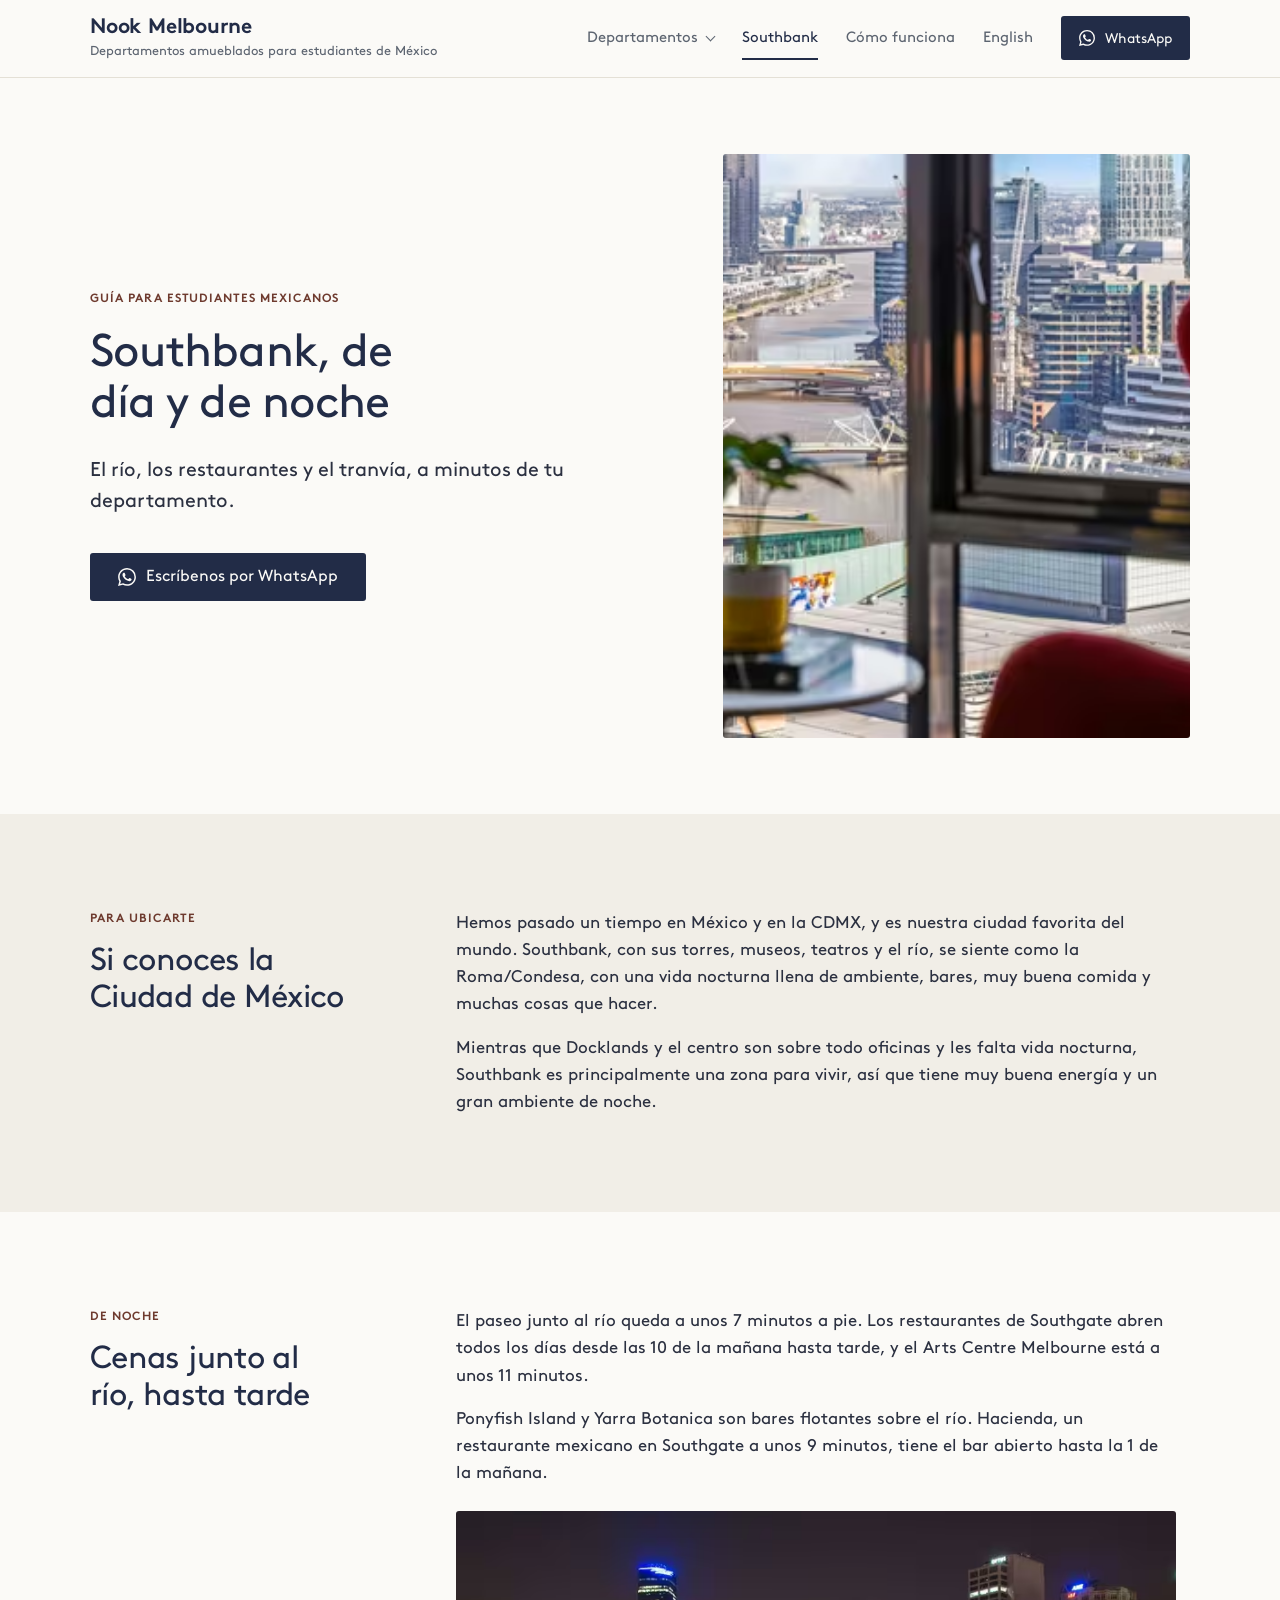
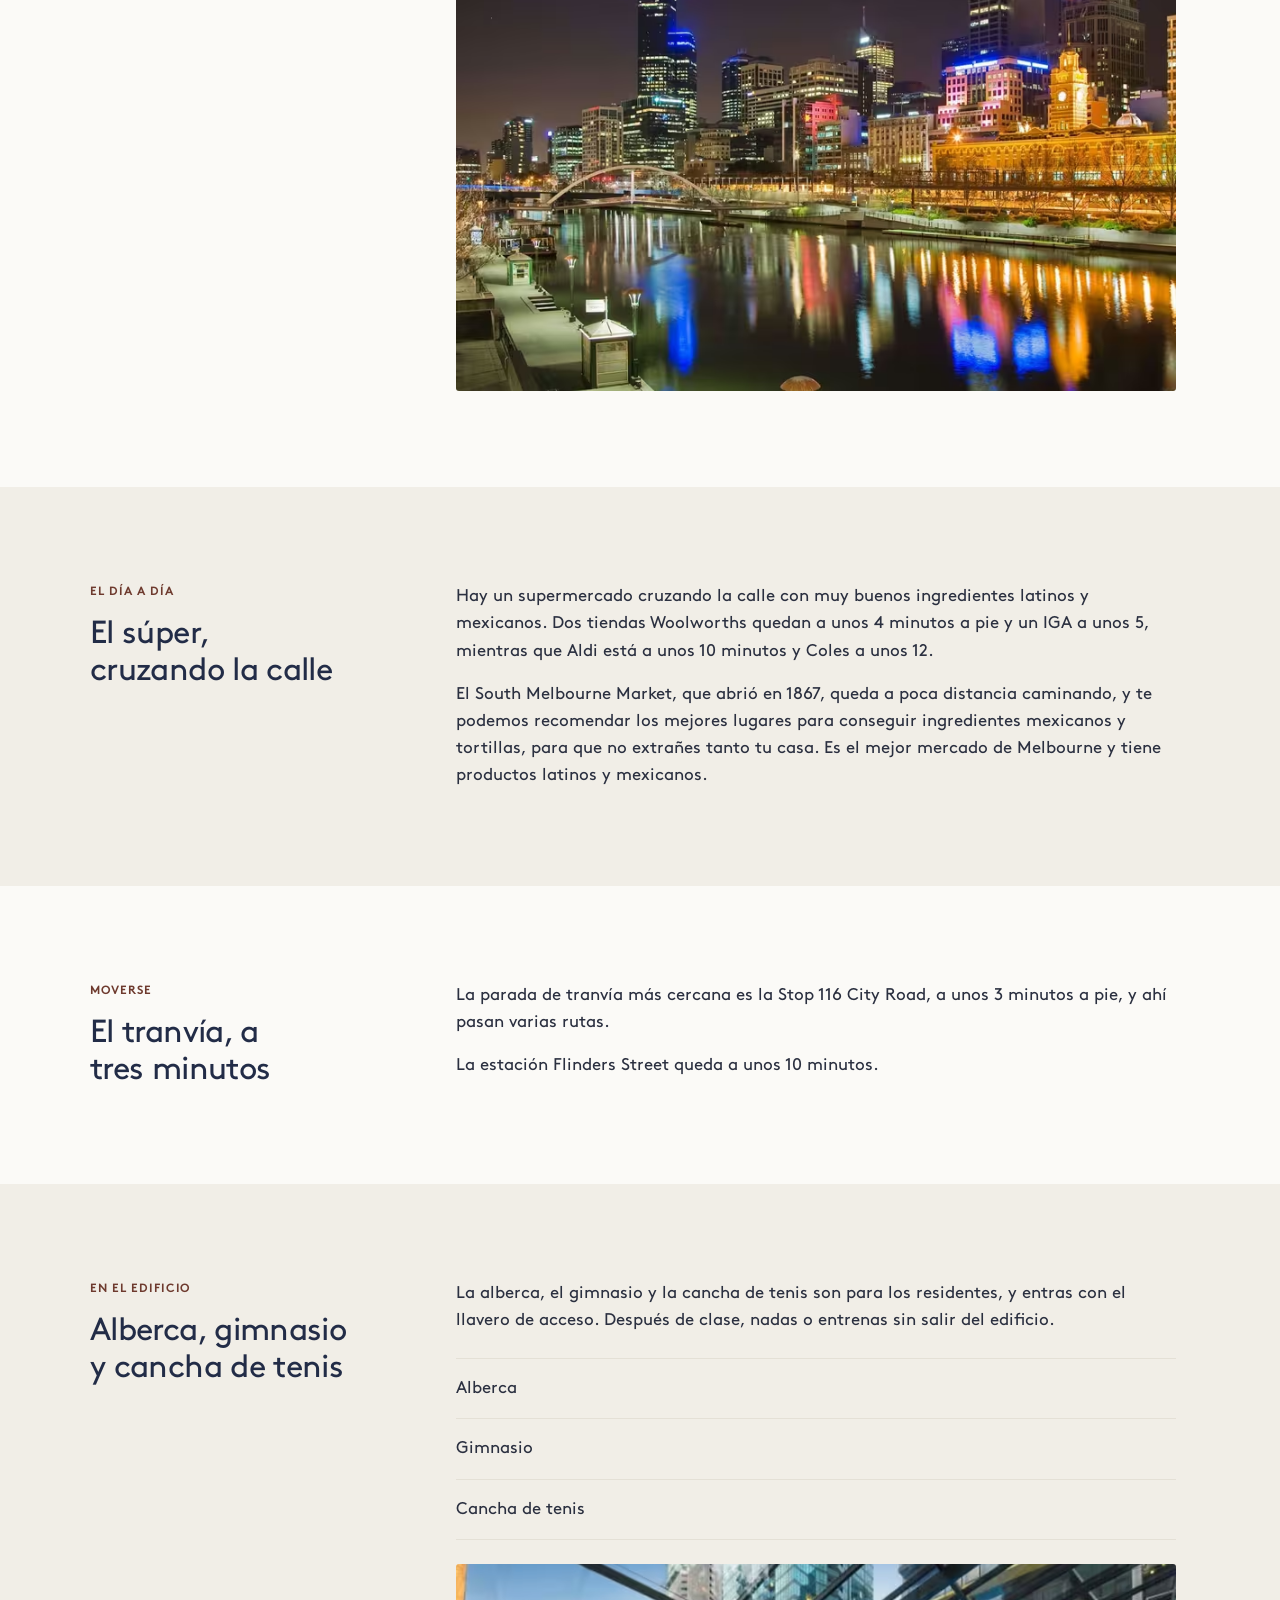
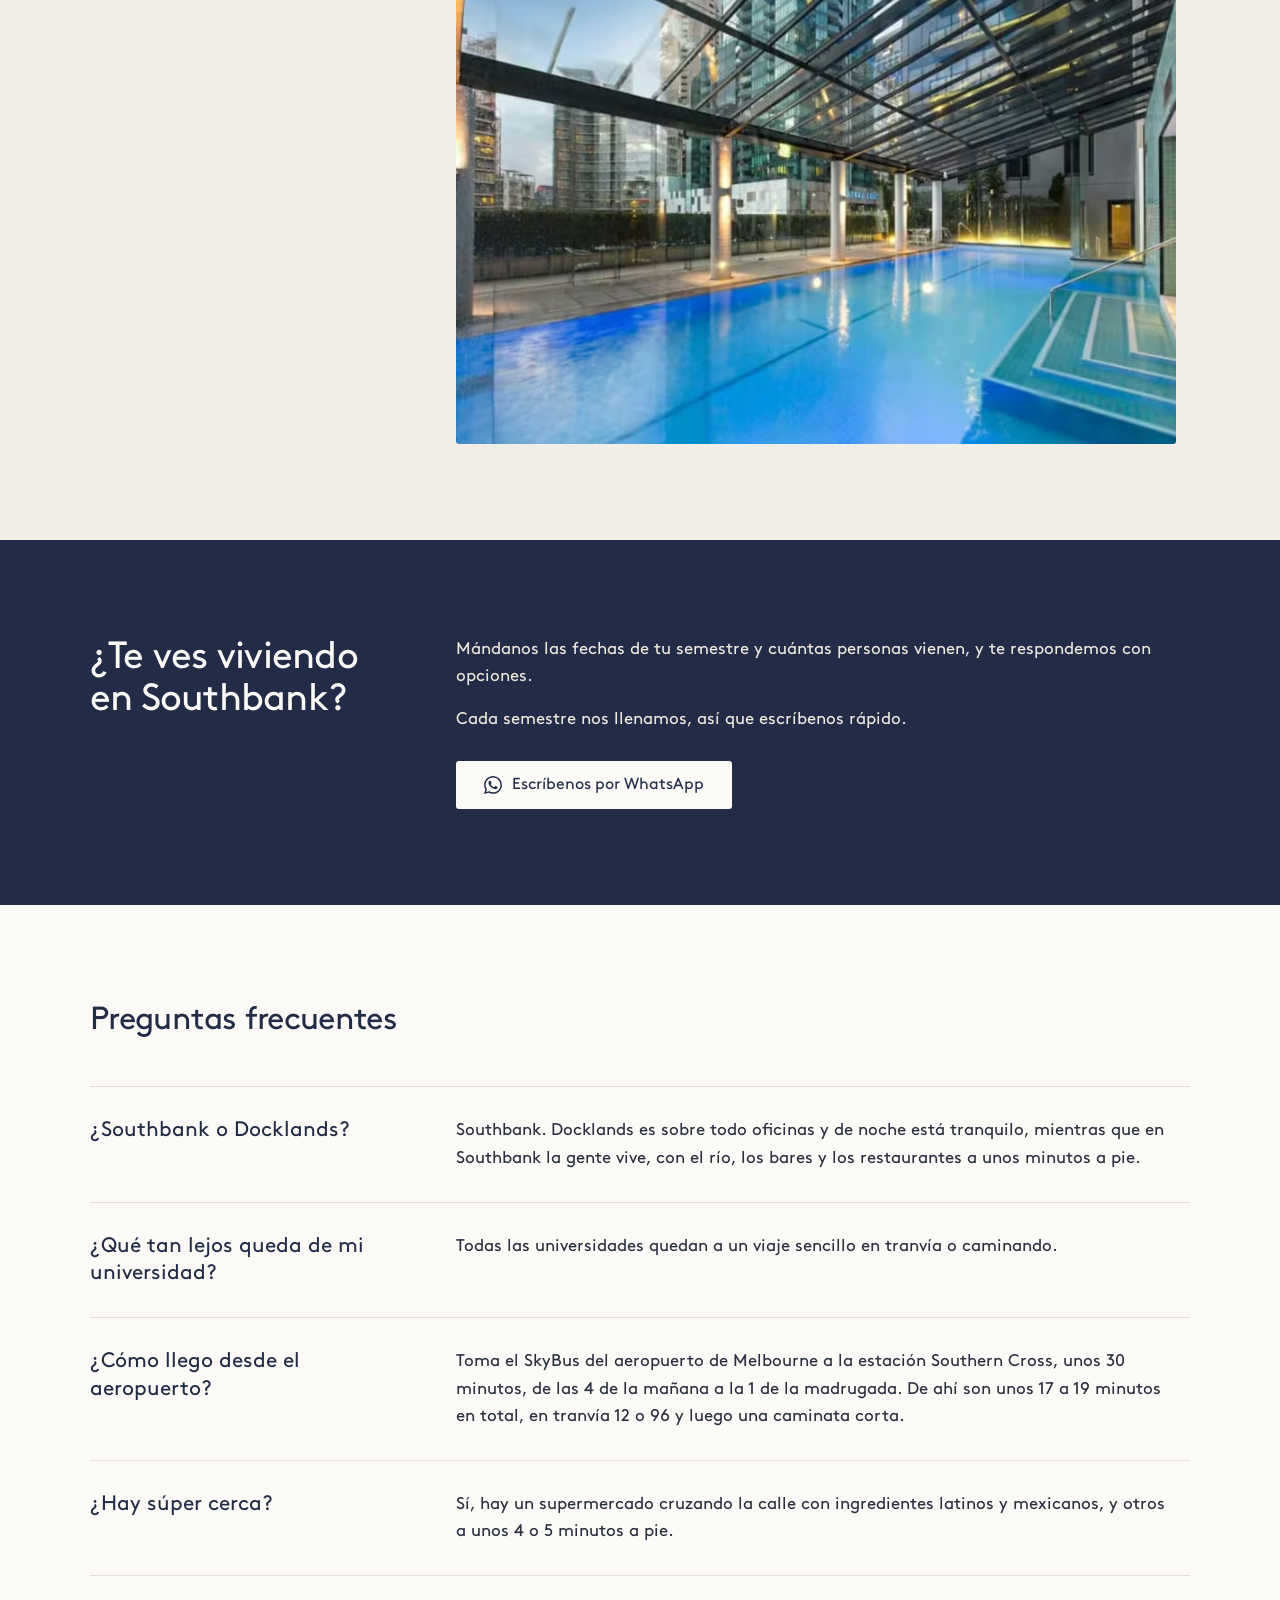
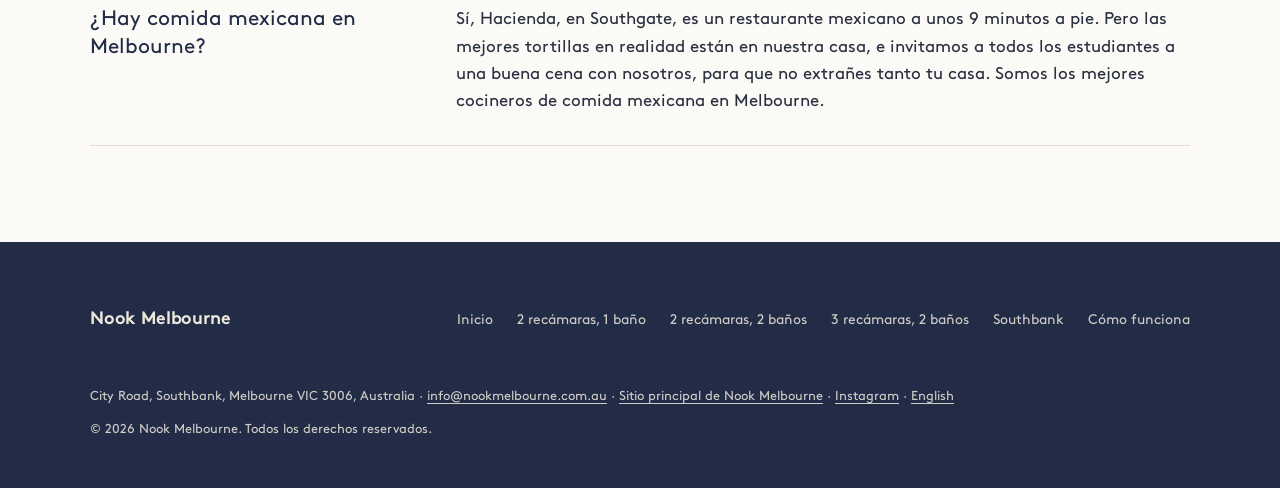
<file: southbank/index.html>
<!doctype html>
<html lang="es-MX">
<head>
<meta charset="utf-8">
<meta name="viewport" content="width=device-width, initial-scale=1">
<title>Vivir en Southbank, Melbourne, si vienes de México</title>
<meta name="description" content="Cómo es Southbank, Melbourne, para estudiantes de intercambio de México: restaurantes junto al río, teatros, súper cerca y tranvía a tres minutos.">
<link rel="canonical" href="https://nookmelbourne.mx/southbank/">
<link rel="alternate" hreflang="es-MX" href="https://nookmelbourne.mx/southbank/">
<link rel="alternate" hreflang="es" href="https://nookmelbourne.mx/southbank/">
<link rel="alternate" hreflang="en" href="https://nookmelbourne.mx/en/southbank/">
<link rel="alternate" hreflang="x-default" href="https://nookmelbourne.mx/southbank/">
<meta property="og:type" content="website">
<meta property="og:site_name" content="Nook Melbourne">
<meta property="og:title" content="Vivir en Southbank, Melbourne, si vienes de México">
<meta property="og:description" content="Cómo es Southbank, Melbourne, para estudiantes de intercambio de México: restaurantes junto al río, teatros, súper cerca y tranvía a tres minutos.">
<meta property="og:url" content="https://nookmelbourne.mx/southbank/">
<meta property="og:image" content="https://nookmelbourne.mx/img/og-a38ca10bee.jpg">
<meta property="og:image:width" content="1200">
<meta property="og:image:height" content="630">
<meta property="og:locale" content="es_MX">
<meta property="og:locale:alternate" content="en_AU">
<meta name="twitter:card" content="summary_large_image">
<meta name="twitter:title" content="Vivir en Southbank, Melbourne, si vienes de México">
<meta name="twitter:description" content="Cómo es Southbank, Melbourne, para estudiantes de intercambio de México: restaurantes junto al río, teatros, súper cerca y tranvía a tres minutos.">
<meta name="twitter:image" content="https://nookmelbourne.mx/img/og-a38ca10bee.jpg">
<meta name="theme-color" content="#FBFAF7">
<link rel="icon" href="/favicon.svg" type="image/svg+xml">
<link rel="preload" href="/assets/fonts/brown-regular-5.9a13184d.woff2" as="font" type="font/woff2" crossorigin>
<link rel="preload" href="/assets/fonts/brown-bold-6.a865403e.woff2" as="font" type="font/woff2" crossorigin>
<link rel="preload" as="image" type="image/avif" imagesrcset="/img/a38ca10bee-480.avif 480w, /img/a38ca10bee-800.avif 800w, /img/a38ca10bee-1200.avif 1200w" imagesizes="(min-width: 1180px) 467px, (min-width: 961px) 40vw, (min-width: 721px) calc(100vw - 80px), calc(100vw - 40px)" fetchpriority="high">
<link rel="stylesheet" href="/assets/site.3c123c33.css">
<script type="application/ld+json">{"@context":"https://schema.org","@graph":[{"@type":"Organization","@id":"https://nookmelbourne.mx/#org","name":"Nook Melbourne","url":"https://nookmelbourne.com.au/","email":"info@nookmelbourne.com.au","sameAs":["https://nookmelbourne.com.au/","https://www.instagram.com/nookmelbourne/"]},{"@type":"WebSite","@id":"https://nookmelbourne.mx/#website","url":"https://nookmelbourne.mx/","name":"Nook Melbourne","inLanguage":"es-MX","publisher":{"@id":"https://nookmelbourne.mx/#org"}},{"@type":"BreadcrumbList","@id":"https://nookmelbourne.mx/southbank/#breadcrumb","itemListElement":[{"@type":"ListItem","position":1,"name":"Inicio","item":"https://nookmelbourne.mx/"},{"@type":"ListItem","position":2,"name":"Southbank","item":"https://nookmelbourne.mx/southbank/"}]},{"@type":"WebPage","@id":"https://nookmelbourne.mx/southbank/#webpage","url":"https://nookmelbourne.mx/southbank/","name":"Vivir en Southbank, Melbourne, si vienes de México","description":"Cómo es Southbank, Melbourne, para estudiantes de intercambio de México: restaurantes junto al río, teatros, súper cerca y tranvía a tres minutos.","inLanguage":"es-MX","isPartOf":{"@id":"https://nookmelbourne.mx/#website"},"breadcrumb":{"@id":"https://nookmelbourne.mx/southbank/#breadcrumb"},"primaryImageOfPage":{"@type":"ImageObject","url":"https://nookmelbourne.mx/img/og-a38ca10bee.jpg"}},{"@type":"FAQPage","@id":"https://nookmelbourne.mx/southbank/#faq","mainEntity":[{"@type":"Question","name":"¿Southbank o Docklands?","acceptedAnswer":{"@type":"Answer","text":"Southbank. Docklands es sobre todo oficinas y de noche está tranquilo, mientras que en Southbank la gente vive, con el río, los bares y los restaurantes a unos minutos a pie."}},{"@type":"Question","name":"¿Qué tan lejos queda de mi universidad?","acceptedAnswer":{"@type":"Answer","text":"Todas las universidades quedan a un viaje sencillo en tranvía o caminando."}},{"@type":"Question","name":"¿Cómo llego desde el aeropuerto?","acceptedAnswer":{"@type":"Answer","text":"Toma el SkyBus del aeropuerto de Melbourne a la estación Southern Cross, unos 30 minutos, de las 4 de la mañana a la 1 de la madrugada. De ahí son unos 17 a 19 minutos en total, en tranvía 12 o 96 y luego una caminata corta."}},{"@type":"Question","name":"¿Hay súper cerca?","acceptedAnswer":{"@type":"Answer","text":"Sí, hay un supermercado cruzando la calle con ingredientes latinos y mexicanos, y otros a unos 4 o 5 minutos a pie."}},{"@type":"Question","name":"¿Hay comida mexicana en Melbourne?","acceptedAnswer":{"@type":"Answer","text":"Sí, Hacienda, en Southgate, es un restaurante mexicano a unos 9 minutos a pie. Pero las mejores tortillas en realidad están en nuestra casa, e invitamos a todos los estudiantes a una buena cena con nosotros, para que no extrañes tanto tu casa. Somos los mejores cocineros de comida mexicana en Melbourne."}}]}]}</script>
</head>
<body>
<a class="skip-link" href="#main">Saltar al contenido</a>
<header class="site">
  <div class="masthead">
    <a class="wordmark" href="/"><span class="wm">Nook Melbourne</span><span class="wm-sub">Departamentos amueblados para estudiantes de México</span></a>
    <nav class="site-nav" aria-label="Navegación principal">
      <ul>
        <li>
          <details class="dd">
            <summary>Departamentos</summary>
            <ul class="dd-panel">
              <li><a href="/2-recamaras-1-bano/">2 recámaras, 1 baño</a></li>
              <li><a href="/2-recamaras-2-banos/">2 recámaras, 2 baños</a></li>
              <li><a href="/3-recamaras-2-banos/">3 recámaras, 2 baños</a></li>
            </ul>
          </details>
        </li>
        <li><a href="/southbank/" aria-current="page">Southbank</a></li>
        <li><a href="/como-funciona/">Cómo funciona</a></li>
        <li><a href="/en/southbank/" hreflang="en-AU" lang="en-AU" aria-label="Read this page in English">English</a></li>
        <li><a class="btn" href="https://wa.me/61452669352?text=Hola%2C%20vi%20la%20p%C3%A1gina%20de%20Southbank.%20Somos%20%5Bn%C3%BAmero%5D%20estudiantes%20de%20%5Buniversidad%5D%20y%20buscamos%20departamento%20del%20%5Bfecha%20de%20llegada%5D%20al%20%5Bfecha%20de%20salida%5D." target="_blank" rel="noopener"><svg viewBox="0 0 24 24" aria-hidden="true" focusable="false"><path d="M17.472 14.382c-.297-.149-1.758-.867-2.03-.967-.273-.099-.471-.148-.67.15-.197.297-.767.966-.94 1.164-.173.199-.347.223-.644.075-.297-.15-1.255-.463-2.39-1.475-.883-.788-1.48-1.761-1.653-2.059-.173-.297-.018-.458.13-.606.134-.133.298-.347.446-.52.149-.174.198-.298.298-.497.099-.198.05-.371-.025-.52-.075-.149-.669-1.612-.916-2.207-.242-.579-.487-.5-.669-.51-.173-.008-.371-.01-.57-.01-.198 0-.52.074-.792.372-.272.297-1.04 1.016-1.04 2.479 0 1.462 1.065 2.875 1.213 3.074.149.198 2.096 3.2 5.077 4.487.709.306 1.262.489 1.694.625.712.227 1.36.195 1.871.118.571-.085 1.758-.719 2.006-1.413.248-.694.248-1.289.173-1.413-.074-.124-.272-.198-.57-.347m-5.421 7.403h-.004a9.87 9.87 0 0 1-5.031-1.378l-.361-.214-3.741.982.998-3.648-.235-.374a9.86 9.86 0 0 1-1.51-5.26c.001-5.45 4.436-9.884 9.888-9.884 2.64 0 5.122 1.03 6.988 2.898a9.825 9.825 0 0 1 2.893 6.994c-.003 5.45-4.437 9.884-9.885 9.884m8.413-18.297A11.815 11.815 0 0 0 12.05 0C5.495 0 .16 5.335.157 11.892c0 2.096.547 4.142 1.588 5.945L.057 24l6.305-1.654a11.882 11.882 0 0 0 5.683 1.448h.005c6.554 0 11.89-5.335 11.893-11.893a11.821 11.821 0 0 0-3.48-8.413Z"/></svg><span>WhatsApp</span></a></li>
      </ul>
    </nav>
    <details class="nav-mob">
      <summary><span>Menú</span><span class="burger" aria-hidden="true"></span></summary>
      <nav aria-label="Navegación principal">
        <p class="micro">Departamentos</p>
        <ul>
              <li><a href="/2-recamaras-1-bano/">2 recámaras, 1 baño</a></li>
              <li><a href="/2-recamaras-2-banos/">2 recámaras, 2 baños</a></li>
              <li><a href="/3-recamaras-2-banos/">3 recámaras, 2 baños</a></li>
        </ul>
        <ul>
          <li><a href="/southbank/" aria-current="page">Southbank</a></li>
          <li><a href="/como-funciona/">Cómo funciona</a></li>
          <li><a href="/en/southbank/" hreflang="en-AU" lang="en-AU" aria-label="Read this page in English">English</a></li>
        </ul>
        <p class="nav-mob-cta"><a class="btn" href="https://wa.me/61452669352?text=Hola%2C%20vi%20la%20p%C3%A1gina%20de%20Southbank.%20Somos%20%5Bn%C3%BAmero%5D%20estudiantes%20de%20%5Buniversidad%5D%20y%20buscamos%20departamento%20del%20%5Bfecha%20de%20llegada%5D%20al%20%5Bfecha%20de%20salida%5D." target="_blank" rel="noopener"><svg viewBox="0 0 24 24" aria-hidden="true" focusable="false"><path d="M17.472 14.382c-.297-.149-1.758-.867-2.03-.967-.273-.099-.471-.148-.67.15-.197.297-.767.966-.94 1.164-.173.199-.347.223-.644.075-.297-.15-1.255-.463-2.39-1.475-.883-.788-1.48-1.761-1.653-2.059-.173-.297-.018-.458.13-.606.134-.133.298-.347.446-.52.149-.174.198-.298.298-.497.099-.198.05-.371-.025-.52-.075-.149-.669-1.612-.916-2.207-.242-.579-.487-.5-.669-.51-.173-.008-.371-.01-.57-.01-.198 0-.52.074-.792.372-.272.297-1.04 1.016-1.04 2.479 0 1.462 1.065 2.875 1.213 3.074.149.198 2.096 3.2 5.077 4.487.709.306 1.262.489 1.694.625.712.227 1.36.195 1.871.118.571-.085 1.758-.719 2.006-1.413.248-.694.248-1.289.173-1.413-.074-.124-.272-.198-.57-.347m-5.421 7.403h-.004a9.87 9.87 0 0 1-5.031-1.378l-.361-.214-3.741.982.998-3.648-.235-.374a9.86 9.86 0 0 1-1.51-5.26c.001-5.45 4.436-9.884 9.888-9.884 2.64 0 5.122 1.03 6.988 2.898a9.825 9.825 0 0 1 2.893 6.994c-.003 5.45-4.437 9.884-9.885 9.884m8.413-18.297A11.815 11.815 0 0 0 12.05 0C5.495 0 .16 5.335.157 11.892c0 2.096.547 4.142 1.588 5.945L.057 24l6.305-1.654a11.882 11.882 0 0 0 5.683 1.448h.005c6.554 0 11.89-5.335 11.893-11.893a11.821 11.821 0 0 0-3.48-8.413Z"/></svg><span>Escríbenos por WhatsApp</span></a></p>
      </nav>
    </details>
  </div>
</header>

<main id="main" tabindex="-1">
<section class="hero ground-linen">
  <div class="wrap">
    <div class="hero-grid">
      <div class="hero-text rise">
        <p class="micro">Guía para estudiantes mexicanos</p>
        <h1>Southbank, de día y de noche</h1>
        <p class="lead">El río, los restaurantes y el tranvía, a minutos de tu departamento.</p>

        <p class="actions"><a class="btn" href="https://wa.me/61452669352?text=Hola%2C%20vi%20la%20p%C3%A1gina%20de%20Southbank.%20Somos%20%5Bn%C3%BAmero%5D%20estudiantes%20de%20%5Buniversidad%5D%20y%20buscamos%20departamento%20del%20%5Bfecha%20de%20llegada%5D%20al%20%5Bfecha%20de%20salida%5D." target="_blank" rel="noopener"><svg viewBox="0 0 24 24" aria-hidden="true" focusable="false"><path d="M17.472 14.382c-.297-.149-1.758-.867-2.03-.967-.273-.099-.471-.148-.67.15-.197.297-.767.966-.94 1.164-.173.199-.347.223-.644.075-.297-.15-1.255-.463-2.39-1.475-.883-.788-1.48-1.761-1.653-2.059-.173-.297-.018-.458.13-.606.134-.133.298-.347.446-.52.149-.174.198-.298.298-.497.099-.198.05-.371-.025-.52-.075-.149-.669-1.612-.916-2.207-.242-.579-.487-.5-.669-.51-.173-.008-.371-.01-.57-.01-.198 0-.52.074-.792.372-.272.297-1.04 1.016-1.04 2.479 0 1.462 1.065 2.875 1.213 3.074.149.198 2.096 3.2 5.077 4.487.709.306 1.262.489 1.694.625.712.227 1.36.195 1.871.118.571-.085 1.758-.719 2.006-1.413.248-.694.248-1.289.173-1.413-.074-.124-.272-.198-.57-.347m-5.421 7.403h-.004a9.87 9.87 0 0 1-5.031-1.378l-.361-.214-3.741.982.998-3.648-.235-.374a9.86 9.86 0 0 1-1.51-5.26c.001-5.45 4.436-9.884 9.888-9.884 2.64 0 5.122 1.03 6.988 2.898a9.825 9.825 0 0 1 2.893 6.994c-.003 5.45-4.437 9.884-9.885 9.884m8.413-18.297A11.815 11.815 0 0 0 12.05 0C5.495 0 .16 5.335.157 11.892c0 2.096.547 4.142 1.588 5.945L.057 24l6.305-1.654a11.882 11.882 0 0 0 5.683 1.448h.005c6.554 0 11.89-5.335 11.893-11.893a11.821 11.821 0 0 0-3.48-8.413Z"/></svg><span>Escríbenos por WhatsApp</span></a></p>
      </div>
      <figure class="media r45 rise-2"><div class="frame"><picture><source type="image/avif" srcset="/img/a38ca10bee-480.avif 480w, /img/a38ca10bee-800.avif 800w, /img/a38ca10bee-1200.avif 1200w" sizes="(min-width: 1180px) 467px, (min-width: 961px) 40vw, (min-width: 721px) calc(100vw - 80px), calc(100vw - 40px)"><source type="image/webp" srcset="/img/a38ca10bee-480.webp 480w, /img/a38ca10bee-800.webp 800w, /img/a38ca10bee-1200.webp 1200w" sizes="(min-width: 1180px) 467px, (min-width: 961px) 40vw, (min-width: 721px) calc(100vw - 80px), calc(100vw - 40px)"><img src="/img/a38ca10bee-800.jpg" srcset="/img/a38ca10bee-480.jpg 480w, /img/a38ca10bee-800.jpg 800w, /img/a38ca10bee-1200.jpg 1200w" sizes="(min-width: 1180px) 467px, (min-width: 961px) 40vw, (min-width: 721px) calc(100vw - 80px), calc(100vw - 40px)" width="1200" height="800" alt="Vista al río Yarra y puentes desde la ventana" loading="eager" fetchpriority="high" decoding="async"></picture></div></figure>
    </div>

  </div>
</section>

<section class="ground-deep" id="ubicarte" aria-labelledby="ubicarte-h">
  <div class="wrap">
    <div class="split">
      <div class="split-head">
        <p class="micro">Para ubicarte</p>
        <h2 id="ubicarte-h">Si conoces la Ciudad de México</h2>
      </div>
      <div class="split-body">
        <p>Hemos pasado un tiempo en México y en la CDMX, y es nuestra ciudad favorita del mundo. Southbank, con sus torres, museos, teatros y el río, se siente como la Roma/Condesa, con una vida nocturna llena de ambiente, bares, muy buena comida y muchas cosas que hacer.</p>
        <p>Mientras que Docklands y el centro son sobre todo oficinas y les falta vida nocturna, Southbank es principalmente una zona para vivir, así que tiene muy buena energía y un gran ambiente de noche.</p>
      </div>
    </div>
  </div>
</section>

<section class="ground-linen" id="noche" aria-labelledby="noche-h">
  <div class="wrap">
    <div class="split">
      <div class="split-head">
        <p class="micro">De noche</p>
        <h2 id="noche-h">Cenas junto al río, hasta tarde</h2>
      </div>
      <div class="split-body">
        <p>El paseo junto al río queda a unos 7 minutos a pie. Los restaurantes de Southgate abren todos los días desde las 10 de la mañana hasta tarde, y el Arts Centre Melbourne está a unos 11 minutos.</p>
        <p>Ponyfish Island y Yarra Botanica son bares flotantes sobre el río. Hacienda, un restaurante mexicano en Southgate a unos 9 minutos, tiene el bar abierto hasta la 1 de la mañana.</p>
        <figure class="media r32"><div class="frame"><picture><source type="image/avif" srcset="/img/42f34813e1-480.avif 480w, /img/42f34813e1-800.avif 800w, /img/42f34813e1-1200.avif 1200w" sizes="(min-width: 1180px) 720px, (min-width: 961px) 62vw, (min-width: 721px) calc(100vw - 80px), calc(100vw - 40px)"><source type="image/webp" srcset="/img/42f34813e1-480.webp 480w, /img/42f34813e1-800.webp 800w, /img/42f34813e1-1200.webp 1200w" sizes="(min-width: 1180px) 720px, (min-width: 961px) 62vw, (min-width: 721px) calc(100vw - 80px), calc(100vw - 40px)"><img src="/img/42f34813e1-800.jpg" srcset="/img/42f34813e1-480.jpg 480w, /img/42f34813e1-800.jpg 800w, /img/42f34813e1-1200.jpg 1200w" sizes="(min-width: 1180px) 720px, (min-width: 961px) 62vw, (min-width: 721px) calc(100vw - 80px), calc(100vw - 40px)" width="1200" height="800" alt="Las luces de Melbourne y la estación Flinders Street reflejadas en el río Yarra de noche, vistas desde Southbank" loading="lazy" decoding="async"></picture></div></figure>
      </div>
    </div>
  </div>
</section>

<section class="ground-deep" id="diario" aria-labelledby="diario-h">
  <div class="wrap">
    <div class="split">
      <div class="split-head">
        <p class="micro">El día a día</p>
        <h2 id="diario-h">El súper, cruzando la calle</h2>
      </div>
      <div class="split-body">
        <p>Hay un supermercado cruzando la calle con muy buenos ingredientes latinos y mexicanos. Dos tiendas Woolworths quedan a unos 4 minutos a pie y un IGA a unos 5, mientras que Aldi está a unos 10 minutos y Coles a unos 12.</p>
        <p>El South Melbourne Market, que abrió en 1867, queda a poca distancia caminando, y te podemos recomendar los mejores lugares para conseguir ingredientes mexicanos y tortillas, para que no extrañes tanto tu casa. Es el mejor mercado de Melbourne y tiene productos latinos y mexicanos.</p>
      </div>
    </div>
  </div>
</section>

<section class="ground-linen" id="moverse" aria-labelledby="moverse-h">
  <div class="wrap">
    <div class="split">
      <div class="split-head">
        <p class="micro">Moverse</p>
        <h2 id="moverse-h">El tranvía, a tres minutos</h2>
      </div>
      <div class="split-body">
        <p>La parada de tranvía más cercana es la Stop 116 City Road, a unos 3 minutos a pie, y ahí pasan varias rutas.</p>
        <p>La estación Flinders Street queda a unos 10 minutos.</p>
      </div>
    </div>
  </div>
</section>

<section class="ground-deep" id="edificio" aria-labelledby="edificio-h">
  <div class="wrap">
    <div class="split">
      <div class="split-head">
        <p class="micro">En el edificio</p>
        <h2 id="edificio-h">Alberca, gimnasio y cancha de tenis</h2>
      </div>
      <div class="split-body">
        <p>La alberca, el gimnasio y la cancha de tenis son para los residentes, y entras con el llavero de acceso. Después de clase, nadas o entrenas sin salir del edificio.</p>
        <ul class="rows">
          <li>Alberca</li>
          <li>Gimnasio</li>
          <li>Cancha de tenis</li>
        </ul>
        <figure class="media r32"><div class="frame"><picture><source type="image/avif" srcset="/img/5f213abf3b-480.avif 480w, /img/5f213abf3b-800.avif 800w, /img/5f213abf3b-1200.avif 1200w" sizes="(min-width: 1180px) 720px, (min-width: 961px) 62vw, (min-width: 721px) calc(100vw - 80px), calc(100vw - 40px)"><source type="image/webp" srcset="/img/5f213abf3b-480.webp 480w, /img/5f213abf3b-800.webp 800w, /img/5f213abf3b-1200.webp 1200w" sizes="(min-width: 1180px) 720px, (min-width: 961px) 62vw, (min-width: 721px) calc(100vw - 80px), calc(100vw - 40px)"><img src="/img/5f213abf3b-800.jpg" srcset="/img/5f213abf3b-480.jpg 480w, /img/5f213abf3b-800.jpg 800w, /img/5f213abf3b-1200.jpg 1200w" sizes="(min-width: 1180px) 720px, (min-width: 961px) 62vw, (min-width: 721px) calc(100vw - 80px), calc(100vw - 40px)" width="1200" height="899" alt="Alberca techada compartida del edificio" loading="lazy" decoding="async"></picture></div></figure>
      </div>
    </div>
  </div>
</section>

<section class="ground-navy plaque" aria-labelledby="cta-h">
  <div class="wrap">
    <div class="split">
      <div class="split-head">
        <h2 id="cta-h">¿Te ves viviendo en Southbank?</h2>
      </div>
      <div class="split-body">
        <p>Mándanos las fechas de tu semestre y cuántas personas vienen, y te respondemos con opciones.</p>
        <p class="booking-note">Cada semestre nos llenamos, así que escríbenos rápido.</p>
        <p class="actions"><a class="btn" href="https://wa.me/61452669352?text=Hola%2C%20vi%20la%20p%C3%A1gina%20de%20Southbank.%20Somos%20%5Bn%C3%BAmero%5D%20estudiantes%20de%20%5Buniversidad%5D%20y%20buscamos%20departamento%20del%20%5Bfecha%20de%20llegada%5D%20al%20%5Bfecha%20de%20salida%5D." target="_blank" rel="noopener"><svg viewBox="0 0 24 24" aria-hidden="true" focusable="false"><path d="M17.472 14.382c-.297-.149-1.758-.867-2.03-.967-.273-.099-.471-.148-.67.15-.197.297-.767.966-.94 1.164-.173.199-.347.223-.644.075-.297-.15-1.255-.463-2.39-1.475-.883-.788-1.48-1.761-1.653-2.059-.173-.297-.018-.458.13-.606.134-.133.298-.347.446-.52.149-.174.198-.298.298-.497.099-.198.05-.371-.025-.52-.075-.149-.669-1.612-.916-2.207-.242-.579-.487-.5-.669-.51-.173-.008-.371-.01-.57-.01-.198 0-.52.074-.792.372-.272.297-1.04 1.016-1.04 2.479 0 1.462 1.065 2.875 1.213 3.074.149.198 2.096 3.2 5.077 4.487.709.306 1.262.489 1.694.625.712.227 1.36.195 1.871.118.571-.085 1.758-.719 2.006-1.413.248-.694.248-1.289.173-1.413-.074-.124-.272-.198-.57-.347m-5.421 7.403h-.004a9.87 9.87 0 0 1-5.031-1.378l-.361-.214-3.741.982.998-3.648-.235-.374a9.86 9.86 0 0 1-1.51-5.26c.001-5.45 4.436-9.884 9.888-9.884 2.64 0 5.122 1.03 6.988 2.898a9.825 9.825 0 0 1 2.893 6.994c-.003 5.45-4.437 9.884-9.885 9.884m8.413-18.297A11.815 11.815 0 0 0 12.05 0C5.495 0 .16 5.335.157 11.892c0 2.096.547 4.142 1.588 5.945L.057 24l6.305-1.654a11.882 11.882 0 0 0 5.683 1.448h.005c6.554 0 11.89-5.335 11.893-11.893a11.821 11.821 0 0 0-3.48-8.413Z"/></svg><span>Escríbenos por WhatsApp</span></a></p>
      </div>
    </div>
  </div>
</section>

<section class="ground-linen" id="faq" aria-labelledby="faq-h">
  <div class="wrap">
    <div class="section-head">
      <h2 id="faq-h">Preguntas frecuentes</h2>
    </div>
    <dl class="faq">
      <div><dt>¿Southbank o Docklands?</dt><dd><p>Southbank. Docklands es sobre todo oficinas y de noche está tranquilo, mientras que en Southbank la gente vive, con el río, los bares y los restaurantes a unos minutos a pie.</p></dd></div>
      <div><dt>¿Qué tan lejos queda de mi universidad?</dt><dd><p>Todas las universidades quedan a un viaje sencillo en tranvía o caminando.</p></dd></div>
      <div><dt>¿Cómo llego desde el aeropuerto?</dt><dd><p>Toma el SkyBus del aeropuerto de Melbourne a la estación Southern Cross, unos 30 minutos, de las 4 de la mañana a la 1 de la madrugada. De ahí son unos 17 a 19 minutos en total, en tranvía 12 o 96 y luego una caminata corta.</p></dd></div>
      <div><dt>¿Hay súper cerca?</dt><dd><p>Sí, hay un supermercado cruzando la calle con ingredientes latinos y mexicanos, y otros a unos 4 o 5 minutos a pie.</p></dd></div>
      <div><dt>¿Hay comida mexicana en Melbourne?</dt><dd><p>Sí, Hacienda, en Southgate, es un restaurante mexicano a unos 9 minutos a pie. Pero las mejores tortillas en realidad están en nuestra casa, e invitamos a todos los estudiantes a una buena cena con nosotros, para que no extrañes tanto tu casa. Somos los mejores cocineros de comida mexicana en Melbourne.</p></dd></div>
    </dl>
  </div>
</section>


</main>
<footer class="site">
  <div class="wrap">
    <div class="foot">
      <a class="wordmark" href="/"><span class="wm">Nook Melbourne</span></a>
      <nav aria-label="Navegación del sitio">
        <ul>
          <li><a href="/">Inicio</a></li>
          <li><a href="/2-recamaras-1-bano/">2 recámaras, 1 baño</a></li>
          <li><a href="/2-recamaras-2-banos/">2 recámaras, 2 baños</a></li>
          <li><a href="/3-recamaras-2-banos/">3 recámaras, 2 baños</a></li>
          <li><a href="/southbank/">Southbank</a></li>
          <li><a href="/como-funciona/">Cómo funciona</a></li>
        </ul>
      </nav>
    </div>
    <p class="disclosure">City Road, Southbank, Melbourne VIC 3006, Australia · <a href="mailto:info@nookmelbourne.com.au">info@nookmelbourne.com.au</a> · <a href="https://nookmelbourne.com.au/" target="_blank" rel="noopener">Sitio principal de Nook Melbourne</a> · <a href="https://www.instagram.com/nookmelbourne/" target="_blank" rel="noopener">Instagram</a> · <a href="/en/southbank/" hreflang="en-AU" lang="en-AU" aria-label="Read this page in English">English</a><br>© 2026 Nook Melbourne. Todos los derechos reservados.</p>
  </div>
</footer>

<a class="fab" href="https://wa.me/61452669352?text=Hola%2C%20vi%20la%20p%C3%A1gina%20de%20Southbank.%20Somos%20%5Bn%C3%BAmero%5D%20estudiantes%20de%20%5Buniversidad%5D%20y%20buscamos%20departamento%20del%20%5Bfecha%20de%20llegada%5D%20al%20%5Bfecha%20de%20salida%5D." target="_blank" rel="noopener" aria-label="Escríbenos por WhatsApp"><svg viewBox="0 0 24 24" aria-hidden="true" focusable="false"><path d="M17.472 14.382c-.297-.149-1.758-.867-2.03-.967-.273-.099-.471-.148-.67.15-.197.297-.767.966-.94 1.164-.173.199-.347.223-.644.075-.297-.15-1.255-.463-2.39-1.475-.883-.788-1.48-1.761-1.653-2.059-.173-.297-.018-.458.13-.606.134-.133.298-.347.446-.52.149-.174.198-.298.298-.497.099-.198.05-.371-.025-.52-.075-.149-.669-1.612-.916-2.207-.242-.579-.487-.5-.669-.51-.173-.008-.371-.01-.57-.01-.198 0-.52.074-.792.372-.272.297-1.04 1.016-1.04 2.479 0 1.462 1.065 2.875 1.213 3.074.149.198 2.096 3.2 5.077 4.487.709.306 1.262.489 1.694.625.712.227 1.36.195 1.871.118.571-.085 1.758-.719 2.006-1.413.248-.694.248-1.289.173-1.413-.074-.124-.272-.198-.57-.347m-5.421 7.403h-.004a9.87 9.87 0 0 1-5.031-1.378l-.361-.214-3.741.982.998-3.648-.235-.374a9.86 9.86 0 0 1-1.51-5.26c.001-5.45 4.436-9.884 9.888-9.884 2.64 0 5.122 1.03 6.988 2.898a9.825 9.825 0 0 1 2.893 6.994c-.003 5.45-4.437 9.884-9.885 9.884m8.413-18.297A11.815 11.815 0 0 0 12.05 0C5.495 0 .16 5.335.157 11.892c0 2.096.547 4.142 1.588 5.945L.057 24l6.305-1.654a11.882 11.882 0 0 0 5.683 1.448h.005c6.554 0 11.89-5.335 11.893-11.893a11.821 11.821 0 0 0-3.48-8.413Z"/></svg></a>
<script src="/assets/site.04ca7768.js" defer></script>
</body>
</html>
</file>
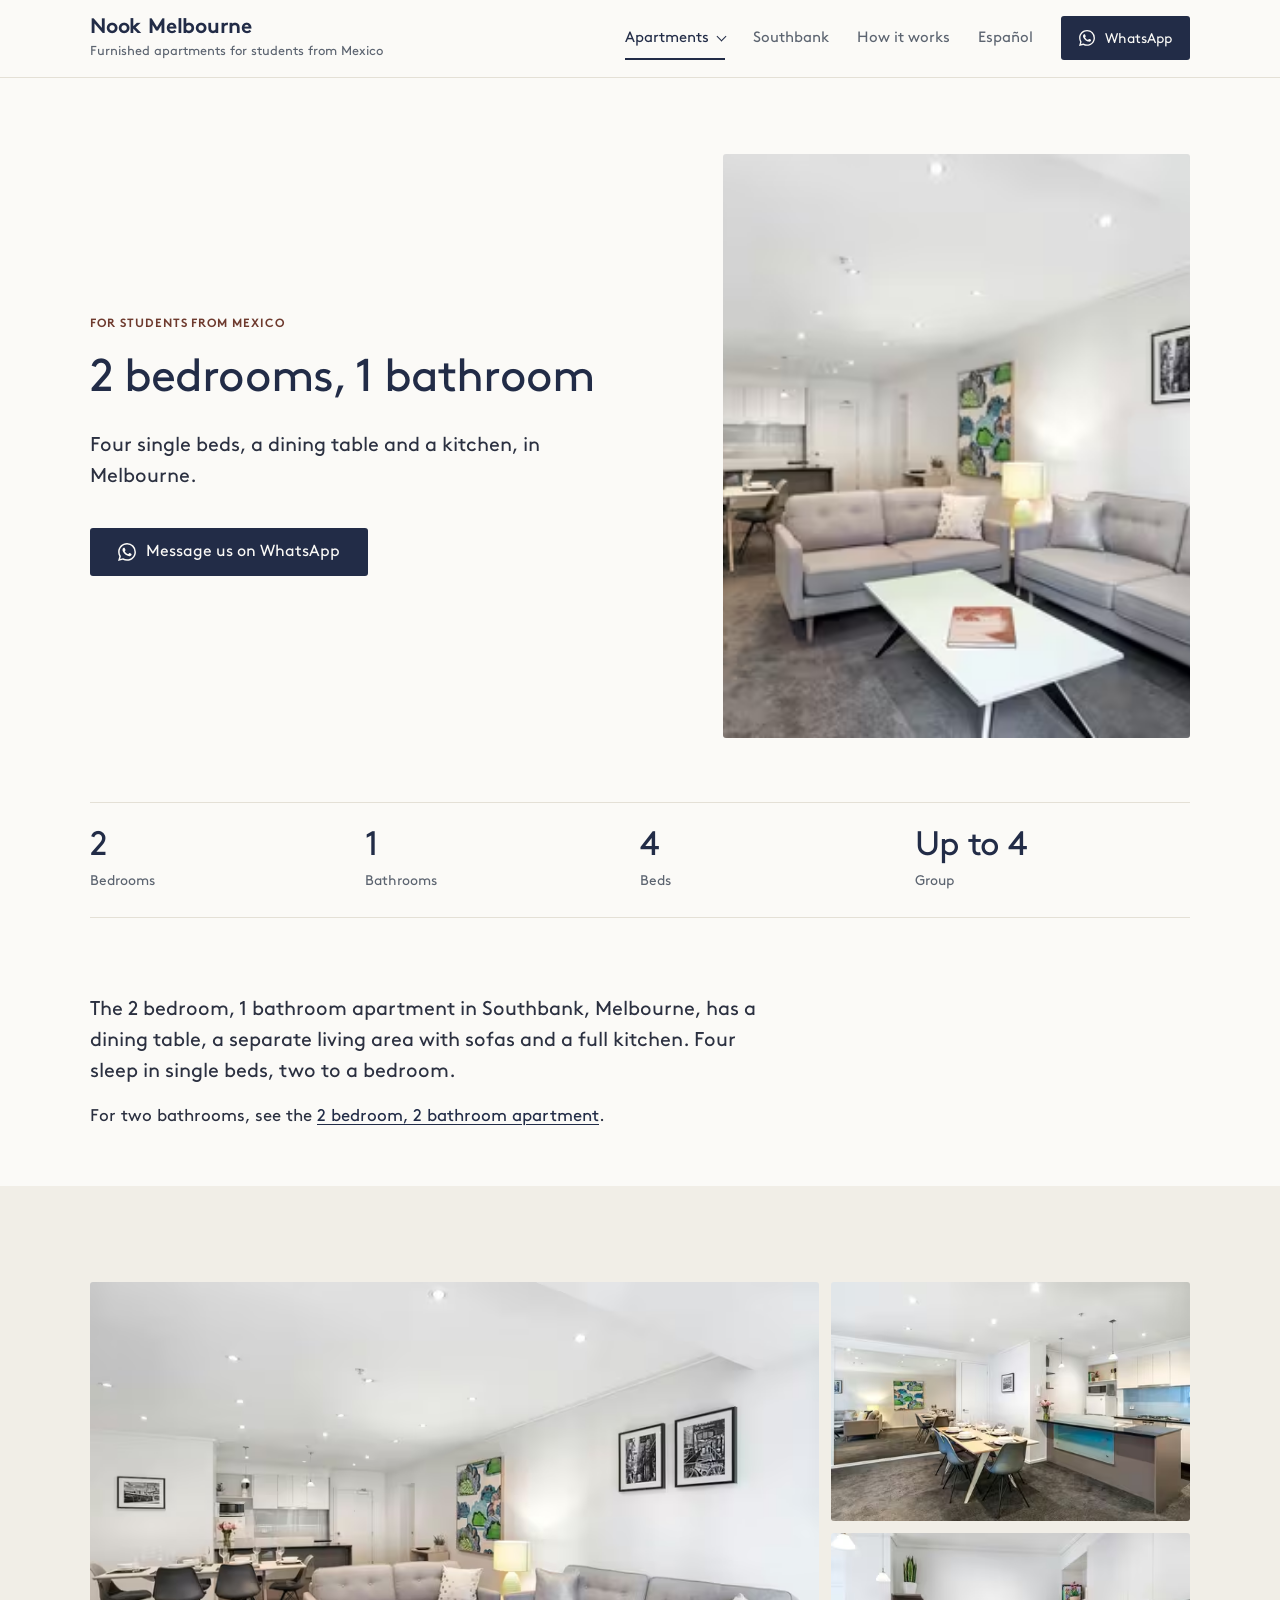
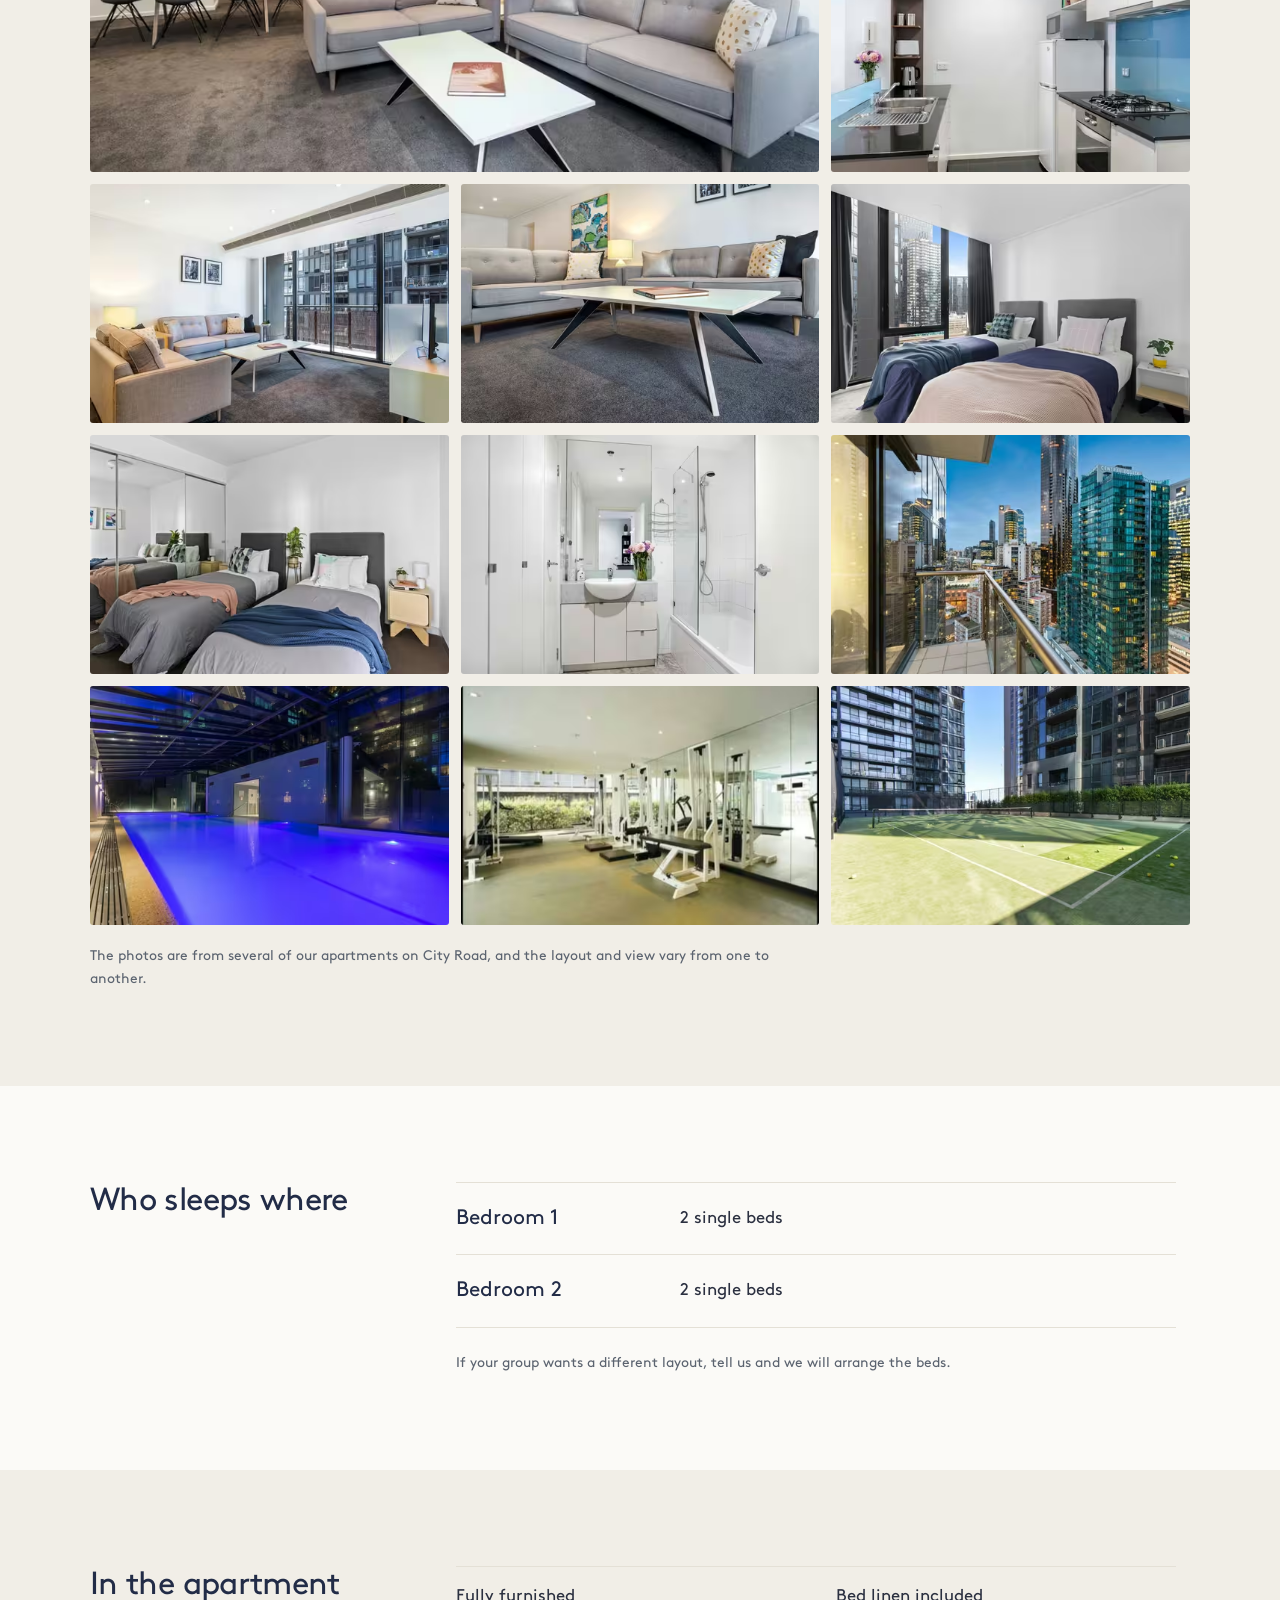
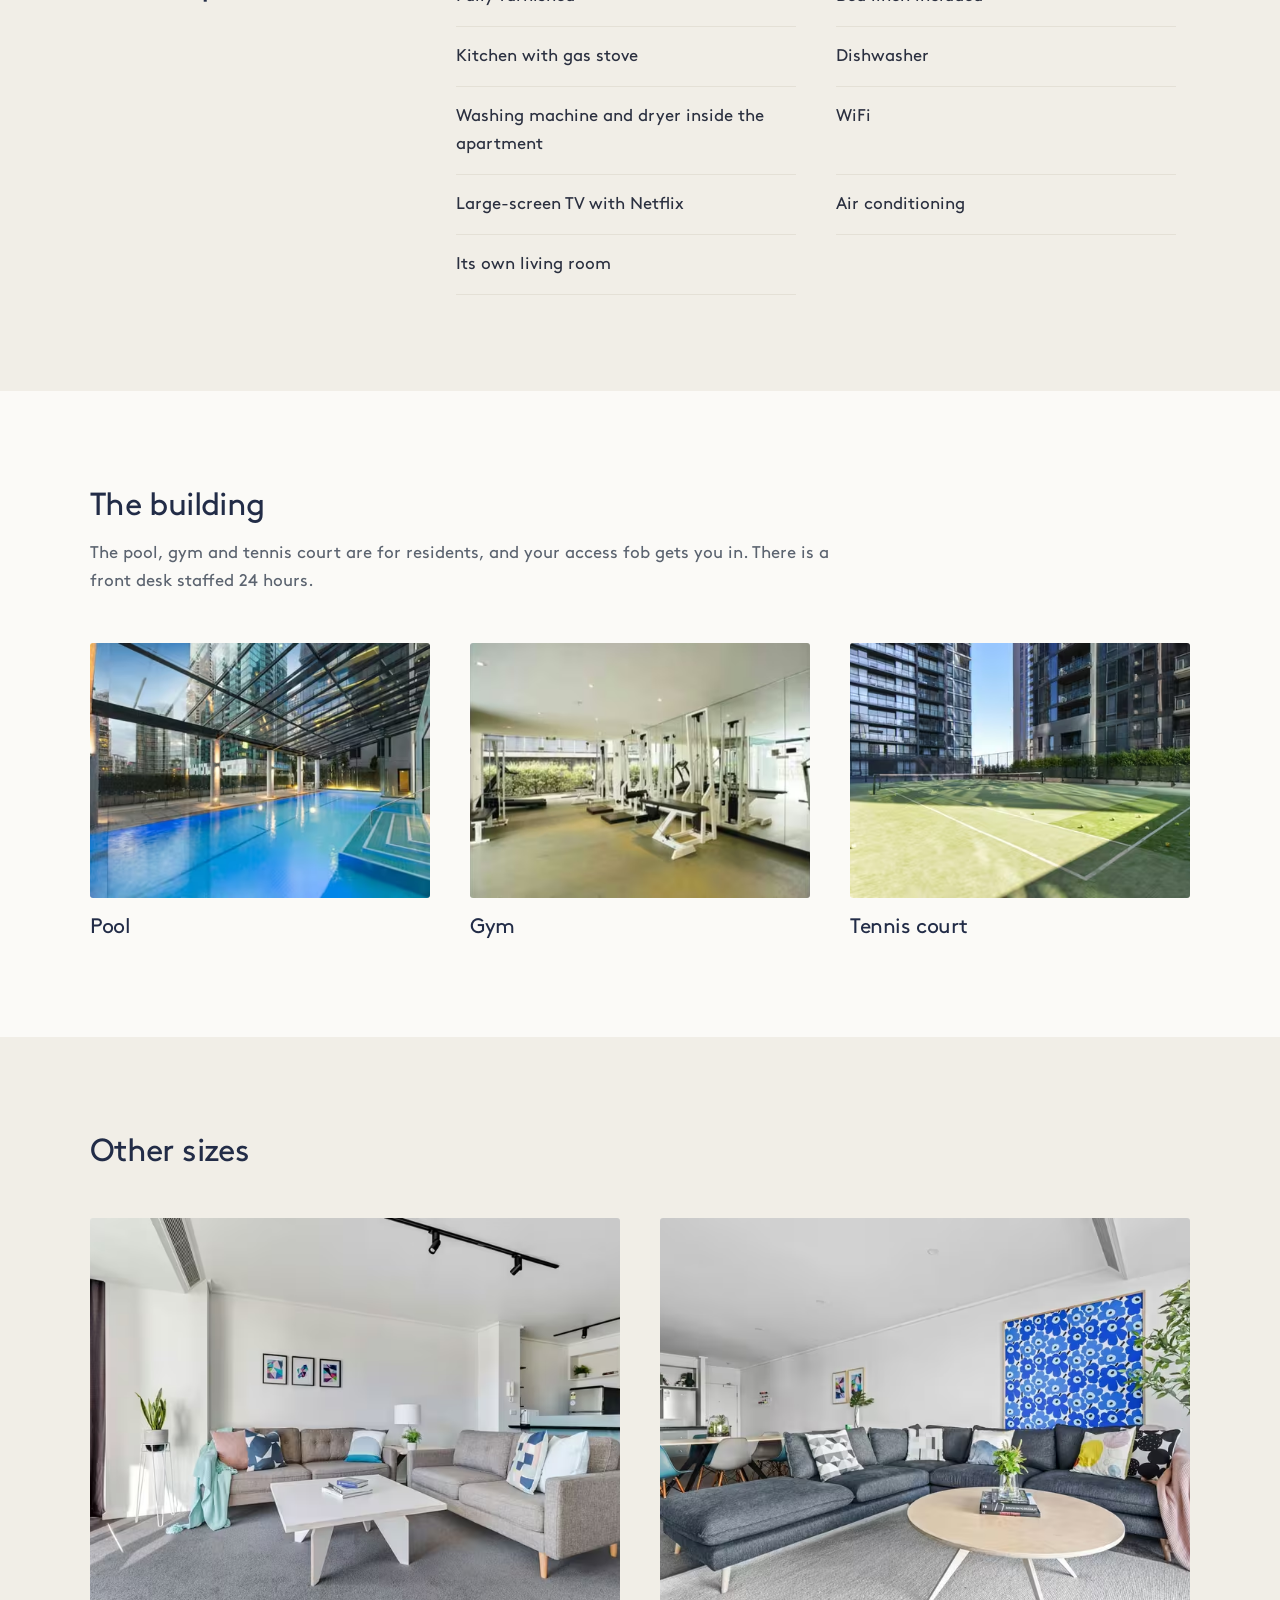
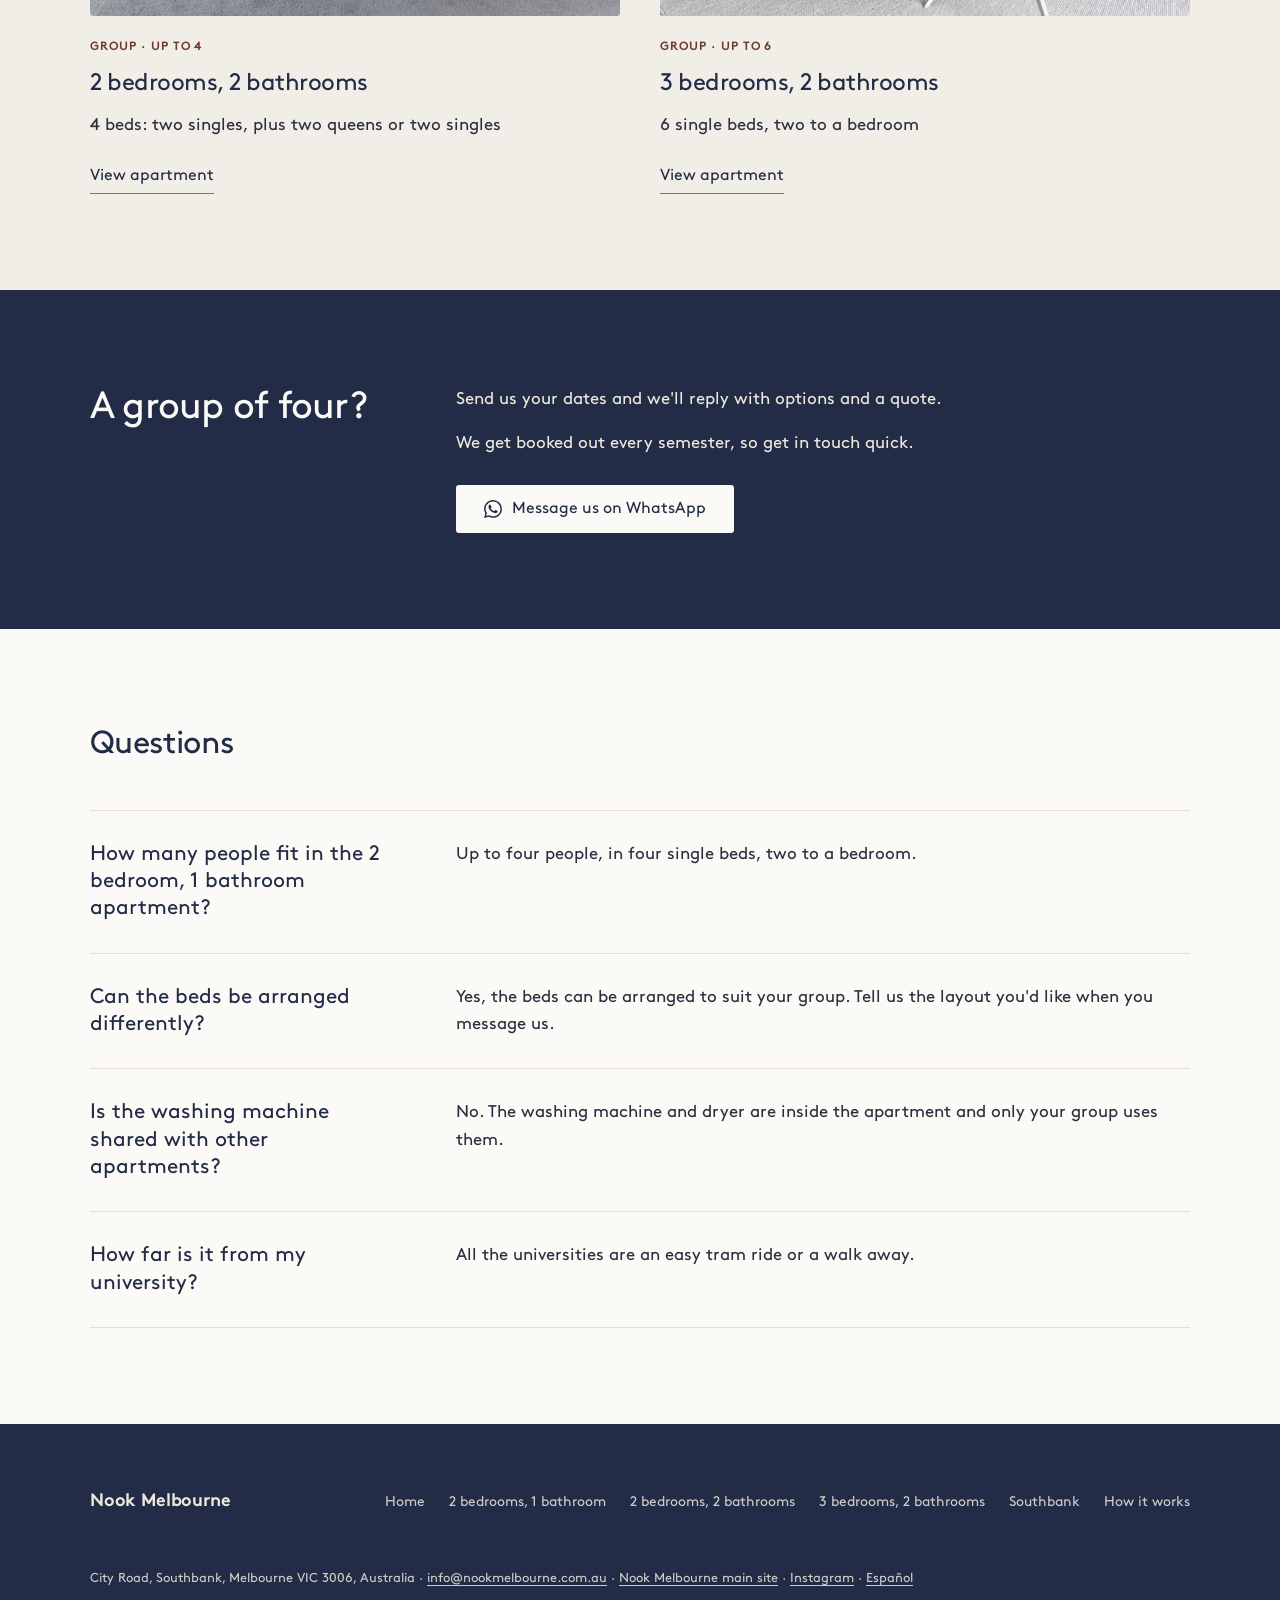
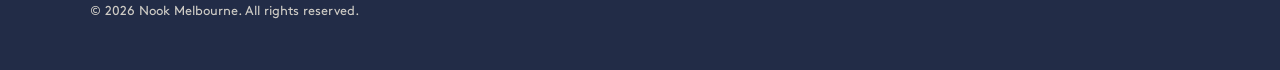
<file: en/2-bedroom-1-bathroom/index.html>
<!doctype html>
<html lang="en-AU">
<head>
<meta charset="utf-8">
<meta name="viewport" content="width=device-width, initial-scale=1">
<title>2 bedroom, 1 bathroom apartment in Melbourne</title>
<meta name="description" content="Furnished 2 bedroom, 1 bathroom apartment in Southbank, Melbourne, with a living room, dining table and four beds for students from Mexico staying a semester.">
<link rel="canonical" href="https://nookmelbourne.mx/en/2-bedroom-1-bathroom/">
<link rel="alternate" hreflang="es-MX" href="https://nookmelbourne.mx/2-recamaras-1-bano/">
<link rel="alternate" hreflang="es" href="https://nookmelbourne.mx/2-recamaras-1-bano/">
<link rel="alternate" hreflang="en" href="https://nookmelbourne.mx/en/2-bedroom-1-bathroom/">
<link rel="alternate" hreflang="x-default" href="https://nookmelbourne.mx/2-recamaras-1-bano/">
<meta property="og:type" content="website">
<meta property="og:site_name" content="Nook Melbourne">
<meta property="og:title" content="2 bedroom, 1 bathroom apartment in Melbourne">
<meta property="og:description" content="Furnished 2 bedroom, 1 bathroom apartment in Southbank, Melbourne, with a living room, dining table and four beds for students from Mexico staying a semester.">
<meta property="og:url" content="https://nookmelbourne.mx/en/2-bedroom-1-bathroom/">
<meta property="og:image" content="https://nookmelbourne.mx/img/og-beab4e9857.jpg">
<meta property="og:image:width" content="1200">
<meta property="og:image:height" content="630">
<meta property="og:locale" content="en_AU">
<meta property="og:locale:alternate" content="es_MX">
<meta name="twitter:card" content="summary_large_image">
<meta name="twitter:title" content="2 bedroom, 1 bathroom apartment in Melbourne">
<meta name="twitter:description" content="Furnished 2 bedroom, 1 bathroom apartment in Southbank, Melbourne, with a living room, dining table and four beds for students from Mexico staying a semester.">
<meta name="twitter:image" content="https://nookmelbourne.mx/img/og-beab4e9857.jpg">
<meta name="theme-color" content="#FBFAF7">
<link rel="icon" href="/favicon.svg" type="image/svg+xml">
<link rel="preload" href="/assets/fonts/brown-regular-5.9a13184d.woff2" as="font" type="font/woff2" crossorigin>
<link rel="preload" href="/assets/fonts/brown-bold-6.a865403e.woff2" as="font" type="font/woff2" crossorigin>
<link rel="preload" as="image" type="image/avif" imagesrcset="/img/beab4e9857-480.avif 480w, /img/beab4e9857-800.avif 800w, /img/beab4e9857-1200.avif 1200w" imagesizes="(min-width: 1180px) 467px, (min-width: 961px) 40vw, (min-width: 721px) calc(100vw - 80px), calc(100vw - 40px)" fetchpriority="high">
<link rel="stylesheet" href="/assets/site.3c123c33.css">
<script type="application/ld+json">{"@context":"https://schema.org","@graph":[{"@type":"Organization","@id":"https://nookmelbourne.mx/#org","name":"Nook Melbourne","url":"https://nookmelbourne.com.au/","email":"info@nookmelbourne.com.au","sameAs":["https://nookmelbourne.com.au/","https://www.instagram.com/nookmelbourne/"]},{"@type":"WebSite","@id":"https://nookmelbourne.mx/en/#website","url":"https://nookmelbourne.mx/en/","name":"Nook Melbourne","inLanguage":"en-AU","publisher":{"@id":"https://nookmelbourne.mx/#org"}},{"@type":"BreadcrumbList","@id":"https://nookmelbourne.mx/en/2-bedroom-1-bathroom/#breadcrumb","itemListElement":[{"@type":"ListItem","position":1,"name":"Home","item":"https://nookmelbourne.mx/en/"},{"@type":"ListItem","position":2,"name":"2 bedrooms, 1 bathroom","item":"https://nookmelbourne.mx/en/2-bedroom-1-bathroom/"}]},{"@type":"WebPage","@id":"https://nookmelbourne.mx/en/2-bedroom-1-bathroom/#webpage","url":"https://nookmelbourne.mx/en/2-bedroom-1-bathroom/","name":"2 bedroom, 1 bathroom apartment in Melbourne","description":"Furnished 2 bedroom, 1 bathroom apartment in Southbank, Melbourne, with a living room, dining table and four beds for students from Mexico staying a semester.","inLanguage":"en-AU","isPartOf":{"@id":"https://nookmelbourne.mx/en/#website"},"breadcrumb":{"@id":"https://nookmelbourne.mx/en/2-bedroom-1-bathroom/#breadcrumb"},"primaryImageOfPage":{"@type":"ImageObject","url":"https://nookmelbourne.mx/img/og-beab4e9857.jpg"}},{"@type":"Apartment","@id":"https://nookmelbourne.mx/en/2-bedroom-1-bathroom/#apartment","name":"2 bedrooms, 1 bathroom","description":"Furnished 2 bedroom, 1 bathroom apartment in Southbank, Melbourne, with a living room, dining table and four beds for students from Mexico staying a semester.","url":"https://nookmelbourne.mx/en/2-bedroom-1-bathroom/","image":"https://nookmelbourne.mx/img/og-beab4e9857.jpg","numberOfBedrooms":2,"numberOfBathroomsTotal":1,"occupancy":{"@type":"QuantitativeValue","maxValue":4,"unitCode":"C62"},"bed":[{"@type":"BedDetails","typeOfBed":"Single","numberOfBeds":4}],"amenityFeature":[{"@type":"LocationFeatureSpecification","name":"Fully furnished","value":true},{"@type":"LocationFeatureSpecification","name":"Bed linen included","value":true},{"@type":"LocationFeatureSpecification","name":"Kitchen with gas stove","value":true},{"@type":"LocationFeatureSpecification","name":"Dishwasher","value":true},{"@type":"LocationFeatureSpecification","name":"Washing machine and dryer inside the apartment","value":true},{"@type":"LocationFeatureSpecification","name":"WiFi","value":true},{"@type":"LocationFeatureSpecification","name":"Large-screen TV with Netflix","value":true},{"@type":"LocationFeatureSpecification","name":"Air conditioning","value":true},{"@type":"LocationFeatureSpecification","name":"Its own living room","value":true},{"@type":"LocationFeatureSpecification","name":"Pool","value":true},{"@type":"LocationFeatureSpecification","name":"Gym","value":true},{"@type":"LocationFeatureSpecification","name":"Tennis court","value":true}],"containedInPlace":{"@type":"LodgingBusiness","@id":"https://nookmelbourne.mx/#lodging","name":"Nook Melbourne","address":{"@type":"PostalAddress","streetAddress":"City Road","addressLocality":"Southbank","addressRegion":"VIC","postalCode":"3006","addressCountry":"AU"}}},{"@type":"FAQPage","@id":"https://nookmelbourne.mx/en/2-bedroom-1-bathroom/#faq","mainEntity":[{"@type":"Question","name":"How many people fit in the 2 bedroom, 1 bathroom apartment?","acceptedAnswer":{"@type":"Answer","text":"Up to four people, in four single beds, two to a bedroom."}},{"@type":"Question","name":"Can the beds be arranged differently?","acceptedAnswer":{"@type":"Answer","text":"Yes, the beds can be arranged to suit your group. Tell us the layout you'd like when you message us."}},{"@type":"Question","name":"Is the washing machine shared with other apartments?","acceptedAnswer":{"@type":"Answer","text":"No. The washing machine and dryer are inside the apartment and only your group uses them."}},{"@type":"Question","name":"How far is it from my university?","acceptedAnswer":{"@type":"Answer","text":"All the universities are an easy tram ride or a walk away."}}]}]}</script>
</head>
<body>
<a class="skip-link" href="#main">Skip to content</a>
<header class="site">
  <div class="masthead">
    <a class="wordmark" href="/en/"><span class="wm">Nook Melbourne</span><span class="wm-sub">Furnished apartments for students from Mexico</span></a>
    <nav class="site-nav" aria-label="Main navigation">
      <ul>
        <li>
          <details class="dd">
            <summary class="is-current">Apartments</summary>
            <ul class="dd-panel">
              <li><a href="/en/2-bedroom-1-bathroom/" aria-current="page">2 bedrooms, 1 bathroom</a></li>
              <li><a href="/en/2-bedroom-2-bathroom/">2 bedrooms, 2 bathrooms</a></li>
              <li><a href="/en/3-bedroom-2-bathroom/">3 bedrooms, 2 bathrooms</a></li>
            </ul>
          </details>
        </li>
        <li><a href="/en/southbank/">Southbank</a></li>
        <li><a href="/en/how-it-works/">How it works</a></li>
        <li><a href="/2-recamaras-1-bano/" hreflang="es-MX" lang="es-MX" aria-label="Ver esta página en español">Español</a></li>
        <li><a class="btn" href="https://wa.me/61452669352?text=Hi%2C%20I%20am%20interested%20in%20the%202%20bedroom%2C%201%20bathroom%20apartment%20in%20Melbourne.%20We%20are%20%5Bnumber%5D%20students%2C%20from%20%5Barrival%20date%5D%20to%20%5Bdeparture%20date%5D." target="_blank" rel="noopener"><svg viewBox="0 0 24 24" aria-hidden="true" focusable="false"><path d="M17.472 14.382c-.297-.149-1.758-.867-2.03-.967-.273-.099-.471-.148-.67.15-.197.297-.767.966-.94 1.164-.173.199-.347.223-.644.075-.297-.15-1.255-.463-2.39-1.475-.883-.788-1.48-1.761-1.653-2.059-.173-.297-.018-.458.13-.606.134-.133.298-.347.446-.52.149-.174.198-.298.298-.497.099-.198.05-.371-.025-.52-.075-.149-.669-1.612-.916-2.207-.242-.579-.487-.5-.669-.51-.173-.008-.371-.01-.57-.01-.198 0-.52.074-.792.372-.272.297-1.04 1.016-1.04 2.479 0 1.462 1.065 2.875 1.213 3.074.149.198 2.096 3.2 5.077 4.487.709.306 1.262.489 1.694.625.712.227 1.36.195 1.871.118.571-.085 1.758-.719 2.006-1.413.248-.694.248-1.289.173-1.413-.074-.124-.272-.198-.57-.347m-5.421 7.403h-.004a9.87 9.87 0 0 1-5.031-1.378l-.361-.214-3.741.982.998-3.648-.235-.374a9.86 9.86 0 0 1-1.51-5.26c.001-5.45 4.436-9.884 9.888-9.884 2.64 0 5.122 1.03 6.988 2.898a9.825 9.825 0 0 1 2.893 6.994c-.003 5.45-4.437 9.884-9.885 9.884m8.413-18.297A11.815 11.815 0 0 0 12.05 0C5.495 0 .16 5.335.157 11.892c0 2.096.547 4.142 1.588 5.945L.057 24l6.305-1.654a11.882 11.882 0 0 0 5.683 1.448h.005c6.554 0 11.89-5.335 11.893-11.893a11.821 11.821 0 0 0-3.48-8.413Z"/></svg><span>WhatsApp</span></a></li>
      </ul>
    </nav>
    <details class="nav-mob">
      <summary><span>Menu</span><span class="burger" aria-hidden="true"></span></summary>
      <nav aria-label="Main navigation">
        <p class="micro">Apartments</p>
        <ul>
              <li><a href="/en/2-bedroom-1-bathroom/" aria-current="page">2 bedrooms, 1 bathroom</a></li>
              <li><a href="/en/2-bedroom-2-bathroom/">2 bedrooms, 2 bathrooms</a></li>
              <li><a href="/en/3-bedroom-2-bathroom/">3 bedrooms, 2 bathrooms</a></li>
        </ul>
        <ul>
          <li><a href="/en/southbank/">Southbank</a></li>
          <li><a href="/en/how-it-works/">How it works</a></li>
          <li><a href="/2-recamaras-1-bano/" hreflang="es-MX" lang="es-MX" aria-label="Ver esta página en español">Español</a></li>
        </ul>
        <p class="nav-mob-cta"><a class="btn" href="https://wa.me/61452669352?text=Hi%2C%20I%20am%20interested%20in%20the%202%20bedroom%2C%201%20bathroom%20apartment%20in%20Melbourne.%20We%20are%20%5Bnumber%5D%20students%2C%20from%20%5Barrival%20date%5D%20to%20%5Bdeparture%20date%5D." target="_blank" rel="noopener"><svg viewBox="0 0 24 24" aria-hidden="true" focusable="false"><path d="M17.472 14.382c-.297-.149-1.758-.867-2.03-.967-.273-.099-.471-.148-.67.15-.197.297-.767.966-.94 1.164-.173.199-.347.223-.644.075-.297-.15-1.255-.463-2.39-1.475-.883-.788-1.48-1.761-1.653-2.059-.173-.297-.018-.458.13-.606.134-.133.298-.347.446-.52.149-.174.198-.298.298-.497.099-.198.05-.371-.025-.52-.075-.149-.669-1.612-.916-2.207-.242-.579-.487-.5-.669-.51-.173-.008-.371-.01-.57-.01-.198 0-.52.074-.792.372-.272.297-1.04 1.016-1.04 2.479 0 1.462 1.065 2.875 1.213 3.074.149.198 2.096 3.2 5.077 4.487.709.306 1.262.489 1.694.625.712.227 1.36.195 1.871.118.571-.085 1.758-.719 2.006-1.413.248-.694.248-1.289.173-1.413-.074-.124-.272-.198-.57-.347m-5.421 7.403h-.004a9.87 9.87 0 0 1-5.031-1.378l-.361-.214-3.741.982.998-3.648-.235-.374a9.86 9.86 0 0 1-1.51-5.26c.001-5.45 4.436-9.884 9.888-9.884 2.64 0 5.122 1.03 6.988 2.898a9.825 9.825 0 0 1 2.893 6.994c-.003 5.45-4.437 9.884-9.885 9.884m8.413-18.297A11.815 11.815 0 0 0 12.05 0C5.495 0 .16 5.335.157 11.892c0 2.096.547 4.142 1.588 5.945L.057 24l6.305-1.654a11.882 11.882 0 0 0 5.683 1.448h.005c6.554 0 11.89-5.335 11.893-11.893a11.821 11.821 0 0 0-3.48-8.413Z"/></svg><span>Message us on WhatsApp</span></a></p>
      </nav>
    </details>
  </div>
</header>

<main id="main" tabindex="-1">
<section class="hero ground-linen">
  <div class="wrap">
    <div class="hero-grid">
      <div class="hero-text rise">
        <p class="micro">For students from Mexico</p>
        <h1>2&nbsp;bedrooms, 1&nbsp;bathroom</h1>
        <p class="lead">Four single beds, a dining table and a kitchen, in Melbourne.</p>

        <p class="actions"><a class="btn" href="https://wa.me/61452669352?text=Hi%2C%20I%20am%20interested%20in%20the%202%20bedroom%2C%201%20bathroom%20apartment%20in%20Melbourne.%20We%20are%20%5Bnumber%5D%20students%2C%20from%20%5Barrival%20date%5D%20to%20%5Bdeparture%20date%5D." target="_blank" rel="noopener"><svg viewBox="0 0 24 24" aria-hidden="true" focusable="false"><path d="M17.472 14.382c-.297-.149-1.758-.867-2.03-.967-.273-.099-.471-.148-.67.15-.197.297-.767.966-.94 1.164-.173.199-.347.223-.644.075-.297-.15-1.255-.463-2.39-1.475-.883-.788-1.48-1.761-1.653-2.059-.173-.297-.018-.458.13-.606.134-.133.298-.347.446-.52.149-.174.198-.298.298-.497.099-.198.05-.371-.025-.52-.075-.149-.669-1.612-.916-2.207-.242-.579-.487-.5-.669-.51-.173-.008-.371-.01-.57-.01-.198 0-.52.074-.792.372-.272.297-1.04 1.016-1.04 2.479 0 1.462 1.065 2.875 1.213 3.074.149.198 2.096 3.2 5.077 4.487.709.306 1.262.489 1.694.625.712.227 1.36.195 1.871.118.571-.085 1.758-.719 2.006-1.413.248-.694.248-1.289.173-1.413-.074-.124-.272-.198-.57-.347m-5.421 7.403h-.004a9.87 9.87 0 0 1-5.031-1.378l-.361-.214-3.741.982.998-3.648-.235-.374a9.86 9.86 0 0 1-1.51-5.26c.001-5.45 4.436-9.884 9.888-9.884 2.64 0 5.122 1.03 6.988 2.898a9.825 9.825 0 0 1 2.893 6.994c-.003 5.45-4.437 9.884-9.885 9.884m8.413-18.297A11.815 11.815 0 0 0 12.05 0C5.495 0 .16 5.335.157 11.892c0 2.096.547 4.142 1.588 5.945L.057 24l6.305-1.654a11.882 11.882 0 0 0 5.683 1.448h.005c6.554 0 11.89-5.335 11.893-11.893a11.821 11.821 0 0 0-3.48-8.413Z"/></svg><span>Message us on WhatsApp</span></a></p>
      </div>
      <figure class="media r45 rise-2"><div class="frame"><picture><source type="image/avif" srcset="/img/beab4e9857-480.avif 480w, /img/beab4e9857-800.avif 800w, /img/beab4e9857-1200.avif 1200w" sizes="(min-width: 1180px) 467px, (min-width: 961px) 40vw, (min-width: 721px) calc(100vw - 80px), calc(100vw - 40px)"><source type="image/webp" srcset="/img/beab4e9857-480.webp 480w, /img/beab4e9857-800.webp 800w, /img/beab4e9857-1200.webp 1200w" sizes="(min-width: 1180px) 467px, (min-width: 961px) 40vw, (min-width: 721px) calc(100vw - 80px), calc(100vw - 40px)"><img src="/img/beab4e9857-800.jpg" srcset="/img/beab4e9857-480.jpg 480w, /img/beab4e9857-800.jpg 800w, /img/beab4e9857-1200.jpg 1200w" sizes="(min-width: 1180px) 467px, (min-width: 961px) 40vw, (min-width: 721px) calc(100vw - 80px), calc(100vw - 40px)" width="1200" height="801" alt="Living room with two sofas and dining area behind" loading="eager" fetchpriority="high" decoding="async"></picture></div></figure>
    </div>
    <dl class="facts">
      <div><dt>Bedrooms</dt><dd>2</dd></div>
      <div><dt>Bathrooms</dt><dd>1</dd></div>
      <div><dt>Beds</dt><dd>4</dd></div>
      <div><dt>Group</dt><dd>Up to 4</dd></div>
    </dl>
  </div>
</section>

<section class="ground-linen cont tight">
  <div class="wrap">

    <div class="prose">
      <p class="lead">The 2 bedroom, 1 bathroom apartment in Southbank, Melbourne, has a dining table, a separate living area with sofas and a full kitchen. Four sleep in single beds, two to a bedroom.</p>
      <p>For two bathrooms, see the <a href="/en/2-bedroom-2-bathroom/">2 bedroom, 2 bathroom apartment</a>.</p>
    </div>
  </div>
</section>

<section class="ground-deep" aria-label="Photo gallery">
  <div class="wrap">

    <div class="gallery" data-gallery data-label="Photo gallery" data-close="Close" data-next="Next photo" data-prev="Previous photo">
      <figure class="g-item"><a class="g-frame" href="/img/beab4e9857-1200.jpg" data-full><picture><source type="image/avif" srcset="/img/beab4e9857-480.avif 480w, /img/beab4e9857-800.avif 800w, /img/beab4e9857-1200.avif 1200w" sizes="(min-width: 1180px) 730px, (min-width: 961px) 62vw, (min-width: 721px) calc(100vw - 80px), calc(100vw - 40px)"><source type="image/webp" srcset="/img/beab4e9857-480.webp 480w, /img/beab4e9857-800.webp 800w, /img/beab4e9857-1200.webp 1200w" sizes="(min-width: 1180px) 730px, (min-width: 961px) 62vw, (min-width: 721px) calc(100vw - 80px), calc(100vw - 40px)"><img src="/img/beab4e9857-800.jpg" srcset="/img/beab4e9857-480.jpg 480w, /img/beab4e9857-800.jpg 800w, /img/beab4e9857-1200.jpg 1200w" sizes="(min-width: 1180px) 730px, (min-width: 961px) 62vw, (min-width: 721px) calc(100vw - 80px), calc(100vw - 40px)" width="1200" height="801" alt="Living room with two sofas and dining area behind" loading="lazy" decoding="async"></picture></a></figure>
      <figure class="g-item"><a class="g-frame" href="/img/a74947bf92-1200.jpg" data-full><picture><source type="image/avif" srcset="/img/a74947bf92-480.avif 480w, /img/a74947bf92-800.avif 800w, /img/a74947bf92-1200.avif 1200w" sizes="(min-width: 1180px) 360px, (min-width: 961px) 30vw, (min-width: 721px) calc(50vw - 46px), calc(50vw - 26px)"><source type="image/webp" srcset="/img/a74947bf92-480.webp 480w, /img/a74947bf92-800.webp 800w, /img/a74947bf92-1200.webp 1200w" sizes="(min-width: 1180px) 360px, (min-width: 961px) 30vw, (min-width: 721px) calc(50vw - 46px), calc(50vw - 26px)"><img src="/img/a74947bf92-800.jpg" srcset="/img/a74947bf92-480.jpg 480w, /img/a74947bf92-800.jpg 800w, /img/a74947bf92-1200.jpg 1200w" sizes="(min-width: 1180px) 360px, (min-width: 961px) 30vw, (min-width: 721px) calc(50vw - 46px), calc(50vw - 26px)" width="1200" height="801" alt="Dining table for six beside the kitchen" loading="lazy" decoding="async"></picture></a></figure>
      <figure class="g-item"><a class="g-frame" href="/img/34a23a1a07-1200.jpg" data-full><picture><source type="image/avif" srcset="/img/34a23a1a07-480.avif 480w, /img/34a23a1a07-800.avif 800w, /img/34a23a1a07-1200.avif 1200w" sizes="(min-width: 1180px) 360px, (min-width: 961px) 30vw, (min-width: 721px) calc(50vw - 46px), calc(50vw - 26px)"><source type="image/webp" srcset="/img/34a23a1a07-480.webp 480w, /img/34a23a1a07-800.webp 800w, /img/34a23a1a07-1200.webp 1200w" sizes="(min-width: 1180px) 360px, (min-width: 961px) 30vw, (min-width: 721px) calc(50vw - 46px), calc(50vw - 26px)"><img src="/img/34a23a1a07-800.jpg" srcset="/img/34a23a1a07-480.jpg 480w, /img/34a23a1a07-800.jpg 800w, /img/34a23a1a07-1200.jpg 1200w" sizes="(min-width: 1180px) 360px, (min-width: 961px) 30vw, (min-width: 721px) calc(50vw - 46px), calc(50vw - 26px)" width="1200" height="801" alt="Kitchen with gas cooktop, oven and fridge" loading="lazy" decoding="async"></picture></a></figure>
      <figure class="g-item"><a class="g-frame" href="/img/cb8bd39921-1200.jpg" data-full><picture><source type="image/avif" srcset="/img/cb8bd39921-480.avif 480w, /img/cb8bd39921-800.avif 800w, /img/cb8bd39921-1200.avif 1200w" sizes="(min-width: 1180px) 360px, (min-width: 961px) 30vw, (min-width: 721px) calc(50vw - 46px), calc(50vw - 26px)"><source type="image/webp" srcset="/img/cb8bd39921-480.webp 480w, /img/cb8bd39921-800.webp 800w, /img/cb8bd39921-1200.webp 1200w" sizes="(min-width: 1180px) 360px, (min-width: 961px) 30vw, (min-width: 721px) calc(50vw - 46px), calc(50vw - 26px)"><img src="/img/cb8bd39921-800.jpg" srcset="/img/cb8bd39921-480.jpg 480w, /img/cb8bd39921-800.jpg 800w, /img/cb8bd39921-1200.jpg 1200w" sizes="(min-width: 1180px) 360px, (min-width: 961px) 30vw, (min-width: 721px) calc(50vw - 46px), calc(50vw - 26px)" width="1200" height="801" alt="Living room with sofas and windows to the city" loading="lazy" decoding="async"></picture></a></figure>
      <figure class="g-item"><a class="g-frame" href="/img/0b03c460b5-1200.jpg" data-full><picture><source type="image/avif" srcset="/img/0b03c460b5-480.avif 480w, /img/0b03c460b5-800.avif 800w, /img/0b03c460b5-1200.avif 1200w" sizes="(min-width: 1180px) 360px, (min-width: 961px) 30vw, (min-width: 721px) calc(50vw - 46px), calc(50vw - 26px)"><source type="image/webp" srcset="/img/0b03c460b5-480.webp 480w, /img/0b03c460b5-800.webp 800w, /img/0b03c460b5-1200.webp 1200w" sizes="(min-width: 1180px) 360px, (min-width: 961px) 30vw, (min-width: 721px) calc(50vw - 46px), calc(50vw - 26px)"><img src="/img/0b03c460b5-800.jpg" srcset="/img/0b03c460b5-480.jpg 480w, /img/0b03c460b5-800.jpg 800w, /img/0b03c460b5-1200.jpg 1200w" sizes="(min-width: 1180px) 360px, (min-width: 961px) 30vw, (min-width: 721px) calc(50vw - 46px), calc(50vw - 26px)" width="1200" height="801" alt="Sofas and coffee table in the living room" loading="lazy" decoding="async"></picture></a></figure>
      <figure class="g-item"><a class="g-frame" href="/img/df5b0a7247-1200.jpg" data-full><picture><source type="image/avif" srcset="/img/df5b0a7247-480.avif 480w, /img/df5b0a7247-800.avif 800w, /img/df5b0a7247-1200.avif 1200w" sizes="(min-width: 1180px) 360px, (min-width: 961px) 30vw, (min-width: 721px) calc(50vw - 46px), calc(50vw - 26px)"><source type="image/webp" srcset="/img/df5b0a7247-480.webp 480w, /img/df5b0a7247-800.webp 800w, /img/df5b0a7247-1200.webp 1200w" sizes="(min-width: 1180px) 360px, (min-width: 961px) 30vw, (min-width: 721px) calc(50vw - 46px), calc(50vw - 26px)"><img src="/img/df5b0a7247-800.jpg" srcset="/img/df5b0a7247-480.jpg 480w, /img/df5b0a7247-800.jpg 800w, /img/df5b0a7247-1200.jpg 1200w" sizes="(min-width: 1180px) 360px, (min-width: 961px) 30vw, (min-width: 721px) calc(50vw - 46px), calc(50vw - 26px)" width="1200" height="800" alt="Bedroom with two single beds and a floor-to-ceiling city window" loading="lazy" decoding="async"></picture></a></figure>
      <figure class="g-item"><a class="g-frame" href="/img/11bb702291-1200.jpg" data-full><picture><source type="image/avif" srcset="/img/11bb702291-480.avif 480w, /img/11bb702291-800.avif 800w, /img/11bb702291-1200.avif 1200w" sizes="(min-width: 1180px) 360px, (min-width: 961px) 30vw, (min-width: 721px) calc(50vw - 46px), calc(50vw - 26px)"><source type="image/webp" srcset="/img/11bb702291-480.webp 480w, /img/11bb702291-800.webp 800w, /img/11bb702291-1200.webp 1200w" sizes="(min-width: 1180px) 360px, (min-width: 961px) 30vw, (min-width: 721px) calc(50vw - 46px), calc(50vw - 26px)"><img src="/img/11bb702291-800.jpg" srcset="/img/11bb702291-480.jpg 480w, /img/11bb702291-800.jpg 800w, /img/11bb702291-1200.jpg 1200w" sizes="(min-width: 1180px) 360px, (min-width: 961px) 30vw, (min-width: 721px) calc(50vw - 46px), calc(50vw - 26px)" width="1200" height="800" alt="Bedroom with two single beds and a mirrored wardrobe" loading="lazy" decoding="async"></picture></a></figure>
      <figure class="g-item"><a class="g-frame" href="/img/1161baae69-1200.jpg" data-full><picture><source type="image/avif" srcset="/img/1161baae69-480.avif 480w, /img/1161baae69-800.avif 800w, /img/1161baae69-1200.avif 1200w" sizes="(min-width: 1180px) 360px, (min-width: 961px) 30vw, (min-width: 721px) calc(50vw - 46px), calc(50vw - 26px)"><source type="image/webp" srcset="/img/1161baae69-480.webp 480w, /img/1161baae69-800.webp 800w, /img/1161baae69-1200.webp 1200w" sizes="(min-width: 1180px) 360px, (min-width: 961px) 30vw, (min-width: 721px) calc(50vw - 46px), calc(50vw - 26px)"><img src="/img/1161baae69-800.jpg" srcset="/img/1161baae69-480.jpg 480w, /img/1161baae69-800.jpg 800w, /img/1161baae69-1200.jpg 1200w" sizes="(min-width: 1180px) 360px, (min-width: 961px) 30vw, (min-width: 721px) calc(50vw - 46px), calc(50vw - 26px)" width="1200" height="801" alt="Bathroom with bath, shower and vanity" loading="lazy" decoding="async"></picture></a></figure>
      <figure class="g-item"><a class="g-frame" href="/img/548ea93271-1200.jpg" data-full><picture><source type="image/avif" srcset="/img/548ea93271-480.avif 480w, /img/548ea93271-800.avif 800w, /img/548ea93271-1200.avif 1200w" sizes="(min-width: 1180px) 360px, (min-width: 961px) 30vw, (min-width: 721px) calc(50vw - 46px), calc(50vw - 26px)"><source type="image/webp" srcset="/img/548ea93271-480.webp 480w, /img/548ea93271-800.webp 800w, /img/548ea93271-1200.webp 1200w" sizes="(min-width: 1180px) 360px, (min-width: 961px) 30vw, (min-width: 721px) calc(50vw - 46px), calc(50vw - 26px)"><img src="/img/548ea93271-800.jpg" srcset="/img/548ea93271-480.jpg 480w, /img/548ea93271-800.jpg 800w, /img/548ea93271-1200.jpg 1200w" sizes="(min-width: 1180px) 360px, (min-width: 961px) 30vw, (min-width: 721px) calc(50vw - 46px), calc(50vw - 26px)" width="1200" height="900" alt="Balcony overlooking Southbank towers at dusk" loading="lazy" decoding="async"></picture></a></figure>
      <figure class="g-item"><a class="g-frame" href="/img/dc8eba75b1-1200.jpg" data-full><picture><source type="image/avif" srcset="/img/dc8eba75b1-480.avif 480w, /img/dc8eba75b1-800.avif 800w, /img/dc8eba75b1-1200.avif 1200w" sizes="(min-width: 1180px) 360px, (min-width: 961px) 30vw, (min-width: 721px) calc(50vw - 46px), calc(50vw - 26px)"><source type="image/webp" srcset="/img/dc8eba75b1-480.webp 480w, /img/dc8eba75b1-800.webp 800w, /img/dc8eba75b1-1200.webp 1200w" sizes="(min-width: 1180px) 360px, (min-width: 961px) 30vw, (min-width: 721px) calc(50vw - 46px), calc(50vw - 26px)"><img src="/img/dc8eba75b1-800.jpg" srcset="/img/dc8eba75b1-480.jpg 480w, /img/dc8eba75b1-800.jpg 800w, /img/dc8eba75b1-1200.jpg 1200w" sizes="(min-width: 1180px) 360px, (min-width: 961px) 30vw, (min-width: 721px) calc(50vw - 46px), calc(50vw - 26px)" width="1200" height="800" alt="Shared building pool at night" loading="lazy" decoding="async"></picture></a></figure>
      <figure class="g-item"><a class="g-frame" href="/img/afdbd31716-1200.jpg" data-full><picture><source type="image/avif" srcset="/img/afdbd31716-480.avif 480w, /img/afdbd31716-800.avif 800w, /img/afdbd31716-1200.avif 1200w" sizes="(min-width: 1180px) 360px, (min-width: 961px) 30vw, (min-width: 721px) calc(50vw - 46px), calc(50vw - 26px)"><source type="image/webp" srcset="/img/afdbd31716-480.webp 480w, /img/afdbd31716-800.webp 800w, /img/afdbd31716-1200.webp 1200w" sizes="(min-width: 1180px) 360px, (min-width: 961px) 30vw, (min-width: 721px) calc(50vw - 46px), calc(50vw - 26px)"><img src="/img/afdbd31716-800.jpg" srcset="/img/afdbd31716-480.jpg 480w, /img/afdbd31716-800.jpg 800w, /img/afdbd31716-1200.jpg 1200w" sizes="(min-width: 1180px) 360px, (min-width: 961px) 30vw, (min-width: 721px) calc(50vw - 46px), calc(50vw - 26px)" width="1200" height="890" alt="Shared building gym" loading="lazy" decoding="async"></picture></a></figure>
      <figure class="g-item"><a class="g-frame" href="/img/568b5eb246-1200.jpg" data-full><picture><source type="image/avif" srcset="/img/568b5eb246-480.avif 480w, /img/568b5eb246-800.avif 800w, /img/568b5eb246-1200.avif 1200w" sizes="(min-width: 1180px) 360px, (min-width: 961px) 30vw, (min-width: 721px) calc(50vw - 46px), calc(50vw - 26px)"><source type="image/webp" srcset="/img/568b5eb246-480.webp 480w, /img/568b5eb246-800.webp 800w, /img/568b5eb246-1200.webp 1200w" sizes="(min-width: 1180px) 360px, (min-width: 961px) 30vw, (min-width: 721px) calc(50vw - 46px), calc(50vw - 26px)"><img src="/img/568b5eb246-800.jpg" srcset="/img/568b5eb246-480.jpg 480w, /img/568b5eb246-800.jpg 800w, /img/568b5eb246-1200.jpg 1200w" sizes="(min-width: 1180px) 360px, (min-width: 961px) 30vw, (min-width: 721px) calc(50vw - 46px), calc(50vw - 26px)" width="1200" height="800" alt="Shared tennis court between the towers" loading="lazy" decoding="async"></picture></a></figure>
    </div>
    <p class="small">The photos are from several of our apartments on City Road, and the layout and view vary from one to another.</p>
  </div>
</section>

<section class="ground-linen" id="beds" aria-labelledby="beds-h">
  <div class="wrap">
    <div class="split">
      <div class="split-head">
        <h2 id="beds-h">Who sleeps where</h2>
      </div>
      <div class="split-body">
        <dl class="directory">
          <div><dt>Bedroom 1</dt><dd>2 single beds</dd></div>
          <div><dt>Bedroom 2</dt><dd>2 single beds</dd></div>
        </dl>
        <p class="small">If your group wants a different layout, tell us and we will arrange the beds.</p>
      </div>
    </div>

  </div>
</section>

<section class="ground-deep" aria-labelledby="inc-h">
  <div class="wrap">
    <div class="split">
      <div class="split-head">
        <h2 id="inc-h">In the apartment</h2>
      </div>
      <div class="split-body">
        <ul class="rows two">
          <li>Fully furnished</li>
          <li>Bed linen included</li>
          <li>Kitchen with gas stove</li>
          <li>Dishwasher</li>
          <li>Washing machine and dryer inside the apartment</li>
          <li>WiFi</li>
          <li>Large-screen TV with Netflix</li>
          <li>Air conditioning</li>
          <li>Its own living room</li>
        </ul>
      </div>
    </div>

  </div>
</section>

<section class="ground-linen" aria-labelledby="bld-h">
  <div class="wrap">
    <div class="section-head">
      <h2 id="bld-h">The building</h2>
      <p>The pool, gym and tennis court are for residents, and your access fob gets you in. There is a front desk staffed 24 hours.</p>
    </div>
    <ul class="trio">
      <li><figure class="media r43"><div class="frame"><picture><source type="image/avif" srcset="/img/5f213abf3b-480.avif 480w, /img/5f213abf3b-800.avif 800w, /img/5f213abf3b-1200.avif 1200w" sizes="(min-width: 1180px) 340px, (min-width: 721px) 29vw, calc(100vw - 40px)"><source type="image/webp" srcset="/img/5f213abf3b-480.webp 480w, /img/5f213abf3b-800.webp 800w, /img/5f213abf3b-1200.webp 1200w" sizes="(min-width: 1180px) 340px, (min-width: 721px) 29vw, calc(100vw - 40px)"><img src="/img/5f213abf3b-800.jpg" srcset="/img/5f213abf3b-480.jpg 480w, /img/5f213abf3b-800.jpg 800w, /img/5f213abf3b-1200.jpg 1200w" sizes="(min-width: 1180px) 340px, (min-width: 721px) 29vw, calc(100vw - 40px)" width="1200" height="899" alt="Shared indoor pool in the building" loading="lazy" decoding="async"></picture></div></figure><h3>Pool</h3></li>
      <li><figure class="media r43"><div class="frame"><picture><source type="image/avif" srcset="/img/afdbd31716-480.avif 480w, /img/afdbd31716-800.avif 800w, /img/afdbd31716-1200.avif 1200w" sizes="(min-width: 1180px) 340px, (min-width: 721px) 29vw, calc(50vw - 26px)"><source type="image/webp" srcset="/img/afdbd31716-480.webp 480w, /img/afdbd31716-800.webp 800w, /img/afdbd31716-1200.webp 1200w" sizes="(min-width: 1180px) 340px, (min-width: 721px) 29vw, calc(50vw - 26px)"><img src="/img/afdbd31716-800.jpg" srcset="/img/afdbd31716-480.jpg 480w, /img/afdbd31716-800.jpg 800w, /img/afdbd31716-1200.jpg 1200w" sizes="(min-width: 1180px) 340px, (min-width: 721px) 29vw, calc(50vw - 26px)" width="1200" height="890" alt="Shared building gym" loading="lazy" decoding="async"></picture></div></figure><h3>Gym</h3></li>
      <li><figure class="media r43"><div class="frame"><picture><source type="image/avif" srcset="/img/568b5eb246-480.avif 480w, /img/568b5eb246-800.avif 800w, /img/568b5eb246-1200.avif 1200w" sizes="(min-width: 1180px) 340px, (min-width: 721px) 29vw, calc(50vw - 26px)"><source type="image/webp" srcset="/img/568b5eb246-480.webp 480w, /img/568b5eb246-800.webp 800w, /img/568b5eb246-1200.webp 1200w" sizes="(min-width: 1180px) 340px, (min-width: 721px) 29vw, calc(50vw - 26px)"><img src="/img/568b5eb246-800.jpg" srcset="/img/568b5eb246-480.jpg 480w, /img/568b5eb246-800.jpg 800w, /img/568b5eb246-1200.jpg 1200w" sizes="(min-width: 1180px) 340px, (min-width: 721px) 29vw, calc(50vw - 26px)" width="1200" height="800" alt="Shared tennis court between the towers" loading="lazy" decoding="async"></picture></div></figure><h3>Tennis court</h3></li>
    </ul>
  </div>
</section>

<section class="ground-deep" aria-labelledby="others-h">
  <div class="wrap">
    <div class="section-head">
      <h2 id="others-h">Other sizes</h2>
    </div>
    <ul class="coverage-directory two">
<li>
  <figure class="media r43"><div class="frame"><picture><source type="image/avif" srcset="/img/ed9c10ac8e-480.avif 480w, /img/ed9c10ac8e-800.avif 800w, /img/ed9c10ac8e-1200.avif 1200w" sizes="(min-width: 1180px) 530px, (min-width: 961px) 45vw, (min-width: 721px) calc(100vw - 80px), calc(100vw - 40px)"><source type="image/webp" srcset="/img/ed9c10ac8e-480.webp 480w, /img/ed9c10ac8e-800.webp 800w, /img/ed9c10ac8e-1200.webp 1200w" sizes="(min-width: 1180px) 530px, (min-width: 961px) 45vw, (min-width: 721px) calc(100vw - 80px), calc(100vw - 40px)"><img src="/img/ed9c10ac8e-800.jpg" srcset="/img/ed9c10ac8e-480.jpg 480w, /img/ed9c10ac8e-800.jpg 800w, /img/ed9c10ac8e-1200.jpg 1200w" sizes="(min-width: 1180px) 530px, (min-width: 961px) 45vw, (min-width: 721px) calc(100vw - 80px), calc(100vw - 40px)" width="1200" height="800" alt="Living room with two sofas and coffee table" loading="lazy" decoding="async"></picture></div></figure>
  <p class="micro">Group · Up to 4</p>
  <h3>2 bedrooms, 2 bathrooms</h3>
  <p>4 beds: two singles, plus two queens or two singles</p>
  <a class="ghost" href="/en/2-bedroom-2-bathroom/" aria-label="View apartment: 2 bedrooms, 2 bathrooms">View apartment</a>
</li>
<li>
  <figure class="media r43"><div class="frame"><picture><source type="image/avif" srcset="/img/c47bfe1ce5-480.avif 480w, /img/c47bfe1ce5-800.avif 800w, /img/c47bfe1ce5-1200.avif 1200w" sizes="(min-width: 1180px) 530px, (min-width: 961px) 45vw, (min-width: 721px) calc(100vw - 80px), calc(100vw - 40px)"><source type="image/webp" srcset="/img/c47bfe1ce5-480.webp 480w, /img/c47bfe1ce5-800.webp 800w, /img/c47bfe1ce5-1200.webp 1200w" sizes="(min-width: 1180px) 530px, (min-width: 961px) 45vw, (min-width: 721px) calc(100vw - 80px), calc(100vw - 40px)"><img src="/img/c47bfe1ce5-800.jpg" srcset="/img/c47bfe1ce5-480.jpg 480w, /img/c47bfe1ce5-800.jpg 800w, /img/c47bfe1ce5-1200.jpg 1200w" sizes="(min-width: 1180px) 530px, (min-width: 961px) 45vw, (min-width: 721px) calc(100vw - 80px), calc(100vw - 40px)" width="1200" height="800" alt="Living room with corner sofa and dining area behind" loading="lazy" decoding="async"></picture></div></figure>
  <p class="micro">Group · Up to 6</p>
  <h3>3 bedrooms, 2 bathrooms</h3>
  <p>6 single beds, two to a bedroom</p>
  <a class="ghost" href="/en/3-bedroom-2-bathroom/" aria-label="View apartment: 3 bedrooms, 2 bathrooms">View apartment</a>
</li>
    </ul>
  </div>
</section>

<section class="ground-navy plaque" aria-labelledby="cta-h">
  <div class="wrap">
    <div class="split">
      <div class="split-head">
        <h2 id="cta-h">A group of four?</h2>
      </div>
      <div class="split-body">
        <p>Send us your dates and we&#x27;ll reply with options and a quote.</p>
        <p class="booking-note">We get booked out every semester, so get in touch quick.</p>
        <p class="actions"><a class="btn" href="https://wa.me/61452669352?text=Hi%2C%20I%20am%20interested%20in%20the%202%20bedroom%2C%201%20bathroom%20apartment%20in%20Melbourne.%20We%20are%20%5Bnumber%5D%20students%2C%20from%20%5Barrival%20date%5D%20to%20%5Bdeparture%20date%5D." target="_blank" rel="noopener"><svg viewBox="0 0 24 24" aria-hidden="true" focusable="false"><path d="M17.472 14.382c-.297-.149-1.758-.867-2.03-.967-.273-.099-.471-.148-.67.15-.197.297-.767.966-.94 1.164-.173.199-.347.223-.644.075-.297-.15-1.255-.463-2.39-1.475-.883-.788-1.48-1.761-1.653-2.059-.173-.297-.018-.458.13-.606.134-.133.298-.347.446-.52.149-.174.198-.298.298-.497.099-.198.05-.371-.025-.52-.075-.149-.669-1.612-.916-2.207-.242-.579-.487-.5-.669-.51-.173-.008-.371-.01-.57-.01-.198 0-.52.074-.792.372-.272.297-1.04 1.016-1.04 2.479 0 1.462 1.065 2.875 1.213 3.074.149.198 2.096 3.2 5.077 4.487.709.306 1.262.489 1.694.625.712.227 1.36.195 1.871.118.571-.085 1.758-.719 2.006-1.413.248-.694.248-1.289.173-1.413-.074-.124-.272-.198-.57-.347m-5.421 7.403h-.004a9.87 9.87 0 0 1-5.031-1.378l-.361-.214-3.741.982.998-3.648-.235-.374a9.86 9.86 0 0 1-1.51-5.26c.001-5.45 4.436-9.884 9.888-9.884 2.64 0 5.122 1.03 6.988 2.898a9.825 9.825 0 0 1 2.893 6.994c-.003 5.45-4.437 9.884-9.885 9.884m8.413-18.297A11.815 11.815 0 0 0 12.05 0C5.495 0 .16 5.335.157 11.892c0 2.096.547 4.142 1.588 5.945L.057 24l6.305-1.654a11.882 11.882 0 0 0 5.683 1.448h.005c6.554 0 11.89-5.335 11.893-11.893a11.821 11.821 0 0 0-3.48-8.413Z"/></svg><span>Message us on WhatsApp</span></a></p>
      </div>
    </div>
  </div>
</section>

<section class="ground-linen" id="faq" aria-labelledby="faq-h">
  <div class="wrap">
    <div class="section-head">
      <h2 id="faq-h">Questions</h2>
    </div>
    <dl class="faq">
      <div><dt>How many people fit in the 2 bedroom, 1 bathroom apartment?</dt><dd><p>Up to four people, in four single beds, two to a bedroom.</p></dd></div>
      <div><dt>Can the beds be arranged differently?</dt><dd><p>Yes, the beds can be arranged to suit your group. Tell us the layout you&#x27;d like when you message us.</p></dd></div>
      <div><dt>Is the washing machine shared with other apartments?</dt><dd><p>No. The washing machine and dryer are inside the apartment and only your group uses them.</p></dd></div>
      <div><dt>How far is it from my university?</dt><dd><p>All the universities are an easy tram ride or a walk away.</p></dd></div>
    </dl>
  </div>
</section>


</main>
<footer class="site">
  <div class="wrap">
    <div class="foot">
      <a class="wordmark" href="/en/"><span class="wm">Nook Melbourne</span></a>
      <nav aria-label="Site navigation">
        <ul>
          <li><a href="/en/">Home</a></li>
          <li><a href="/en/2-bedroom-1-bathroom/">2 bedrooms, 1 bathroom</a></li>
          <li><a href="/en/2-bedroom-2-bathroom/">2 bedrooms, 2 bathrooms</a></li>
          <li><a href="/en/3-bedroom-2-bathroom/">3 bedrooms, 2 bathrooms</a></li>
          <li><a href="/en/southbank/">Southbank</a></li>
          <li><a href="/en/how-it-works/">How it works</a></li>
        </ul>
      </nav>
    </div>
    <p class="disclosure">City Road, Southbank, Melbourne VIC 3006, Australia · <a href="mailto:info@nookmelbourne.com.au">info@nookmelbourne.com.au</a> · <a href="https://nookmelbourne.com.au/" target="_blank" rel="noopener">Nook Melbourne main site</a> · <a href="https://www.instagram.com/nookmelbourne/" target="_blank" rel="noopener">Instagram</a> · <a href="/2-recamaras-1-bano/" hreflang="es-MX" lang="es-MX" aria-label="Ver esta página en español">Español</a><br>© 2026 Nook Melbourne. All rights reserved.</p>
  </div>
</footer>

<a class="fab" href="https://wa.me/61452669352?text=Hi%2C%20I%20am%20interested%20in%20the%202%20bedroom%2C%201%20bathroom%20apartment%20in%20Melbourne.%20We%20are%20%5Bnumber%5D%20students%2C%20from%20%5Barrival%20date%5D%20to%20%5Bdeparture%20date%5D." target="_blank" rel="noopener" aria-label="Message us on WhatsApp"><svg viewBox="0 0 24 24" aria-hidden="true" focusable="false"><path d="M17.472 14.382c-.297-.149-1.758-.867-2.03-.967-.273-.099-.471-.148-.67.15-.197.297-.767.966-.94 1.164-.173.199-.347.223-.644.075-.297-.15-1.255-.463-2.39-1.475-.883-.788-1.48-1.761-1.653-2.059-.173-.297-.018-.458.13-.606.134-.133.298-.347.446-.52.149-.174.198-.298.298-.497.099-.198.05-.371-.025-.52-.075-.149-.669-1.612-.916-2.207-.242-.579-.487-.5-.669-.51-.173-.008-.371-.01-.57-.01-.198 0-.52.074-.792.372-.272.297-1.04 1.016-1.04 2.479 0 1.462 1.065 2.875 1.213 3.074.149.198 2.096 3.2 5.077 4.487.709.306 1.262.489 1.694.625.712.227 1.36.195 1.871.118.571-.085 1.758-.719 2.006-1.413.248-.694.248-1.289.173-1.413-.074-.124-.272-.198-.57-.347m-5.421 7.403h-.004a9.87 9.87 0 0 1-5.031-1.378l-.361-.214-3.741.982.998-3.648-.235-.374a9.86 9.86 0 0 1-1.51-5.26c.001-5.45 4.436-9.884 9.888-9.884 2.64 0 5.122 1.03 6.988 2.898a9.825 9.825 0 0 1 2.893 6.994c-.003 5.45-4.437 9.884-9.885 9.884m8.413-18.297A11.815 11.815 0 0 0 12.05 0C5.495 0 .16 5.335.157 11.892c0 2.096.547 4.142 1.588 5.945L.057 24l6.305-1.654a11.882 11.882 0 0 0 5.683 1.448h.005c6.554 0 11.89-5.335 11.893-11.893a11.821 11.821 0 0 0-3.48-8.413Z"/></svg></a>
<script src="/assets/site.04ca7768.js" defer></script>
</body>
</html>
</file>
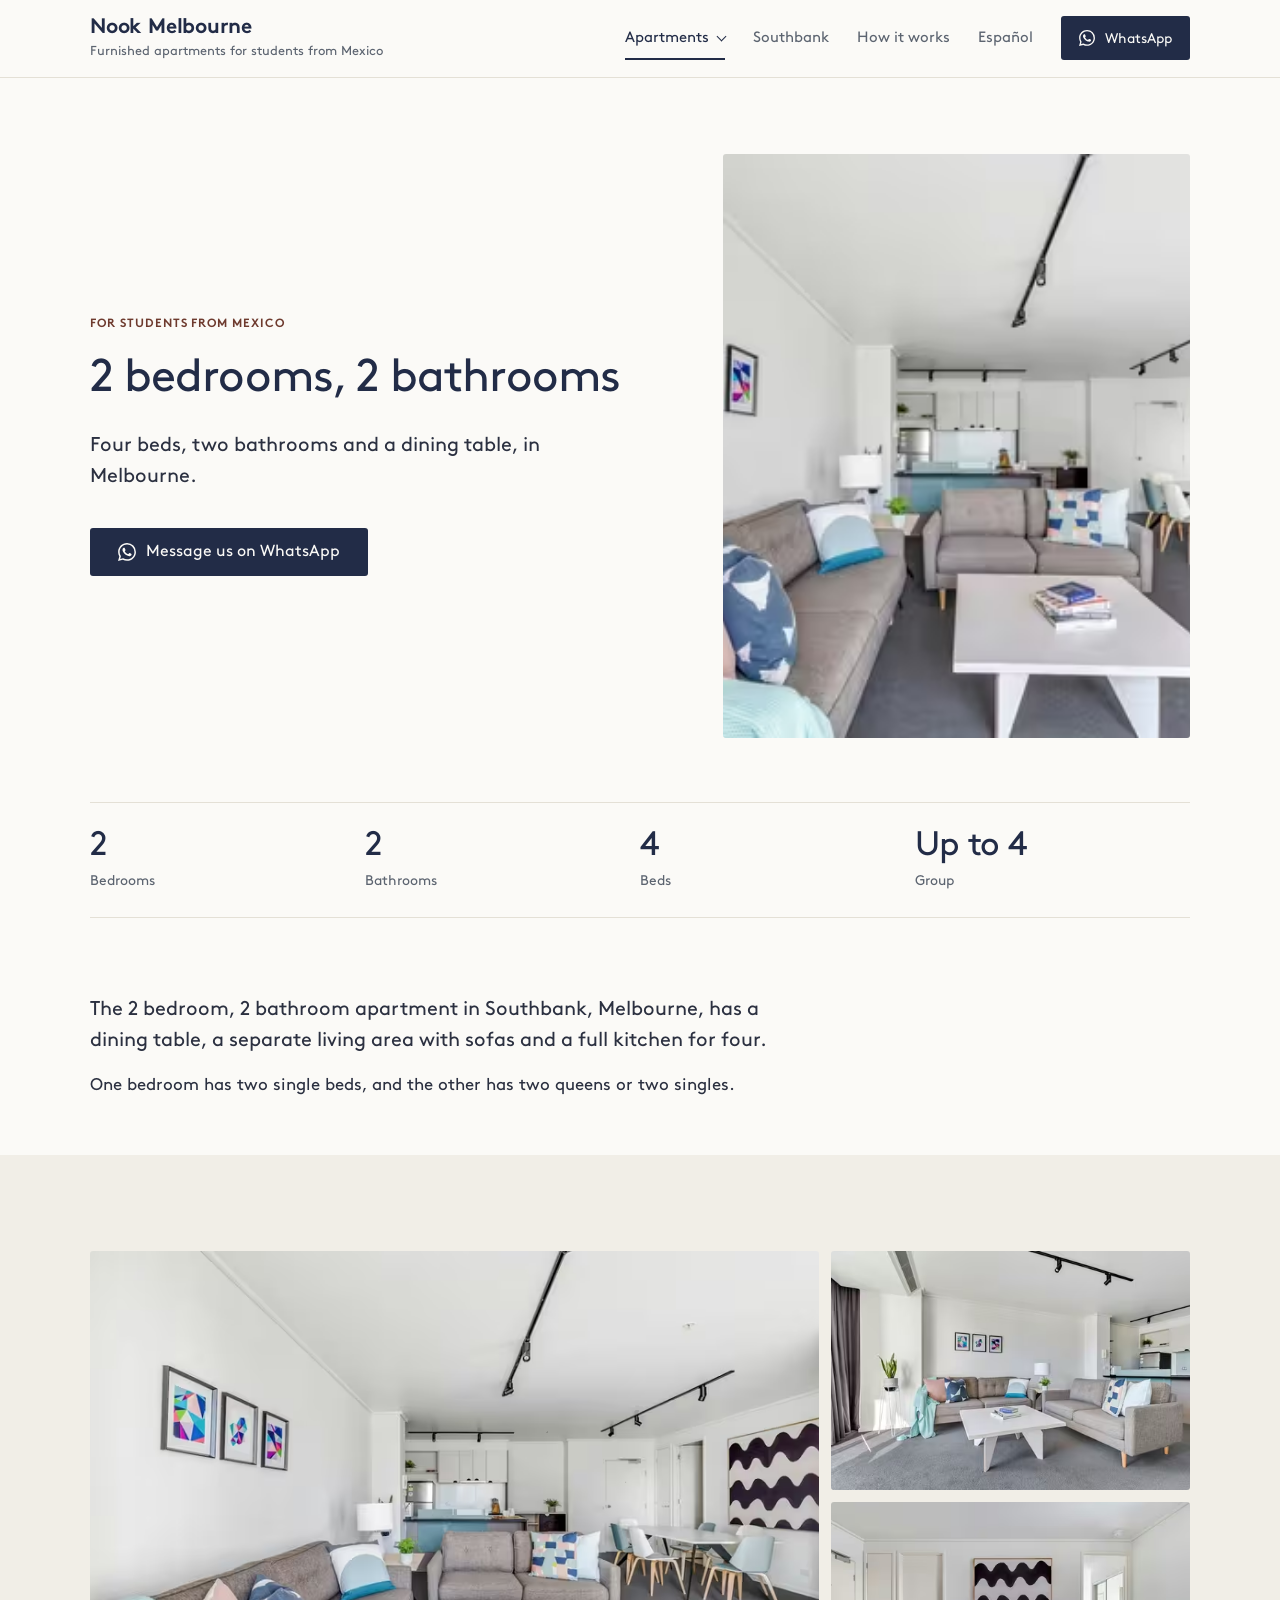
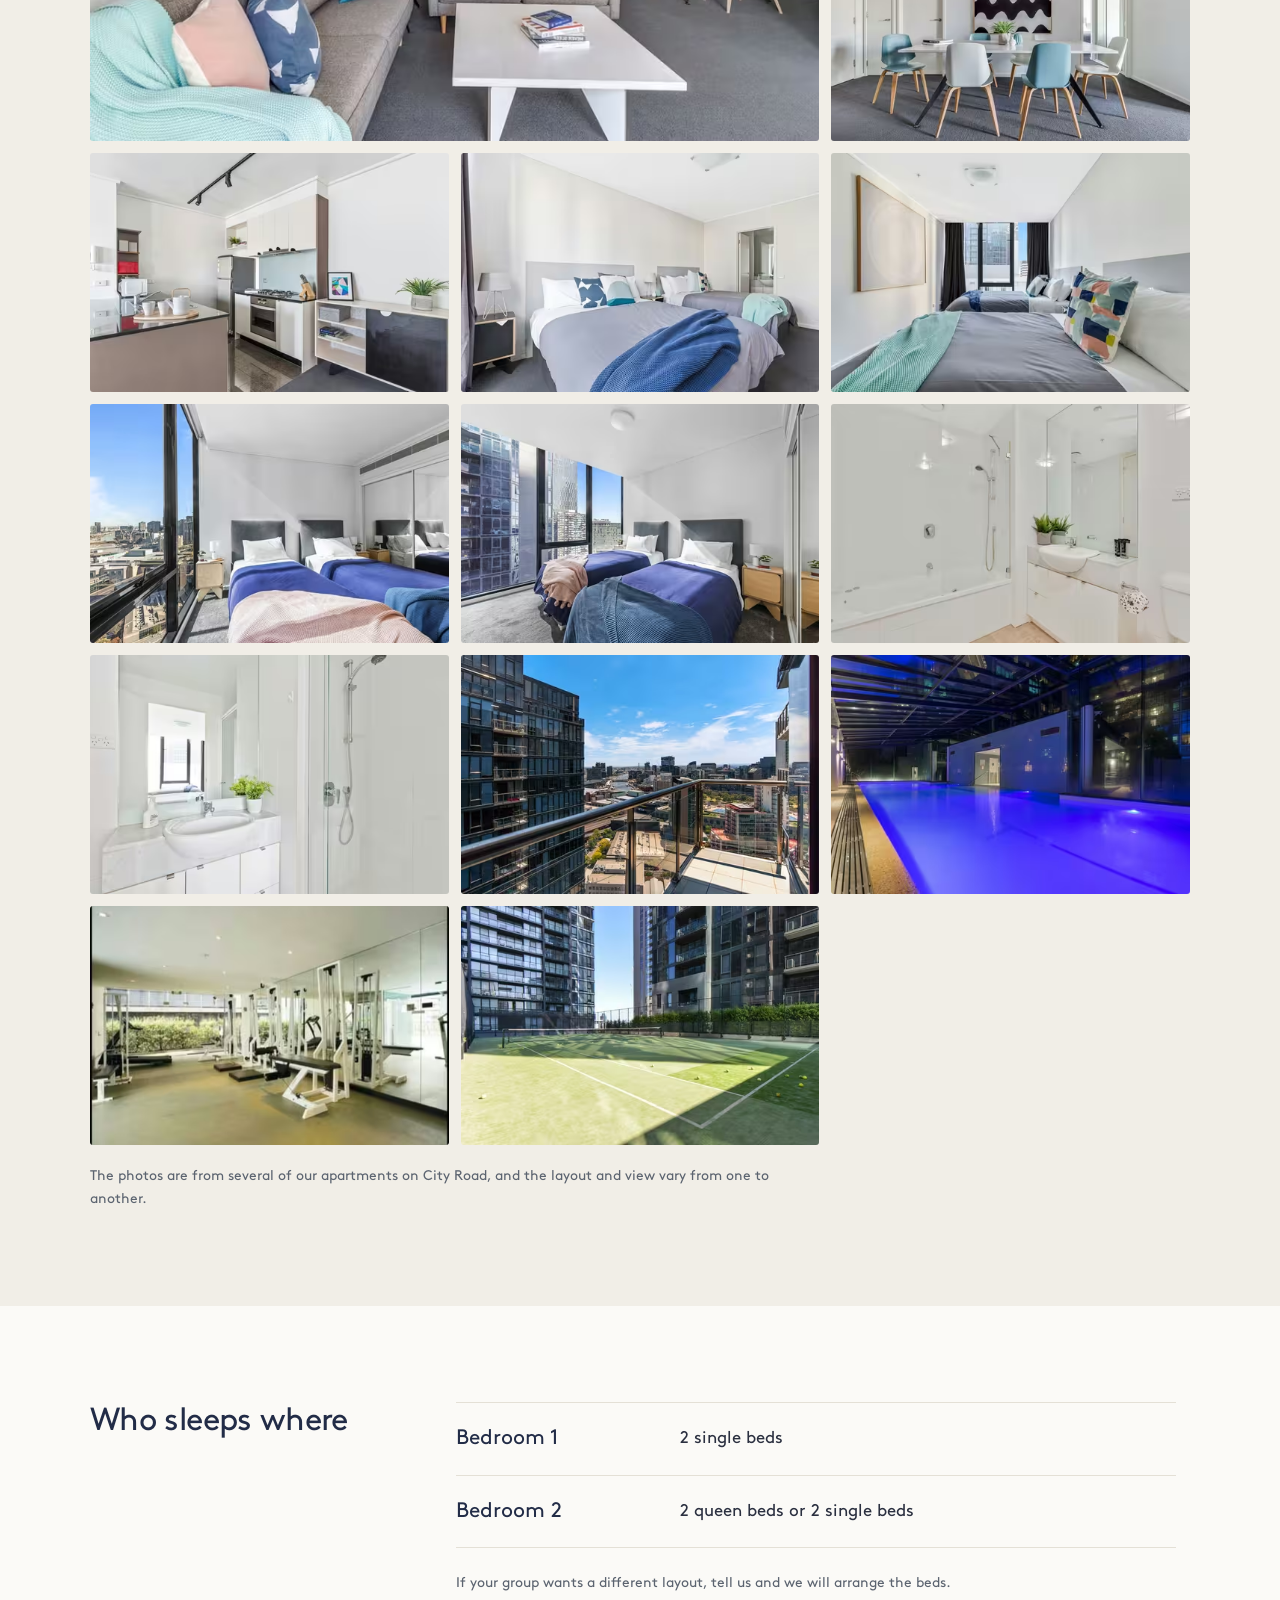
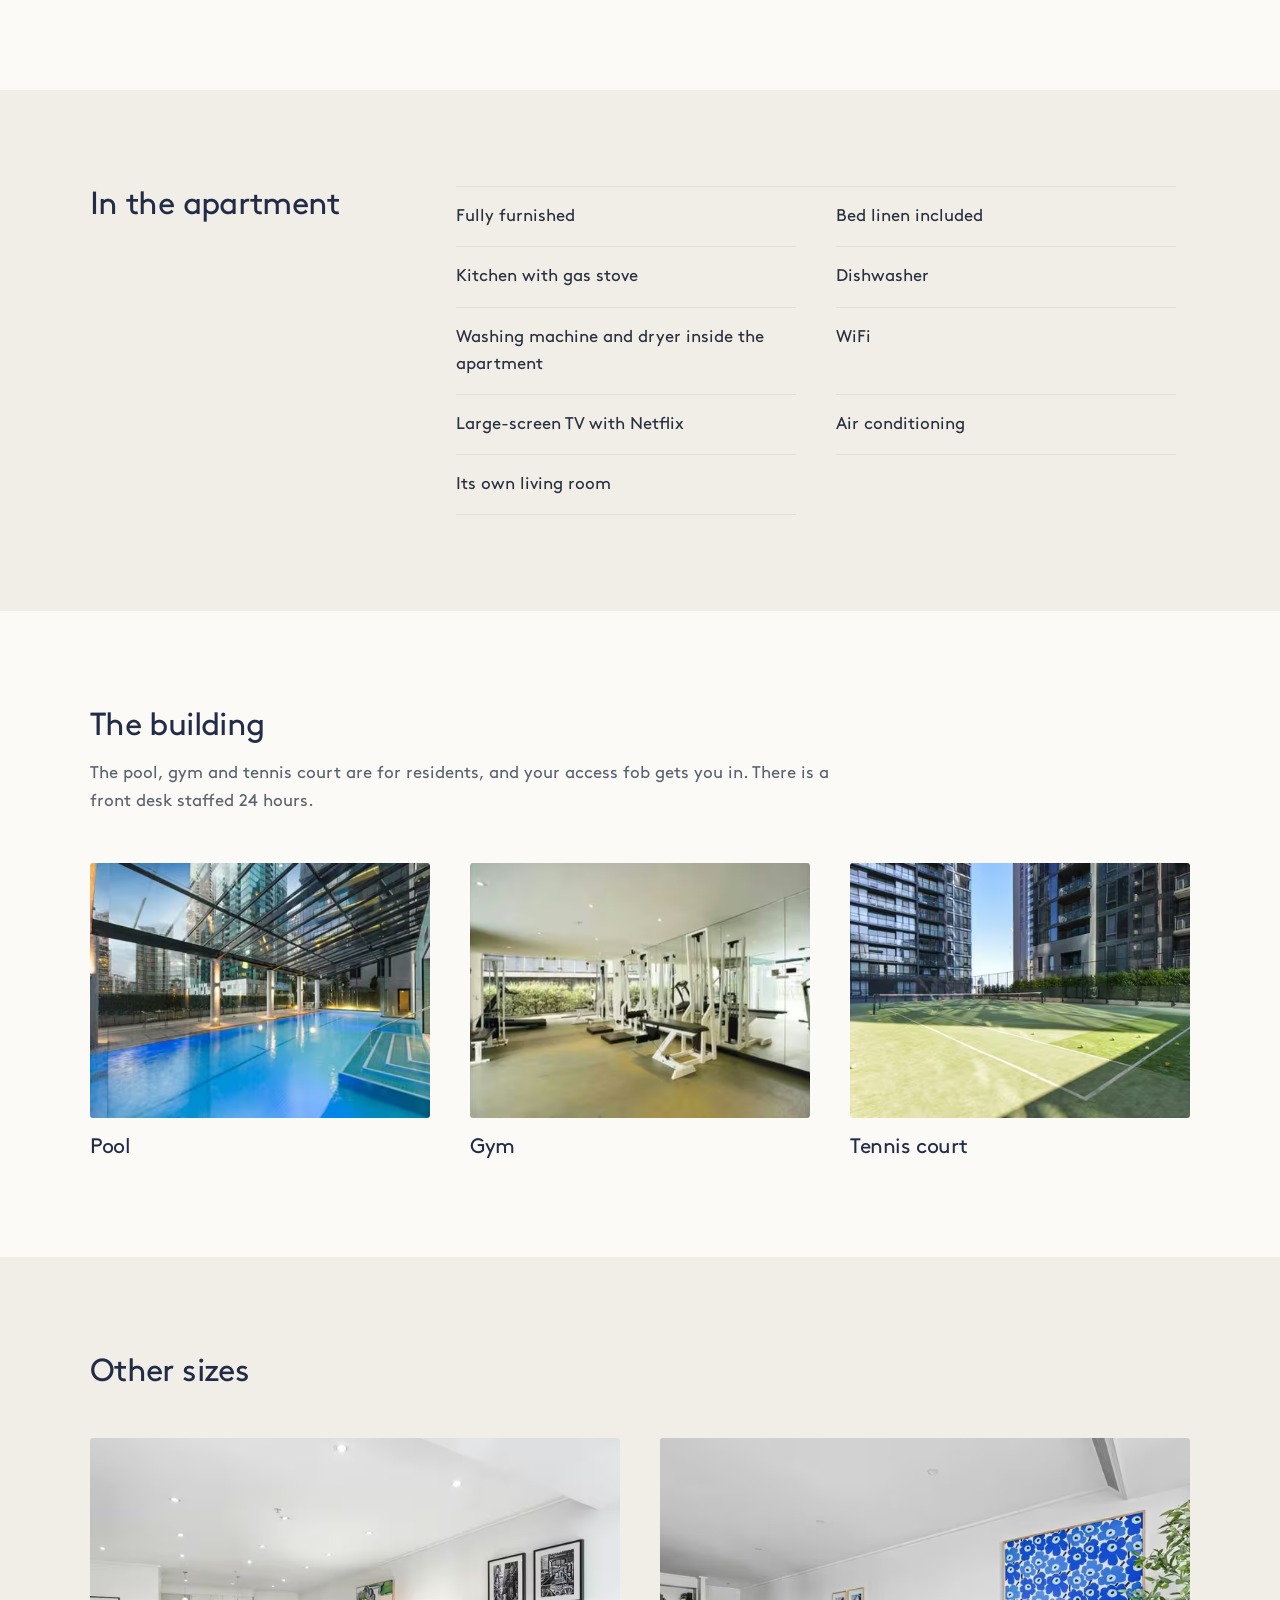
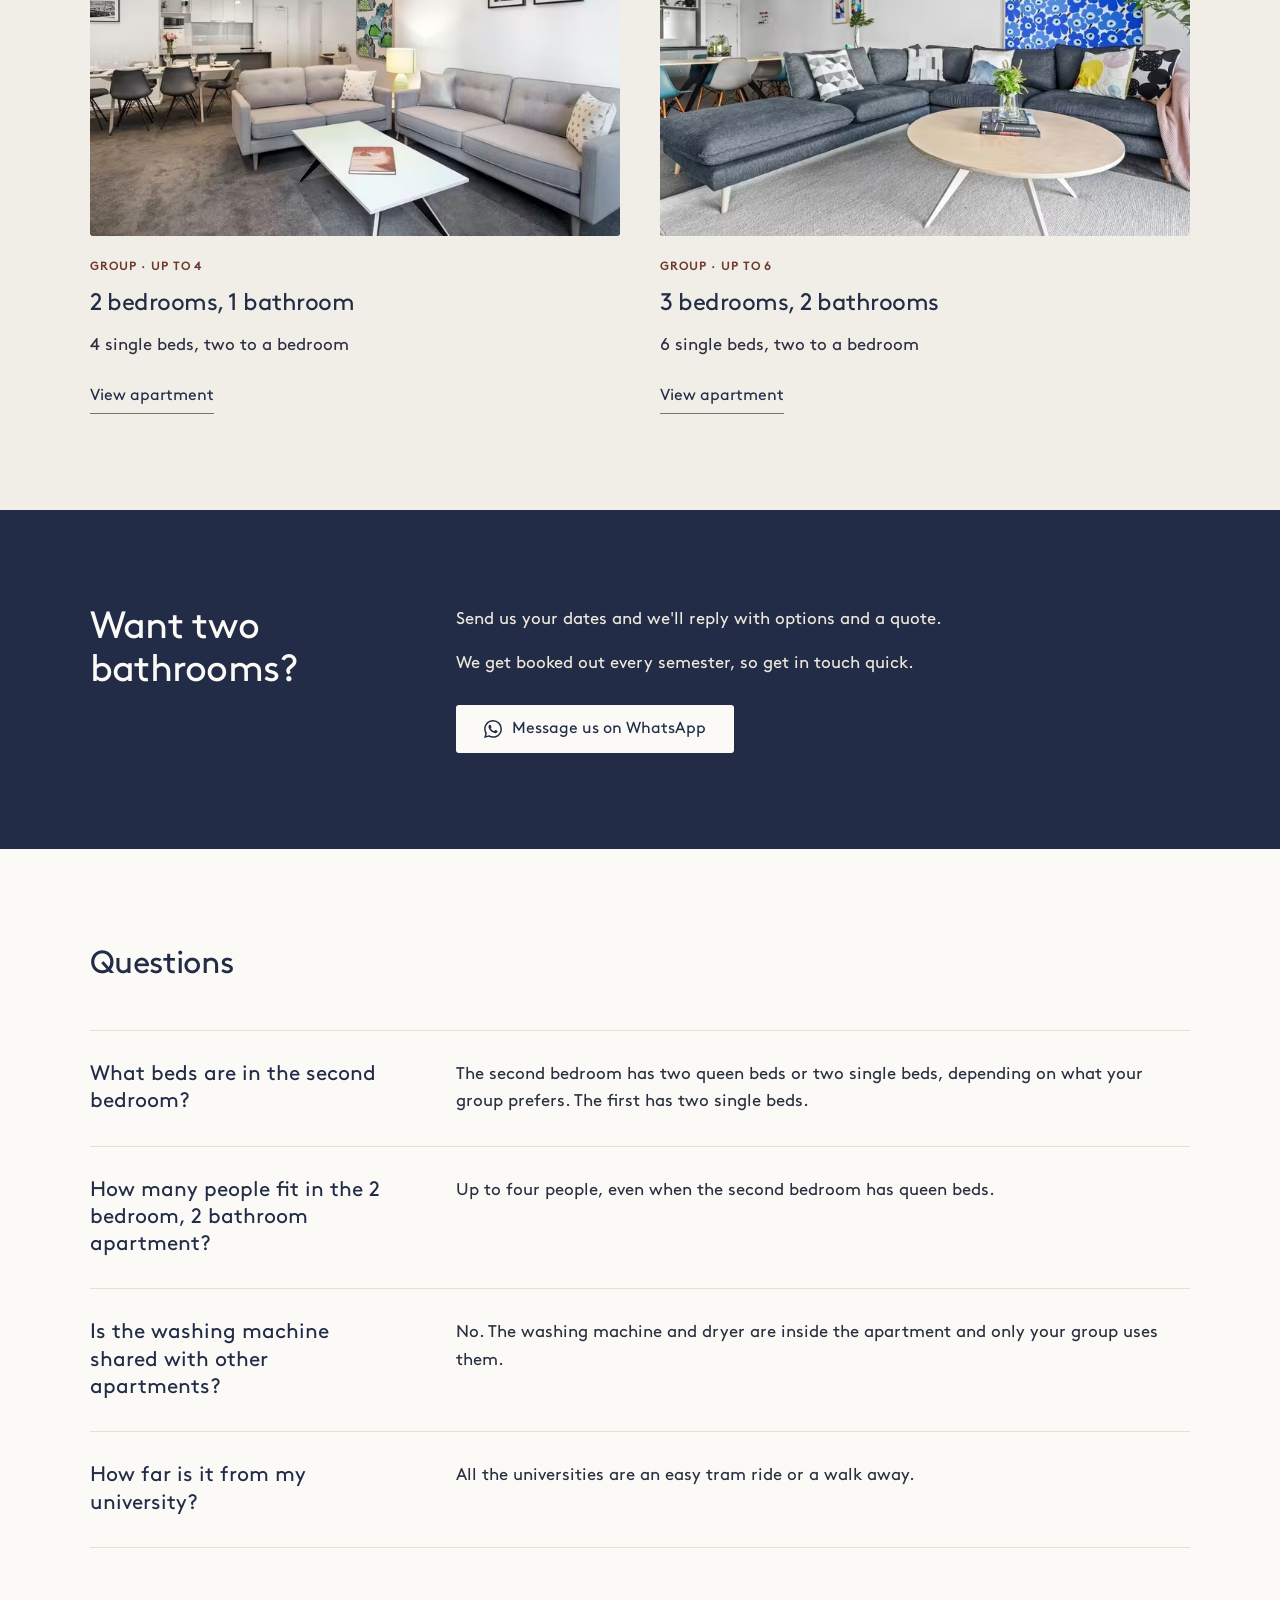
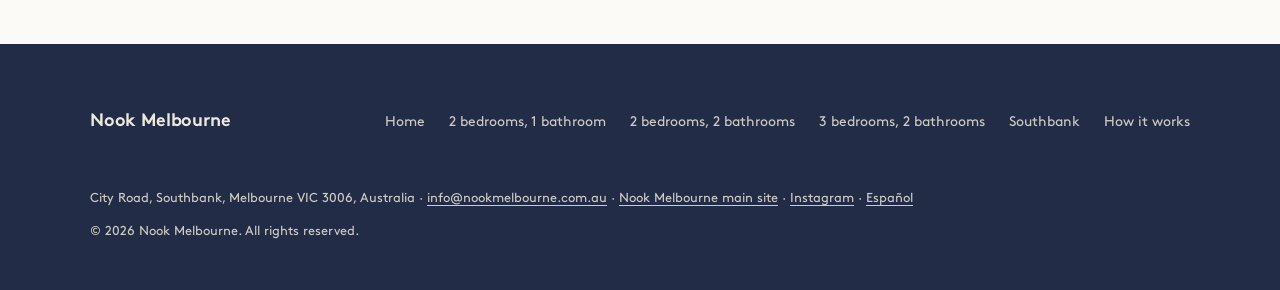
<file: en/2-bedroom-2-bathroom/index.html>
<!doctype html>
<html lang="en-AU">
<head>
<meta charset="utf-8">
<meta name="viewport" content="width=device-width, initial-scale=1">
<title>2 bedroom, 2 bathroom apartment in Melbourne</title>
<meta name="description" content="Furnished 2 bedroom, 2 bathroom apartment in Southbank, Melbourne, with a living room, dining table and four beds for students from Mexico staying a semester.">
<link rel="canonical" href="https://nookmelbourne.mx/en/2-bedroom-2-bathroom/">
<link rel="alternate" hreflang="es-MX" href="https://nookmelbourne.mx/2-recamaras-2-banos/">
<link rel="alternate" hreflang="es" href="https://nookmelbourne.mx/2-recamaras-2-banos/">
<link rel="alternate" hreflang="en" href="https://nookmelbourne.mx/en/2-bedroom-2-bathroom/">
<link rel="alternate" hreflang="x-default" href="https://nookmelbourne.mx/2-recamaras-2-banos/">
<meta property="og:type" content="website">
<meta property="og:site_name" content="Nook Melbourne">
<meta property="og:title" content="2 bedroom, 2 bathroom apartment in Melbourne">
<meta property="og:description" content="Furnished 2 bedroom, 2 bathroom apartment in Southbank, Melbourne, with a living room, dining table and four beds for students from Mexico staying a semester.">
<meta property="og:url" content="https://nookmelbourne.mx/en/2-bedroom-2-bathroom/">
<meta property="og:image" content="https://nookmelbourne.mx/img/og-360ef8161b.jpg">
<meta property="og:image:width" content="1200">
<meta property="og:image:height" content="630">
<meta property="og:locale" content="en_AU">
<meta property="og:locale:alternate" content="es_MX">
<meta name="twitter:card" content="summary_large_image">
<meta name="twitter:title" content="2 bedroom, 2 bathroom apartment in Melbourne">
<meta name="twitter:description" content="Furnished 2 bedroom, 2 bathroom apartment in Southbank, Melbourne, with a living room, dining table and four beds for students from Mexico staying a semester.">
<meta name="twitter:image" content="https://nookmelbourne.mx/img/og-360ef8161b.jpg">
<meta name="theme-color" content="#FBFAF7">
<link rel="icon" href="/favicon.svg" type="image/svg+xml">
<link rel="preload" href="/assets/fonts/brown-regular-5.9a13184d.woff2" as="font" type="font/woff2" crossorigin>
<link rel="preload" href="/assets/fonts/brown-bold-6.a865403e.woff2" as="font" type="font/woff2" crossorigin>
<link rel="preload" as="image" type="image/avif" imagesrcset="/img/360ef8161b-480.avif 480w, /img/360ef8161b-800.avif 800w, /img/360ef8161b-1200.avif 1200w" imagesizes="(min-width: 1180px) 467px, (min-width: 961px) 40vw, (min-width: 721px) calc(100vw - 80px), calc(100vw - 40px)" fetchpriority="high">
<link rel="stylesheet" href="/assets/site.3c123c33.css">
<script type="application/ld+json">{"@context":"https://schema.org","@graph":[{"@type":"Organization","@id":"https://nookmelbourne.mx/#org","name":"Nook Melbourne","url":"https://nookmelbourne.com.au/","email":"info@nookmelbourne.com.au","sameAs":["https://nookmelbourne.com.au/","https://www.instagram.com/nookmelbourne/"]},{"@type":"WebSite","@id":"https://nookmelbourne.mx/en/#website","url":"https://nookmelbourne.mx/en/","name":"Nook Melbourne","inLanguage":"en-AU","publisher":{"@id":"https://nookmelbourne.mx/#org"}},{"@type":"BreadcrumbList","@id":"https://nookmelbourne.mx/en/2-bedroom-2-bathroom/#breadcrumb","itemListElement":[{"@type":"ListItem","position":1,"name":"Home","item":"https://nookmelbourne.mx/en/"},{"@type":"ListItem","position":2,"name":"2 bedrooms, 2 bathrooms","item":"https://nookmelbourne.mx/en/2-bedroom-2-bathroom/"}]},{"@type":"WebPage","@id":"https://nookmelbourne.mx/en/2-bedroom-2-bathroom/#webpage","url":"https://nookmelbourne.mx/en/2-bedroom-2-bathroom/","name":"2 bedroom, 2 bathroom apartment in Melbourne","description":"Furnished 2 bedroom, 2 bathroom apartment in Southbank, Melbourne, with a living room, dining table and four beds for students from Mexico staying a semester.","inLanguage":"en-AU","isPartOf":{"@id":"https://nookmelbourne.mx/en/#website"},"breadcrumb":{"@id":"https://nookmelbourne.mx/en/2-bedroom-2-bathroom/#breadcrumb"},"primaryImageOfPage":{"@type":"ImageObject","url":"https://nookmelbourne.mx/img/og-360ef8161b.jpg"}},{"@type":"Apartment","@id":"https://nookmelbourne.mx/en/2-bedroom-2-bathroom/#apartment","name":"2 bedrooms, 2 bathrooms","description":"Furnished 2 bedroom, 2 bathroom apartment in Southbank, Melbourne, with a living room, dining table and four beds for students from Mexico staying a semester.","url":"https://nookmelbourne.mx/en/2-bedroom-2-bathroom/","image":"https://nookmelbourne.mx/img/og-360ef8161b.jpg","numberOfBedrooms":2,"numberOfBathroomsTotal":2,"occupancy":{"@type":"QuantitativeValue","maxValue":4,"unitCode":"C62"},"bed":[{"@type":"BedDetails","typeOfBed":"Single","numberOfBeds":2},{"@type":"BedDetails","typeOfBed":"Queen or single","numberOfBeds":2}],"amenityFeature":[{"@type":"LocationFeatureSpecification","name":"Fully furnished","value":true},{"@type":"LocationFeatureSpecification","name":"Bed linen included","value":true},{"@type":"LocationFeatureSpecification","name":"Kitchen with gas stove","value":true},{"@type":"LocationFeatureSpecification","name":"Dishwasher","value":true},{"@type":"LocationFeatureSpecification","name":"Washing machine and dryer inside the apartment","value":true},{"@type":"LocationFeatureSpecification","name":"WiFi","value":true},{"@type":"LocationFeatureSpecification","name":"Large-screen TV with Netflix","value":true},{"@type":"LocationFeatureSpecification","name":"Air conditioning","value":true},{"@type":"LocationFeatureSpecification","name":"Its own living room","value":true},{"@type":"LocationFeatureSpecification","name":"Pool","value":true},{"@type":"LocationFeatureSpecification","name":"Gym","value":true},{"@type":"LocationFeatureSpecification","name":"Tennis court","value":true}],"containedInPlace":{"@type":"LodgingBusiness","@id":"https://nookmelbourne.mx/#lodging","name":"Nook Melbourne","address":{"@type":"PostalAddress","streetAddress":"City Road","addressLocality":"Southbank","addressRegion":"VIC","postalCode":"3006","addressCountry":"AU"}}},{"@type":"FAQPage","@id":"https://nookmelbourne.mx/en/2-bedroom-2-bathroom/#faq","mainEntity":[{"@type":"Question","name":"What beds are in the second bedroom?","acceptedAnswer":{"@type":"Answer","text":"The second bedroom has two queen beds or two single beds, depending on what your group prefers. The first has two single beds."}},{"@type":"Question","name":"How many people fit in the 2 bedroom, 2 bathroom apartment?","acceptedAnswer":{"@type":"Answer","text":"Up to four people, even when the second bedroom has queen beds."}},{"@type":"Question","name":"Is the washing machine shared with other apartments?","acceptedAnswer":{"@type":"Answer","text":"No. The washing machine and dryer are inside the apartment and only your group uses them."}},{"@type":"Question","name":"How far is it from my university?","acceptedAnswer":{"@type":"Answer","text":"All the universities are an easy tram ride or a walk away."}}]}]}</script>
</head>
<body>
<a class="skip-link" href="#main">Skip to content</a>
<header class="site">
  <div class="masthead">
    <a class="wordmark" href="/en/"><span class="wm">Nook Melbourne</span><span class="wm-sub">Furnished apartments for students from Mexico</span></a>
    <nav class="site-nav" aria-label="Main navigation">
      <ul>
        <li>
          <details class="dd">
            <summary class="is-current">Apartments</summary>
            <ul class="dd-panel">
              <li><a href="/en/2-bedroom-1-bathroom/">2 bedrooms, 1 bathroom</a></li>
              <li><a href="/en/2-bedroom-2-bathroom/" aria-current="page">2 bedrooms, 2 bathrooms</a></li>
              <li><a href="/en/3-bedroom-2-bathroom/">3 bedrooms, 2 bathrooms</a></li>
            </ul>
          </details>
        </li>
        <li><a href="/en/southbank/">Southbank</a></li>
        <li><a href="/en/how-it-works/">How it works</a></li>
        <li><a href="/2-recamaras-2-banos/" hreflang="es-MX" lang="es-MX" aria-label="Ver esta página en español">Español</a></li>
        <li><a class="btn" href="https://wa.me/61452669352?text=Hi%2C%20I%20am%20interested%20in%20the%202%20bedroom%2C%202%20bathroom%20apartment%20in%20Melbourne.%20We%20are%20%5Bnumber%5D%20students%2C%20from%20%5Barrival%20date%5D%20to%20%5Bdeparture%20date%5D." target="_blank" rel="noopener"><svg viewBox="0 0 24 24" aria-hidden="true" focusable="false"><path d="M17.472 14.382c-.297-.149-1.758-.867-2.03-.967-.273-.099-.471-.148-.67.15-.197.297-.767.966-.94 1.164-.173.199-.347.223-.644.075-.297-.15-1.255-.463-2.39-1.475-.883-.788-1.48-1.761-1.653-2.059-.173-.297-.018-.458.13-.606.134-.133.298-.347.446-.52.149-.174.198-.298.298-.497.099-.198.05-.371-.025-.52-.075-.149-.669-1.612-.916-2.207-.242-.579-.487-.5-.669-.51-.173-.008-.371-.01-.57-.01-.198 0-.52.074-.792.372-.272.297-1.04 1.016-1.04 2.479 0 1.462 1.065 2.875 1.213 3.074.149.198 2.096 3.2 5.077 4.487.709.306 1.262.489 1.694.625.712.227 1.36.195 1.871.118.571-.085 1.758-.719 2.006-1.413.248-.694.248-1.289.173-1.413-.074-.124-.272-.198-.57-.347m-5.421 7.403h-.004a9.87 9.87 0 0 1-5.031-1.378l-.361-.214-3.741.982.998-3.648-.235-.374a9.86 9.86 0 0 1-1.51-5.26c.001-5.45 4.436-9.884 9.888-9.884 2.64 0 5.122 1.03 6.988 2.898a9.825 9.825 0 0 1 2.893 6.994c-.003 5.45-4.437 9.884-9.885 9.884m8.413-18.297A11.815 11.815 0 0 0 12.05 0C5.495 0 .16 5.335.157 11.892c0 2.096.547 4.142 1.588 5.945L.057 24l6.305-1.654a11.882 11.882 0 0 0 5.683 1.448h.005c6.554 0 11.89-5.335 11.893-11.893a11.821 11.821 0 0 0-3.48-8.413Z"/></svg><span>WhatsApp</span></a></li>
      </ul>
    </nav>
    <details class="nav-mob">
      <summary><span>Menu</span><span class="burger" aria-hidden="true"></span></summary>
      <nav aria-label="Main navigation">
        <p class="micro">Apartments</p>
        <ul>
              <li><a href="/en/2-bedroom-1-bathroom/">2 bedrooms, 1 bathroom</a></li>
              <li><a href="/en/2-bedroom-2-bathroom/" aria-current="page">2 bedrooms, 2 bathrooms</a></li>
              <li><a href="/en/3-bedroom-2-bathroom/">3 bedrooms, 2 bathrooms</a></li>
        </ul>
        <ul>
          <li><a href="/en/southbank/">Southbank</a></li>
          <li><a href="/en/how-it-works/">How it works</a></li>
          <li><a href="/2-recamaras-2-banos/" hreflang="es-MX" lang="es-MX" aria-label="Ver esta página en español">Español</a></li>
        </ul>
        <p class="nav-mob-cta"><a class="btn" href="https://wa.me/61452669352?text=Hi%2C%20I%20am%20interested%20in%20the%202%20bedroom%2C%202%20bathroom%20apartment%20in%20Melbourne.%20We%20are%20%5Bnumber%5D%20students%2C%20from%20%5Barrival%20date%5D%20to%20%5Bdeparture%20date%5D." target="_blank" rel="noopener"><svg viewBox="0 0 24 24" aria-hidden="true" focusable="false"><path d="M17.472 14.382c-.297-.149-1.758-.867-2.03-.967-.273-.099-.471-.148-.67.15-.197.297-.767.966-.94 1.164-.173.199-.347.223-.644.075-.297-.15-1.255-.463-2.39-1.475-.883-.788-1.48-1.761-1.653-2.059-.173-.297-.018-.458.13-.606.134-.133.298-.347.446-.52.149-.174.198-.298.298-.497.099-.198.05-.371-.025-.52-.075-.149-.669-1.612-.916-2.207-.242-.579-.487-.5-.669-.51-.173-.008-.371-.01-.57-.01-.198 0-.52.074-.792.372-.272.297-1.04 1.016-1.04 2.479 0 1.462 1.065 2.875 1.213 3.074.149.198 2.096 3.2 5.077 4.487.709.306 1.262.489 1.694.625.712.227 1.36.195 1.871.118.571-.085 1.758-.719 2.006-1.413.248-.694.248-1.289.173-1.413-.074-.124-.272-.198-.57-.347m-5.421 7.403h-.004a9.87 9.87 0 0 1-5.031-1.378l-.361-.214-3.741.982.998-3.648-.235-.374a9.86 9.86 0 0 1-1.51-5.26c.001-5.45 4.436-9.884 9.888-9.884 2.64 0 5.122 1.03 6.988 2.898a9.825 9.825 0 0 1 2.893 6.994c-.003 5.45-4.437 9.884-9.885 9.884m8.413-18.297A11.815 11.815 0 0 0 12.05 0C5.495 0 .16 5.335.157 11.892c0 2.096.547 4.142 1.588 5.945L.057 24l6.305-1.654a11.882 11.882 0 0 0 5.683 1.448h.005c6.554 0 11.89-5.335 11.893-11.893a11.821 11.821 0 0 0-3.48-8.413Z"/></svg><span>Message us on WhatsApp</span></a></p>
      </nav>
    </details>
  </div>
</header>

<main id="main" tabindex="-1">
<section class="hero ground-linen">
  <div class="wrap">
    <div class="hero-grid">
      <div class="hero-text rise">
        <p class="micro">For students from Mexico</p>
        <h1>2&nbsp;bedrooms, 2&nbsp;bathrooms</h1>
        <p class="lead">Four beds, two bathrooms and a dining table, in Melbourne.</p>

        <p class="actions"><a class="btn" href="https://wa.me/61452669352?text=Hi%2C%20I%20am%20interested%20in%20the%202%20bedroom%2C%202%20bathroom%20apartment%20in%20Melbourne.%20We%20are%20%5Bnumber%5D%20students%2C%20from%20%5Barrival%20date%5D%20to%20%5Bdeparture%20date%5D." target="_blank" rel="noopener"><svg viewBox="0 0 24 24" aria-hidden="true" focusable="false"><path d="M17.472 14.382c-.297-.149-1.758-.867-2.03-.967-.273-.099-.471-.148-.67.15-.197.297-.767.966-.94 1.164-.173.199-.347.223-.644.075-.297-.15-1.255-.463-2.39-1.475-.883-.788-1.48-1.761-1.653-2.059-.173-.297-.018-.458.13-.606.134-.133.298-.347.446-.52.149-.174.198-.298.298-.497.099-.198.05-.371-.025-.52-.075-.149-.669-1.612-.916-2.207-.242-.579-.487-.5-.669-.51-.173-.008-.371-.01-.57-.01-.198 0-.52.074-.792.372-.272.297-1.04 1.016-1.04 2.479 0 1.462 1.065 2.875 1.213 3.074.149.198 2.096 3.2 5.077 4.487.709.306 1.262.489 1.694.625.712.227 1.36.195 1.871.118.571-.085 1.758-.719 2.006-1.413.248-.694.248-1.289.173-1.413-.074-.124-.272-.198-.57-.347m-5.421 7.403h-.004a9.87 9.87 0 0 1-5.031-1.378l-.361-.214-3.741.982.998-3.648-.235-.374a9.86 9.86 0 0 1-1.51-5.26c.001-5.45 4.436-9.884 9.888-9.884 2.64 0 5.122 1.03 6.988 2.898a9.825 9.825 0 0 1 2.893 6.994c-.003 5.45-4.437 9.884-9.885 9.884m8.413-18.297A11.815 11.815 0 0 0 12.05 0C5.495 0 .16 5.335.157 11.892c0 2.096.547 4.142 1.588 5.945L.057 24l6.305-1.654a11.882 11.882 0 0 0 5.683 1.448h.005c6.554 0 11.89-5.335 11.893-11.893a11.821 11.821 0 0 0-3.48-8.413Z"/></svg><span>Message us on WhatsApp</span></a></p>
      </div>
      <figure class="media r45 rise-2"><div class="frame"><picture><source type="image/avif" srcset="/img/360ef8161b-480.avif 480w, /img/360ef8161b-800.avif 800w, /img/360ef8161b-1200.avif 1200w" sizes="(min-width: 1180px) 467px, (min-width: 961px) 40vw, (min-width: 721px) calc(100vw - 80px), calc(100vw - 40px)"><source type="image/webp" srcset="/img/360ef8161b-480.webp 480w, /img/360ef8161b-800.webp 800w, /img/360ef8161b-1200.webp 1200w" sizes="(min-width: 1180px) 467px, (min-width: 961px) 40vw, (min-width: 721px) calc(100vw - 80px), calc(100vw - 40px)"><img src="/img/360ef8161b-800.jpg" srcset="/img/360ef8161b-480.jpg 480w, /img/360ef8161b-800.jpg 800w, /img/360ef8161b-1200.jpg 1200w" sizes="(min-width: 1180px) 467px, (min-width: 961px) 40vw, (min-width: 721px) calc(100vw - 80px), calc(100vw - 40px)" width="1200" height="800" alt="Open living room with sofas, dining and kitchen behind" loading="eager" fetchpriority="high" decoding="async"></picture></div></figure>
    </div>
    <dl class="facts">
      <div><dt>Bedrooms</dt><dd>2</dd></div>
      <div><dt>Bathrooms</dt><dd>2</dd></div>
      <div><dt>Beds</dt><dd>4</dd></div>
      <div><dt>Group</dt><dd>Up to 4</dd></div>
    </dl>
  </div>
</section>

<section class="ground-linen cont tight">
  <div class="wrap">

    <div class="prose">
      <p class="lead">The 2 bedroom, 2 bathroom apartment in Southbank, Melbourne, has a dining table, a separate living area with sofas and a full kitchen for four.</p>
      <p>One bedroom has two single beds, and the other has two queens or two singles.</p>
    </div>
  </div>
</section>

<section class="ground-deep" aria-label="Photo gallery">
  <div class="wrap">

    <div class="gallery" data-gallery data-label="Photo gallery" data-close="Close" data-next="Next photo" data-prev="Previous photo">
      <figure class="g-item"><a class="g-frame" href="/img/360ef8161b-1200.jpg" data-full><picture><source type="image/avif" srcset="/img/360ef8161b-480.avif 480w, /img/360ef8161b-800.avif 800w, /img/360ef8161b-1200.avif 1200w" sizes="(min-width: 1180px) 730px, (min-width: 961px) 62vw, (min-width: 721px) calc(100vw - 80px), calc(100vw - 40px)"><source type="image/webp" srcset="/img/360ef8161b-480.webp 480w, /img/360ef8161b-800.webp 800w, /img/360ef8161b-1200.webp 1200w" sizes="(min-width: 1180px) 730px, (min-width: 961px) 62vw, (min-width: 721px) calc(100vw - 80px), calc(100vw - 40px)"><img src="/img/360ef8161b-800.jpg" srcset="/img/360ef8161b-480.jpg 480w, /img/360ef8161b-800.jpg 800w, /img/360ef8161b-1200.jpg 1200w" sizes="(min-width: 1180px) 730px, (min-width: 961px) 62vw, (min-width: 721px) calc(100vw - 80px), calc(100vw - 40px)" width="1200" height="800" alt="Open living room with sofas, dining and kitchen behind" loading="lazy" decoding="async"></picture></a></figure>
      <figure class="g-item"><a class="g-frame" href="/img/ed9c10ac8e-1200.jpg" data-full><picture><source type="image/avif" srcset="/img/ed9c10ac8e-480.avif 480w, /img/ed9c10ac8e-800.avif 800w, /img/ed9c10ac8e-1200.avif 1200w" sizes="(min-width: 1180px) 360px, (min-width: 961px) 30vw, (min-width: 721px) calc(50vw - 46px), calc(50vw - 26px)"><source type="image/webp" srcset="/img/ed9c10ac8e-480.webp 480w, /img/ed9c10ac8e-800.webp 800w, /img/ed9c10ac8e-1200.webp 1200w" sizes="(min-width: 1180px) 360px, (min-width: 961px) 30vw, (min-width: 721px) calc(50vw - 46px), calc(50vw - 26px)"><img src="/img/ed9c10ac8e-800.jpg" srcset="/img/ed9c10ac8e-480.jpg 480w, /img/ed9c10ac8e-800.jpg 800w, /img/ed9c10ac8e-1200.jpg 1200w" sizes="(min-width: 1180px) 360px, (min-width: 961px) 30vw, (min-width: 721px) calc(50vw - 46px), calc(50vw - 26px)" width="1200" height="800" alt="Living room with two sofas and coffee table" loading="lazy" decoding="async"></picture></a></figure>
      <figure class="g-item"><a class="g-frame" href="/img/a2a88deeb7-1200.jpg" data-full><picture><source type="image/avif" srcset="/img/a2a88deeb7-480.avif 480w, /img/a2a88deeb7-800.avif 800w, /img/a2a88deeb7-1200.avif 1200w" sizes="(min-width: 1180px) 360px, (min-width: 961px) 30vw, (min-width: 721px) calc(50vw - 46px), calc(50vw - 26px)"><source type="image/webp" srcset="/img/a2a88deeb7-480.webp 480w, /img/a2a88deeb7-800.webp 800w, /img/a2a88deeb7-1200.webp 1200w" sizes="(min-width: 1180px) 360px, (min-width: 961px) 30vw, (min-width: 721px) calc(50vw - 46px), calc(50vw - 26px)"><img src="/img/a2a88deeb7-800.jpg" srcset="/img/a2a88deeb7-480.jpg 480w, /img/a2a88deeb7-800.jpg 800w, /img/a2a88deeb7-1200.jpg 1200w" sizes="(min-width: 1180px) 360px, (min-width: 961px) 30vw, (min-width: 721px) calc(50vw - 46px), calc(50vw - 26px)" width="1200" height="800" alt="Dining table with six chairs" loading="lazy" decoding="async"></picture></a></figure>
      <figure class="g-item"><a class="g-frame" href="/img/1903c2408c-1200.jpg" data-full><picture><source type="image/avif" srcset="/img/1903c2408c-480.avif 480w, /img/1903c2408c-800.avif 800w, /img/1903c2408c-1200.avif 1200w" sizes="(min-width: 1180px) 360px, (min-width: 961px) 30vw, (min-width: 721px) calc(50vw - 46px), calc(50vw - 26px)"><source type="image/webp" srcset="/img/1903c2408c-480.webp 480w, /img/1903c2408c-800.webp 800w, /img/1903c2408c-1200.webp 1200w" sizes="(min-width: 1180px) 360px, (min-width: 961px) 30vw, (min-width: 721px) calc(50vw - 46px), calc(50vw - 26px)"><img src="/img/1903c2408c-800.jpg" srcset="/img/1903c2408c-480.jpg 480w, /img/1903c2408c-800.jpg 800w, /img/1903c2408c-1200.jpg 1200w" sizes="(min-width: 1180px) 360px, (min-width: 961px) 30vw, (min-width: 721px) calc(50vw - 46px), calc(50vw - 26px)" width="1200" height="800" alt="Kitchen with oven, cooktop and bench" loading="lazy" decoding="async"></picture></a></figure>
      <figure class="g-item"><a class="g-frame" href="/img/d04ff39fe8-1200.jpg" data-full><picture><source type="image/avif" srcset="/img/d04ff39fe8-480.avif 480w, /img/d04ff39fe8-800.avif 800w, /img/d04ff39fe8-1200.avif 1200w" sizes="(min-width: 1180px) 360px, (min-width: 961px) 30vw, (min-width: 721px) calc(50vw - 46px), calc(50vw - 26px)"><source type="image/webp" srcset="/img/d04ff39fe8-480.webp 480w, /img/d04ff39fe8-800.webp 800w, /img/d04ff39fe8-1200.webp 1200w" sizes="(min-width: 1180px) 360px, (min-width: 961px) 30vw, (min-width: 721px) calc(50vw - 46px), calc(50vw - 26px)"><img src="/img/d04ff39fe8-800.jpg" srcset="/img/d04ff39fe8-480.jpg 480w, /img/d04ff39fe8-800.jpg 800w, /img/d04ff39fe8-1200.jpg 1200w" sizes="(min-width: 1180px) 360px, (min-width: 961px) 30vw, (min-width: 721px) calc(50vw - 46px), calc(50vw - 26px)" width="1200" height="800" alt="Bedroom with two queen beds and ensuite" loading="lazy" decoding="async"></picture></a></figure>
      <figure class="g-item"><a class="g-frame" href="/img/7b81531fbe-1200.jpg" data-full><picture><source type="image/avif" srcset="/img/7b81531fbe-480.avif 480w, /img/7b81531fbe-800.avif 800w, /img/7b81531fbe-1200.avif 1200w" sizes="(min-width: 1180px) 360px, (min-width: 961px) 30vw, (min-width: 721px) calc(50vw - 46px), calc(50vw - 26px)"><source type="image/webp" srcset="/img/7b81531fbe-480.webp 480w, /img/7b81531fbe-800.webp 800w, /img/7b81531fbe-1200.webp 1200w" sizes="(min-width: 1180px) 360px, (min-width: 961px) 30vw, (min-width: 721px) calc(50vw - 46px), calc(50vw - 26px)"><img src="/img/7b81531fbe-800.jpg" srcset="/img/7b81531fbe-480.jpg 480w, /img/7b81531fbe-800.jpg 800w, /img/7b81531fbe-1200.jpg 1200w" sizes="(min-width: 1180px) 360px, (min-width: 961px) 30vw, (min-width: 721px) calc(50vw - 46px), calc(50vw - 26px)" width="1200" height="800" alt="Two queen beds by the window" loading="lazy" decoding="async"></picture></a></figure>
      <figure class="g-item"><a class="g-frame" href="/img/4e7b4d5aeb-1200.jpg" data-full><picture><source type="image/avif" srcset="/img/4e7b4d5aeb-480.avif 480w, /img/4e7b4d5aeb-800.avif 800w, /img/4e7b4d5aeb-1200.avif 1200w" sizes="(min-width: 1180px) 360px, (min-width: 961px) 30vw, (min-width: 721px) calc(50vw - 46px), calc(50vw - 26px)"><source type="image/webp" srcset="/img/4e7b4d5aeb-480.webp 480w, /img/4e7b4d5aeb-800.webp 800w, /img/4e7b4d5aeb-1200.webp 1200w" sizes="(min-width: 1180px) 360px, (min-width: 961px) 30vw, (min-width: 721px) calc(50vw - 46px), calc(50vw - 26px)"><img src="/img/4e7b4d5aeb-800.jpg" srcset="/img/4e7b4d5aeb-480.jpg 480w, /img/4e7b4d5aeb-800.jpg 800w, /img/4e7b4d5aeb-1200.jpg 1200w" sizes="(min-width: 1180px) 360px, (min-width: 961px) 30vw, (min-width: 721px) calc(50vw - 46px), calc(50vw - 26px)" width="1200" height="800" alt="Bedroom with two single beds and a city view" loading="lazy" decoding="async"></picture></a></figure>
      <figure class="g-item"><a class="g-frame" href="/img/55effa26e4-1200.jpg" data-full><picture><source type="image/avif" srcset="/img/55effa26e4-480.avif 480w, /img/55effa26e4-800.avif 800w, /img/55effa26e4-1200.avif 1200w" sizes="(min-width: 1180px) 360px, (min-width: 961px) 30vw, (min-width: 721px) calc(50vw - 46px), calc(50vw - 26px)"><source type="image/webp" srcset="/img/55effa26e4-480.webp 480w, /img/55effa26e4-800.webp 800w, /img/55effa26e4-1200.webp 1200w" sizes="(min-width: 1180px) 360px, (min-width: 961px) 30vw, (min-width: 721px) calc(50vw - 46px), calc(50vw - 26px)"><img src="/img/55effa26e4-800.jpg" srcset="/img/55effa26e4-480.jpg 480w, /img/55effa26e4-800.jpg 800w, /img/55effa26e4-1200.jpg 1200w" sizes="(min-width: 1180px) 360px, (min-width: 961px) 30vw, (min-width: 721px) calc(50vw - 46px), calc(50vw - 26px)" width="1200" height="800" alt="Two single beds beside the window" loading="lazy" decoding="async"></picture></a></figure>
      <figure class="g-item"><a class="g-frame" href="/img/e5ab9a4275-1200.jpg" data-full><picture><source type="image/avif" srcset="/img/e5ab9a4275-480.avif 480w, /img/e5ab9a4275-800.avif 800w, /img/e5ab9a4275-1200.avif 1200w" sizes="(min-width: 1180px) 360px, (min-width: 961px) 30vw, (min-width: 721px) calc(50vw - 46px), calc(50vw - 26px)"><source type="image/webp" srcset="/img/e5ab9a4275-480.webp 480w, /img/e5ab9a4275-800.webp 800w, /img/e5ab9a4275-1200.webp 1200w" sizes="(min-width: 1180px) 360px, (min-width: 961px) 30vw, (min-width: 721px) calc(50vw - 46px), calc(50vw - 26px)"><img src="/img/e5ab9a4275-800.jpg" srcset="/img/e5ab9a4275-480.jpg 480w, /img/e5ab9a4275-800.jpg 800w, /img/e5ab9a4275-1200.jpg 1200w" sizes="(min-width: 1180px) 360px, (min-width: 961px) 30vw, (min-width: 721px) calc(50vw - 46px), calc(50vw - 26px)" width="1200" height="800" alt="Bathroom with bath, shower and vanity" loading="lazy" decoding="async"></picture></a></figure>
      <figure class="g-item"><a class="g-frame" href="/img/ecf4639f80-1200.jpg" data-full><picture><source type="image/avif" srcset="/img/ecf4639f80-480.avif 480w, /img/ecf4639f80-800.avif 800w, /img/ecf4639f80-1200.avif 1200w" sizes="(min-width: 1180px) 360px, (min-width: 961px) 30vw, (min-width: 721px) calc(50vw - 46px), calc(50vw - 26px)"><source type="image/webp" srcset="/img/ecf4639f80-480.webp 480w, /img/ecf4639f80-800.webp 800w, /img/ecf4639f80-1200.webp 1200w" sizes="(min-width: 1180px) 360px, (min-width: 961px) 30vw, (min-width: 721px) calc(50vw - 46px), calc(50vw - 26px)"><img src="/img/ecf4639f80-800.jpg" srcset="/img/ecf4639f80-480.jpg 480w, /img/ecf4639f80-800.jpg 800w, /img/ecf4639f80-1200.jpg 1200w" sizes="(min-width: 1180px) 360px, (min-width: 961px) 30vw, (min-width: 721px) calc(50vw - 46px), calc(50vw - 26px)" width="1200" height="800" alt="Second bathroom with shower" loading="lazy" decoding="async"></picture></a></figure>
      <figure class="g-item"><a class="g-frame" href="/img/644c784cc9-1200.jpg" data-full><picture><source type="image/avif" srcset="/img/644c784cc9-480.avif 480w, /img/644c784cc9-800.avif 800w, /img/644c784cc9-1200.avif 1200w" sizes="(min-width: 1180px) 360px, (min-width: 961px) 30vw, (min-width: 721px) calc(50vw - 46px), calc(50vw - 26px)"><source type="image/webp" srcset="/img/644c784cc9-480.webp 480w, /img/644c784cc9-800.webp 800w, /img/644c784cc9-1200.webp 1200w" sizes="(min-width: 1180px) 360px, (min-width: 961px) 30vw, (min-width: 721px) calc(50vw - 46px), calc(50vw - 26px)"><img src="/img/644c784cc9-800.jpg" srcset="/img/644c784cc9-480.jpg 480w, /img/644c784cc9-800.jpg 800w, /img/644c784cc9-1200.jpg 1200w" sizes="(min-width: 1180px) 360px, (min-width: 961px) 30vw, (min-width: 721px) calc(50vw - 46px), calc(50vw - 26px)" width="1200" height="801" alt="Balcony looking across Southbank" loading="lazy" decoding="async"></picture></a></figure>
      <figure class="g-item"><a class="g-frame" href="/img/dc8eba75b1-1200.jpg" data-full><picture><source type="image/avif" srcset="/img/dc8eba75b1-480.avif 480w, /img/dc8eba75b1-800.avif 800w, /img/dc8eba75b1-1200.avif 1200w" sizes="(min-width: 1180px) 360px, (min-width: 961px) 30vw, (min-width: 721px) calc(50vw - 46px), calc(50vw - 26px)"><source type="image/webp" srcset="/img/dc8eba75b1-480.webp 480w, /img/dc8eba75b1-800.webp 800w, /img/dc8eba75b1-1200.webp 1200w" sizes="(min-width: 1180px) 360px, (min-width: 961px) 30vw, (min-width: 721px) calc(50vw - 46px), calc(50vw - 26px)"><img src="/img/dc8eba75b1-800.jpg" srcset="/img/dc8eba75b1-480.jpg 480w, /img/dc8eba75b1-800.jpg 800w, /img/dc8eba75b1-1200.jpg 1200w" sizes="(min-width: 1180px) 360px, (min-width: 961px) 30vw, (min-width: 721px) calc(50vw - 46px), calc(50vw - 26px)" width="1200" height="800" alt="Shared building pool at night" loading="lazy" decoding="async"></picture></a></figure>
      <figure class="g-item"><a class="g-frame" href="/img/afdbd31716-1200.jpg" data-full><picture><source type="image/avif" srcset="/img/afdbd31716-480.avif 480w, /img/afdbd31716-800.avif 800w, /img/afdbd31716-1200.avif 1200w" sizes="(min-width: 1180px) 360px, (min-width: 961px) 30vw, (min-width: 721px) calc(50vw - 46px), calc(50vw - 26px)"><source type="image/webp" srcset="/img/afdbd31716-480.webp 480w, /img/afdbd31716-800.webp 800w, /img/afdbd31716-1200.webp 1200w" sizes="(min-width: 1180px) 360px, (min-width: 961px) 30vw, (min-width: 721px) calc(50vw - 46px), calc(50vw - 26px)"><img src="/img/afdbd31716-800.jpg" srcset="/img/afdbd31716-480.jpg 480w, /img/afdbd31716-800.jpg 800w, /img/afdbd31716-1200.jpg 1200w" sizes="(min-width: 1180px) 360px, (min-width: 961px) 30vw, (min-width: 721px) calc(50vw - 46px), calc(50vw - 26px)" width="1200" height="890" alt="Shared building gym" loading="lazy" decoding="async"></picture></a></figure>
      <figure class="g-item"><a class="g-frame" href="/img/568b5eb246-1200.jpg" data-full><picture><source type="image/avif" srcset="/img/568b5eb246-480.avif 480w, /img/568b5eb246-800.avif 800w, /img/568b5eb246-1200.avif 1200w" sizes="(min-width: 1180px) 360px, (min-width: 961px) 30vw, (min-width: 721px) calc(50vw - 46px), calc(50vw - 26px)"><source type="image/webp" srcset="/img/568b5eb246-480.webp 480w, /img/568b5eb246-800.webp 800w, /img/568b5eb246-1200.webp 1200w" sizes="(min-width: 1180px) 360px, (min-width: 961px) 30vw, (min-width: 721px) calc(50vw - 46px), calc(50vw - 26px)"><img src="/img/568b5eb246-800.jpg" srcset="/img/568b5eb246-480.jpg 480w, /img/568b5eb246-800.jpg 800w, /img/568b5eb246-1200.jpg 1200w" sizes="(min-width: 1180px) 360px, (min-width: 961px) 30vw, (min-width: 721px) calc(50vw - 46px), calc(50vw - 26px)" width="1200" height="800" alt="Shared tennis court between the towers" loading="lazy" decoding="async"></picture></a></figure>
    </div>
    <p class="small">The photos are from several of our apartments on City Road, and the layout and view vary from one to another.</p>
  </div>
</section>

<section class="ground-linen" id="beds" aria-labelledby="beds-h">
  <div class="wrap">
    <div class="split">
      <div class="split-head">
        <h2 id="beds-h">Who sleeps where</h2>
      </div>
      <div class="split-body">
        <dl class="directory">
          <div><dt>Bedroom 1</dt><dd>2 single beds</dd></div>
          <div><dt>Bedroom 2</dt><dd>2 queen beds or 2 single beds</dd></div>
        </dl>
        <p class="small">If your group wants a different layout, tell us and we will arrange the beds.</p>
      </div>
    </div>

  </div>
</section>

<section class="ground-deep" aria-labelledby="inc-h">
  <div class="wrap">
    <div class="split">
      <div class="split-head">
        <h2 id="inc-h">In the apartment</h2>
      </div>
      <div class="split-body">
        <ul class="rows two">
          <li>Fully furnished</li>
          <li>Bed linen included</li>
          <li>Kitchen with gas stove</li>
          <li>Dishwasher</li>
          <li>Washing machine and dryer inside the apartment</li>
          <li>WiFi</li>
          <li>Large-screen TV with Netflix</li>
          <li>Air conditioning</li>
          <li>Its own living room</li>
        </ul>
      </div>
    </div>

  </div>
</section>

<section class="ground-linen" aria-labelledby="bld-h">
  <div class="wrap">
    <div class="section-head">
      <h2 id="bld-h">The building</h2>
      <p>The pool, gym and tennis court are for residents, and your access fob gets you in. There is a front desk staffed 24 hours.</p>
    </div>
    <ul class="trio">
      <li><figure class="media r43"><div class="frame"><picture><source type="image/avif" srcset="/img/5f213abf3b-480.avif 480w, /img/5f213abf3b-800.avif 800w, /img/5f213abf3b-1200.avif 1200w" sizes="(min-width: 1180px) 340px, (min-width: 721px) 29vw, calc(100vw - 40px)"><source type="image/webp" srcset="/img/5f213abf3b-480.webp 480w, /img/5f213abf3b-800.webp 800w, /img/5f213abf3b-1200.webp 1200w" sizes="(min-width: 1180px) 340px, (min-width: 721px) 29vw, calc(100vw - 40px)"><img src="/img/5f213abf3b-800.jpg" srcset="/img/5f213abf3b-480.jpg 480w, /img/5f213abf3b-800.jpg 800w, /img/5f213abf3b-1200.jpg 1200w" sizes="(min-width: 1180px) 340px, (min-width: 721px) 29vw, calc(100vw - 40px)" width="1200" height="899" alt="Shared indoor pool in the building" loading="lazy" decoding="async"></picture></div></figure><h3>Pool</h3></li>
      <li><figure class="media r43"><div class="frame"><picture><source type="image/avif" srcset="/img/afdbd31716-480.avif 480w, /img/afdbd31716-800.avif 800w, /img/afdbd31716-1200.avif 1200w" sizes="(min-width: 1180px) 340px, (min-width: 721px) 29vw, calc(50vw - 26px)"><source type="image/webp" srcset="/img/afdbd31716-480.webp 480w, /img/afdbd31716-800.webp 800w, /img/afdbd31716-1200.webp 1200w" sizes="(min-width: 1180px) 340px, (min-width: 721px) 29vw, calc(50vw - 26px)"><img src="/img/afdbd31716-800.jpg" srcset="/img/afdbd31716-480.jpg 480w, /img/afdbd31716-800.jpg 800w, /img/afdbd31716-1200.jpg 1200w" sizes="(min-width: 1180px) 340px, (min-width: 721px) 29vw, calc(50vw - 26px)" width="1200" height="890" alt="Shared building gym" loading="lazy" decoding="async"></picture></div></figure><h3>Gym</h3></li>
      <li><figure class="media r43"><div class="frame"><picture><source type="image/avif" srcset="/img/568b5eb246-480.avif 480w, /img/568b5eb246-800.avif 800w, /img/568b5eb246-1200.avif 1200w" sizes="(min-width: 1180px) 340px, (min-width: 721px) 29vw, calc(50vw - 26px)"><source type="image/webp" srcset="/img/568b5eb246-480.webp 480w, /img/568b5eb246-800.webp 800w, /img/568b5eb246-1200.webp 1200w" sizes="(min-width: 1180px) 340px, (min-width: 721px) 29vw, calc(50vw - 26px)"><img src="/img/568b5eb246-800.jpg" srcset="/img/568b5eb246-480.jpg 480w, /img/568b5eb246-800.jpg 800w, /img/568b5eb246-1200.jpg 1200w" sizes="(min-width: 1180px) 340px, (min-width: 721px) 29vw, calc(50vw - 26px)" width="1200" height="800" alt="Shared tennis court between the towers" loading="lazy" decoding="async"></picture></div></figure><h3>Tennis court</h3></li>
    </ul>
  </div>
</section>

<section class="ground-deep" aria-labelledby="others-h">
  <div class="wrap">
    <div class="section-head">
      <h2 id="others-h">Other sizes</h2>
    </div>
    <ul class="coverage-directory two">
<li>
  <figure class="media r43"><div class="frame"><picture><source type="image/avif" srcset="/img/beab4e9857-480.avif 480w, /img/beab4e9857-800.avif 800w, /img/beab4e9857-1200.avif 1200w" sizes="(min-width: 1180px) 530px, (min-width: 961px) 45vw, (min-width: 721px) calc(100vw - 80px), calc(100vw - 40px)"><source type="image/webp" srcset="/img/beab4e9857-480.webp 480w, /img/beab4e9857-800.webp 800w, /img/beab4e9857-1200.webp 1200w" sizes="(min-width: 1180px) 530px, (min-width: 961px) 45vw, (min-width: 721px) calc(100vw - 80px), calc(100vw - 40px)"><img src="/img/beab4e9857-800.jpg" srcset="/img/beab4e9857-480.jpg 480w, /img/beab4e9857-800.jpg 800w, /img/beab4e9857-1200.jpg 1200w" sizes="(min-width: 1180px) 530px, (min-width: 961px) 45vw, (min-width: 721px) calc(100vw - 80px), calc(100vw - 40px)" width="1200" height="801" alt="Living room with two sofas and dining area behind" loading="lazy" decoding="async"></picture></div></figure>
  <p class="micro">Group · Up to 4</p>
  <h3>2 bedrooms, 1 bathroom</h3>
  <p>4 single beds, two to a bedroom</p>
  <a class="ghost" href="/en/2-bedroom-1-bathroom/" aria-label="View apartment: 2 bedrooms, 1 bathroom">View apartment</a>
</li>
<li>
  <figure class="media r43"><div class="frame"><picture><source type="image/avif" srcset="/img/c47bfe1ce5-480.avif 480w, /img/c47bfe1ce5-800.avif 800w, /img/c47bfe1ce5-1200.avif 1200w" sizes="(min-width: 1180px) 530px, (min-width: 961px) 45vw, (min-width: 721px) calc(100vw - 80px), calc(100vw - 40px)"><source type="image/webp" srcset="/img/c47bfe1ce5-480.webp 480w, /img/c47bfe1ce5-800.webp 800w, /img/c47bfe1ce5-1200.webp 1200w" sizes="(min-width: 1180px) 530px, (min-width: 961px) 45vw, (min-width: 721px) calc(100vw - 80px), calc(100vw - 40px)"><img src="/img/c47bfe1ce5-800.jpg" srcset="/img/c47bfe1ce5-480.jpg 480w, /img/c47bfe1ce5-800.jpg 800w, /img/c47bfe1ce5-1200.jpg 1200w" sizes="(min-width: 1180px) 530px, (min-width: 961px) 45vw, (min-width: 721px) calc(100vw - 80px), calc(100vw - 40px)" width="1200" height="800" alt="Living room with corner sofa and dining area behind" loading="lazy" decoding="async"></picture></div></figure>
  <p class="micro">Group · Up to 6</p>
  <h3>3 bedrooms, 2 bathrooms</h3>
  <p>6 single beds, two to a bedroom</p>
  <a class="ghost" href="/en/3-bedroom-2-bathroom/" aria-label="View apartment: 3 bedrooms, 2 bathrooms">View apartment</a>
</li>
    </ul>
  </div>
</section>

<section class="ground-navy plaque" aria-labelledby="cta-h">
  <div class="wrap">
    <div class="split">
      <div class="split-head">
        <h2 id="cta-h">Want two bathrooms?</h2>
      </div>
      <div class="split-body">
        <p>Send us your dates and we&#x27;ll reply with options and a quote.</p>
        <p class="booking-note">We get booked out every semester, so get in touch quick.</p>
        <p class="actions"><a class="btn" href="https://wa.me/61452669352?text=Hi%2C%20I%20am%20interested%20in%20the%202%20bedroom%2C%202%20bathroom%20apartment%20in%20Melbourne.%20We%20are%20%5Bnumber%5D%20students%2C%20from%20%5Barrival%20date%5D%20to%20%5Bdeparture%20date%5D." target="_blank" rel="noopener"><svg viewBox="0 0 24 24" aria-hidden="true" focusable="false"><path d="M17.472 14.382c-.297-.149-1.758-.867-2.03-.967-.273-.099-.471-.148-.67.15-.197.297-.767.966-.94 1.164-.173.199-.347.223-.644.075-.297-.15-1.255-.463-2.39-1.475-.883-.788-1.48-1.761-1.653-2.059-.173-.297-.018-.458.13-.606.134-.133.298-.347.446-.52.149-.174.198-.298.298-.497.099-.198.05-.371-.025-.52-.075-.149-.669-1.612-.916-2.207-.242-.579-.487-.5-.669-.51-.173-.008-.371-.01-.57-.01-.198 0-.52.074-.792.372-.272.297-1.04 1.016-1.04 2.479 0 1.462 1.065 2.875 1.213 3.074.149.198 2.096 3.2 5.077 4.487.709.306 1.262.489 1.694.625.712.227 1.36.195 1.871.118.571-.085 1.758-.719 2.006-1.413.248-.694.248-1.289.173-1.413-.074-.124-.272-.198-.57-.347m-5.421 7.403h-.004a9.87 9.87 0 0 1-5.031-1.378l-.361-.214-3.741.982.998-3.648-.235-.374a9.86 9.86 0 0 1-1.51-5.26c.001-5.45 4.436-9.884 9.888-9.884 2.64 0 5.122 1.03 6.988 2.898a9.825 9.825 0 0 1 2.893 6.994c-.003 5.45-4.437 9.884-9.885 9.884m8.413-18.297A11.815 11.815 0 0 0 12.05 0C5.495 0 .16 5.335.157 11.892c0 2.096.547 4.142 1.588 5.945L.057 24l6.305-1.654a11.882 11.882 0 0 0 5.683 1.448h.005c6.554 0 11.89-5.335 11.893-11.893a11.821 11.821 0 0 0-3.48-8.413Z"/></svg><span>Message us on WhatsApp</span></a></p>
      </div>
    </div>
  </div>
</section>

<section class="ground-linen" id="faq" aria-labelledby="faq-h">
  <div class="wrap">
    <div class="section-head">
      <h2 id="faq-h">Questions</h2>
    </div>
    <dl class="faq">
      <div><dt>What beds are in the second bedroom?</dt><dd><p>The second bedroom has two queen beds or two single beds, depending on what your group prefers. The first has two single beds.</p></dd></div>
      <div><dt>How many people fit in the 2 bedroom, 2 bathroom apartment?</dt><dd><p>Up to four people, even when the second bedroom has queen beds.</p></dd></div>
      <div><dt>Is the washing machine shared with other apartments?</dt><dd><p>No. The washing machine and dryer are inside the apartment and only your group uses them.</p></dd></div>
      <div><dt>How far is it from my university?</dt><dd><p>All the universities are an easy tram ride or a walk away.</p></dd></div>
    </dl>
  </div>
</section>


</main>
<footer class="site">
  <div class="wrap">
    <div class="foot">
      <a class="wordmark" href="/en/"><span class="wm">Nook Melbourne</span></a>
      <nav aria-label="Site navigation">
        <ul>
          <li><a href="/en/">Home</a></li>
          <li><a href="/en/2-bedroom-1-bathroom/">2 bedrooms, 1 bathroom</a></li>
          <li><a href="/en/2-bedroom-2-bathroom/">2 bedrooms, 2 bathrooms</a></li>
          <li><a href="/en/3-bedroom-2-bathroom/">3 bedrooms, 2 bathrooms</a></li>
          <li><a href="/en/southbank/">Southbank</a></li>
          <li><a href="/en/how-it-works/">How it works</a></li>
        </ul>
      </nav>
    </div>
    <p class="disclosure">City Road, Southbank, Melbourne VIC 3006, Australia · <a href="mailto:info@nookmelbourne.com.au">info@nookmelbourne.com.au</a> · <a href="https://nookmelbourne.com.au/" target="_blank" rel="noopener">Nook Melbourne main site</a> · <a href="https://www.instagram.com/nookmelbourne/" target="_blank" rel="noopener">Instagram</a> · <a href="/2-recamaras-2-banos/" hreflang="es-MX" lang="es-MX" aria-label="Ver esta página en español">Español</a><br>© 2026 Nook Melbourne. All rights reserved.</p>
  </div>
</footer>

<a class="fab" href="https://wa.me/61452669352?text=Hi%2C%20I%20am%20interested%20in%20the%202%20bedroom%2C%202%20bathroom%20apartment%20in%20Melbourne.%20We%20are%20%5Bnumber%5D%20students%2C%20from%20%5Barrival%20date%5D%20to%20%5Bdeparture%20date%5D." target="_blank" rel="noopener" aria-label="Message us on WhatsApp"><svg viewBox="0 0 24 24" aria-hidden="true" focusable="false"><path d="M17.472 14.382c-.297-.149-1.758-.867-2.03-.967-.273-.099-.471-.148-.67.15-.197.297-.767.966-.94 1.164-.173.199-.347.223-.644.075-.297-.15-1.255-.463-2.39-1.475-.883-.788-1.48-1.761-1.653-2.059-.173-.297-.018-.458.13-.606.134-.133.298-.347.446-.52.149-.174.198-.298.298-.497.099-.198.05-.371-.025-.52-.075-.149-.669-1.612-.916-2.207-.242-.579-.487-.5-.669-.51-.173-.008-.371-.01-.57-.01-.198 0-.52.074-.792.372-.272.297-1.04 1.016-1.04 2.479 0 1.462 1.065 2.875 1.213 3.074.149.198 2.096 3.2 5.077 4.487.709.306 1.262.489 1.694.625.712.227 1.36.195 1.871.118.571-.085 1.758-.719 2.006-1.413.248-.694.248-1.289.173-1.413-.074-.124-.272-.198-.57-.347m-5.421 7.403h-.004a9.87 9.87 0 0 1-5.031-1.378l-.361-.214-3.741.982.998-3.648-.235-.374a9.86 9.86 0 0 1-1.51-5.26c.001-5.45 4.436-9.884 9.888-9.884 2.64 0 5.122 1.03 6.988 2.898a9.825 9.825 0 0 1 2.893 6.994c-.003 5.45-4.437 9.884-9.885 9.884m8.413-18.297A11.815 11.815 0 0 0 12.05 0C5.495 0 .16 5.335.157 11.892c0 2.096.547 4.142 1.588 5.945L.057 24l6.305-1.654a11.882 11.882 0 0 0 5.683 1.448h.005c6.554 0 11.89-5.335 11.893-11.893a11.821 11.821 0 0 0-3.48-8.413Z"/></svg></a>
<script src="/assets/site.04ca7768.js" defer></script>
</body>
</html>
</file>
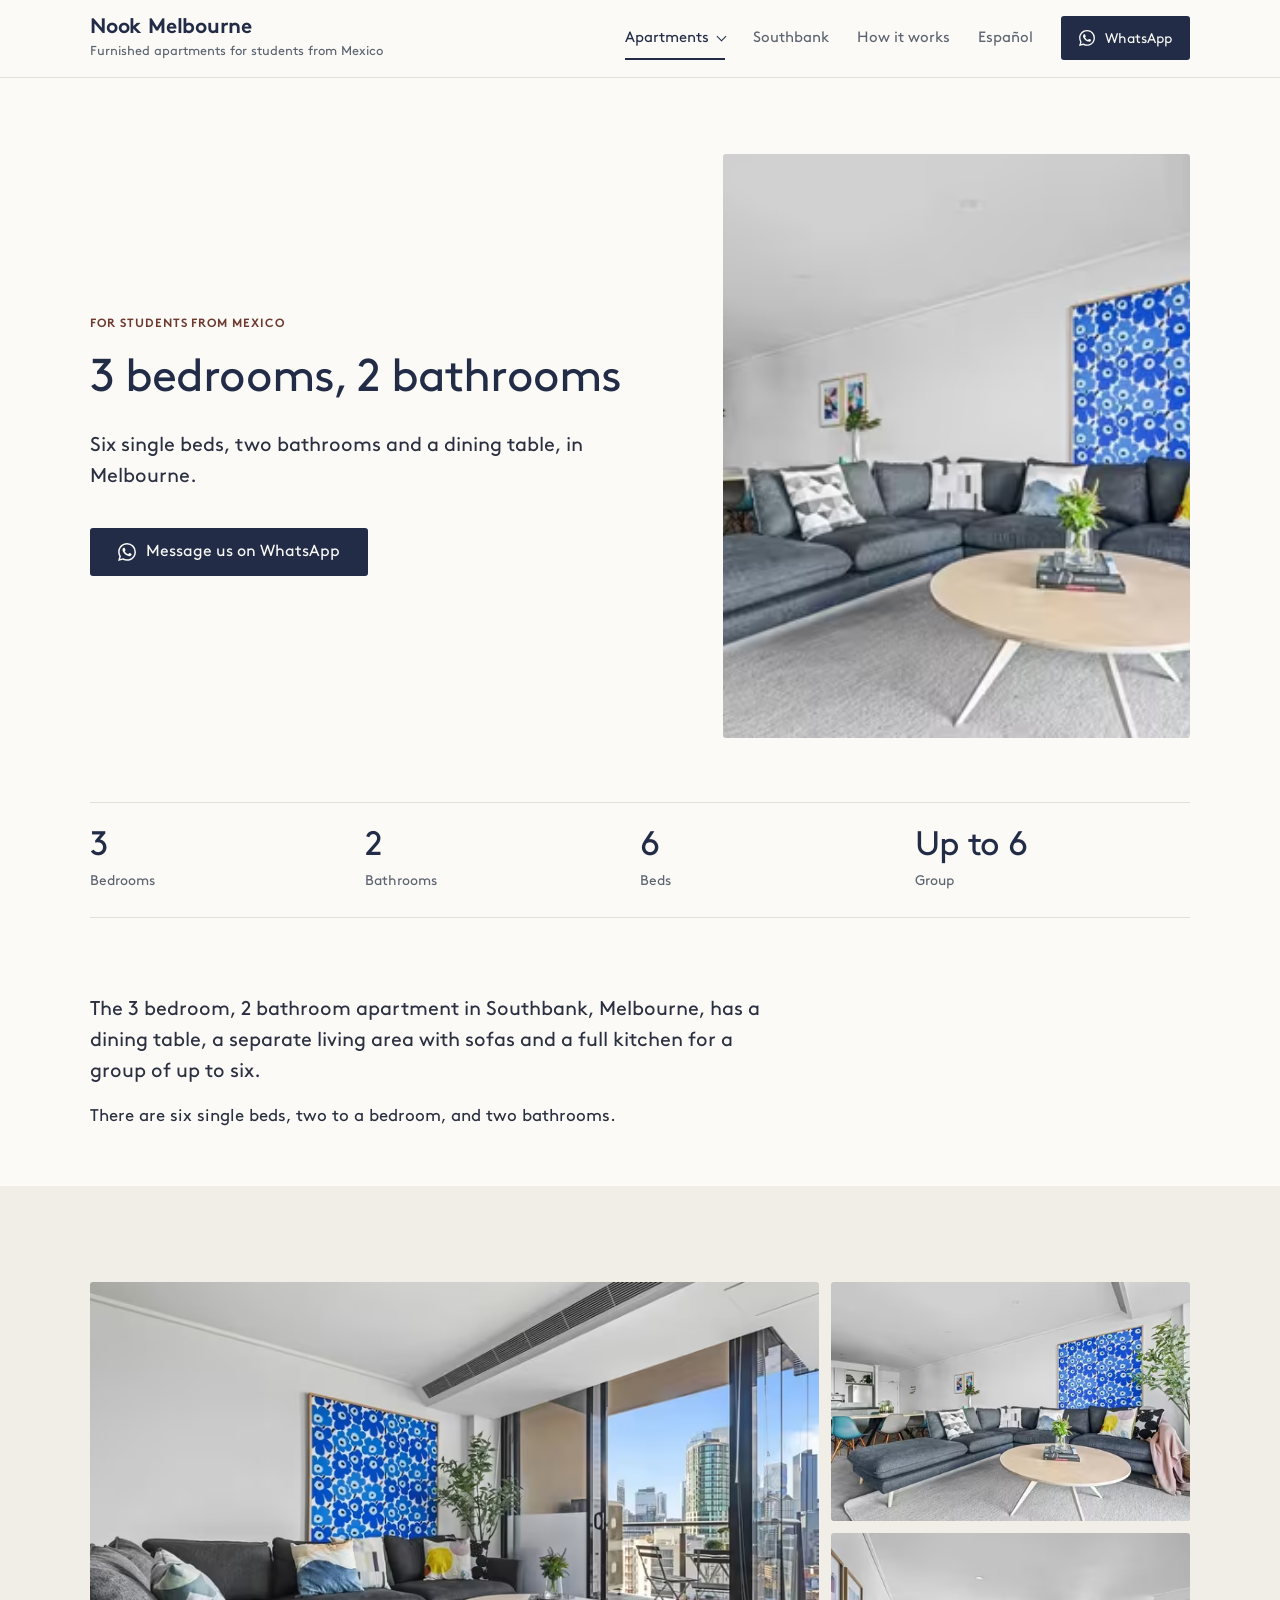
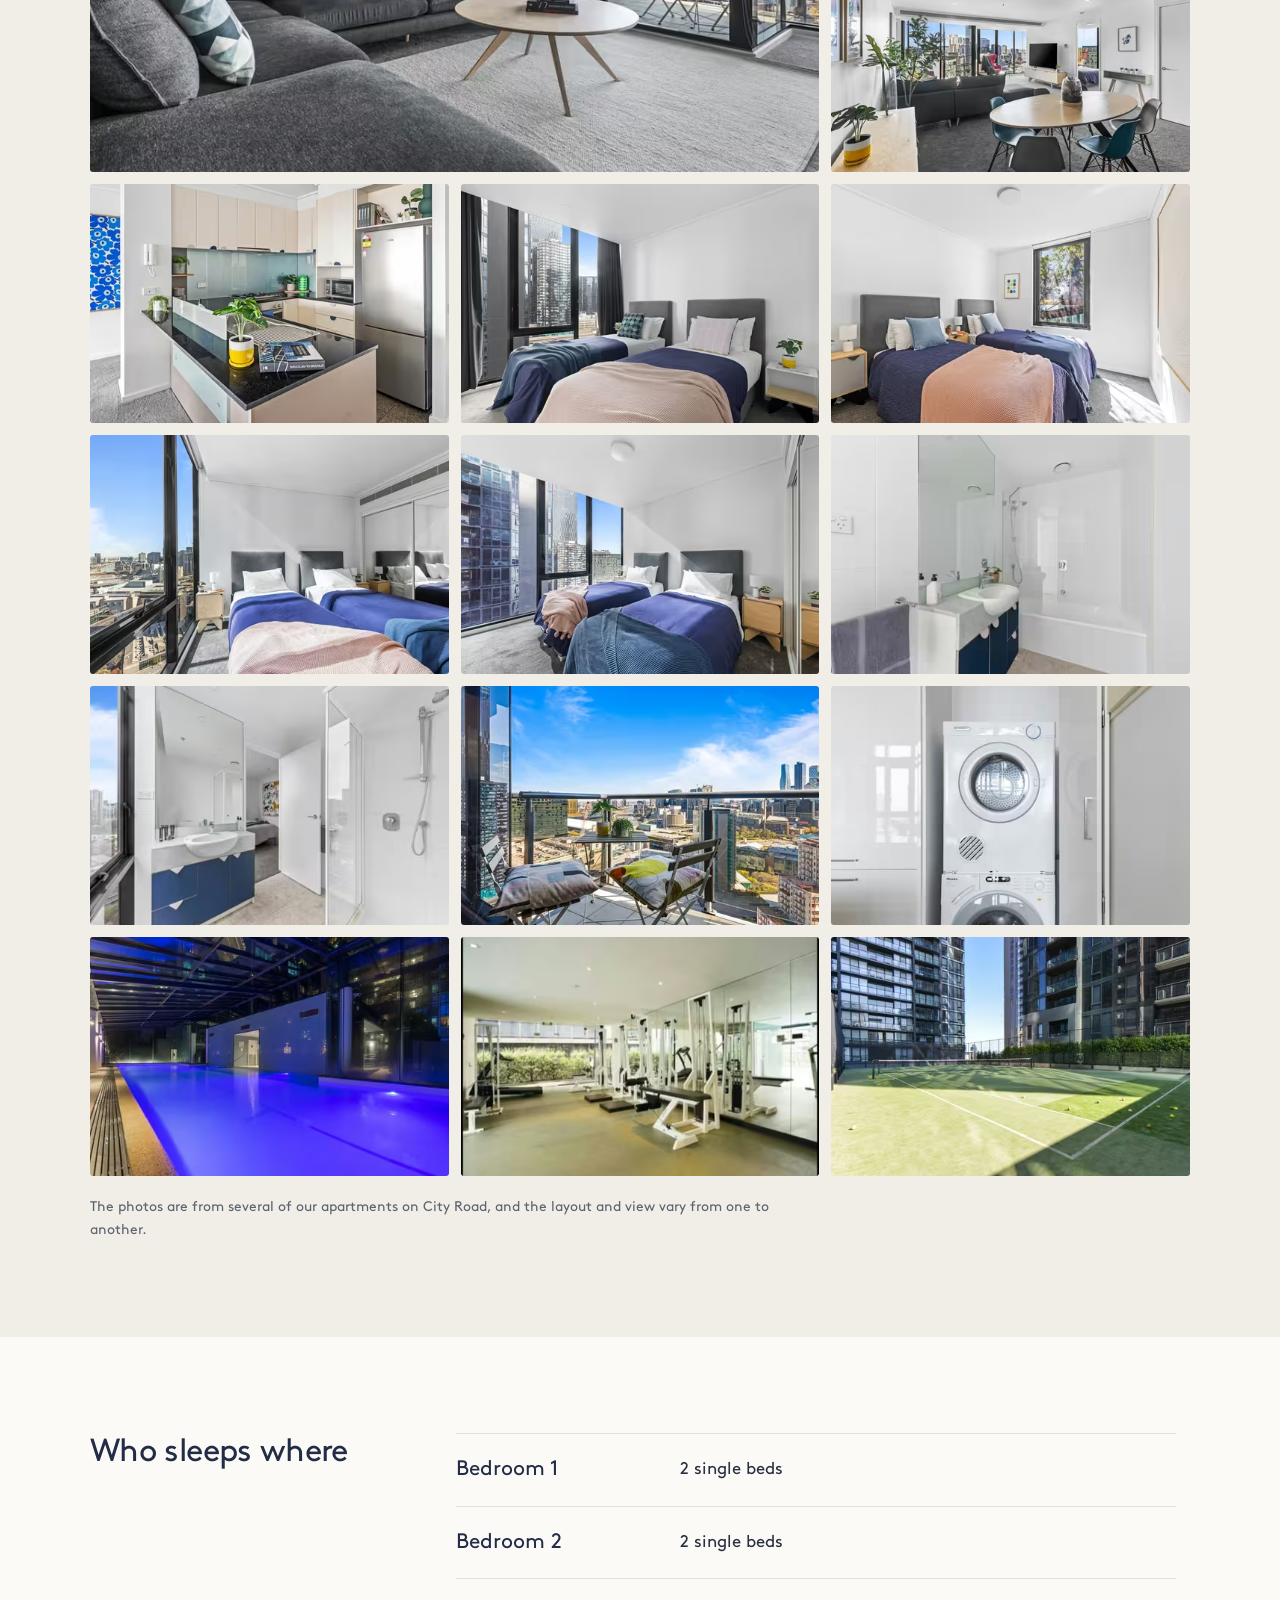
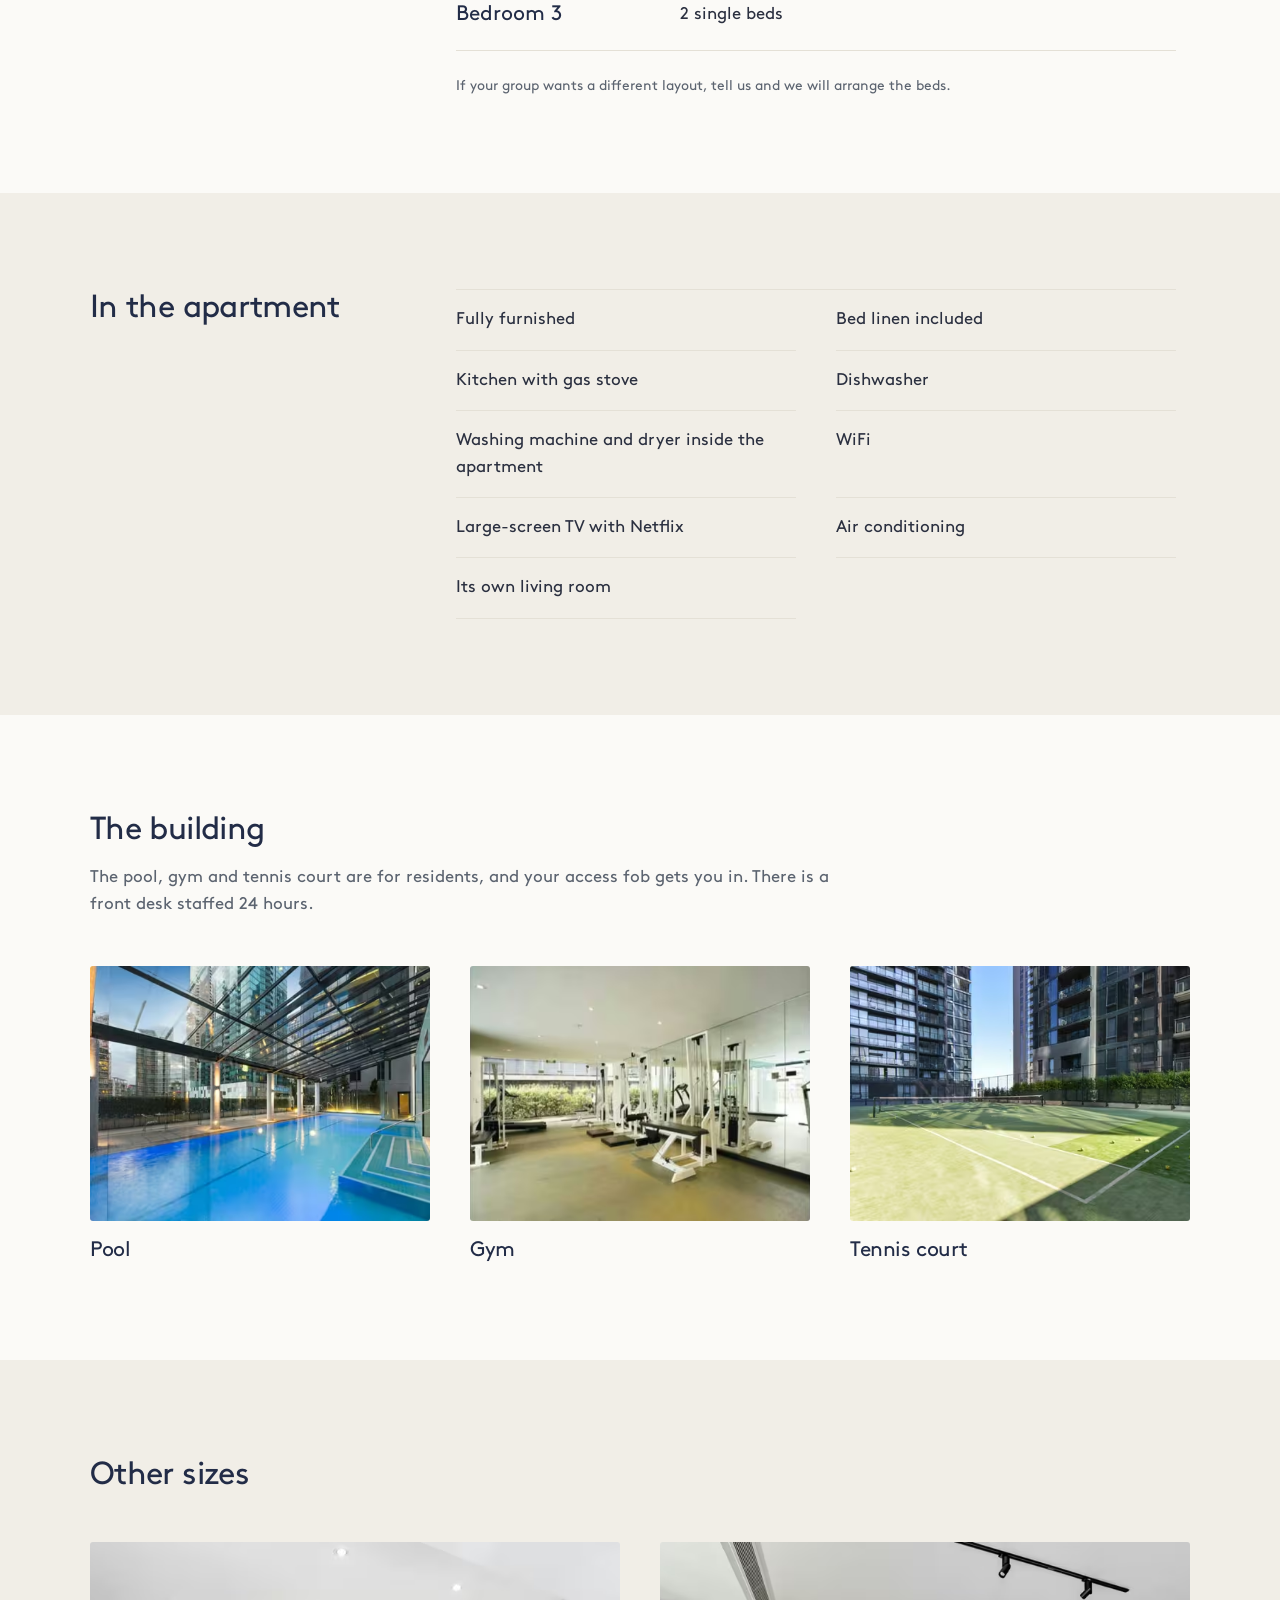
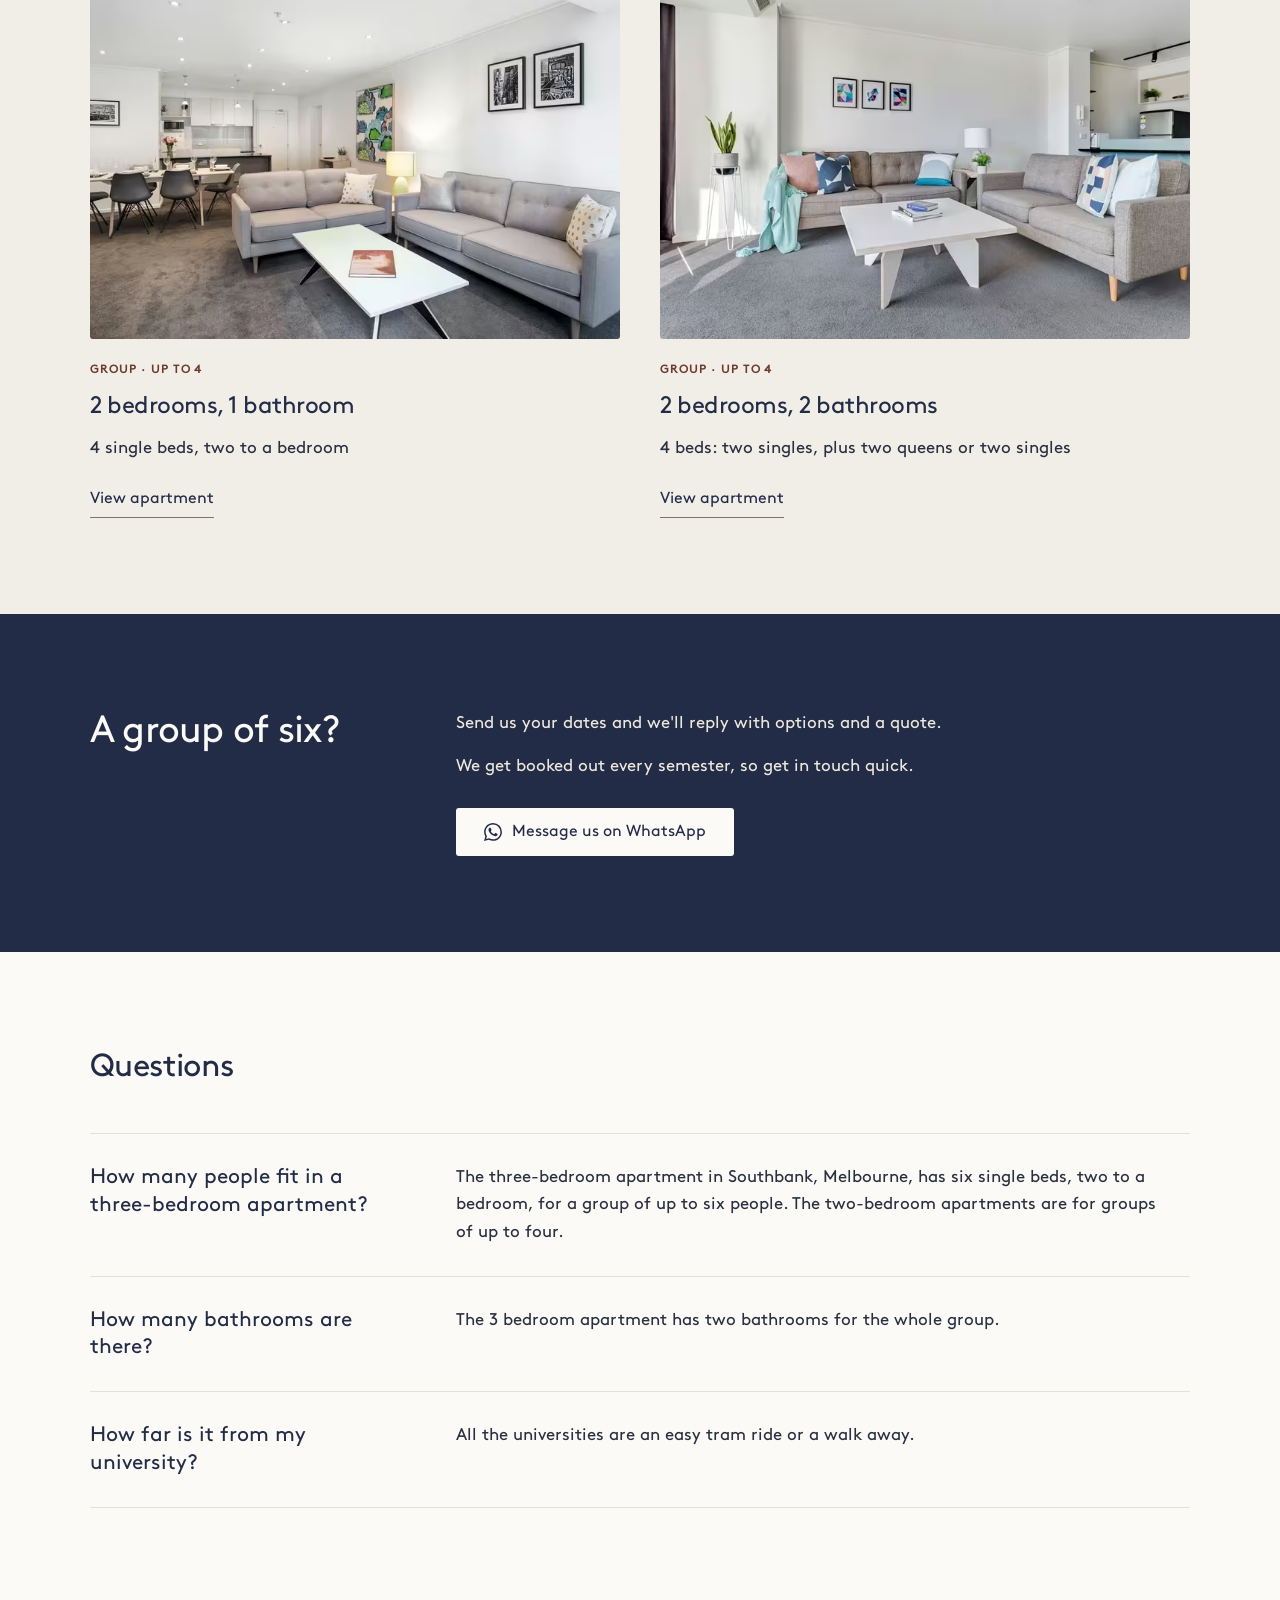
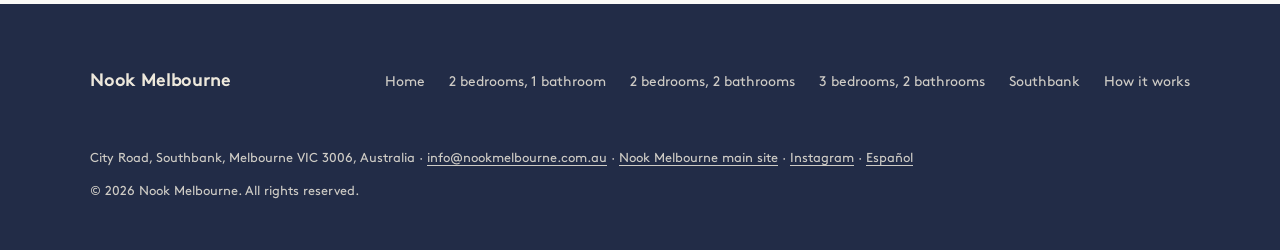
<file: en/3-bedroom-2-bathroom/index.html>
<!doctype html>
<html lang="en-AU">
<head>
<meta charset="utf-8">
<meta name="viewport" content="width=device-width, initial-scale=1">
<title>3 bedroom, 2 bathroom apartment in Melbourne</title>
<meta name="description" content="Furnished 3 bedroom, 2 bathroom apartment in Southbank, Melbourne, with a living room, dining table and six single beds for a group of students from Mexico.">
<link rel="canonical" href="https://nookmelbourne.mx/en/3-bedroom-2-bathroom/">
<link rel="alternate" hreflang="es-MX" href="https://nookmelbourne.mx/3-recamaras-2-banos/">
<link rel="alternate" hreflang="es" href="https://nookmelbourne.mx/3-recamaras-2-banos/">
<link rel="alternate" hreflang="en" href="https://nookmelbourne.mx/en/3-bedroom-2-bathroom/">
<link rel="alternate" hreflang="x-default" href="https://nookmelbourne.mx/3-recamaras-2-banos/">
<meta property="og:type" content="website">
<meta property="og:site_name" content="Nook Melbourne">
<meta property="og:title" content="3 bedroom, 2 bathroom apartment in Melbourne">
<meta property="og:description" content="Furnished 3 bedroom, 2 bathroom apartment in Southbank, Melbourne, with a living room, dining table and six single beds for a group of students from Mexico.">
<meta property="og:url" content="https://nookmelbourne.mx/en/3-bedroom-2-bathroom/">
<meta property="og:image" content="https://nookmelbourne.mx/img/og-c47bfe1ce5.jpg">
<meta property="og:image:width" content="1200">
<meta property="og:image:height" content="630">
<meta property="og:locale" content="en_AU">
<meta property="og:locale:alternate" content="es_MX">
<meta name="twitter:card" content="summary_large_image">
<meta name="twitter:title" content="3 bedroom, 2 bathroom apartment in Melbourne">
<meta name="twitter:description" content="Furnished 3 bedroom, 2 bathroom apartment in Southbank, Melbourne, with a living room, dining table and six single beds for a group of students from Mexico.">
<meta name="twitter:image" content="https://nookmelbourne.mx/img/og-c47bfe1ce5.jpg">
<meta name="theme-color" content="#FBFAF7">
<link rel="icon" href="/favicon.svg" type="image/svg+xml">
<link rel="preload" href="/assets/fonts/brown-regular-5.9a13184d.woff2" as="font" type="font/woff2" crossorigin>
<link rel="preload" href="/assets/fonts/brown-bold-6.a865403e.woff2" as="font" type="font/woff2" crossorigin>
<link rel="preload" as="image" type="image/avif" imagesrcset="/img/c47bfe1ce5-480.avif 480w, /img/c47bfe1ce5-800.avif 800w, /img/c47bfe1ce5-1200.avif 1200w" imagesizes="(min-width: 1180px) 467px, (min-width: 961px) 40vw, (min-width: 721px) calc(100vw - 80px), calc(100vw - 40px)" fetchpriority="high">
<link rel="stylesheet" href="/assets/site.3c123c33.css">
<script type="application/ld+json">{"@context":"https://schema.org","@graph":[{"@type":"Organization","@id":"https://nookmelbourne.mx/#org","name":"Nook Melbourne","url":"https://nookmelbourne.com.au/","email":"info@nookmelbourne.com.au","sameAs":["https://nookmelbourne.com.au/","https://www.instagram.com/nookmelbourne/"]},{"@type":"WebSite","@id":"https://nookmelbourne.mx/en/#website","url":"https://nookmelbourne.mx/en/","name":"Nook Melbourne","inLanguage":"en-AU","publisher":{"@id":"https://nookmelbourne.mx/#org"}},{"@type":"BreadcrumbList","@id":"https://nookmelbourne.mx/en/3-bedroom-2-bathroom/#breadcrumb","itemListElement":[{"@type":"ListItem","position":1,"name":"Home","item":"https://nookmelbourne.mx/en/"},{"@type":"ListItem","position":2,"name":"3 bedrooms, 2 bathrooms","item":"https://nookmelbourne.mx/en/3-bedroom-2-bathroom/"}]},{"@type":"WebPage","@id":"https://nookmelbourne.mx/en/3-bedroom-2-bathroom/#webpage","url":"https://nookmelbourne.mx/en/3-bedroom-2-bathroom/","name":"3 bedroom, 2 bathroom apartment in Melbourne","description":"Furnished 3 bedroom, 2 bathroom apartment in Southbank, Melbourne, with a living room, dining table and six single beds for a group of students from Mexico.","inLanguage":"en-AU","isPartOf":{"@id":"https://nookmelbourne.mx/en/#website"},"breadcrumb":{"@id":"https://nookmelbourne.mx/en/3-bedroom-2-bathroom/#breadcrumb"},"primaryImageOfPage":{"@type":"ImageObject","url":"https://nookmelbourne.mx/img/og-c47bfe1ce5.jpg"}},{"@type":"Apartment","@id":"https://nookmelbourne.mx/en/3-bedroom-2-bathroom/#apartment","name":"3 bedrooms, 2 bathrooms","description":"Furnished 3 bedroom, 2 bathroom apartment in Southbank, Melbourne, with a living room, dining table and six single beds for a group of students from Mexico.","url":"https://nookmelbourne.mx/en/3-bedroom-2-bathroom/","image":"https://nookmelbourne.mx/img/og-c47bfe1ce5.jpg","numberOfBedrooms":3,"numberOfBathroomsTotal":2,"occupancy":{"@type":"QuantitativeValue","maxValue":6,"unitCode":"C62"},"bed":[{"@type":"BedDetails","typeOfBed":"Single","numberOfBeds":6}],"amenityFeature":[{"@type":"LocationFeatureSpecification","name":"Fully furnished","value":true},{"@type":"LocationFeatureSpecification","name":"Bed linen included","value":true},{"@type":"LocationFeatureSpecification","name":"Kitchen with gas stove","value":true},{"@type":"LocationFeatureSpecification","name":"Dishwasher","value":true},{"@type":"LocationFeatureSpecification","name":"Washing machine and dryer inside the apartment","value":true},{"@type":"LocationFeatureSpecification","name":"WiFi","value":true},{"@type":"LocationFeatureSpecification","name":"Large-screen TV with Netflix","value":true},{"@type":"LocationFeatureSpecification","name":"Air conditioning","value":true},{"@type":"LocationFeatureSpecification","name":"Its own living room","value":true},{"@type":"LocationFeatureSpecification","name":"Pool","value":true},{"@type":"LocationFeatureSpecification","name":"Gym","value":true},{"@type":"LocationFeatureSpecification","name":"Tennis court","value":true}],"containedInPlace":{"@type":"LodgingBusiness","@id":"https://nookmelbourne.mx/#lodging","name":"Nook Melbourne","address":{"@type":"PostalAddress","streetAddress":"City Road","addressLocality":"Southbank","addressRegion":"VIC","postalCode":"3006","addressCountry":"AU"}}},{"@type":"FAQPage","@id":"https://nookmelbourne.mx/en/3-bedroom-2-bathroom/#faq","mainEntity":[{"@type":"Question","name":"How many people fit in a three-bedroom apartment?","acceptedAnswer":{"@type":"Answer","text":"The three-bedroom apartment in Southbank, Melbourne, has six single beds, two to a bedroom, for a group of up to six people. The two-bedroom apartments are for groups of up to four."}},{"@type":"Question","name":"How many bathrooms are there?","acceptedAnswer":{"@type":"Answer","text":"The 3 bedroom apartment has two bathrooms for the whole group."}},{"@type":"Question","name":"How far is it from my university?","acceptedAnswer":{"@type":"Answer","text":"All the universities are an easy tram ride or a walk away."}}]}]}</script>
</head>
<body>
<a class="skip-link" href="#main">Skip to content</a>
<header class="site">
  <div class="masthead">
    <a class="wordmark" href="/en/"><span class="wm">Nook Melbourne</span><span class="wm-sub">Furnished apartments for students from Mexico</span></a>
    <nav class="site-nav" aria-label="Main navigation">
      <ul>
        <li>
          <details class="dd">
            <summary class="is-current">Apartments</summary>
            <ul class="dd-panel">
              <li><a href="/en/2-bedroom-1-bathroom/">2 bedrooms, 1 bathroom</a></li>
              <li><a href="/en/2-bedroom-2-bathroom/">2 bedrooms, 2 bathrooms</a></li>
              <li><a href="/en/3-bedroom-2-bathroom/" aria-current="page">3 bedrooms, 2 bathrooms</a></li>
            </ul>
          </details>
        </li>
        <li><a href="/en/southbank/">Southbank</a></li>
        <li><a href="/en/how-it-works/">How it works</a></li>
        <li><a href="/3-recamaras-2-banos/" hreflang="es-MX" lang="es-MX" aria-label="Ver esta página en español">Español</a></li>
        <li><a class="btn" href="https://wa.me/61452669352?text=Hi%2C%20I%20am%20interested%20in%20the%203%20bedroom%2C%202%20bathroom%20apartment%20in%20Melbourne.%20We%20are%20%5Bnumber%5D%20students%2C%20from%20%5Barrival%20date%5D%20to%20%5Bdeparture%20date%5D." target="_blank" rel="noopener"><svg viewBox="0 0 24 24" aria-hidden="true" focusable="false"><path d="M17.472 14.382c-.297-.149-1.758-.867-2.03-.967-.273-.099-.471-.148-.67.15-.197.297-.767.966-.94 1.164-.173.199-.347.223-.644.075-.297-.15-1.255-.463-2.39-1.475-.883-.788-1.48-1.761-1.653-2.059-.173-.297-.018-.458.13-.606.134-.133.298-.347.446-.52.149-.174.198-.298.298-.497.099-.198.05-.371-.025-.52-.075-.149-.669-1.612-.916-2.207-.242-.579-.487-.5-.669-.51-.173-.008-.371-.01-.57-.01-.198 0-.52.074-.792.372-.272.297-1.04 1.016-1.04 2.479 0 1.462 1.065 2.875 1.213 3.074.149.198 2.096 3.2 5.077 4.487.709.306 1.262.489 1.694.625.712.227 1.36.195 1.871.118.571-.085 1.758-.719 2.006-1.413.248-.694.248-1.289.173-1.413-.074-.124-.272-.198-.57-.347m-5.421 7.403h-.004a9.87 9.87 0 0 1-5.031-1.378l-.361-.214-3.741.982.998-3.648-.235-.374a9.86 9.86 0 0 1-1.51-5.26c.001-5.45 4.436-9.884 9.888-9.884 2.64 0 5.122 1.03 6.988 2.898a9.825 9.825 0 0 1 2.893 6.994c-.003 5.45-4.437 9.884-9.885 9.884m8.413-18.297A11.815 11.815 0 0 0 12.05 0C5.495 0 .16 5.335.157 11.892c0 2.096.547 4.142 1.588 5.945L.057 24l6.305-1.654a11.882 11.882 0 0 0 5.683 1.448h.005c6.554 0 11.89-5.335 11.893-11.893a11.821 11.821 0 0 0-3.48-8.413Z"/></svg><span>WhatsApp</span></a></li>
      </ul>
    </nav>
    <details class="nav-mob">
      <summary><span>Menu</span><span class="burger" aria-hidden="true"></span></summary>
      <nav aria-label="Main navigation">
        <p class="micro">Apartments</p>
        <ul>
              <li><a href="/en/2-bedroom-1-bathroom/">2 bedrooms, 1 bathroom</a></li>
              <li><a href="/en/2-bedroom-2-bathroom/">2 bedrooms, 2 bathrooms</a></li>
              <li><a href="/en/3-bedroom-2-bathroom/" aria-current="page">3 bedrooms, 2 bathrooms</a></li>
        </ul>
        <ul>
          <li><a href="/en/southbank/">Southbank</a></li>
          <li><a href="/en/how-it-works/">How it works</a></li>
          <li><a href="/3-recamaras-2-banos/" hreflang="es-MX" lang="es-MX" aria-label="Ver esta página en español">Español</a></li>
        </ul>
        <p class="nav-mob-cta"><a class="btn" href="https://wa.me/61452669352?text=Hi%2C%20I%20am%20interested%20in%20the%203%20bedroom%2C%202%20bathroom%20apartment%20in%20Melbourne.%20We%20are%20%5Bnumber%5D%20students%2C%20from%20%5Barrival%20date%5D%20to%20%5Bdeparture%20date%5D." target="_blank" rel="noopener"><svg viewBox="0 0 24 24" aria-hidden="true" focusable="false"><path d="M17.472 14.382c-.297-.149-1.758-.867-2.03-.967-.273-.099-.471-.148-.67.15-.197.297-.767.966-.94 1.164-.173.199-.347.223-.644.075-.297-.15-1.255-.463-2.39-1.475-.883-.788-1.48-1.761-1.653-2.059-.173-.297-.018-.458.13-.606.134-.133.298-.347.446-.52.149-.174.198-.298.298-.497.099-.198.05-.371-.025-.52-.075-.149-.669-1.612-.916-2.207-.242-.579-.487-.5-.669-.51-.173-.008-.371-.01-.57-.01-.198 0-.52.074-.792.372-.272.297-1.04 1.016-1.04 2.479 0 1.462 1.065 2.875 1.213 3.074.149.198 2.096 3.2 5.077 4.487.709.306 1.262.489 1.694.625.712.227 1.36.195 1.871.118.571-.085 1.758-.719 2.006-1.413.248-.694.248-1.289.173-1.413-.074-.124-.272-.198-.57-.347m-5.421 7.403h-.004a9.87 9.87 0 0 1-5.031-1.378l-.361-.214-3.741.982.998-3.648-.235-.374a9.86 9.86 0 0 1-1.51-5.26c.001-5.45 4.436-9.884 9.888-9.884 2.64 0 5.122 1.03 6.988 2.898a9.825 9.825 0 0 1 2.893 6.994c-.003 5.45-4.437 9.884-9.885 9.884m8.413-18.297A11.815 11.815 0 0 0 12.05 0C5.495 0 .16 5.335.157 11.892c0 2.096.547 4.142 1.588 5.945L.057 24l6.305-1.654a11.882 11.882 0 0 0 5.683 1.448h.005c6.554 0 11.89-5.335 11.893-11.893a11.821 11.821 0 0 0-3.48-8.413Z"/></svg><span>Message us on WhatsApp</span></a></p>
      </nav>
    </details>
  </div>
</header>

<main id="main" tabindex="-1">
<section class="hero ground-linen">
  <div class="wrap">
    <div class="hero-grid">
      <div class="hero-text rise">
        <p class="micro">For students from Mexico</p>
        <h1>3&nbsp;bedrooms, 2&nbsp;bathrooms</h1>
        <p class="lead">Six single beds, two bathrooms and a dining table, in Melbourne.</p>

        <p class="actions"><a class="btn" href="https://wa.me/61452669352?text=Hi%2C%20I%20am%20interested%20in%20the%203%20bedroom%2C%202%20bathroom%20apartment%20in%20Melbourne.%20We%20are%20%5Bnumber%5D%20students%2C%20from%20%5Barrival%20date%5D%20to%20%5Bdeparture%20date%5D." target="_blank" rel="noopener"><svg viewBox="0 0 24 24" aria-hidden="true" focusable="false"><path d="M17.472 14.382c-.297-.149-1.758-.867-2.03-.967-.273-.099-.471-.148-.67.15-.197.297-.767.966-.94 1.164-.173.199-.347.223-.644.075-.297-.15-1.255-.463-2.39-1.475-.883-.788-1.48-1.761-1.653-2.059-.173-.297-.018-.458.13-.606.134-.133.298-.347.446-.52.149-.174.198-.298.298-.497.099-.198.05-.371-.025-.52-.075-.149-.669-1.612-.916-2.207-.242-.579-.487-.5-.669-.51-.173-.008-.371-.01-.57-.01-.198 0-.52.074-.792.372-.272.297-1.04 1.016-1.04 2.479 0 1.462 1.065 2.875 1.213 3.074.149.198 2.096 3.2 5.077 4.487.709.306 1.262.489 1.694.625.712.227 1.36.195 1.871.118.571-.085 1.758-.719 2.006-1.413.248-.694.248-1.289.173-1.413-.074-.124-.272-.198-.57-.347m-5.421 7.403h-.004a9.87 9.87 0 0 1-5.031-1.378l-.361-.214-3.741.982.998-3.648-.235-.374a9.86 9.86 0 0 1-1.51-5.26c.001-5.45 4.436-9.884 9.888-9.884 2.64 0 5.122 1.03 6.988 2.898a9.825 9.825 0 0 1 2.893 6.994c-.003 5.45-4.437 9.884-9.885 9.884m8.413-18.297A11.815 11.815 0 0 0 12.05 0C5.495 0 .16 5.335.157 11.892c0 2.096.547 4.142 1.588 5.945L.057 24l6.305-1.654a11.882 11.882 0 0 0 5.683 1.448h.005c6.554 0 11.89-5.335 11.893-11.893a11.821 11.821 0 0 0-3.48-8.413Z"/></svg><span>Message us on WhatsApp</span></a></p>
      </div>
      <figure class="media r45 rise-2"><div class="frame"><picture><source type="image/avif" srcset="/img/c47bfe1ce5-480.avif 480w, /img/c47bfe1ce5-800.avif 800w, /img/c47bfe1ce5-1200.avif 1200w" sizes="(min-width: 1180px) 467px, (min-width: 961px) 40vw, (min-width: 721px) calc(100vw - 80px), calc(100vw - 40px)"><source type="image/webp" srcset="/img/c47bfe1ce5-480.webp 480w, /img/c47bfe1ce5-800.webp 800w, /img/c47bfe1ce5-1200.webp 1200w" sizes="(min-width: 1180px) 467px, (min-width: 961px) 40vw, (min-width: 721px) calc(100vw - 80px), calc(100vw - 40px)"><img src="/img/c47bfe1ce5-800.jpg" srcset="/img/c47bfe1ce5-480.jpg 480w, /img/c47bfe1ce5-800.jpg 800w, /img/c47bfe1ce5-1200.jpg 1200w" sizes="(min-width: 1180px) 467px, (min-width: 961px) 40vw, (min-width: 721px) calc(100vw - 80px), calc(100vw - 40px)" width="1200" height="800" alt="Living room with corner sofa and dining area behind" loading="eager" fetchpriority="high" decoding="async"></picture></div></figure>
    </div>
    <dl class="facts">
      <div><dt>Bedrooms</dt><dd>3</dd></div>
      <div><dt>Bathrooms</dt><dd>2</dd></div>
      <div><dt>Beds</dt><dd>6</dd></div>
      <div><dt>Group</dt><dd>Up to 6</dd></div>
    </dl>
  </div>
</section>

<section class="ground-linen cont tight">
  <div class="wrap">

    <div class="prose">
      <p class="lead">The 3 bedroom, 2 bathroom apartment in Southbank, Melbourne, has a dining table, a separate living area with sofas and a full kitchen for a group of up to six.</p>
      <p>There are six single beds, two to a bedroom, and two bathrooms.</p>
    </div>
  </div>
</section>

<section class="ground-deep" aria-label="Photo gallery">
  <div class="wrap">

    <div class="gallery" data-gallery data-label="Photo gallery" data-close="Close" data-next="Next photo" data-prev="Previous photo">
      <figure class="g-item"><a class="g-frame" href="/img/7e0f905f96-1200.jpg" data-full><picture><source type="image/avif" srcset="/img/7e0f905f96-480.avif 480w, /img/7e0f905f96-800.avif 800w, /img/7e0f905f96-1200.avif 1200w" sizes="(min-width: 1180px) 730px, (min-width: 961px) 62vw, (min-width: 721px) calc(100vw - 80px), calc(100vw - 40px)"><source type="image/webp" srcset="/img/7e0f905f96-480.webp 480w, /img/7e0f905f96-800.webp 800w, /img/7e0f905f96-1200.webp 1200w" sizes="(min-width: 1180px) 730px, (min-width: 961px) 62vw, (min-width: 721px) calc(100vw - 80px), calc(100vw - 40px)"><img src="/img/7e0f905f96-800.jpg" srcset="/img/7e0f905f96-480.jpg 480w, /img/7e0f905f96-800.jpg 800w, /img/7e0f905f96-1200.jpg 1200w" sizes="(min-width: 1180px) 730px, (min-width: 961px) 62vw, (min-width: 721px) calc(100vw - 80px), calc(100vw - 40px)" width="1200" height="800" alt="Living room with corner sofa and city-view windows" loading="lazy" decoding="async"></picture></a></figure>
      <figure class="g-item"><a class="g-frame" href="/img/c47bfe1ce5-1200.jpg" data-full><picture><source type="image/avif" srcset="/img/c47bfe1ce5-480.avif 480w, /img/c47bfe1ce5-800.avif 800w, /img/c47bfe1ce5-1200.avif 1200w" sizes="(min-width: 1180px) 360px, (min-width: 961px) 30vw, (min-width: 721px) calc(50vw - 46px), calc(50vw - 26px)"><source type="image/webp" srcset="/img/c47bfe1ce5-480.webp 480w, /img/c47bfe1ce5-800.webp 800w, /img/c47bfe1ce5-1200.webp 1200w" sizes="(min-width: 1180px) 360px, (min-width: 961px) 30vw, (min-width: 721px) calc(50vw - 46px), calc(50vw - 26px)"><img src="/img/c47bfe1ce5-800.jpg" srcset="/img/c47bfe1ce5-480.jpg 480w, /img/c47bfe1ce5-800.jpg 800w, /img/c47bfe1ce5-1200.jpg 1200w" sizes="(min-width: 1180px) 360px, (min-width: 961px) 30vw, (min-width: 721px) calc(50vw - 46px), calc(50vw - 26px)" width="1200" height="800" alt="Living room with corner sofa and dining area behind" loading="lazy" decoding="async"></picture></a></figure>
      <figure class="g-item"><a class="g-frame" href="/img/f894619420-1200.jpg" data-full><picture><source type="image/avif" srcset="/img/f894619420-480.avif 480w, /img/f894619420-800.avif 800w, /img/f894619420-1200.avif 1200w" sizes="(min-width: 1180px) 360px, (min-width: 961px) 30vw, (min-width: 721px) calc(50vw - 46px), calc(50vw - 26px)"><source type="image/webp" srcset="/img/f894619420-480.webp 480w, /img/f894619420-800.webp 800w, /img/f894619420-1200.webp 1200w" sizes="(min-width: 1180px) 360px, (min-width: 961px) 30vw, (min-width: 721px) calc(50vw - 46px), calc(50vw - 26px)"><img src="/img/f894619420-800.jpg" srcset="/img/f894619420-480.jpg 480w, /img/f894619420-800.jpg 800w, /img/f894619420-1200.jpg 1200w" sizes="(min-width: 1180px) 360px, (min-width: 961px) 30vw, (min-width: 721px) calc(50vw - 46px), calc(50vw - 26px)" width="1200" height="800" alt="Round dining table beside the windows" loading="lazy" decoding="async"></picture></a></figure>
      <figure class="g-item"><a class="g-frame" href="/img/9a396f58df-1200.jpg" data-full><picture><source type="image/avif" srcset="/img/9a396f58df-480.avif 480w, /img/9a396f58df-800.avif 800w, /img/9a396f58df-1200.avif 1200w" sizes="(min-width: 1180px) 360px, (min-width: 961px) 30vw, (min-width: 721px) calc(50vw - 46px), calc(50vw - 26px)"><source type="image/webp" srcset="/img/9a396f58df-480.webp 480w, /img/9a396f58df-800.webp 800w, /img/9a396f58df-1200.webp 1200w" sizes="(min-width: 1180px) 360px, (min-width: 961px) 30vw, (min-width: 721px) calc(50vw - 46px), calc(50vw - 26px)"><img src="/img/9a396f58df-800.jpg" srcset="/img/9a396f58df-480.jpg 480w, /img/9a396f58df-800.jpg 800w, /img/9a396f58df-1200.jpg 1200w" sizes="(min-width: 1180px) 360px, (min-width: 961px) 30vw, (min-width: 721px) calc(50vw - 46px), calc(50vw - 26px)" width="1200" height="800" alt="Kitchen with bench, oven and fridge" loading="lazy" decoding="async"></picture></a></figure>
      <figure class="g-item"><a class="g-frame" href="/img/df5b0a7247-1200.jpg" data-full><picture><source type="image/avif" srcset="/img/df5b0a7247-480.avif 480w, /img/df5b0a7247-800.avif 800w, /img/df5b0a7247-1200.avif 1200w" sizes="(min-width: 1180px) 360px, (min-width: 961px) 30vw, (min-width: 721px) calc(50vw - 46px), calc(50vw - 26px)"><source type="image/webp" srcset="/img/df5b0a7247-480.webp 480w, /img/df5b0a7247-800.webp 800w, /img/df5b0a7247-1200.webp 1200w" sizes="(min-width: 1180px) 360px, (min-width: 961px) 30vw, (min-width: 721px) calc(50vw - 46px), calc(50vw - 26px)"><img src="/img/df5b0a7247-800.jpg" srcset="/img/df5b0a7247-480.jpg 480w, /img/df5b0a7247-800.jpg 800w, /img/df5b0a7247-1200.jpg 1200w" sizes="(min-width: 1180px) 360px, (min-width: 961px) 30vw, (min-width: 721px) calc(50vw - 46px), calc(50vw - 26px)" width="1200" height="800" alt="Bedroom with two single beds and a floor-to-ceiling city window" loading="lazy" decoding="async"></picture></a></figure>
      <figure class="g-item"><a class="g-frame" href="/img/9ae8dbf175-1200.jpg" data-full><picture><source type="image/avif" srcset="/img/9ae8dbf175-480.avif 480w, /img/9ae8dbf175-800.avif 800w, /img/9ae8dbf175-1200.avif 1200w" sizes="(min-width: 1180px) 360px, (min-width: 961px) 30vw, (min-width: 721px) calc(50vw - 46px), calc(50vw - 26px)"><source type="image/webp" srcset="/img/9ae8dbf175-480.webp 480w, /img/9ae8dbf175-800.webp 800w, /img/9ae8dbf175-1200.webp 1200w" sizes="(min-width: 1180px) 360px, (min-width: 961px) 30vw, (min-width: 721px) calc(50vw - 46px), calc(50vw - 26px)"><img src="/img/9ae8dbf175-800.jpg" srcset="/img/9ae8dbf175-480.jpg 480w, /img/9ae8dbf175-800.jpg 800w, /img/9ae8dbf175-1200.jpg 1200w" sizes="(min-width: 1180px) 360px, (min-width: 961px) 30vw, (min-width: 721px) calc(50vw - 46px), calc(50vw - 26px)" width="1200" height="800" alt="Bedroom with two single beds and a window onto trees" loading="lazy" decoding="async"></picture></a></figure>
      <figure class="g-item"><a class="g-frame" href="/img/4e7b4d5aeb-1200.jpg" data-full><picture><source type="image/avif" srcset="/img/4e7b4d5aeb-480.avif 480w, /img/4e7b4d5aeb-800.avif 800w, /img/4e7b4d5aeb-1200.avif 1200w" sizes="(min-width: 1180px) 360px, (min-width: 961px) 30vw, (min-width: 721px) calc(50vw - 46px), calc(50vw - 26px)"><source type="image/webp" srcset="/img/4e7b4d5aeb-480.webp 480w, /img/4e7b4d5aeb-800.webp 800w, /img/4e7b4d5aeb-1200.webp 1200w" sizes="(min-width: 1180px) 360px, (min-width: 961px) 30vw, (min-width: 721px) calc(50vw - 46px), calc(50vw - 26px)"><img src="/img/4e7b4d5aeb-800.jpg" srcset="/img/4e7b4d5aeb-480.jpg 480w, /img/4e7b4d5aeb-800.jpg 800w, /img/4e7b4d5aeb-1200.jpg 1200w" sizes="(min-width: 1180px) 360px, (min-width: 961px) 30vw, (min-width: 721px) calc(50vw - 46px), calc(50vw - 26px)" width="1200" height="800" alt="Bedroom with two single beds and city view" loading="lazy" decoding="async"></picture></a></figure>
      <figure class="g-item"><a class="g-frame" href="/img/55effa26e4-1200.jpg" data-full><picture><source type="image/avif" srcset="/img/55effa26e4-480.avif 480w, /img/55effa26e4-800.avif 800w, /img/55effa26e4-1200.avif 1200w" sizes="(min-width: 1180px) 360px, (min-width: 961px) 30vw, (min-width: 721px) calc(50vw - 46px), calc(50vw - 26px)"><source type="image/webp" srcset="/img/55effa26e4-480.webp 480w, /img/55effa26e4-800.webp 800w, /img/55effa26e4-1200.webp 1200w" sizes="(min-width: 1180px) 360px, (min-width: 961px) 30vw, (min-width: 721px) calc(50vw - 46px), calc(50vw - 26px)"><img src="/img/55effa26e4-800.jpg" srcset="/img/55effa26e4-480.jpg 480w, /img/55effa26e4-800.jpg 800w, /img/55effa26e4-1200.jpg 1200w" sizes="(min-width: 1180px) 360px, (min-width: 961px) 30vw, (min-width: 721px) calc(50vw - 46px), calc(50vw - 26px)" width="1200" height="800" alt="Two single beds beside the window" loading="lazy" decoding="async"></picture></a></figure>
      <figure class="g-item"><a class="g-frame" href="/img/ab9cd04185-1200.jpg" data-full><picture><source type="image/avif" srcset="/img/ab9cd04185-480.avif 480w, /img/ab9cd04185-800.avif 800w, /img/ab9cd04185-1200.avif 1200w" sizes="(min-width: 1180px) 360px, (min-width: 961px) 30vw, (min-width: 721px) calc(50vw - 46px), calc(50vw - 26px)"><source type="image/webp" srcset="/img/ab9cd04185-480.webp 480w, /img/ab9cd04185-800.webp 800w, /img/ab9cd04185-1200.webp 1200w" sizes="(min-width: 1180px) 360px, (min-width: 961px) 30vw, (min-width: 721px) calc(50vw - 46px), calc(50vw - 26px)"><img src="/img/ab9cd04185-800.jpg" srcset="/img/ab9cd04185-480.jpg 480w, /img/ab9cd04185-800.jpg 800w, /img/ab9cd04185-1200.jpg 1200w" sizes="(min-width: 1180px) 360px, (min-width: 961px) 30vw, (min-width: 721px) calc(50vw - 46px), calc(50vw - 26px)" width="1200" height="800" alt="Bathroom with bath, shower and vanity" loading="lazy" decoding="async"></picture></a></figure>
      <figure class="g-item"><a class="g-frame" href="/img/7e11a5a3da-1200.jpg" data-full><picture><source type="image/avif" srcset="/img/7e11a5a3da-480.avif 480w, /img/7e11a5a3da-800.avif 800w, /img/7e11a5a3da-1200.avif 1200w" sizes="(min-width: 1180px) 360px, (min-width: 961px) 30vw, (min-width: 721px) calc(50vw - 46px), calc(50vw - 26px)"><source type="image/webp" srcset="/img/7e11a5a3da-480.webp 480w, /img/7e11a5a3da-800.webp 800w, /img/7e11a5a3da-1200.webp 1200w" sizes="(min-width: 1180px) 360px, (min-width: 961px) 30vw, (min-width: 721px) calc(50vw - 46px), calc(50vw - 26px)"><img src="/img/7e11a5a3da-800.jpg" srcset="/img/7e11a5a3da-480.jpg 480w, /img/7e11a5a3da-800.jpg 800w, /img/7e11a5a3da-1200.jpg 1200w" sizes="(min-width: 1180px) 360px, (min-width: 961px) 30vw, (min-width: 721px) calc(50vw - 46px), calc(50vw - 26px)" width="1200" height="800" alt="Second bathroom with shower and vanity" loading="lazy" decoding="async"></picture></a></figure>
      <figure class="g-item"><a class="g-frame" href="/img/131ef485a7-1200.jpg" data-full><picture><source type="image/avif" srcset="/img/131ef485a7-480.avif 480w, /img/131ef485a7-800.avif 800w, /img/131ef485a7-1200.avif 1200w" sizes="(min-width: 1180px) 360px, (min-width: 961px) 30vw, (min-width: 721px) calc(50vw - 46px), calc(50vw - 26px)"><source type="image/webp" srcset="/img/131ef485a7-480.webp 480w, /img/131ef485a7-800.webp 800w, /img/131ef485a7-1200.webp 1200w" sizes="(min-width: 1180px) 360px, (min-width: 961px) 30vw, (min-width: 721px) calc(50vw - 46px), calc(50vw - 26px)"><img src="/img/131ef485a7-800.jpg" srcset="/img/131ef485a7-480.jpg 480w, /img/131ef485a7-800.jpg 800w, /img/131ef485a7-1200.jpg 1200w" sizes="(min-width: 1180px) 360px, (min-width: 961px) 30vw, (min-width: 721px) calc(50vw - 46px), calc(50vw - 26px)" width="1200" height="800" alt="Balcony with table and city view" loading="lazy" decoding="async"></picture></a></figure>
      <figure class="g-item"><a class="g-frame" href="/img/6e249093b5-480.jpg" data-full><picture><source type="image/avif" srcset="/img/6e249093b5-480.avif 480w" sizes="(min-width: 1180px) 360px, (min-width: 961px) 30vw, (min-width: 721px) calc(50vw - 46px), calc(50vw - 26px)"><source type="image/webp" srcset="/img/6e249093b5-480.webp 480w" sizes="(min-width: 1180px) 360px, (min-width: 961px) 30vw, (min-width: 721px) calc(50vw - 46px), calc(50vw - 26px)"><img src="/img/6e249093b5-480.jpg" srcset="/img/6e249093b5-480.jpg 480w" sizes="(min-width: 1180px) 360px, (min-width: 961px) 30vw, (min-width: 721px) calc(50vw - 46px), calc(50vw - 26px)" width="480" height="720" alt="Washing machine and dryer in the apartment" loading="lazy" decoding="async"></picture></a></figure>
      <figure class="g-item"><a class="g-frame" href="/img/dc8eba75b1-1200.jpg" data-full><picture><source type="image/avif" srcset="/img/dc8eba75b1-480.avif 480w, /img/dc8eba75b1-800.avif 800w, /img/dc8eba75b1-1200.avif 1200w" sizes="(min-width: 1180px) 360px, (min-width: 961px) 30vw, (min-width: 721px) calc(50vw - 46px), calc(50vw - 26px)"><source type="image/webp" srcset="/img/dc8eba75b1-480.webp 480w, /img/dc8eba75b1-800.webp 800w, /img/dc8eba75b1-1200.webp 1200w" sizes="(min-width: 1180px) 360px, (min-width: 961px) 30vw, (min-width: 721px) calc(50vw - 46px), calc(50vw - 26px)"><img src="/img/dc8eba75b1-800.jpg" srcset="/img/dc8eba75b1-480.jpg 480w, /img/dc8eba75b1-800.jpg 800w, /img/dc8eba75b1-1200.jpg 1200w" sizes="(min-width: 1180px) 360px, (min-width: 961px) 30vw, (min-width: 721px) calc(50vw - 46px), calc(50vw - 26px)" width="1200" height="800" alt="Shared building pool at night" loading="lazy" decoding="async"></picture></a></figure>
      <figure class="g-item"><a class="g-frame" href="/img/afdbd31716-1200.jpg" data-full><picture><source type="image/avif" srcset="/img/afdbd31716-480.avif 480w, /img/afdbd31716-800.avif 800w, /img/afdbd31716-1200.avif 1200w" sizes="(min-width: 1180px) 360px, (min-width: 961px) 30vw, (min-width: 721px) calc(50vw - 46px), calc(50vw - 26px)"><source type="image/webp" srcset="/img/afdbd31716-480.webp 480w, /img/afdbd31716-800.webp 800w, /img/afdbd31716-1200.webp 1200w" sizes="(min-width: 1180px) 360px, (min-width: 961px) 30vw, (min-width: 721px) calc(50vw - 46px), calc(50vw - 26px)"><img src="/img/afdbd31716-800.jpg" srcset="/img/afdbd31716-480.jpg 480w, /img/afdbd31716-800.jpg 800w, /img/afdbd31716-1200.jpg 1200w" sizes="(min-width: 1180px) 360px, (min-width: 961px) 30vw, (min-width: 721px) calc(50vw - 46px), calc(50vw - 26px)" width="1200" height="890" alt="Shared building gym" loading="lazy" decoding="async"></picture></a></figure>
      <figure class="g-item"><a class="g-frame" href="/img/568b5eb246-1200.jpg" data-full><picture><source type="image/avif" srcset="/img/568b5eb246-480.avif 480w, /img/568b5eb246-800.avif 800w, /img/568b5eb246-1200.avif 1200w" sizes="(min-width: 1180px) 360px, (min-width: 961px) 30vw, (min-width: 721px) calc(50vw - 46px), calc(50vw - 26px)"><source type="image/webp" srcset="/img/568b5eb246-480.webp 480w, /img/568b5eb246-800.webp 800w, /img/568b5eb246-1200.webp 1200w" sizes="(min-width: 1180px) 360px, (min-width: 961px) 30vw, (min-width: 721px) calc(50vw - 46px), calc(50vw - 26px)"><img src="/img/568b5eb246-800.jpg" srcset="/img/568b5eb246-480.jpg 480w, /img/568b5eb246-800.jpg 800w, /img/568b5eb246-1200.jpg 1200w" sizes="(min-width: 1180px) 360px, (min-width: 961px) 30vw, (min-width: 721px) calc(50vw - 46px), calc(50vw - 26px)" width="1200" height="800" alt="Shared tennis court between the towers" loading="lazy" decoding="async"></picture></a></figure>
    </div>
    <p class="small">The photos are from several of our apartments on City Road, and the layout and view vary from one to another.</p>
  </div>
</section>

<section class="ground-linen" id="beds" aria-labelledby="beds-h">
  <div class="wrap">
    <div class="split">
      <div class="split-head">
        <h2 id="beds-h">Who sleeps where</h2>
      </div>
      <div class="split-body">
        <dl class="directory">
          <div><dt>Bedroom 1</dt><dd>2 single beds</dd></div>
          <div><dt>Bedroom 2</dt><dd>2 single beds</dd></div>
          <div><dt>Bedroom 3</dt><dd>2 single beds</dd></div>
        </dl>
        <p class="small">If your group wants a different layout, tell us and we will arrange the beds.</p>
      </div>
    </div>

  </div>
</section>

<section class="ground-deep" aria-labelledby="inc-h">
  <div class="wrap">
    <div class="split">
      <div class="split-head">
        <h2 id="inc-h">In the apartment</h2>
      </div>
      <div class="split-body">
        <ul class="rows two">
          <li>Fully furnished</li>
          <li>Bed linen included</li>
          <li>Kitchen with gas stove</li>
          <li>Dishwasher</li>
          <li>Washing machine and dryer inside the apartment</li>
          <li>WiFi</li>
          <li>Large-screen TV with Netflix</li>
          <li>Air conditioning</li>
          <li>Its own living room</li>
        </ul>
      </div>
    </div>

  </div>
</section>

<section class="ground-linen" aria-labelledby="bld-h">
  <div class="wrap">
    <div class="section-head">
      <h2 id="bld-h">The building</h2>
      <p>The pool, gym and tennis court are for residents, and your access fob gets you in. There is a front desk staffed 24 hours.</p>
    </div>
    <ul class="trio">
      <li><figure class="media r43"><div class="frame"><picture><source type="image/avif" srcset="/img/5f213abf3b-480.avif 480w, /img/5f213abf3b-800.avif 800w, /img/5f213abf3b-1200.avif 1200w" sizes="(min-width: 1180px) 340px, (min-width: 721px) 29vw, calc(100vw - 40px)"><source type="image/webp" srcset="/img/5f213abf3b-480.webp 480w, /img/5f213abf3b-800.webp 800w, /img/5f213abf3b-1200.webp 1200w" sizes="(min-width: 1180px) 340px, (min-width: 721px) 29vw, calc(100vw - 40px)"><img src="/img/5f213abf3b-800.jpg" srcset="/img/5f213abf3b-480.jpg 480w, /img/5f213abf3b-800.jpg 800w, /img/5f213abf3b-1200.jpg 1200w" sizes="(min-width: 1180px) 340px, (min-width: 721px) 29vw, calc(100vw - 40px)" width="1200" height="899" alt="Shared indoor pool in the building" loading="lazy" decoding="async"></picture></div></figure><h3>Pool</h3></li>
      <li><figure class="media r43"><div class="frame"><picture><source type="image/avif" srcset="/img/afdbd31716-480.avif 480w, /img/afdbd31716-800.avif 800w, /img/afdbd31716-1200.avif 1200w" sizes="(min-width: 1180px) 340px, (min-width: 721px) 29vw, calc(50vw - 26px)"><source type="image/webp" srcset="/img/afdbd31716-480.webp 480w, /img/afdbd31716-800.webp 800w, /img/afdbd31716-1200.webp 1200w" sizes="(min-width: 1180px) 340px, (min-width: 721px) 29vw, calc(50vw - 26px)"><img src="/img/afdbd31716-800.jpg" srcset="/img/afdbd31716-480.jpg 480w, /img/afdbd31716-800.jpg 800w, /img/afdbd31716-1200.jpg 1200w" sizes="(min-width: 1180px) 340px, (min-width: 721px) 29vw, calc(50vw - 26px)" width="1200" height="890" alt="Shared building gym" loading="lazy" decoding="async"></picture></div></figure><h3>Gym</h3></li>
      <li><figure class="media r43"><div class="frame"><picture><source type="image/avif" srcset="/img/568b5eb246-480.avif 480w, /img/568b5eb246-800.avif 800w, /img/568b5eb246-1200.avif 1200w" sizes="(min-width: 1180px) 340px, (min-width: 721px) 29vw, calc(50vw - 26px)"><source type="image/webp" srcset="/img/568b5eb246-480.webp 480w, /img/568b5eb246-800.webp 800w, /img/568b5eb246-1200.webp 1200w" sizes="(min-width: 1180px) 340px, (min-width: 721px) 29vw, calc(50vw - 26px)"><img src="/img/568b5eb246-800.jpg" srcset="/img/568b5eb246-480.jpg 480w, /img/568b5eb246-800.jpg 800w, /img/568b5eb246-1200.jpg 1200w" sizes="(min-width: 1180px) 340px, (min-width: 721px) 29vw, calc(50vw - 26px)" width="1200" height="800" alt="Shared tennis court between the towers" loading="lazy" decoding="async"></picture></div></figure><h3>Tennis court</h3></li>
    </ul>
  </div>
</section>

<section class="ground-deep" aria-labelledby="others-h">
  <div class="wrap">
    <div class="section-head">
      <h2 id="others-h">Other sizes</h2>
    </div>
    <ul class="coverage-directory two">
<li>
  <figure class="media r43"><div class="frame"><picture><source type="image/avif" srcset="/img/beab4e9857-480.avif 480w, /img/beab4e9857-800.avif 800w, /img/beab4e9857-1200.avif 1200w" sizes="(min-width: 1180px) 530px, (min-width: 961px) 45vw, (min-width: 721px) calc(100vw - 80px), calc(100vw - 40px)"><source type="image/webp" srcset="/img/beab4e9857-480.webp 480w, /img/beab4e9857-800.webp 800w, /img/beab4e9857-1200.webp 1200w" sizes="(min-width: 1180px) 530px, (min-width: 961px) 45vw, (min-width: 721px) calc(100vw - 80px), calc(100vw - 40px)"><img src="/img/beab4e9857-800.jpg" srcset="/img/beab4e9857-480.jpg 480w, /img/beab4e9857-800.jpg 800w, /img/beab4e9857-1200.jpg 1200w" sizes="(min-width: 1180px) 530px, (min-width: 961px) 45vw, (min-width: 721px) calc(100vw - 80px), calc(100vw - 40px)" width="1200" height="801" alt="Living room with two sofas and dining area behind" loading="lazy" decoding="async"></picture></div></figure>
  <p class="micro">Group · Up to 4</p>
  <h3>2 bedrooms, 1 bathroom</h3>
  <p>4 single beds, two to a bedroom</p>
  <a class="ghost" href="/en/2-bedroom-1-bathroom/" aria-label="View apartment: 2 bedrooms, 1 bathroom">View apartment</a>
</li>
<li>
  <figure class="media r43"><div class="frame"><picture><source type="image/avif" srcset="/img/ed9c10ac8e-480.avif 480w, /img/ed9c10ac8e-800.avif 800w, /img/ed9c10ac8e-1200.avif 1200w" sizes="(min-width: 1180px) 530px, (min-width: 961px) 45vw, (min-width: 721px) calc(100vw - 80px), calc(100vw - 40px)"><source type="image/webp" srcset="/img/ed9c10ac8e-480.webp 480w, /img/ed9c10ac8e-800.webp 800w, /img/ed9c10ac8e-1200.webp 1200w" sizes="(min-width: 1180px) 530px, (min-width: 961px) 45vw, (min-width: 721px) calc(100vw - 80px), calc(100vw - 40px)"><img src="/img/ed9c10ac8e-800.jpg" srcset="/img/ed9c10ac8e-480.jpg 480w, /img/ed9c10ac8e-800.jpg 800w, /img/ed9c10ac8e-1200.jpg 1200w" sizes="(min-width: 1180px) 530px, (min-width: 961px) 45vw, (min-width: 721px) calc(100vw - 80px), calc(100vw - 40px)" width="1200" height="800" alt="Living room with two sofas and coffee table" loading="lazy" decoding="async"></picture></div></figure>
  <p class="micro">Group · Up to 4</p>
  <h3>2 bedrooms, 2 bathrooms</h3>
  <p>4 beds: two singles, plus two queens or two singles</p>
  <a class="ghost" href="/en/2-bedroom-2-bathroom/" aria-label="View apartment: 2 bedrooms, 2 bathrooms">View apartment</a>
</li>
    </ul>
  </div>
</section>

<section class="ground-navy plaque" aria-labelledby="cta-h">
  <div class="wrap">
    <div class="split">
      <div class="split-head">
        <h2 id="cta-h">A group of six?</h2>
      </div>
      <div class="split-body">
        <p>Send us your dates and we&#x27;ll reply with options and a quote.</p>
        <p class="booking-note">We get booked out every semester, so get in touch quick.</p>
        <p class="actions"><a class="btn" href="https://wa.me/61452669352?text=Hi%2C%20I%20am%20interested%20in%20the%203%20bedroom%2C%202%20bathroom%20apartment%20in%20Melbourne.%20We%20are%20%5Bnumber%5D%20students%2C%20from%20%5Barrival%20date%5D%20to%20%5Bdeparture%20date%5D." target="_blank" rel="noopener"><svg viewBox="0 0 24 24" aria-hidden="true" focusable="false"><path d="M17.472 14.382c-.297-.149-1.758-.867-2.03-.967-.273-.099-.471-.148-.67.15-.197.297-.767.966-.94 1.164-.173.199-.347.223-.644.075-.297-.15-1.255-.463-2.39-1.475-.883-.788-1.48-1.761-1.653-2.059-.173-.297-.018-.458.13-.606.134-.133.298-.347.446-.52.149-.174.198-.298.298-.497.099-.198.05-.371-.025-.52-.075-.149-.669-1.612-.916-2.207-.242-.579-.487-.5-.669-.51-.173-.008-.371-.01-.57-.01-.198 0-.52.074-.792.372-.272.297-1.04 1.016-1.04 2.479 0 1.462 1.065 2.875 1.213 3.074.149.198 2.096 3.2 5.077 4.487.709.306 1.262.489 1.694.625.712.227 1.36.195 1.871.118.571-.085 1.758-.719 2.006-1.413.248-.694.248-1.289.173-1.413-.074-.124-.272-.198-.57-.347m-5.421 7.403h-.004a9.87 9.87 0 0 1-5.031-1.378l-.361-.214-3.741.982.998-3.648-.235-.374a9.86 9.86 0 0 1-1.51-5.26c.001-5.45 4.436-9.884 9.888-9.884 2.64 0 5.122 1.03 6.988 2.898a9.825 9.825 0 0 1 2.893 6.994c-.003 5.45-4.437 9.884-9.885 9.884m8.413-18.297A11.815 11.815 0 0 0 12.05 0C5.495 0 .16 5.335.157 11.892c0 2.096.547 4.142 1.588 5.945L.057 24l6.305-1.654a11.882 11.882 0 0 0 5.683 1.448h.005c6.554 0 11.89-5.335 11.893-11.893a11.821 11.821 0 0 0-3.48-8.413Z"/></svg><span>Message us on WhatsApp</span></a></p>
      </div>
    </div>
  </div>
</section>

<section class="ground-linen" id="faq" aria-labelledby="faq-h">
  <div class="wrap">
    <div class="section-head">
      <h2 id="faq-h">Questions</h2>
    </div>
    <dl class="faq">
      <div><dt>How many people fit in a three-bedroom apartment?</dt><dd><p>The three-bedroom apartment in Southbank, Melbourne, has six single beds, two to a bedroom, for a group of up to six people. The two-bedroom apartments are for groups of up to four.</p></dd></div>
      <div><dt>How many bathrooms are there?</dt><dd><p>The 3 bedroom apartment has two bathrooms for the whole group.</p></dd></div>
      <div><dt>How far is it from my university?</dt><dd><p>All the universities are an easy tram ride or a walk away.</p></dd></div>
    </dl>
  </div>
</section>


</main>
<footer class="site">
  <div class="wrap">
    <div class="foot">
      <a class="wordmark" href="/en/"><span class="wm">Nook Melbourne</span></a>
      <nav aria-label="Site navigation">
        <ul>
          <li><a href="/en/">Home</a></li>
          <li><a href="/en/2-bedroom-1-bathroom/">2 bedrooms, 1 bathroom</a></li>
          <li><a href="/en/2-bedroom-2-bathroom/">2 bedrooms, 2 bathrooms</a></li>
          <li><a href="/en/3-bedroom-2-bathroom/">3 bedrooms, 2 bathrooms</a></li>
          <li><a href="/en/southbank/">Southbank</a></li>
          <li><a href="/en/how-it-works/">How it works</a></li>
        </ul>
      </nav>
    </div>
    <p class="disclosure">City Road, Southbank, Melbourne VIC 3006, Australia · <a href="mailto:info@nookmelbourne.com.au">info@nookmelbourne.com.au</a> · <a href="https://nookmelbourne.com.au/" target="_blank" rel="noopener">Nook Melbourne main site</a> · <a href="https://www.instagram.com/nookmelbourne/" target="_blank" rel="noopener">Instagram</a> · <a href="/3-recamaras-2-banos/" hreflang="es-MX" lang="es-MX" aria-label="Ver esta página en español">Español</a><br>© 2026 Nook Melbourne. All rights reserved.</p>
  </div>
</footer>

<a class="fab" href="https://wa.me/61452669352?text=Hi%2C%20I%20am%20interested%20in%20the%203%20bedroom%2C%202%20bathroom%20apartment%20in%20Melbourne.%20We%20are%20%5Bnumber%5D%20students%2C%20from%20%5Barrival%20date%5D%20to%20%5Bdeparture%20date%5D." target="_blank" rel="noopener" aria-label="Message us on WhatsApp"><svg viewBox="0 0 24 24" aria-hidden="true" focusable="false"><path d="M17.472 14.382c-.297-.149-1.758-.867-2.03-.967-.273-.099-.471-.148-.67.15-.197.297-.767.966-.94 1.164-.173.199-.347.223-.644.075-.297-.15-1.255-.463-2.39-1.475-.883-.788-1.48-1.761-1.653-2.059-.173-.297-.018-.458.13-.606.134-.133.298-.347.446-.52.149-.174.198-.298.298-.497.099-.198.05-.371-.025-.52-.075-.149-.669-1.612-.916-2.207-.242-.579-.487-.5-.669-.51-.173-.008-.371-.01-.57-.01-.198 0-.52.074-.792.372-.272.297-1.04 1.016-1.04 2.479 0 1.462 1.065 2.875 1.213 3.074.149.198 2.096 3.2 5.077 4.487.709.306 1.262.489 1.694.625.712.227 1.36.195 1.871.118.571-.085 1.758-.719 2.006-1.413.248-.694.248-1.289.173-1.413-.074-.124-.272-.198-.57-.347m-5.421 7.403h-.004a9.87 9.87 0 0 1-5.031-1.378l-.361-.214-3.741.982.998-3.648-.235-.374a9.86 9.86 0 0 1-1.51-5.26c.001-5.45 4.436-9.884 9.888-9.884 2.64 0 5.122 1.03 6.988 2.898a9.825 9.825 0 0 1 2.893 6.994c-.003 5.45-4.437 9.884-9.885 9.884m8.413-18.297A11.815 11.815 0 0 0 12.05 0C5.495 0 .16 5.335.157 11.892c0 2.096.547 4.142 1.588 5.945L.057 24l6.305-1.654a11.882 11.882 0 0 0 5.683 1.448h.005c6.554 0 11.89-5.335 11.893-11.893a11.821 11.821 0 0 0-3.48-8.413Z"/></svg></a>
<script src="/assets/site.04ca7768.js" defer></script>
</body>
</html>
</file>
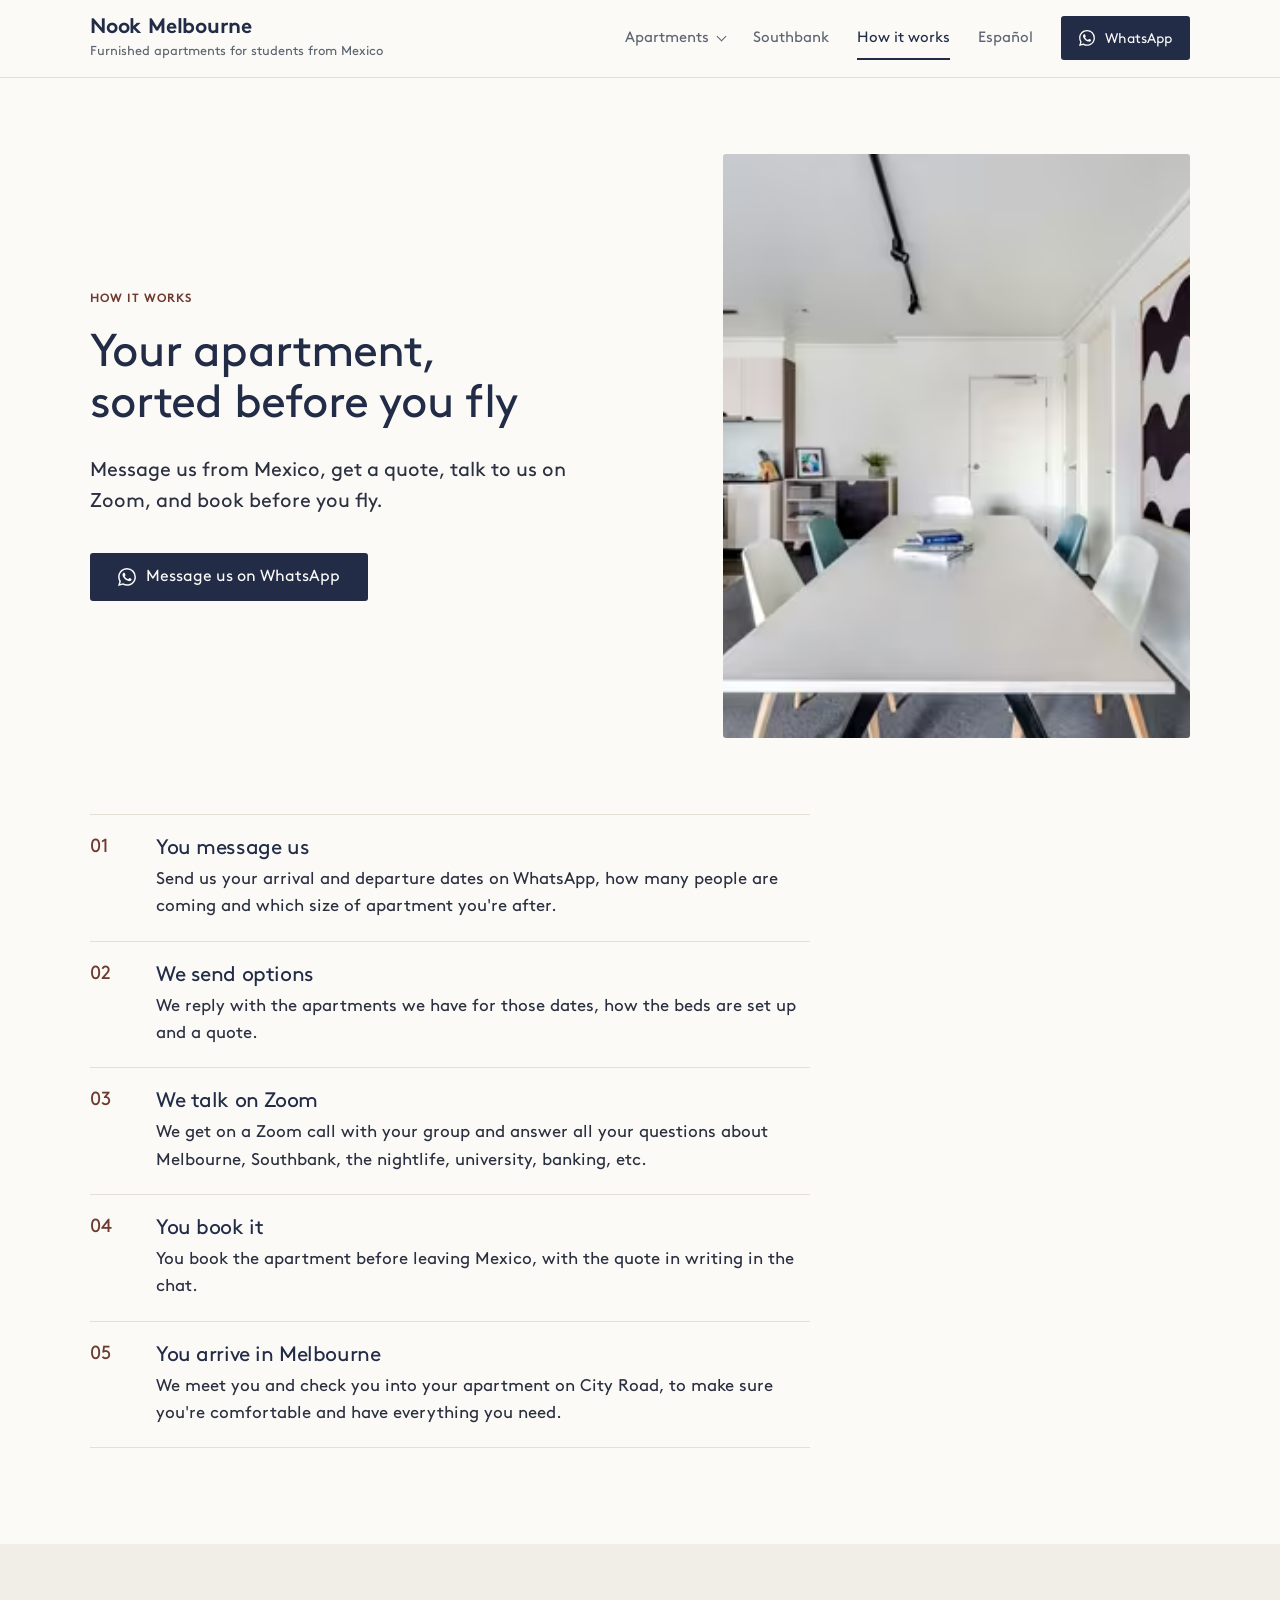
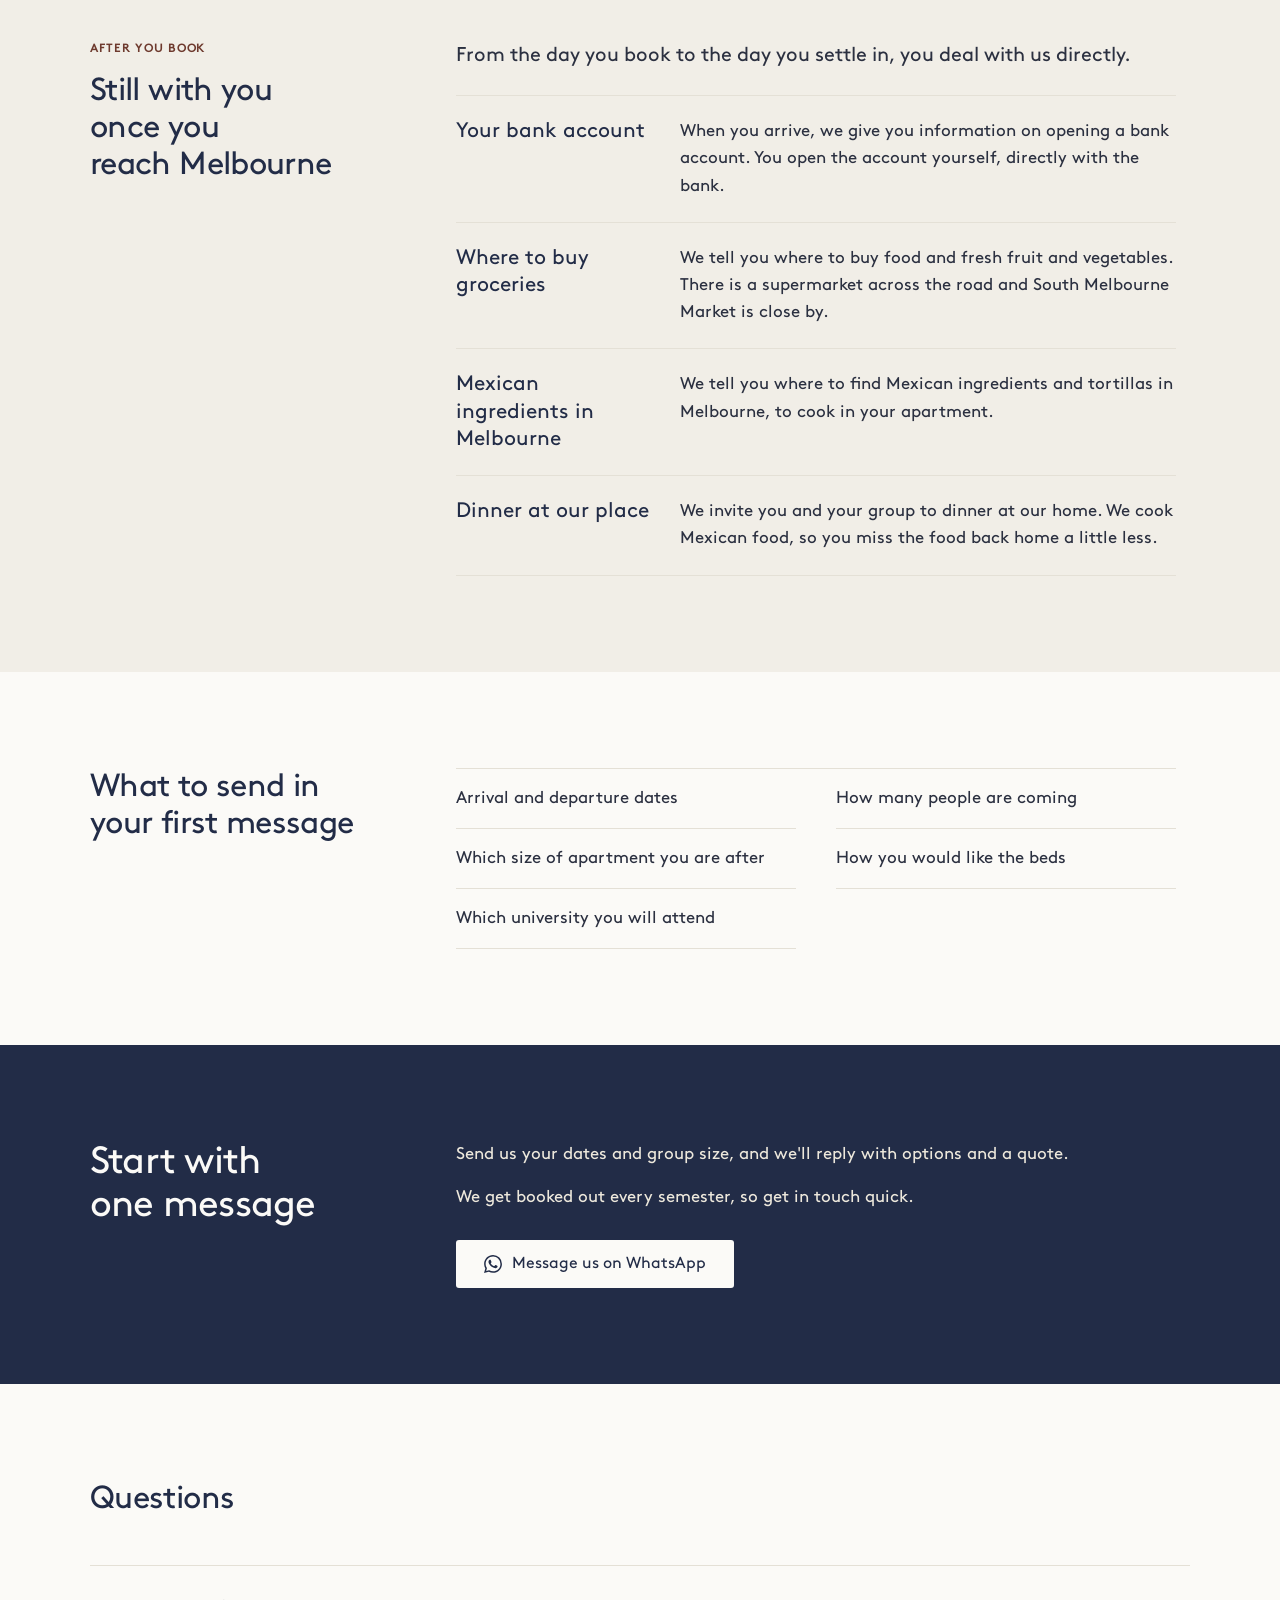
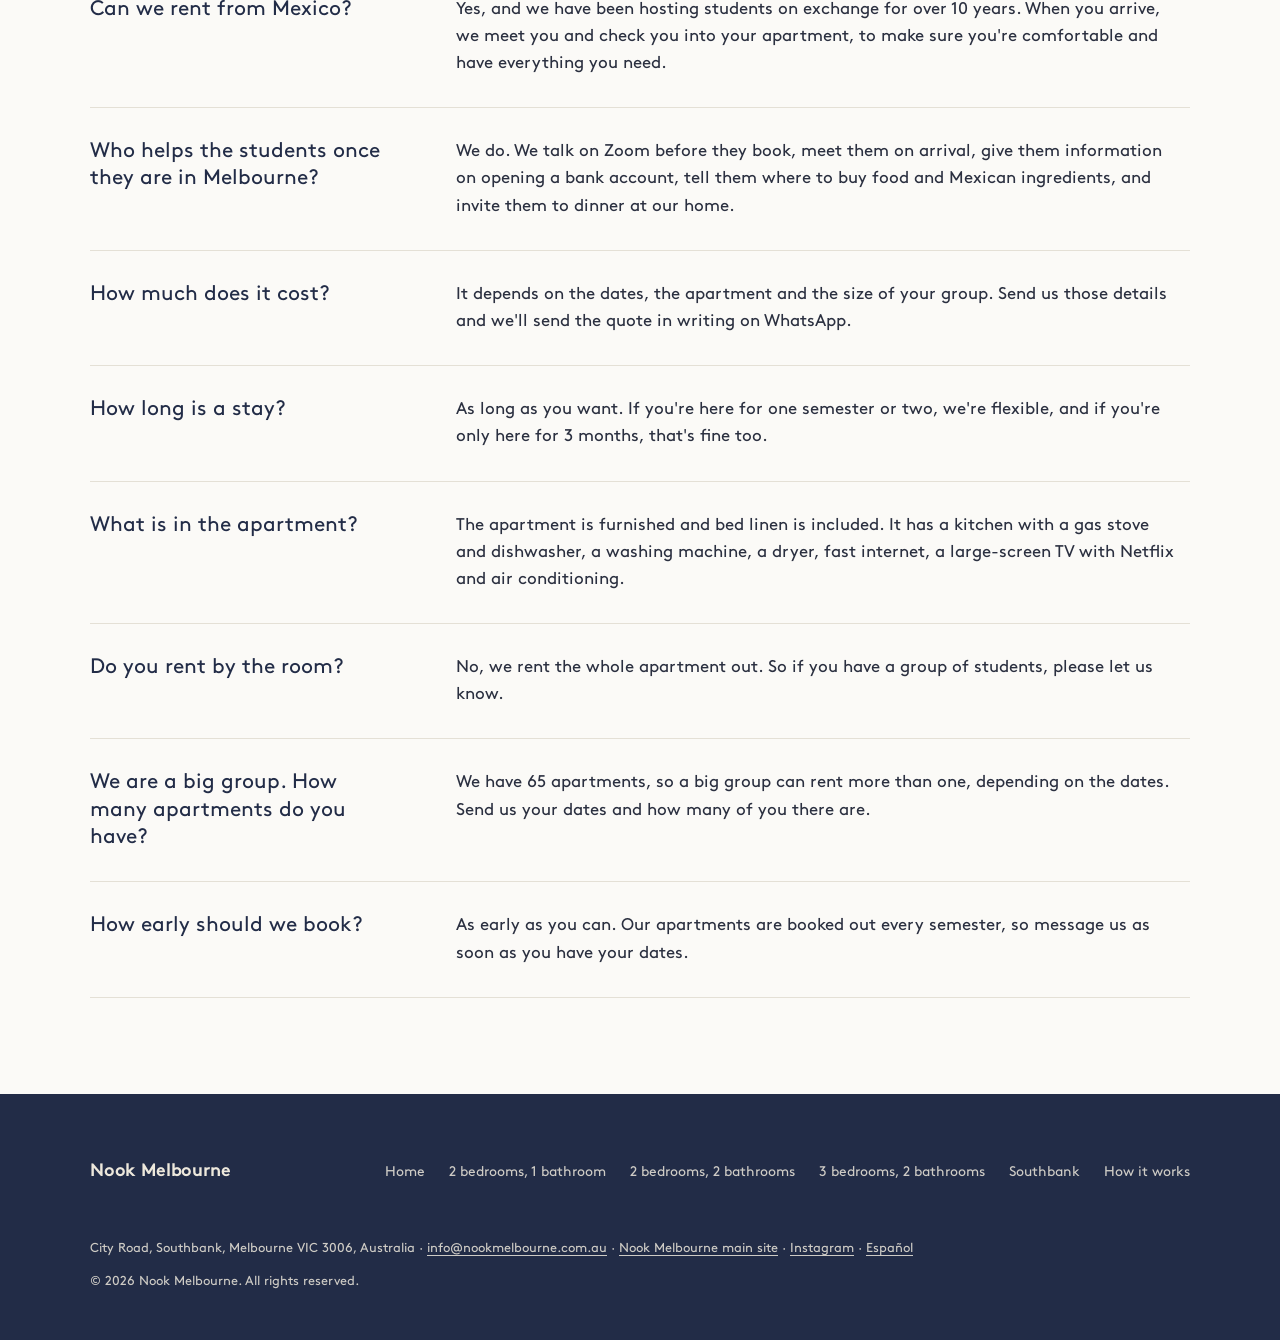
<file: en/how-it-works/index.html>
<!doctype html>
<html lang="en-AU">
<head>
<meta charset="utf-8">
<meta name="viewport" content="width=device-width, initial-scale=1">
<title>How to rent your Melbourne apartment from Mexico</title>
<meta name="description" content="How to rent a furnished apartment in Southbank, Melbourne, from Mexico for your exchange: you message us, we send options, we talk on Zoom, and you book it.">
<link rel="canonical" href="https://nookmelbourne.mx/en/how-it-works/">
<link rel="alternate" hreflang="es-MX" href="https://nookmelbourne.mx/como-funciona/">
<link rel="alternate" hreflang="es" href="https://nookmelbourne.mx/como-funciona/">
<link rel="alternate" hreflang="en" href="https://nookmelbourne.mx/en/how-it-works/">
<link rel="alternate" hreflang="x-default" href="https://nookmelbourne.mx/como-funciona/">
<meta property="og:type" content="website">
<meta property="og:site_name" content="Nook Melbourne">
<meta property="og:title" content="How to rent your Melbourne apartment from Mexico">
<meta property="og:description" content="How to rent a furnished apartment in Southbank, Melbourne, from Mexico for your exchange: you message us, we send options, we talk on Zoom, and you book it.">
<meta property="og:url" content="https://nookmelbourne.mx/en/how-it-works/">
<meta property="og:image" content="https://nookmelbourne.mx/img/og-62db8e24f3.jpg">
<meta property="og:image:width" content="1200">
<meta property="og:image:height" content="630">
<meta property="og:locale" content="en_AU">
<meta property="og:locale:alternate" content="es_MX">
<meta name="twitter:card" content="summary_large_image">
<meta name="twitter:title" content="How to rent your Melbourne apartment from Mexico">
<meta name="twitter:description" content="How to rent a furnished apartment in Southbank, Melbourne, from Mexico for your exchange: you message us, we send options, we talk on Zoom, and you book it.">
<meta name="twitter:image" content="https://nookmelbourne.mx/img/og-62db8e24f3.jpg">
<meta name="theme-color" content="#FBFAF7">
<link rel="icon" href="/favicon.svg" type="image/svg+xml">
<link rel="preload" href="/assets/fonts/brown-regular-5.9a13184d.woff2" as="font" type="font/woff2" crossorigin>
<link rel="preload" href="/assets/fonts/brown-bold-6.a865403e.woff2" as="font" type="font/woff2" crossorigin>
<link rel="preload" as="image" type="image/avif" imagesrcset="/img/62db8e24f3-480.avif 480w, /img/62db8e24f3-800.avif 800w, /img/62db8e24f3-1200.avif 1200w" imagesizes="(min-width: 1180px) 467px, (min-width: 961px) 40vw, (min-width: 721px) calc(100vw - 80px), calc(100vw - 40px)" fetchpriority="high">
<link rel="stylesheet" href="/assets/site.3c123c33.css">
<script type="application/ld+json">{"@context":"https://schema.org","@graph":[{"@type":"Organization","@id":"https://nookmelbourne.mx/#org","name":"Nook Melbourne","url":"https://nookmelbourne.com.au/","email":"info@nookmelbourne.com.au","sameAs":["https://nookmelbourne.com.au/","https://www.instagram.com/nookmelbourne/"]},{"@type":"WebSite","@id":"https://nookmelbourne.mx/en/#website","url":"https://nookmelbourne.mx/en/","name":"Nook Melbourne","inLanguage":"en-AU","publisher":{"@id":"https://nookmelbourne.mx/#org"}},{"@type":"BreadcrumbList","@id":"https://nookmelbourne.mx/en/how-it-works/#breadcrumb","itemListElement":[{"@type":"ListItem","position":1,"name":"Home","item":"https://nookmelbourne.mx/en/"},{"@type":"ListItem","position":2,"name":"How it works","item":"https://nookmelbourne.mx/en/how-it-works/"}]},{"@type":"WebPage","@id":"https://nookmelbourne.mx/en/how-it-works/#webpage","url":"https://nookmelbourne.mx/en/how-it-works/","name":"How to rent your Melbourne apartment from Mexico","description":"How to rent a furnished apartment in Southbank, Melbourne, from Mexico for your exchange: you message us, we send options, we talk on Zoom, and you book it.","inLanguage":"en-AU","isPartOf":{"@id":"https://nookmelbourne.mx/en/#website"},"breadcrumb":{"@id":"https://nookmelbourne.mx/en/how-it-works/#breadcrumb"},"primaryImageOfPage":{"@type":"ImageObject","url":"https://nookmelbourne.mx/img/og-62db8e24f3.jpg"}},{"@type":"FAQPage","@id":"https://nookmelbourne.mx/en/how-it-works/#faq","mainEntity":[{"@type":"Question","name":"Can we rent from Mexico?","acceptedAnswer":{"@type":"Answer","text":"Yes, and we have been hosting students on exchange for over 10 years. When you arrive, we meet you and check you into your apartment, to make sure you're comfortable and have everything you need."}},{"@type":"Question","name":"Who helps the students once they are in Melbourne?","acceptedAnswer":{"@type":"Answer","text":"We do. We talk on Zoom before they book, meet them on arrival, give them information on opening a bank account, tell them where to buy food and Mexican ingredients, and invite them to dinner at our home."}},{"@type":"Question","name":"How much does it cost?","acceptedAnswer":{"@type":"Answer","text":"It depends on the dates, the apartment and the size of your group. Send us those details and we'll send the quote in writing on WhatsApp."}},{"@type":"Question","name":"How long is a stay?","acceptedAnswer":{"@type":"Answer","text":"As long as you want. If you're here for one semester or two, we're flexible, and if you're only here for 3 months, that's fine too."}},{"@type":"Question","name":"What is in the apartment?","acceptedAnswer":{"@type":"Answer","text":"The apartment is furnished and bed linen is included. It has a kitchen with a gas stove and dishwasher, a washing machine, a dryer, fast internet, a large-screen TV with Netflix and air conditioning."}},{"@type":"Question","name":"Do you rent by the room?","acceptedAnswer":{"@type":"Answer","text":"No, we rent the whole apartment out. So if you have a group of students, please let us know."}},{"@type":"Question","name":"We are a big group. How many apartments do you have?","acceptedAnswer":{"@type":"Answer","text":"We have 65 apartments, so a big group can rent more than one, depending on the dates. Send us your dates and how many of you there are."}},{"@type":"Question","name":"How early should we book?","acceptedAnswer":{"@type":"Answer","text":"As early as you can. Our apartments are booked out every semester, so message us as soon as you have your dates."}}]}]}</script>
</head>
<body>
<a class="skip-link" href="#main">Skip to content</a>
<header class="site">
  <div class="masthead">
    <a class="wordmark" href="/en/"><span class="wm">Nook Melbourne</span><span class="wm-sub">Furnished apartments for students from Mexico</span></a>
    <nav class="site-nav" aria-label="Main navigation">
      <ul>
        <li>
          <details class="dd">
            <summary>Apartments</summary>
            <ul class="dd-panel">
              <li><a href="/en/2-bedroom-1-bathroom/">2 bedrooms, 1 bathroom</a></li>
              <li><a href="/en/2-bedroom-2-bathroom/">2 bedrooms, 2 bathrooms</a></li>
              <li><a href="/en/3-bedroom-2-bathroom/">3 bedrooms, 2 bathrooms</a></li>
            </ul>
          </details>
        </li>
        <li><a href="/en/southbank/">Southbank</a></li>
        <li><a href="/en/how-it-works/" aria-current="page">How it works</a></li>
        <li><a href="/como-funciona/" hreflang="es-MX" lang="es-MX" aria-label="Ver esta página en español">Español</a></li>
        <li><a class="btn" href="https://wa.me/61452669352?text=Hi%2C%20I%20read%20how%20renting%20works.%20We%20are%20%5Bnumber%5D%20students%20going%20to%20%5Buniversity%5D%2C%20looking%20for%20an%20apartment%20from%20%5Barrival%20date%5D%20to%20%5Bdeparture%20date%5D." target="_blank" rel="noopener"><svg viewBox="0 0 24 24" aria-hidden="true" focusable="false"><path d="M17.472 14.382c-.297-.149-1.758-.867-2.03-.967-.273-.099-.471-.148-.67.15-.197.297-.767.966-.94 1.164-.173.199-.347.223-.644.075-.297-.15-1.255-.463-2.39-1.475-.883-.788-1.48-1.761-1.653-2.059-.173-.297-.018-.458.13-.606.134-.133.298-.347.446-.52.149-.174.198-.298.298-.497.099-.198.05-.371-.025-.52-.075-.149-.669-1.612-.916-2.207-.242-.579-.487-.5-.669-.51-.173-.008-.371-.01-.57-.01-.198 0-.52.074-.792.372-.272.297-1.04 1.016-1.04 2.479 0 1.462 1.065 2.875 1.213 3.074.149.198 2.096 3.2 5.077 4.487.709.306 1.262.489 1.694.625.712.227 1.36.195 1.871.118.571-.085 1.758-.719 2.006-1.413.248-.694.248-1.289.173-1.413-.074-.124-.272-.198-.57-.347m-5.421 7.403h-.004a9.87 9.87 0 0 1-5.031-1.378l-.361-.214-3.741.982.998-3.648-.235-.374a9.86 9.86 0 0 1-1.51-5.26c.001-5.45 4.436-9.884 9.888-9.884 2.64 0 5.122 1.03 6.988 2.898a9.825 9.825 0 0 1 2.893 6.994c-.003 5.45-4.437 9.884-9.885 9.884m8.413-18.297A11.815 11.815 0 0 0 12.05 0C5.495 0 .16 5.335.157 11.892c0 2.096.547 4.142 1.588 5.945L.057 24l6.305-1.654a11.882 11.882 0 0 0 5.683 1.448h.005c6.554 0 11.89-5.335 11.893-11.893a11.821 11.821 0 0 0-3.48-8.413Z"/></svg><span>WhatsApp</span></a></li>
      </ul>
    </nav>
    <details class="nav-mob">
      <summary><span>Menu</span><span class="burger" aria-hidden="true"></span></summary>
      <nav aria-label="Main navigation">
        <p class="micro">Apartments</p>
        <ul>
              <li><a href="/en/2-bedroom-1-bathroom/">2 bedrooms, 1 bathroom</a></li>
              <li><a href="/en/2-bedroom-2-bathroom/">2 bedrooms, 2 bathrooms</a></li>
              <li><a href="/en/3-bedroom-2-bathroom/">3 bedrooms, 2 bathrooms</a></li>
        </ul>
        <ul>
          <li><a href="/en/southbank/">Southbank</a></li>
          <li><a href="/en/how-it-works/" aria-current="page">How it works</a></li>
          <li><a href="/como-funciona/" hreflang="es-MX" lang="es-MX" aria-label="Ver esta página en español">Español</a></li>
        </ul>
        <p class="nav-mob-cta"><a class="btn" href="https://wa.me/61452669352?text=Hi%2C%20I%20read%20how%20renting%20works.%20We%20are%20%5Bnumber%5D%20students%20going%20to%20%5Buniversity%5D%2C%20looking%20for%20an%20apartment%20from%20%5Barrival%20date%5D%20to%20%5Bdeparture%20date%5D." target="_blank" rel="noopener"><svg viewBox="0 0 24 24" aria-hidden="true" focusable="false"><path d="M17.472 14.382c-.297-.149-1.758-.867-2.03-.967-.273-.099-.471-.148-.67.15-.197.297-.767.966-.94 1.164-.173.199-.347.223-.644.075-.297-.15-1.255-.463-2.39-1.475-.883-.788-1.48-1.761-1.653-2.059-.173-.297-.018-.458.13-.606.134-.133.298-.347.446-.52.149-.174.198-.298.298-.497.099-.198.05-.371-.025-.52-.075-.149-.669-1.612-.916-2.207-.242-.579-.487-.5-.669-.51-.173-.008-.371-.01-.57-.01-.198 0-.52.074-.792.372-.272.297-1.04 1.016-1.04 2.479 0 1.462 1.065 2.875 1.213 3.074.149.198 2.096 3.2 5.077 4.487.709.306 1.262.489 1.694.625.712.227 1.36.195 1.871.118.571-.085 1.758-.719 2.006-1.413.248-.694.248-1.289.173-1.413-.074-.124-.272-.198-.57-.347m-5.421 7.403h-.004a9.87 9.87 0 0 1-5.031-1.378l-.361-.214-3.741.982.998-3.648-.235-.374a9.86 9.86 0 0 1-1.51-5.26c.001-5.45 4.436-9.884 9.888-9.884 2.64 0 5.122 1.03 6.988 2.898a9.825 9.825 0 0 1 2.893 6.994c-.003 5.45-4.437 9.884-9.885 9.884m8.413-18.297A11.815 11.815 0 0 0 12.05 0C5.495 0 .16 5.335.157 11.892c0 2.096.547 4.142 1.588 5.945L.057 24l6.305-1.654a11.882 11.882 0 0 0 5.683 1.448h.005c6.554 0 11.89-5.335 11.893-11.893a11.821 11.821 0 0 0-3.48-8.413Z"/></svg><span>Message us on WhatsApp</span></a></p>
      </nav>
    </details>
  </div>
</header>

<main id="main" tabindex="-1">
<section class="hero ground-linen">
  <div class="wrap">
    <div class="hero-grid">
      <div class="hero-text rise">
        <p class="micro">How it works</p>
        <h1>Your apartment, sorted before you fly</h1>
        <p class="lead">Message us from Mexico, get a quote, talk to us on Zoom, and book before you fly.</p>

        <p class="actions"><a class="btn" href="https://wa.me/61452669352?text=Hi%2C%20I%20read%20how%20renting%20works.%20We%20are%20%5Bnumber%5D%20students%20going%20to%20%5Buniversity%5D%2C%20looking%20for%20an%20apartment%20from%20%5Barrival%20date%5D%20to%20%5Bdeparture%20date%5D." target="_blank" rel="noopener"><svg viewBox="0 0 24 24" aria-hidden="true" focusable="false"><path d="M17.472 14.382c-.297-.149-1.758-.867-2.03-.967-.273-.099-.471-.148-.67.15-.197.297-.767.966-.94 1.164-.173.199-.347.223-.644.075-.297-.15-1.255-.463-2.39-1.475-.883-.788-1.48-1.761-1.653-2.059-.173-.297-.018-.458.13-.606.134-.133.298-.347.446-.52.149-.174.198-.298.298-.497.099-.198.05-.371-.025-.52-.075-.149-.669-1.612-.916-2.207-.242-.579-.487-.5-.669-.51-.173-.008-.371-.01-.57-.01-.198 0-.52.074-.792.372-.272.297-1.04 1.016-1.04 2.479 0 1.462 1.065 2.875 1.213 3.074.149.198 2.096 3.2 5.077 4.487.709.306 1.262.489 1.694.625.712.227 1.36.195 1.871.118.571-.085 1.758-.719 2.006-1.413.248-.694.248-1.289.173-1.413-.074-.124-.272-.198-.57-.347m-5.421 7.403h-.004a9.87 9.87 0 0 1-5.031-1.378l-.361-.214-3.741.982.998-3.648-.235-.374a9.86 9.86 0 0 1-1.51-5.26c.001-5.45 4.436-9.884 9.888-9.884 2.64 0 5.122 1.03 6.988 2.898a9.825 9.825 0 0 1 2.893 6.994c-.003 5.45-4.437 9.884-9.885 9.884m8.413-18.297A11.815 11.815 0 0 0 12.05 0C5.495 0 .16 5.335.157 11.892c0 2.096.547 4.142 1.588 5.945L.057 24l6.305-1.654a11.882 11.882 0 0 0 5.683 1.448h.005c6.554 0 11.89-5.335 11.893-11.893a11.821 11.821 0 0 0-3.48-8.413Z"/></svg><span>Message us on WhatsApp</span></a></p>
      </div>
      <figure class="media r45 rise-2"><div class="frame"><picture><source type="image/avif" srcset="/img/62db8e24f3-480.avif 480w, /img/62db8e24f3-800.avif 800w, /img/62db8e24f3-1200.avif 1200w" sizes="(min-width: 1180px) 467px, (min-width: 961px) 40vw, (min-width: 721px) calc(100vw - 80px), calc(100vw - 40px)"><source type="image/webp" srcset="/img/62db8e24f3-480.webp 480w, /img/62db8e24f3-800.webp 800w, /img/62db8e24f3-1200.webp 1200w" sizes="(min-width: 1180px) 467px, (min-width: 961px) 40vw, (min-width: 721px) calc(100vw - 80px), calc(100vw - 40px)"><img src="/img/62db8e24f3-800.jpg" srcset="/img/62db8e24f3-480.jpg 480w, /img/62db8e24f3-800.jpg 800w, /img/62db8e24f3-1200.jpg 1200w" sizes="(min-width: 1180px) 467px, (min-width: 961px) 40vw, (min-width: 721px) calc(100vw - 80px), calc(100vw - 40px)" width="1200" height="800" alt="Long dining table beside the kitchen" loading="eager" fetchpriority="high" decoding="async"></picture></div></figure>
    </div>

  </div>
</section>

<section class="ground-linen cont" id="steps" aria-label="How it works">
  <div class="wrap">

    <div class="col-720">
        <ol class="steps">
          <li><div><h2 class="step-title">You message us</h2><p>Send us your arrival and departure dates on WhatsApp, how many people are coming and which size of apartment you&#x27;re after.</p></div></li>
          <li><div><h2 class="step-title">We send options</h2><p>We reply with the apartments we have for those dates, how the beds are set up and a quote.</p></div></li>
          <li><div><h2 class="step-title">We talk on Zoom</h2><p>We get on a Zoom call with your group and answer all your questions about Melbourne, Southbank, the nightlife, university, banking, etc.</p></div></li>
          <li><div><h2 class="step-title">You book it</h2><p>You book the apartment before leaving Mexico, with the quote in writing in the chat.</p></div></li>
          <li><div><h2 class="step-title">You arrive in Melbourne</h2><p>We meet you and check you into your apartment on City Road, to make sure you&#x27;re comfortable and have everything you need.</p></div></li>
        </ol>
    </div>
  </div>
</section>

<section class="ground-deep" id="after" aria-labelledby="after-h">
  <div class="wrap">
    <div class="split">
      <div class="split-head">
        <p class="micro">After you book</p>
        <h2 id="after-h">Still with you once you reach Melbourne</h2>
      </div>
      <div class="split-body">
        <p class="lead">From the day you book to the day you settle in, you deal with us directly.</p>
        <dl class="directory">
          <div><dt>Your bank account</dt><dd>When you arrive, we give you information on opening a bank account. You open the account yourself, directly with the bank.</dd></div>
          <div><dt>Where to buy groceries</dt><dd>We tell you where to buy food and fresh fruit and vegetables. There is a supermarket across the road and South Melbourne Market is close by.</dd></div>
          <div><dt>Mexican ingredients in Melbourne</dt><dd>We tell you where to find Mexican ingredients and tortillas in Melbourne, to cook in your apartment.</dd></div>
          <div><dt>Dinner at our place</dt><dd>We invite you and your group to dinner at our home. We cook Mexican food, so you miss the food back home a little less.</dd></div>
        </dl>
      </div>
    </div>

  </div>
</section>

<section class="ground-linen" aria-labelledby="need-h">
  <div class="wrap">
    <div class="split">
      <div class="split-head">
        <h2 id="need-h">What to send in your first message</h2>
      </div>
      <div class="split-body">
        <ul class="rows two">
          <li>Arrival and departure dates</li>
          <li>How many people are coming</li>
          <li>Which size of apartment you are after</li>
          <li>How you would like the beds</li>
          <li>Which university you will attend</li>
        </ul>
      </div>
    </div>

  </div>
</section>


<section class="ground-navy plaque" aria-labelledby="cta-h">
  <div class="wrap">
    <div class="split">
      <div class="split-head">
        <h2 id="cta-h">Start with one message</h2>
      </div>
      <div class="split-body">
        <p>Send us your dates and group size, and we&#x27;ll reply with options and a quote.</p>
        <p class="booking-note">We get booked out every semester, so get in touch quick.</p>
        <p class="actions"><a class="btn" href="https://wa.me/61452669352?text=Hi%2C%20I%20read%20how%20renting%20works.%20We%20are%20%5Bnumber%5D%20students%20going%20to%20%5Buniversity%5D%2C%20looking%20for%20an%20apartment%20from%20%5Barrival%20date%5D%20to%20%5Bdeparture%20date%5D." target="_blank" rel="noopener"><svg viewBox="0 0 24 24" aria-hidden="true" focusable="false"><path d="M17.472 14.382c-.297-.149-1.758-.867-2.03-.967-.273-.099-.471-.148-.67.15-.197.297-.767.966-.94 1.164-.173.199-.347.223-.644.075-.297-.15-1.255-.463-2.39-1.475-.883-.788-1.48-1.761-1.653-2.059-.173-.297-.018-.458.13-.606.134-.133.298-.347.446-.52.149-.174.198-.298.298-.497.099-.198.05-.371-.025-.52-.075-.149-.669-1.612-.916-2.207-.242-.579-.487-.5-.669-.51-.173-.008-.371-.01-.57-.01-.198 0-.52.074-.792.372-.272.297-1.04 1.016-1.04 2.479 0 1.462 1.065 2.875 1.213 3.074.149.198 2.096 3.2 5.077 4.487.709.306 1.262.489 1.694.625.712.227 1.36.195 1.871.118.571-.085 1.758-.719 2.006-1.413.248-.694.248-1.289.173-1.413-.074-.124-.272-.198-.57-.347m-5.421 7.403h-.004a9.87 9.87 0 0 1-5.031-1.378l-.361-.214-3.741.982.998-3.648-.235-.374a9.86 9.86 0 0 1-1.51-5.26c.001-5.45 4.436-9.884 9.888-9.884 2.64 0 5.122 1.03 6.988 2.898a9.825 9.825 0 0 1 2.893 6.994c-.003 5.45-4.437 9.884-9.885 9.884m8.413-18.297A11.815 11.815 0 0 0 12.05 0C5.495 0 .16 5.335.157 11.892c0 2.096.547 4.142 1.588 5.945L.057 24l6.305-1.654a11.882 11.882 0 0 0 5.683 1.448h.005c6.554 0 11.89-5.335 11.893-11.893a11.821 11.821 0 0 0-3.48-8.413Z"/></svg><span>Message us on WhatsApp</span></a></p>
      </div>
    </div>
  </div>
</section>

<section class="ground-linen" id="faq" aria-labelledby="faq-h">
  <div class="wrap">
    <div class="section-head">
      <h2 id="faq-h">Questions</h2>
    </div>
    <dl class="faq">
      <div><dt>Can we rent from Mexico?</dt><dd><p>Yes, and we have been hosting students on exchange for over 10 years. When you arrive, we meet you and check you into your apartment, to make sure you&#x27;re comfortable and have everything you need.</p></dd></div>
      <div><dt>Who helps the students once they are in Melbourne?</dt><dd><p>We do. We talk on Zoom before they book, meet them on arrival, give them information on opening a bank account, tell them where to buy food and Mexican ingredients, and invite them to dinner at our home.</p></dd></div>
      <div><dt>How much does it cost?</dt><dd><p>It depends on the dates, the apartment and the size of your group. Send us those details and we&#x27;ll send the quote in writing on WhatsApp.</p></dd></div>
      <div><dt>How long is a stay?</dt><dd><p>As long as you want. If you&#x27;re here for one semester or two, we&#x27;re flexible, and if you&#x27;re only here for 3 months, that&#x27;s fine too.</p></dd></div>
      <div><dt>What is in the apartment?</dt><dd><p>The apartment is furnished and bed linen is included. It has a kitchen with a gas stove and dishwasher, a washing machine, a dryer, fast internet, a large-screen TV with Netflix and air conditioning.</p></dd></div>
      <div><dt>Do you rent by the room?</dt><dd><p>No, we rent the whole apartment out. So if you have a group of students, please let us know.</p></dd></div>
      <div><dt>We are a big group. How many apartments do you have?</dt><dd><p>We have 65 apartments, so a big group can rent more than one, depending on the dates. Send us your dates and how many of you there are.</p></dd></div>
      <div><dt>How early should we book?</dt><dd><p>As early as you can. Our apartments are booked out every semester, so message us as soon as you have your dates.</p></dd></div>
    </dl>
  </div>
</section>


</main>
<footer class="site">
  <div class="wrap">
    <div class="foot">
      <a class="wordmark" href="/en/"><span class="wm">Nook Melbourne</span></a>
      <nav aria-label="Site navigation">
        <ul>
          <li><a href="/en/">Home</a></li>
          <li><a href="/en/2-bedroom-1-bathroom/">2 bedrooms, 1 bathroom</a></li>
          <li><a href="/en/2-bedroom-2-bathroom/">2 bedrooms, 2 bathrooms</a></li>
          <li><a href="/en/3-bedroom-2-bathroom/">3 bedrooms, 2 bathrooms</a></li>
          <li><a href="/en/southbank/">Southbank</a></li>
          <li><a href="/en/how-it-works/">How it works</a></li>
        </ul>
      </nav>
    </div>
    <p class="disclosure">City Road, Southbank, Melbourne VIC 3006, Australia · <a href="mailto:info@nookmelbourne.com.au">info@nookmelbourne.com.au</a> · <a href="https://nookmelbourne.com.au/" target="_blank" rel="noopener">Nook Melbourne main site</a> · <a href="https://www.instagram.com/nookmelbourne/" target="_blank" rel="noopener">Instagram</a> · <a href="/como-funciona/" hreflang="es-MX" lang="es-MX" aria-label="Ver esta página en español">Español</a><br>© 2026 Nook Melbourne. All rights reserved.</p>
  </div>
</footer>

<a class="fab" href="https://wa.me/61452669352?text=Hi%2C%20I%20read%20how%20renting%20works.%20We%20are%20%5Bnumber%5D%20students%20going%20to%20%5Buniversity%5D%2C%20looking%20for%20an%20apartment%20from%20%5Barrival%20date%5D%20to%20%5Bdeparture%20date%5D." target="_blank" rel="noopener" aria-label="Message us on WhatsApp"><svg viewBox="0 0 24 24" aria-hidden="true" focusable="false"><path d="M17.472 14.382c-.297-.149-1.758-.867-2.03-.967-.273-.099-.471-.148-.67.15-.197.297-.767.966-.94 1.164-.173.199-.347.223-.644.075-.297-.15-1.255-.463-2.39-1.475-.883-.788-1.48-1.761-1.653-2.059-.173-.297-.018-.458.13-.606.134-.133.298-.347.446-.52.149-.174.198-.298.298-.497.099-.198.05-.371-.025-.52-.075-.149-.669-1.612-.916-2.207-.242-.579-.487-.5-.669-.51-.173-.008-.371-.01-.57-.01-.198 0-.52.074-.792.372-.272.297-1.04 1.016-1.04 2.479 0 1.462 1.065 2.875 1.213 3.074.149.198 2.096 3.2 5.077 4.487.709.306 1.262.489 1.694.625.712.227 1.36.195 1.871.118.571-.085 1.758-.719 2.006-1.413.248-.694.248-1.289.173-1.413-.074-.124-.272-.198-.57-.347m-5.421 7.403h-.004a9.87 9.87 0 0 1-5.031-1.378l-.361-.214-3.741.982.998-3.648-.235-.374a9.86 9.86 0 0 1-1.51-5.26c.001-5.45 4.436-9.884 9.888-9.884 2.64 0 5.122 1.03 6.988 2.898a9.825 9.825 0 0 1 2.893 6.994c-.003 5.45-4.437 9.884-9.885 9.884m8.413-18.297A11.815 11.815 0 0 0 12.05 0C5.495 0 .16 5.335.157 11.892c0 2.096.547 4.142 1.588 5.945L.057 24l6.305-1.654a11.882 11.882 0 0 0 5.683 1.448h.005c6.554 0 11.89-5.335 11.893-11.893a11.821 11.821 0 0 0-3.48-8.413Z"/></svg></a>
<script src="/assets/site.04ca7768.js" defer></script>
</body>
</html>
</file>
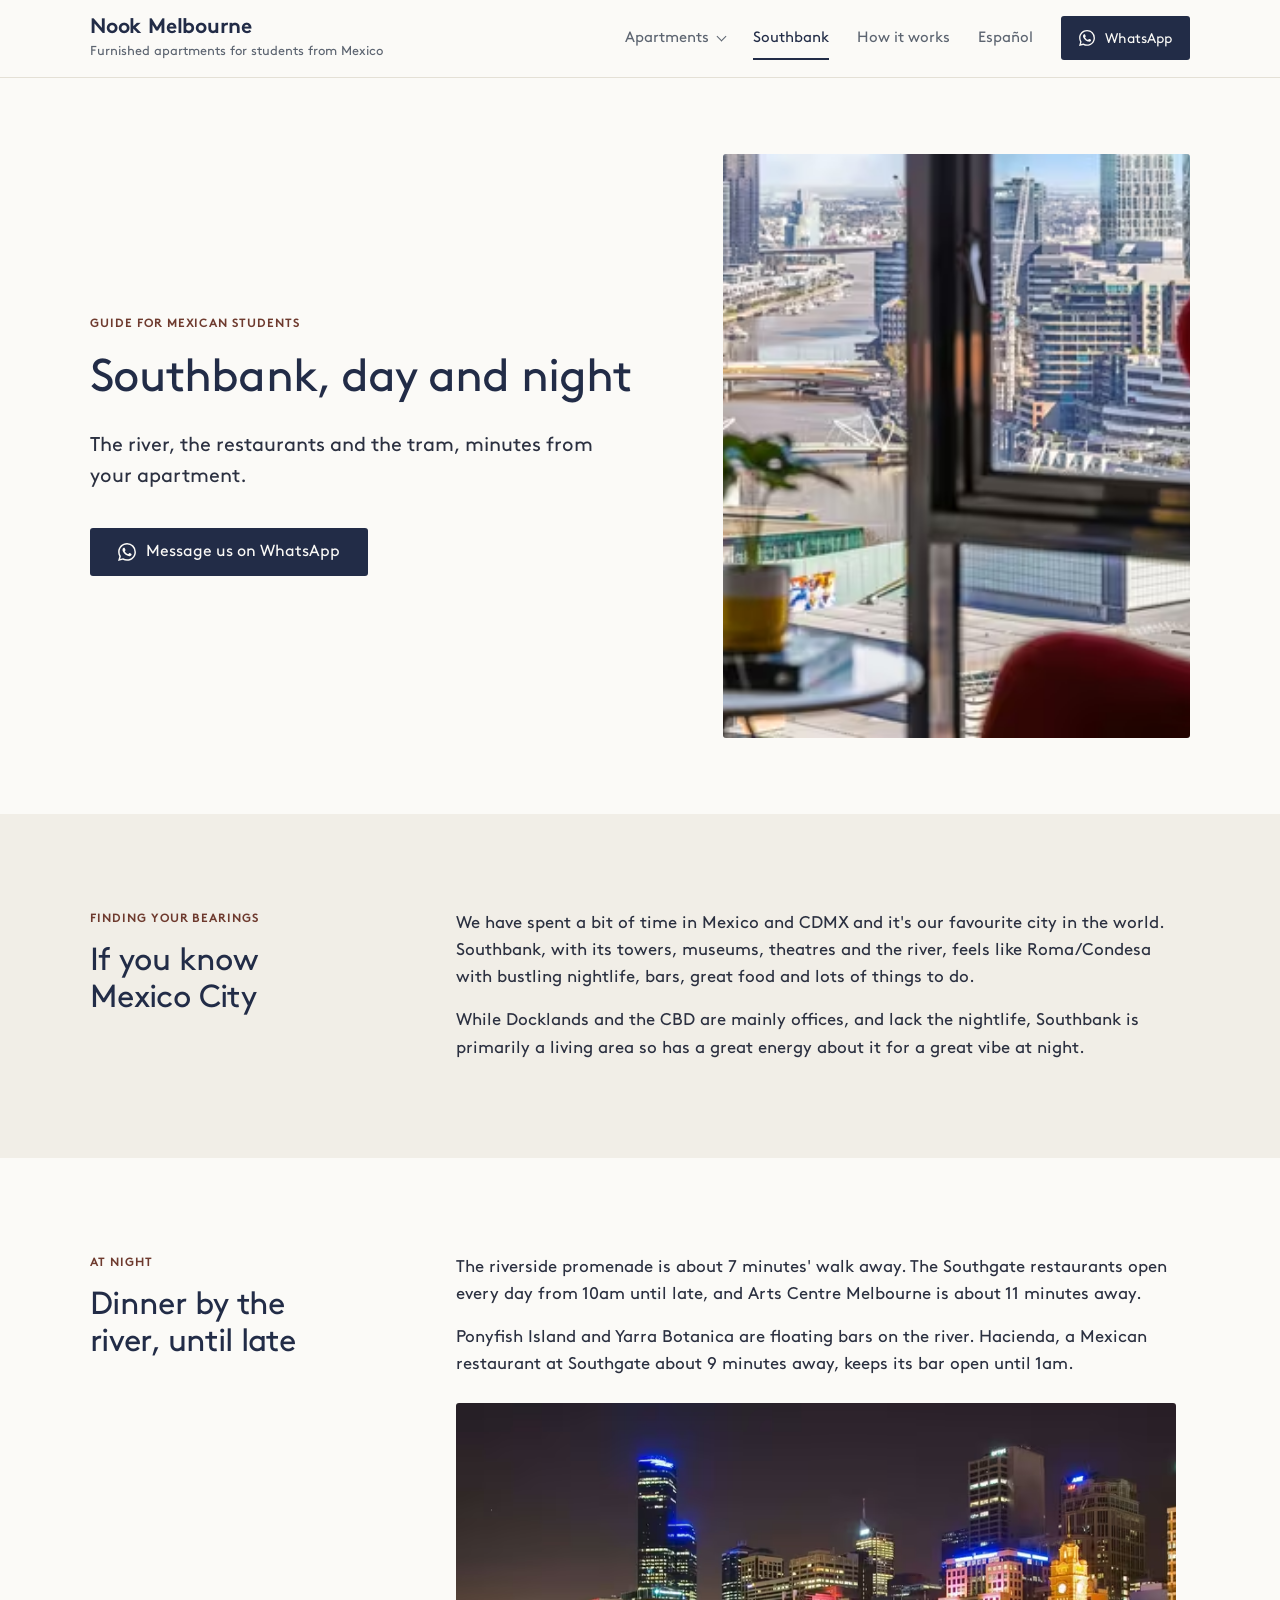
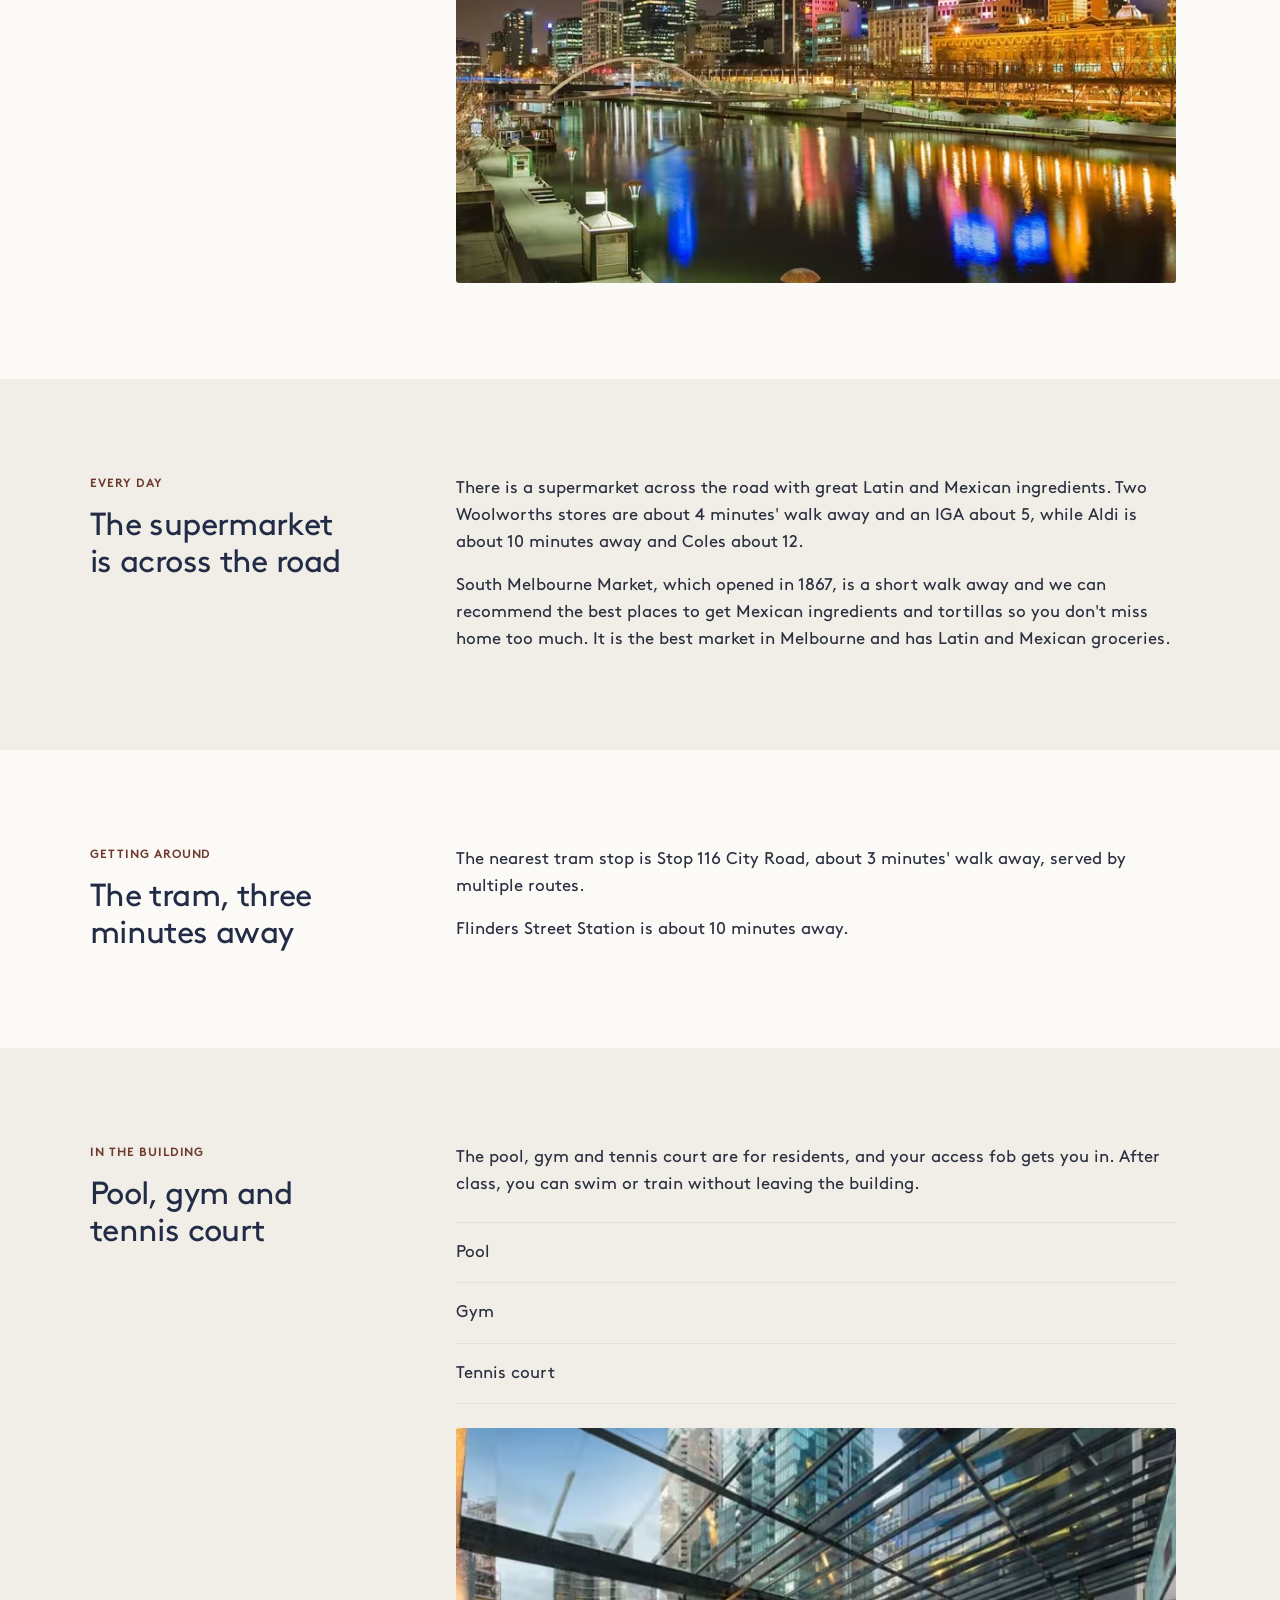
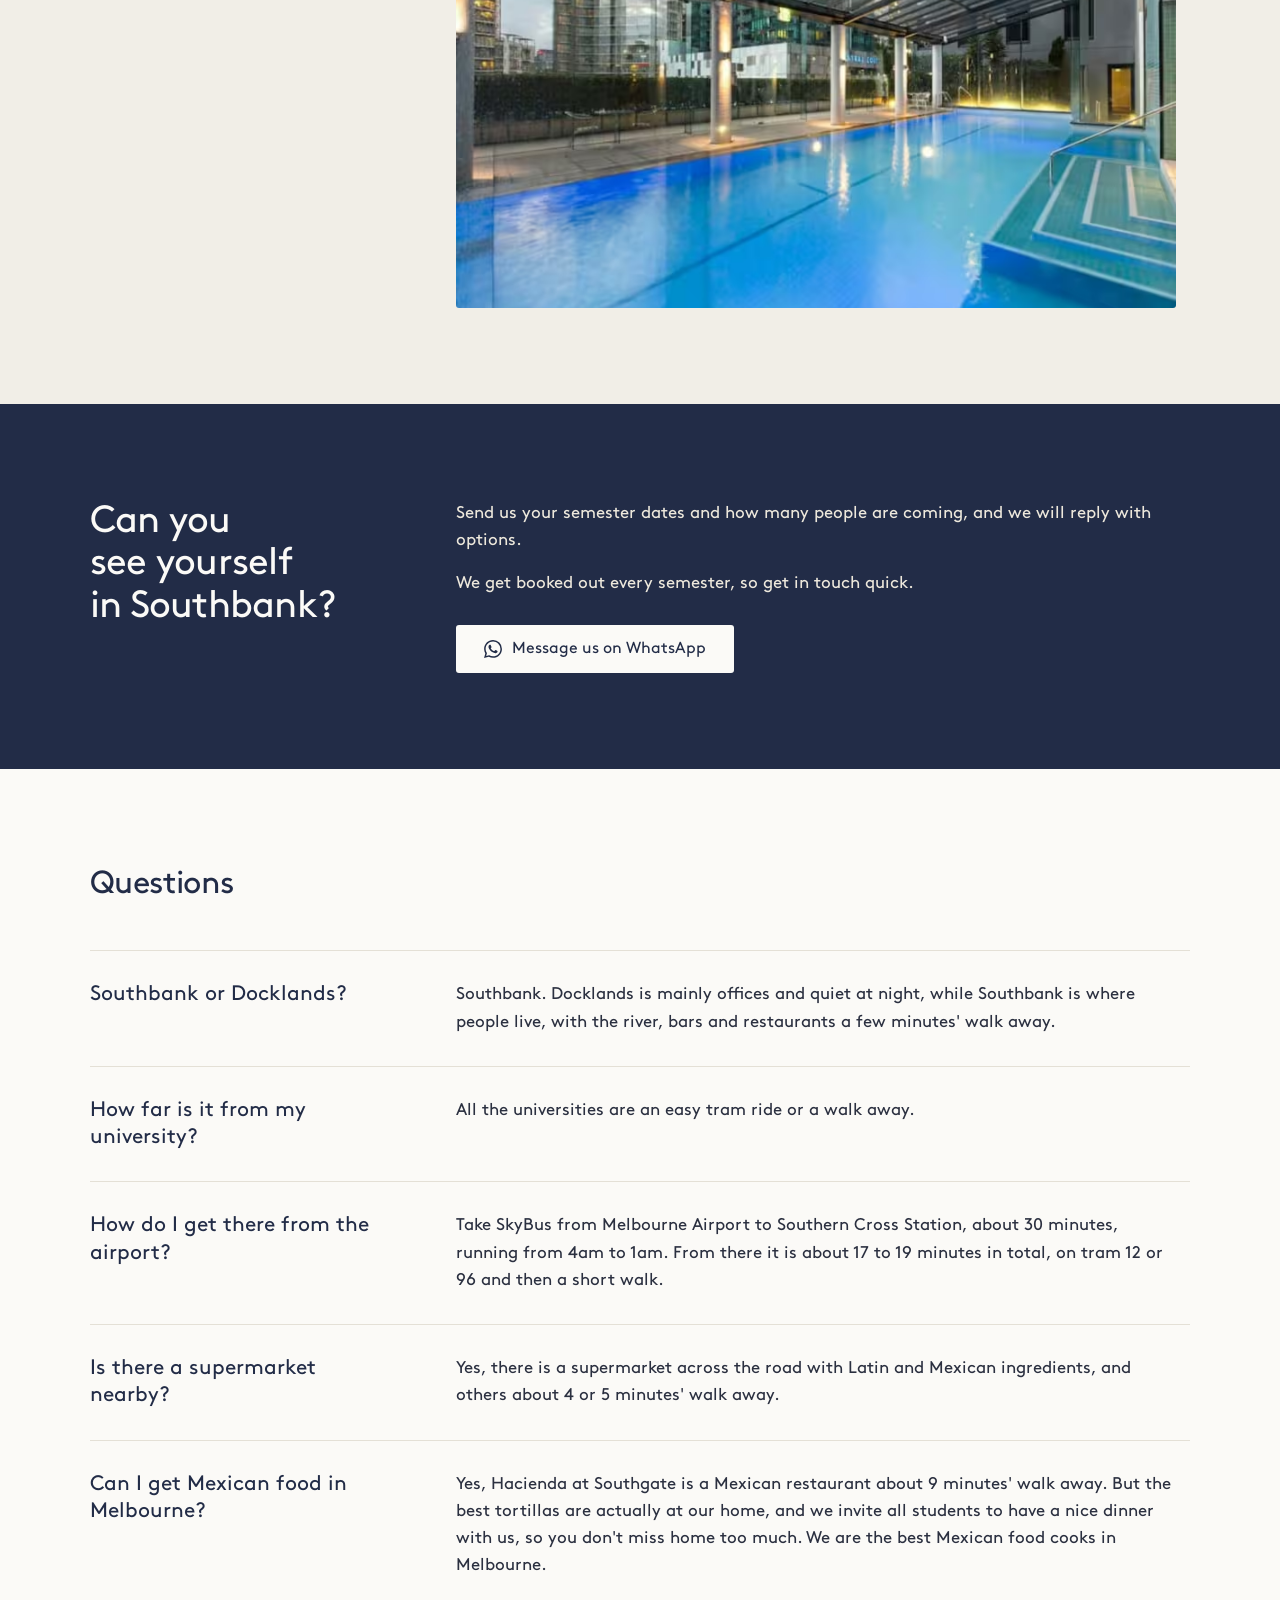
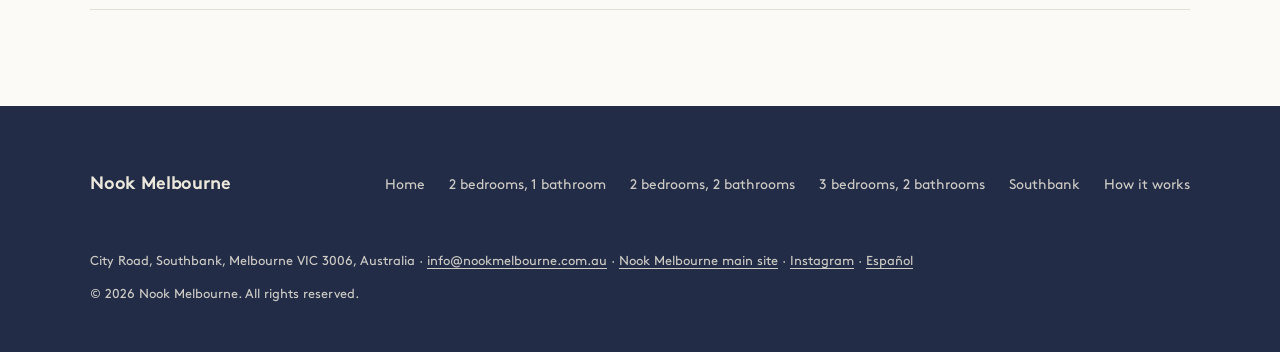
<file: en/southbank/index.html>
<!doctype html>
<html lang="en-AU">
<head>
<meta charset="utf-8">
<meta name="viewport" content="width=device-width, initial-scale=1">
<title>Living in Southbank, Melbourne, on exchange from Mexico</title>
<meta name="description" content="What Southbank, Melbourne, is like for exchange students from Mexico: riverside restaurants, theatres, supermarkets nearby and a tram stop three minutes away.">
<link rel="canonical" href="https://nookmelbourne.mx/en/southbank/">
<link rel="alternate" hreflang="es-MX" href="https://nookmelbourne.mx/southbank/">
<link rel="alternate" hreflang="es" href="https://nookmelbourne.mx/southbank/">
<link rel="alternate" hreflang="en" href="https://nookmelbourne.mx/en/southbank/">
<link rel="alternate" hreflang="x-default" href="https://nookmelbourne.mx/southbank/">
<meta property="og:type" content="website">
<meta property="og:site_name" content="Nook Melbourne">
<meta property="og:title" content="Living in Southbank, Melbourne, on exchange from Mexico">
<meta property="og:description" content="What Southbank, Melbourne, is like for exchange students from Mexico: riverside restaurants, theatres, supermarkets nearby and a tram stop three minutes away.">
<meta property="og:url" content="https://nookmelbourne.mx/en/southbank/">
<meta property="og:image" content="https://nookmelbourne.mx/img/og-a38ca10bee.jpg">
<meta property="og:image:width" content="1200">
<meta property="og:image:height" content="630">
<meta property="og:locale" content="en_AU">
<meta property="og:locale:alternate" content="es_MX">
<meta name="twitter:card" content="summary_large_image">
<meta name="twitter:title" content="Living in Southbank, Melbourne, on exchange from Mexico">
<meta name="twitter:description" content="What Southbank, Melbourne, is like for exchange students from Mexico: riverside restaurants, theatres, supermarkets nearby and a tram stop three minutes away.">
<meta name="twitter:image" content="https://nookmelbourne.mx/img/og-a38ca10bee.jpg">
<meta name="theme-color" content="#FBFAF7">
<link rel="icon" href="/favicon.svg" type="image/svg+xml">
<link rel="preload" href="/assets/fonts/brown-regular-5.9a13184d.woff2" as="font" type="font/woff2" crossorigin>
<link rel="preload" href="/assets/fonts/brown-bold-6.a865403e.woff2" as="font" type="font/woff2" crossorigin>
<link rel="preload" as="image" type="image/avif" imagesrcset="/img/a38ca10bee-480.avif 480w, /img/a38ca10bee-800.avif 800w, /img/a38ca10bee-1200.avif 1200w" imagesizes="(min-width: 1180px) 467px, (min-width: 961px) 40vw, (min-width: 721px) calc(100vw - 80px), calc(100vw - 40px)" fetchpriority="high">
<link rel="stylesheet" href="/assets/site.3c123c33.css">
<script type="application/ld+json">{"@context":"https://schema.org","@graph":[{"@type":"Organization","@id":"https://nookmelbourne.mx/#org","name":"Nook Melbourne","url":"https://nookmelbourne.com.au/","email":"info@nookmelbourne.com.au","sameAs":["https://nookmelbourne.com.au/","https://www.instagram.com/nookmelbourne/"]},{"@type":"WebSite","@id":"https://nookmelbourne.mx/en/#website","url":"https://nookmelbourne.mx/en/","name":"Nook Melbourne","inLanguage":"en-AU","publisher":{"@id":"https://nookmelbourne.mx/#org"}},{"@type":"BreadcrumbList","@id":"https://nookmelbourne.mx/en/southbank/#breadcrumb","itemListElement":[{"@type":"ListItem","position":1,"name":"Home","item":"https://nookmelbourne.mx/en/"},{"@type":"ListItem","position":2,"name":"Southbank","item":"https://nookmelbourne.mx/en/southbank/"}]},{"@type":"WebPage","@id":"https://nookmelbourne.mx/en/southbank/#webpage","url":"https://nookmelbourne.mx/en/southbank/","name":"Living in Southbank, Melbourne, on exchange from Mexico","description":"What Southbank, Melbourne, is like for exchange students from Mexico: riverside restaurants, theatres, supermarkets nearby and a tram stop three minutes away.","inLanguage":"en-AU","isPartOf":{"@id":"https://nookmelbourne.mx/en/#website"},"breadcrumb":{"@id":"https://nookmelbourne.mx/en/southbank/#breadcrumb"},"primaryImageOfPage":{"@type":"ImageObject","url":"https://nookmelbourne.mx/img/og-a38ca10bee.jpg"}},{"@type":"FAQPage","@id":"https://nookmelbourne.mx/en/southbank/#faq","mainEntity":[{"@type":"Question","name":"Southbank or Docklands?","acceptedAnswer":{"@type":"Answer","text":"Southbank. Docklands is mainly offices and quiet at night, while Southbank is where people live, with the river, bars and restaurants a few minutes' walk away."}},{"@type":"Question","name":"How far is it from my university?","acceptedAnswer":{"@type":"Answer","text":"All the universities are an easy tram ride or a walk away."}},{"@type":"Question","name":"How do I get there from the airport?","acceptedAnswer":{"@type":"Answer","text":"Take SkyBus from Melbourne Airport to Southern Cross Station, about 30 minutes, running from 4am to 1am. From there it is about 17 to 19 minutes in total, on tram 12 or 96 and then a short walk."}},{"@type":"Question","name":"Is there a supermarket nearby?","acceptedAnswer":{"@type":"Answer","text":"Yes, there is a supermarket across the road with Latin and Mexican ingredients, and others about 4 or 5 minutes' walk away."}},{"@type":"Question","name":"Can I get Mexican food in Melbourne?","acceptedAnswer":{"@type":"Answer","text":"Yes, Hacienda at Southgate is a Mexican restaurant about 9 minutes' walk away. But the best tortillas are actually at our home, and we invite all students to have a nice dinner with us, so you don't miss home too much. We are the best Mexican food cooks in Melbourne."}}]}]}</script>
</head>
<body>
<a class="skip-link" href="#main">Skip to content</a>
<header class="site">
  <div class="masthead">
    <a class="wordmark" href="/en/"><span class="wm">Nook Melbourne</span><span class="wm-sub">Furnished apartments for students from Mexico</span></a>
    <nav class="site-nav" aria-label="Main navigation">
      <ul>
        <li>
          <details class="dd">
            <summary>Apartments</summary>
            <ul class="dd-panel">
              <li><a href="/en/2-bedroom-1-bathroom/">2 bedrooms, 1 bathroom</a></li>
              <li><a href="/en/2-bedroom-2-bathroom/">2 bedrooms, 2 bathrooms</a></li>
              <li><a href="/en/3-bedroom-2-bathroom/">3 bedrooms, 2 bathrooms</a></li>
            </ul>
          </details>
        </li>
        <li><a href="/en/southbank/" aria-current="page">Southbank</a></li>
        <li><a href="/en/how-it-works/">How it works</a></li>
        <li><a href="/southbank/" hreflang="es-MX" lang="es-MX" aria-label="Ver esta página en español">Español</a></li>
        <li><a class="btn" href="https://wa.me/61452669352?text=Hi%2C%20I%20saw%20the%20Southbank%20page.%20We%20are%20%5Bnumber%5D%20students%20at%20%5Buniversity%5D%20looking%20for%20an%20apartment%20from%20%5Barrival%20date%5D%20to%20%5Bdeparture%20date%5D." target="_blank" rel="noopener"><svg viewBox="0 0 24 24" aria-hidden="true" focusable="false"><path d="M17.472 14.382c-.297-.149-1.758-.867-2.03-.967-.273-.099-.471-.148-.67.15-.197.297-.767.966-.94 1.164-.173.199-.347.223-.644.075-.297-.15-1.255-.463-2.39-1.475-.883-.788-1.48-1.761-1.653-2.059-.173-.297-.018-.458.13-.606.134-.133.298-.347.446-.52.149-.174.198-.298.298-.497.099-.198.05-.371-.025-.52-.075-.149-.669-1.612-.916-2.207-.242-.579-.487-.5-.669-.51-.173-.008-.371-.01-.57-.01-.198 0-.52.074-.792.372-.272.297-1.04 1.016-1.04 2.479 0 1.462 1.065 2.875 1.213 3.074.149.198 2.096 3.2 5.077 4.487.709.306 1.262.489 1.694.625.712.227 1.36.195 1.871.118.571-.085 1.758-.719 2.006-1.413.248-.694.248-1.289.173-1.413-.074-.124-.272-.198-.57-.347m-5.421 7.403h-.004a9.87 9.87 0 0 1-5.031-1.378l-.361-.214-3.741.982.998-3.648-.235-.374a9.86 9.86 0 0 1-1.51-5.26c.001-5.45 4.436-9.884 9.888-9.884 2.64 0 5.122 1.03 6.988 2.898a9.825 9.825 0 0 1 2.893 6.994c-.003 5.45-4.437 9.884-9.885 9.884m8.413-18.297A11.815 11.815 0 0 0 12.05 0C5.495 0 .16 5.335.157 11.892c0 2.096.547 4.142 1.588 5.945L.057 24l6.305-1.654a11.882 11.882 0 0 0 5.683 1.448h.005c6.554 0 11.89-5.335 11.893-11.893a11.821 11.821 0 0 0-3.48-8.413Z"/></svg><span>WhatsApp</span></a></li>
      </ul>
    </nav>
    <details class="nav-mob">
      <summary><span>Menu</span><span class="burger" aria-hidden="true"></span></summary>
      <nav aria-label="Main navigation">
        <p class="micro">Apartments</p>
        <ul>
              <li><a href="/en/2-bedroom-1-bathroom/">2 bedrooms, 1 bathroom</a></li>
              <li><a href="/en/2-bedroom-2-bathroom/">2 bedrooms, 2 bathrooms</a></li>
              <li><a href="/en/3-bedroom-2-bathroom/">3 bedrooms, 2 bathrooms</a></li>
        </ul>
        <ul>
          <li><a href="/en/southbank/" aria-current="page">Southbank</a></li>
          <li><a href="/en/how-it-works/">How it works</a></li>
          <li><a href="/southbank/" hreflang="es-MX" lang="es-MX" aria-label="Ver esta página en español">Español</a></li>
        </ul>
        <p class="nav-mob-cta"><a class="btn" href="https://wa.me/61452669352?text=Hi%2C%20I%20saw%20the%20Southbank%20page.%20We%20are%20%5Bnumber%5D%20students%20at%20%5Buniversity%5D%20looking%20for%20an%20apartment%20from%20%5Barrival%20date%5D%20to%20%5Bdeparture%20date%5D." target="_blank" rel="noopener"><svg viewBox="0 0 24 24" aria-hidden="true" focusable="false"><path d="M17.472 14.382c-.297-.149-1.758-.867-2.03-.967-.273-.099-.471-.148-.67.15-.197.297-.767.966-.94 1.164-.173.199-.347.223-.644.075-.297-.15-1.255-.463-2.39-1.475-.883-.788-1.48-1.761-1.653-2.059-.173-.297-.018-.458.13-.606.134-.133.298-.347.446-.52.149-.174.198-.298.298-.497.099-.198.05-.371-.025-.52-.075-.149-.669-1.612-.916-2.207-.242-.579-.487-.5-.669-.51-.173-.008-.371-.01-.57-.01-.198 0-.52.074-.792.372-.272.297-1.04 1.016-1.04 2.479 0 1.462 1.065 2.875 1.213 3.074.149.198 2.096 3.2 5.077 4.487.709.306 1.262.489 1.694.625.712.227 1.36.195 1.871.118.571-.085 1.758-.719 2.006-1.413.248-.694.248-1.289.173-1.413-.074-.124-.272-.198-.57-.347m-5.421 7.403h-.004a9.87 9.87 0 0 1-5.031-1.378l-.361-.214-3.741.982.998-3.648-.235-.374a9.86 9.86 0 0 1-1.51-5.26c.001-5.45 4.436-9.884 9.888-9.884 2.64 0 5.122 1.03 6.988 2.898a9.825 9.825 0 0 1 2.893 6.994c-.003 5.45-4.437 9.884-9.885 9.884m8.413-18.297A11.815 11.815 0 0 0 12.05 0C5.495 0 .16 5.335.157 11.892c0 2.096.547 4.142 1.588 5.945L.057 24l6.305-1.654a11.882 11.882 0 0 0 5.683 1.448h.005c6.554 0 11.89-5.335 11.893-11.893a11.821 11.821 0 0 0-3.48-8.413Z"/></svg><span>Message us on WhatsApp</span></a></p>
      </nav>
    </details>
  </div>
</header>

<main id="main" tabindex="-1">
<section class="hero ground-linen">
  <div class="wrap">
    <div class="hero-grid">
      <div class="hero-text rise">
        <p class="micro">Guide for Mexican students</p>
        <h1>Southbank, day and night</h1>
        <p class="lead">The river, the restaurants and the tram, minutes from your apartment.</p>

        <p class="actions"><a class="btn" href="https://wa.me/61452669352?text=Hi%2C%20I%20saw%20the%20Southbank%20page.%20We%20are%20%5Bnumber%5D%20students%20at%20%5Buniversity%5D%20looking%20for%20an%20apartment%20from%20%5Barrival%20date%5D%20to%20%5Bdeparture%20date%5D." target="_blank" rel="noopener"><svg viewBox="0 0 24 24" aria-hidden="true" focusable="false"><path d="M17.472 14.382c-.297-.149-1.758-.867-2.03-.967-.273-.099-.471-.148-.67.15-.197.297-.767.966-.94 1.164-.173.199-.347.223-.644.075-.297-.15-1.255-.463-2.39-1.475-.883-.788-1.48-1.761-1.653-2.059-.173-.297-.018-.458.13-.606.134-.133.298-.347.446-.52.149-.174.198-.298.298-.497.099-.198.05-.371-.025-.52-.075-.149-.669-1.612-.916-2.207-.242-.579-.487-.5-.669-.51-.173-.008-.371-.01-.57-.01-.198 0-.52.074-.792.372-.272.297-1.04 1.016-1.04 2.479 0 1.462 1.065 2.875 1.213 3.074.149.198 2.096 3.2 5.077 4.487.709.306 1.262.489 1.694.625.712.227 1.36.195 1.871.118.571-.085 1.758-.719 2.006-1.413.248-.694.248-1.289.173-1.413-.074-.124-.272-.198-.57-.347m-5.421 7.403h-.004a9.87 9.87 0 0 1-5.031-1.378l-.361-.214-3.741.982.998-3.648-.235-.374a9.86 9.86 0 0 1-1.51-5.26c.001-5.45 4.436-9.884 9.888-9.884 2.64 0 5.122 1.03 6.988 2.898a9.825 9.825 0 0 1 2.893 6.994c-.003 5.45-4.437 9.884-9.885 9.884m8.413-18.297A11.815 11.815 0 0 0 12.05 0C5.495 0 .16 5.335.157 11.892c0 2.096.547 4.142 1.588 5.945L.057 24l6.305-1.654a11.882 11.882 0 0 0 5.683 1.448h.005c6.554 0 11.89-5.335 11.893-11.893a11.821 11.821 0 0 0-3.48-8.413Z"/></svg><span>Message us on WhatsApp</span></a></p>
      </div>
      <figure class="media r45 rise-2"><div class="frame"><picture><source type="image/avif" srcset="/img/a38ca10bee-480.avif 480w, /img/a38ca10bee-800.avif 800w, /img/a38ca10bee-1200.avif 1200w" sizes="(min-width: 1180px) 467px, (min-width: 961px) 40vw, (min-width: 721px) calc(100vw - 80px), calc(100vw - 40px)"><source type="image/webp" srcset="/img/a38ca10bee-480.webp 480w, /img/a38ca10bee-800.webp 800w, /img/a38ca10bee-1200.webp 1200w" sizes="(min-width: 1180px) 467px, (min-width: 961px) 40vw, (min-width: 721px) calc(100vw - 80px), calc(100vw - 40px)"><img src="/img/a38ca10bee-800.jpg" srcset="/img/a38ca10bee-480.jpg 480w, /img/a38ca10bee-800.jpg 800w, /img/a38ca10bee-1200.jpg 1200w" sizes="(min-width: 1180px) 467px, (min-width: 961px) 40vw, (min-width: 721px) calc(100vw - 80px), calc(100vw - 40px)" width="1200" height="800" alt="View of the Yarra River and bridges from the window" loading="eager" fetchpriority="high" decoding="async"></picture></div></figure>
    </div>

  </div>
</section>

<section class="ground-deep" id="orientation" aria-labelledby="orientation-h">
  <div class="wrap">
    <div class="split">
      <div class="split-head">
        <p class="micro">Finding your bearings</p>
        <h2 id="orientation-h">If you know Mexico City</h2>
      </div>
      <div class="split-body">
        <p>We have spent a bit of time in Mexico and CDMX and it&#x27;s our favourite city in the world. Southbank, with its towers, museums, theatres and the river, feels like Roma/Condesa with bustling nightlife, bars, great food and lots of things to do.</p>
        <p>While Docklands and the CBD are mainly offices, and lack the nightlife, Southbank is primarily a living area so has a great energy about it for a great vibe at night.</p>
      </div>
    </div>
  </div>
</section>

<section class="ground-linen" id="night" aria-labelledby="night-h">
  <div class="wrap">
    <div class="split">
      <div class="split-head">
        <p class="micro">At night</p>
        <h2 id="night-h">Dinner by the river, until late</h2>
      </div>
      <div class="split-body">
        <p>The riverside promenade is about 7 minutes&#x27; walk away. The Southgate restaurants open every day from 10am until late, and Arts Centre Melbourne is about 11 minutes away.</p>
        <p>Ponyfish Island and Yarra Botanica are floating bars on the river. Hacienda, a Mexican restaurant at Southgate about 9 minutes away, keeps its bar open until 1am.</p>
        <figure class="media r32"><div class="frame"><picture><source type="image/avif" srcset="/img/42f34813e1-480.avif 480w, /img/42f34813e1-800.avif 800w, /img/42f34813e1-1200.avif 1200w" sizes="(min-width: 1180px) 720px, (min-width: 961px) 62vw, (min-width: 721px) calc(100vw - 80px), calc(100vw - 40px)"><source type="image/webp" srcset="/img/42f34813e1-480.webp 480w, /img/42f34813e1-800.webp 800w, /img/42f34813e1-1200.webp 1200w" sizes="(min-width: 1180px) 720px, (min-width: 961px) 62vw, (min-width: 721px) calc(100vw - 80px), calc(100vw - 40px)"><img src="/img/42f34813e1-800.jpg" srcset="/img/42f34813e1-480.jpg 480w, /img/42f34813e1-800.jpg 800w, /img/42f34813e1-1200.jpg 1200w" sizes="(min-width: 1180px) 720px, (min-width: 961px) 62vw, (min-width: 721px) calc(100vw - 80px), calc(100vw - 40px)" width="1200" height="800" alt="Melbourne&#x27;s city lights and Flinders Street Station reflected in the Yarra at night, seen from Southbank" loading="lazy" decoding="async"></picture></div></figure>
      </div>
    </div>
  </div>
</section>

<section class="ground-deep" id="everyday" aria-labelledby="everyday-h">
  <div class="wrap">
    <div class="split">
      <div class="split-head">
        <p class="micro">Every day</p>
        <h2 id="everyday-h">The supermarket is across the road</h2>
      </div>
      <div class="split-body">
        <p>There is a supermarket across the road with great Latin and Mexican ingredients. Two Woolworths stores are about 4 minutes&#x27; walk away and an IGA about 5, while Aldi is about 10 minutes away and Coles about 12.</p>
        <p>South Melbourne Market, which opened in 1867, is a short walk away and we can recommend the best places to get Mexican ingredients and tortillas so you don&#x27;t miss home too much. It is the best market in Melbourne and has Latin and Mexican groceries.</p>
      </div>
    </div>
  </div>
</section>

<section class="ground-linen" id="getting-around" aria-labelledby="getting-around-h">
  <div class="wrap">
    <div class="split">
      <div class="split-head">
        <p class="micro">Getting around</p>
        <h2 id="getting-around-h">The tram, three minutes away</h2>
      </div>
      <div class="split-body">
        <p>The nearest tram stop is Stop 116 City Road, about 3 minutes&#x27; walk away, served by multiple routes.</p>
        <p>Flinders Street Station is about 10 minutes away.</p>
      </div>
    </div>
  </div>
</section>

<section class="ground-deep" id="building" aria-labelledby="building-h">
  <div class="wrap">
    <div class="split">
      <div class="split-head">
        <p class="micro">In the building</p>
        <h2 id="building-h">Pool, gym and tennis court</h2>
      </div>
      <div class="split-body">
        <p>The pool, gym and tennis court are for residents, and your access fob gets you in. After class, you can swim or train without leaving the building.</p>
        <ul class="rows">
          <li>Pool</li>
          <li>Gym</li>
          <li>Tennis court</li>
        </ul>
        <figure class="media r32"><div class="frame"><picture><source type="image/avif" srcset="/img/5f213abf3b-480.avif 480w, /img/5f213abf3b-800.avif 800w, /img/5f213abf3b-1200.avif 1200w" sizes="(min-width: 1180px) 720px, (min-width: 961px) 62vw, (min-width: 721px) calc(100vw - 80px), calc(100vw - 40px)"><source type="image/webp" srcset="/img/5f213abf3b-480.webp 480w, /img/5f213abf3b-800.webp 800w, /img/5f213abf3b-1200.webp 1200w" sizes="(min-width: 1180px) 720px, (min-width: 961px) 62vw, (min-width: 721px) calc(100vw - 80px), calc(100vw - 40px)"><img src="/img/5f213abf3b-800.jpg" srcset="/img/5f213abf3b-480.jpg 480w, /img/5f213abf3b-800.jpg 800w, /img/5f213abf3b-1200.jpg 1200w" sizes="(min-width: 1180px) 720px, (min-width: 961px) 62vw, (min-width: 721px) calc(100vw - 80px), calc(100vw - 40px)" width="1200" height="899" alt="Shared indoor pool in the building" loading="lazy" decoding="async"></picture></div></figure>
      </div>
    </div>
  </div>
</section>

<section class="ground-navy plaque" aria-labelledby="cta-h">
  <div class="wrap">
    <div class="split">
      <div class="split-head">
        <h2 id="cta-h">Can you see yourself in Southbank?</h2>
      </div>
      <div class="split-body">
        <p>Send us your semester dates and how many people are coming, and we will reply with options.</p>
        <p class="booking-note">We get booked out every semester, so get in touch quick.</p>
        <p class="actions"><a class="btn" href="https://wa.me/61452669352?text=Hi%2C%20I%20saw%20the%20Southbank%20page.%20We%20are%20%5Bnumber%5D%20students%20at%20%5Buniversity%5D%20looking%20for%20an%20apartment%20from%20%5Barrival%20date%5D%20to%20%5Bdeparture%20date%5D." target="_blank" rel="noopener"><svg viewBox="0 0 24 24" aria-hidden="true" focusable="false"><path d="M17.472 14.382c-.297-.149-1.758-.867-2.03-.967-.273-.099-.471-.148-.67.15-.197.297-.767.966-.94 1.164-.173.199-.347.223-.644.075-.297-.15-1.255-.463-2.39-1.475-.883-.788-1.48-1.761-1.653-2.059-.173-.297-.018-.458.13-.606.134-.133.298-.347.446-.52.149-.174.198-.298.298-.497.099-.198.05-.371-.025-.52-.075-.149-.669-1.612-.916-2.207-.242-.579-.487-.5-.669-.51-.173-.008-.371-.01-.57-.01-.198 0-.52.074-.792.372-.272.297-1.04 1.016-1.04 2.479 0 1.462 1.065 2.875 1.213 3.074.149.198 2.096 3.2 5.077 4.487.709.306 1.262.489 1.694.625.712.227 1.36.195 1.871.118.571-.085 1.758-.719 2.006-1.413.248-.694.248-1.289.173-1.413-.074-.124-.272-.198-.57-.347m-5.421 7.403h-.004a9.87 9.87 0 0 1-5.031-1.378l-.361-.214-3.741.982.998-3.648-.235-.374a9.86 9.86 0 0 1-1.51-5.26c.001-5.45 4.436-9.884 9.888-9.884 2.64 0 5.122 1.03 6.988 2.898a9.825 9.825 0 0 1 2.893 6.994c-.003 5.45-4.437 9.884-9.885 9.884m8.413-18.297A11.815 11.815 0 0 0 12.05 0C5.495 0 .16 5.335.157 11.892c0 2.096.547 4.142 1.588 5.945L.057 24l6.305-1.654a11.882 11.882 0 0 0 5.683 1.448h.005c6.554 0 11.89-5.335 11.893-11.893a11.821 11.821 0 0 0-3.48-8.413Z"/></svg><span>Message us on WhatsApp</span></a></p>
      </div>
    </div>
  </div>
</section>

<section class="ground-linen" id="faq" aria-labelledby="faq-h">
  <div class="wrap">
    <div class="section-head">
      <h2 id="faq-h">Questions</h2>
    </div>
    <dl class="faq">
      <div><dt>Southbank or Docklands?</dt><dd><p>Southbank. Docklands is mainly offices and quiet at night, while Southbank is where people live, with the river, bars and restaurants a few minutes&#x27; walk away.</p></dd></div>
      <div><dt>How far is it from my university?</dt><dd><p>All the universities are an easy tram ride or a walk away.</p></dd></div>
      <div><dt>How do I get there from the airport?</dt><dd><p>Take SkyBus from Melbourne Airport to Southern Cross Station, about 30 minutes, running from 4am to 1am. From there it is about 17 to 19 minutes in total, on tram 12 or 96 and then a short walk.</p></dd></div>
      <div><dt>Is there a supermarket nearby?</dt><dd><p>Yes, there is a supermarket across the road with Latin and Mexican ingredients, and others about 4 or 5 minutes&#x27; walk away.</p></dd></div>
      <div><dt>Can I get Mexican food in Melbourne?</dt><dd><p>Yes, Hacienda at Southgate is a Mexican restaurant about 9 minutes&#x27; walk away. But the best tortillas are actually at our home, and we invite all students to have a nice dinner with us, so you don&#x27;t miss home too much. We are the best Mexican food cooks in Melbourne.</p></dd></div>
    </dl>
  </div>
</section>


</main>
<footer class="site">
  <div class="wrap">
    <div class="foot">
      <a class="wordmark" href="/en/"><span class="wm">Nook Melbourne</span></a>
      <nav aria-label="Site navigation">
        <ul>
          <li><a href="/en/">Home</a></li>
          <li><a href="/en/2-bedroom-1-bathroom/">2 bedrooms, 1 bathroom</a></li>
          <li><a href="/en/2-bedroom-2-bathroom/">2 bedrooms, 2 bathrooms</a></li>
          <li><a href="/en/3-bedroom-2-bathroom/">3 bedrooms, 2 bathrooms</a></li>
          <li><a href="/en/southbank/">Southbank</a></li>
          <li><a href="/en/how-it-works/">How it works</a></li>
        </ul>
      </nav>
    </div>
    <p class="disclosure">City Road, Southbank, Melbourne VIC 3006, Australia · <a href="mailto:info@nookmelbourne.com.au">info@nookmelbourne.com.au</a> · <a href="https://nookmelbourne.com.au/" target="_blank" rel="noopener">Nook Melbourne main site</a> · <a href="https://www.instagram.com/nookmelbourne/" target="_blank" rel="noopener">Instagram</a> · <a href="/southbank/" hreflang="es-MX" lang="es-MX" aria-label="Ver esta página en español">Español</a><br>© 2026 Nook Melbourne. All rights reserved.</p>
  </div>
</footer>

<a class="fab" href="https://wa.me/61452669352?text=Hi%2C%20I%20saw%20the%20Southbank%20page.%20We%20are%20%5Bnumber%5D%20students%20at%20%5Buniversity%5D%20looking%20for%20an%20apartment%20from%20%5Barrival%20date%5D%20to%20%5Bdeparture%20date%5D." target="_blank" rel="noopener" aria-label="Message us on WhatsApp"><svg viewBox="0 0 24 24" aria-hidden="true" focusable="false"><path d="M17.472 14.382c-.297-.149-1.758-.867-2.03-.967-.273-.099-.471-.148-.67.15-.197.297-.767.966-.94 1.164-.173.199-.347.223-.644.075-.297-.15-1.255-.463-2.39-1.475-.883-.788-1.48-1.761-1.653-2.059-.173-.297-.018-.458.13-.606.134-.133.298-.347.446-.52.149-.174.198-.298.298-.497.099-.198.05-.371-.025-.52-.075-.149-.669-1.612-.916-2.207-.242-.579-.487-.5-.669-.51-.173-.008-.371-.01-.57-.01-.198 0-.52.074-.792.372-.272.297-1.04 1.016-1.04 2.479 0 1.462 1.065 2.875 1.213 3.074.149.198 2.096 3.2 5.077 4.487.709.306 1.262.489 1.694.625.712.227 1.36.195 1.871.118.571-.085 1.758-.719 2.006-1.413.248-.694.248-1.289.173-1.413-.074-.124-.272-.198-.57-.347m-5.421 7.403h-.004a9.87 9.87 0 0 1-5.031-1.378l-.361-.214-3.741.982.998-3.648-.235-.374a9.86 9.86 0 0 1-1.51-5.26c.001-5.45 4.436-9.884 9.888-9.884 2.64 0 5.122 1.03 6.988 2.898a9.825 9.825 0 0 1 2.893 6.994c-.003 5.45-4.437 9.884-9.885 9.884m8.413-18.297A11.815 11.815 0 0 0 12.05 0C5.495 0 .16 5.335.157 11.892c0 2.096.547 4.142 1.588 5.945L.057 24l6.305-1.654a11.882 11.882 0 0 0 5.683 1.448h.005c6.554 0 11.89-5.335 11.893-11.893a11.821 11.821 0 0 0-3.48-8.413Z"/></svg></a>
<script src="/assets/site.04ca7768.js" defer></script>
</body>
</html>
</file>
<file: assets/site.3c123c33.css>
@font-face{font-family:'Brown';src:url('/assets/fonts/brown-regular-5.9a13184d.woff2') format('woff2');font-weight:400;font-style:normal;font-display:swap;unicode-range:U+0000-00FF,U+0131,U+0152-0153,U+02BB-02BC,U+02C6,U+02DA,U+02DC,U+0304,U+0308,U+0329,U+2000-206F,U+20AC,U+2122,U+2191,U+2193,U+2212,U+2215,U+FEFF,U+FFFD}
@font-face{font-family:'Brown';src:url('/assets/fonts/brown-bold-6.a865403e.woff2') format('woff2');font-weight:700;font-style:normal;font-display:swap;unicode-range:U+0000-00FF,U+0131,U+0152-0153,U+02BB-02BC,U+02C6,U+02DA,U+02DC,U+0304,U+0308,U+0329,U+2000-206F,U+20AC,U+2122,U+2191,U+2193,U+2212,U+2215,U+FEFF,U+FFFD}
/* Nook student site. Majordomo design system (BUILD_BRIEF.md section 5): tokens and component
   rules ported from host-ai-venture/site-next/style.css v0.3 with the same values and names.
   The two Brown @font-face rules are prepended by build.py. */

:root {
  --navy: #222C47;   --ink: #2B3040;        --slate: #5C6470;
  --linen: #FBFAF7;  --linen-deep: #F1EEE7; --bone: #E4E0D6;
  --oxblood: #6E3A2E; --parchment: #EDE8DC; --field-line: #7A746A; --paper: #FFFFFF;
  --font-display: "Brown", -apple-system, "Helvetica Neue", Arial, sans-serif;
  --font-body: "Brown", -apple-system, "Helvetica Neue", Arial, sans-serif;
  --w-prose: 680px;  --w-site: 1180px;
  --head-h: 96px;
}

/* ---------- base */
* { margin: 0; padding: 0; box-sizing: border-box; }
html { -webkit-text-size-adjust: 100%; text-size-adjust: 100%; font-synthesis: none; }
@media (prefers-reduced-motion: no-preference) { html { scroll-behavior: smooth; } }
body {
  font-family: var(--font-body); font-size: 17px; line-height: 1.6; font-weight: 400;
  color: var(--ink); background: var(--linen); -webkit-font-smoothing: antialiased;
}
img { display: block; max-width: 100%; height: auto; }
picture { display: block; }
ul, ol { list-style: none; }
strong, b { font-weight: 700; }
em, i { font-style: normal; }
summary { list-style: none; cursor: pointer; }
summary::-webkit-details-marker { display: none; }
/* The sticky header must not cover an in-page target. */
[id] { scroll-margin-top: var(--head-h); }
main:focus { outline: none; }

/* ---------- type */
h1, h2, h3, .display {
  font-family: var(--font-display); color: var(--navy); font-weight: 400; letter-spacing: -0.02em;
}
.display { font-size: 60px; line-height: 1.06; letter-spacing: -0.028em; max-width: 11em; text-wrap: balance; }
/* The accent phrase starts on its own line, so the headline breaks between its two thoughts. */
.display strong { display: block; }
h1 { font-size: 46px; line-height: 1.1; text-wrap: balance; }
h2 { font-size: 32px; line-height: 1.16; text-wrap: balance; }
h3 { font-size: 21px; line-height: 1.3; }
h1, h2, h3 { overflow-wrap: break-word; }
.lead { font-size: 20px; line-height: 1.55; color: var(--ink); }
.small { font-size: 14px; color: var(--slate); }
.micro {
  display: block; font-family: var(--font-body); font-size: 12px; line-height: 1.5; font-weight: 700;
  letter-spacing: 0.08em; text-transform: uppercase; color: var(--oxblood);
}
p + p { margin-top: 16px; }

a { color: var(--navy); text-decoration-thickness: 1px; text-underline-offset: 3px; }
a:hover { color: var(--oxblood); }
a:focus-visible, button:focus-visible, .btn:focus-visible, summary:focus-visible {
  outline: 2px solid var(--navy); outline-offset: 2px;
}
a:focus-visible { outline-offset: 4px; }
.ground-navy a:focus-visible, .ground-navy .btn:focus-visible, footer.site a:focus-visible,
.lb button:focus-visible { outline-color: var(--parchment); }

/* An unverified draft sentence ([[VERIFY]] in content): Majordomo's .tbc marker. */
.flag {
  background: #FFF1B8; outline: 1px dashed #B08A00; padding: 0 4px; border-radius: 2px; color: #5A4500;
}

.skip-link { position: absolute; top: -100px; left: 20px; z-index: 60; background: var(--paper); color: var(--navy); padding: 12px 18px; }
.skip-link:focus { top: 8px; }

/* ---------- layout */
.wrap { max-width: var(--w-site); margin: 0 auto; padding: 0 40px; }
.prose { max-width: var(--w-prose); }
.col-720 { max-width: 720px; }

section { padding: 96px 0; }
section.tight { padding: 56px 0; }
section.cont { padding-top: 0; }
.ground-linen { background: var(--linen); }
.ground-deep { background: var(--linen-deep); }
.ground-navy { background: var(--navy); color: var(--parchment); }
.ground-navy h2, .ground-navy h3 { color: var(--linen); }
.ground-navy .micro { color: var(--parchment); opacity: 0.8; }
.ground-navy a { color: var(--linen); }

/* Section opener: label and heading on the left, content on the right. */
.split { display: grid; grid-template-columns: minmax(240px, 0.8fr) 2fr; gap: 40px 72px; align-items: start; }
.split > .split-head .micro { margin-bottom: 14px; }
.split > .split-head h2 { max-width: 12em; }
.split > .split-body { max-width: 720px; min-width: 0; }
.split-body > * + * { margin-top: 24px; }
.split-body > p + p { margin-top: 16px; }

.section-head { margin-bottom: 48px; max-width: 760px; }
.section-head .micro { margin: 0 0 14px; color: var(--oxblood); }
.section-head p { margin-top: 16px; color: var(--slate); }
.after-grid { margin-top: 56px; }

/* ---------- header */
header.site { background: var(--linen); border-bottom: 1px solid var(--bone); position: sticky; top: 0; z-index: 30; }
.masthead {
  position: relative; max-width: var(--w-site); margin: 0 auto; padding: 16px 40px;
  display: flex; align-items: center; justify-content: space-between; gap: 24px;
}
.wordmark { display: inline-flex; flex-direction: column; text-decoration: none; min-height: 44px; justify-content: center; }
.wordmark:hover { color: var(--navy); }
.wm { font-family: var(--font-display); font-weight: 700; font-size: 21px; line-height: 1.2; letter-spacing: -0.01em; color: var(--navy); }
.wm-sub { font-size: 13px; line-height: 1.35; color: var(--slate); margin-top: 2px; }

nav.site-nav > ul { display: flex; align-items: center; gap: 28px; }
nav.site-nav a, .dd > summary {
  display: inline-flex; align-items: center; min-height: 44px;
  font-size: 15px; color: var(--slate); text-decoration: none;
}
nav.site-nav a:hover, .dd > summary:hover { color: var(--navy); }
nav.site-nav a[aria-current="page"], .dd > summary.is-current { color: var(--navy); box-shadow: inset 0 -2px 0 var(--navy); }
nav.site-nav a.btn { color: var(--linen); font-size: 14px; padding: 10px 18px; box-shadow: none; }
nav.site-nav a.btn:hover { color: var(--linen); }
.dd { position: relative; }
.dd > summary::after {
  content: ""; width: 6px; height: 6px; margin-left: 9px;
  border-right: 1px solid currentColor; border-bottom: 1px solid currentColor; transform: translateY(-2px) rotate(45deg);
}
.dd[open] > summary::after { transform: translateY(1px) rotate(225deg); }
.dd-panel {
  position: absolute; top: 100%; left: -18px; z-index: 40; min-width: 260px;
  background: var(--linen); border: 1px solid var(--bone); border-radius: 3px; padding: 6px 0;
}
nav.site-nav .dd-panel a { display: flex; width: 100%; padding: 0 18px; color: var(--ink); }
nav.site-nav .dd-panel a:hover { color: var(--navy); }
nav.site-nav .dd-panel a[aria-current="page"] { color: var(--navy); box-shadow: inset 2px 0 0 var(--navy); }

/* Phone and tablet menu: a <details>, so it opens and closes without JavaScript. */
.nav-mob { display: none; }
.nav-mob > summary {
  display: inline-flex; align-items: center; gap: 10px; min-height: 44px; padding: 0 2px;
  font-size: 15px; color: var(--navy);
}
.burger { display: inline-block; width: 18px; height: 9px; border-top: 1px solid currentColor; border-bottom: 1px solid currentColor; }
.nav-mob[open] .burger { height: 1px; border-bottom: 0; }
.nav-mob[open] > nav {
  position: absolute; left: 0; right: 0; top: 100%; z-index: 40;
  background: var(--linen); border-bottom: 1px solid var(--bone);
  padding: 8px 40px 28px; max-height: calc(100vh - 80px); overflow-y: auto;
}
.nav-mob .micro { margin: 18px 0 2px; }
.nav-mob nav a:not(.btn) {
  display: flex; align-items: center; min-height: 52px; border-bottom: 1px solid var(--bone);
  font-size: 17px; color: var(--ink); text-decoration: none;
}
.nav-mob nav a:not(.btn):hover { color: var(--navy); }
.nav-mob nav a[aria-current="page"] { color: var(--navy); text-decoration: underline; text-decoration-thickness: 2px; text-underline-offset: 6px; }
.nav-mob-cta { margin-top: 24px; }
.nav-mob-cta .btn { display: flex; justify-content: center; width: 100%; }

/* ---------- hero */
.hero { padding: 76px 0; }
.hero-grid { display: grid; grid-template-columns: 1.2fr 1fr; gap: 72px; align-items: center; }
.hero-grid > * { min-width: 0; }
.hero .micro { margin-bottom: 20px; }
.hero h1:not(.display) { max-width: 15em; }
.hero .lead { max-width: 540px; margin-top: 26px; }
.hero-text > p:not(.micro):not(.lead):not(.actions) { margin-top: 16px; max-width: 540px; }
.hero-text > .micro + p { margin-top: 0; }
.actions { margin-top: 32px; display: flex; flex-wrap: wrap; align-items: center; gap: 20px 28px; }
.hero .actions { margin-top: 36px; }

@media (prefers-reduced-motion: no-preference) {
  .rise { animation: rise 520ms cubic-bezier(0.2, 0.7, 0.3, 1) both; }
  .rise-2 { animation: rise 520ms 90ms cubic-bezier(0.2, 0.7, 0.3, 1) both; }
  @keyframes rise { from { opacity: 0; transform: translateY(10px); } to { opacity: 1; transform: none; } }
}

/* ---------- buttons */
.btn {
  display: inline-flex; align-items: center; gap: 10px;
  background: var(--navy); color: var(--linen); font-family: var(--font-body); font-size: 16px; font-weight: 400;
  line-height: 1.25; padding: 14px 28px; min-height: 44px; border: none; border-radius: 3px;
  text-decoration: none; cursor: pointer;
}
.btn:hover { background: #1A2238; color: var(--linen); }
.btn svg { width: 18px; height: 18px; flex: none; fill: currentColor; }
nav.site-nav a.btn svg { width: 16px; height: 16px; }
.ground-navy .btn, .lb .btn { background: var(--linen); color: var(--navy); }
.ground-navy .btn:hover, .lb .btn:hover { background: var(--parchment); color: var(--navy); }

.ghost {
  display: inline-block; font-size: 16px; color: var(--navy); text-decoration: none;
  border-bottom: 1px solid var(--field-line); padding: 14px 0 5px; line-height: 1.6;
}
.ghost:hover { color: var(--navy); border-color: var(--oxblood); }
.ground-navy .ghost { color: var(--linen); border-color: var(--parchment); }

/* ---------- photos */
.media { min-width: 0; }
.frame { position: relative; overflow: hidden; background: var(--bone); border-radius: 3px; }
.r45 .frame { aspect-ratio: 4 / 5; }
.r43 .frame { aspect-ratio: 4 / 3; }
.r32 .frame { aspect-ratio: 3 / 2; }
.frame picture, .frame img, .frame .ph { width: 100%; height: 100%; }
.frame img { object-fit: cover; }
.ph { background: var(--bone); }
.media figcaption { margin-top: 10px; }
@supports not (aspect-ratio: 1 / 1) {
  .frame { height: 0; }
  .r45 .frame { padding-top: 125%; }
  .r43 .frame { padding-top: 75%; }
  .r32 .frame { padding-top: 66.67%; }
  .frame > * { position: absolute; top: 0; left: 0; }
}

/* ---------- facts strip (category specs) */
.facts {
  display: grid; grid-template-columns: repeat(4, 1fr); margin-top: 64px;
  border-top: 1px solid var(--bone); border-bottom: 1px solid var(--bone);
}
.facts > div { display: flex; flex-direction: column-reverse; justify-content: flex-end; padding: 24px 24px 24px 0; }
.facts dd { font-family: var(--font-display); font-size: 34px; color: var(--navy); letter-spacing: -0.02em; line-height: 1.1; }
.facts dt { font-size: 14px; color: var(--slate); margin-top: 6px; }

/* ---------- category cards (coverage-directory) */
.coverage-directory { display: grid; grid-template-columns: repeat(3, minmax(0, 1fr)); column-gap: 40px; row-gap: 48px; }
.coverage-directory.two { grid-template-columns: repeat(2, minmax(0, 1fr)); }
.coverage-directory > li { position: relative; display: flex; flex-direction: column; }
.coverage-directory .media { margin-bottom: 22px; }
.coverage-directory .micro { margin-bottom: 12px; font-size: 12px; }
.coverage-directory h3 { font-size: 24px; line-height: 1.25; margin-bottom: 14px; text-wrap: balance; }
.coverage-directory p { max-width: 31em; font-size: 17px; }
/* The link sits at the bottom of the card, so the three links line up across a row. */
.coverage-directory .ghost { margin-top: auto; align-self: flex-start; }
.coverage-directory p:not(.micro) { margin-bottom: 10px; }
.coverage-directory .ghost::after { content: ""; position: absolute; inset: 0; }
.coverage-directory > li:hover .ghost { border-color: var(--oxblood); }
.split + .coverage-directory { margin-top: 64px; }

/* ---------- lists: directory, steps, hairline rows, FAQ */
dl.directory { border-top: 1px solid var(--bone); }
dl.directory > div { display: grid; grid-template-columns: 200px 1fr; gap: 24px; padding: 22px 0; border-bottom: 1px solid var(--bone); }
dl.directory dt { font-family: var(--font-display); font-size: 21px; line-height: 1.3; color: var(--navy); }

ol.steps { counter-reset: step; }
ol.steps > li {
  counter-increment: step; display: grid; grid-template-columns: 48px 1fr; gap: 18px;
  padding: 20px 0; border-bottom: 1px solid var(--bone);
}
ol.steps > li:first-child { border-top: 1px solid var(--bone); }
ol.steps > li::before {
  content: counter(step, decimal-leading-zero); font-family: var(--font-display);
  font-size: 19px; line-height: 1.3; color: var(--oxblood);
}
/* A step title is an h3 on the home page and an h2 on How it works; it looks the same in both. */
.step-title { font-size: 21px; line-height: 1.3; margin-bottom: 4px; }

.rows { border-top: 1px solid var(--bone); }
.rows > li { padding: 16px 0; border-bottom: 1px solid var(--bone); font-size: 17px; color: var(--ink); }
.rows.two { display: grid; grid-template-columns: 1fr 1fr; column-gap: 40px; }

.faq { border-top: 1px solid var(--bone); }
.faq > div {
  display: grid; grid-template-columns: minmax(240px, 0.8fr) 2fr; gap: 16px 72px;
  padding: 30px 0; border-bottom: 1px solid var(--bone);
}
.faq dt { font-family: var(--font-display); font-size: 21px; line-height: 1.3; color: var(--navy); }
.faq dd { max-width: 720px; }

/* ---------- gallery and lightbox */
.gallery { display: grid; grid-template-columns: repeat(3, 1fr); gap: 12px; }
.g-item { display: flex; flex-direction: column; min-width: 0; }
.g-item:first-child { grid-column: span 2; grid-row: span 2; }
.g-frame { display: block; position: relative; overflow: hidden; aspect-ratio: 3 / 2; background: var(--bone); border-radius: 3px; }
.g-item:first-child .g-frame { flex: 1; aspect-ratio: auto; min-height: 0; }
.g-frame picture, .g-frame img, .g-frame .ph { width: 100%; height: 100%; }
.g-frame img { object-fit: cover; }
a.g-frame:hover img { opacity: 0.92; }
.g-item figcaption { margin-top: 8px; }
.gallery + .small { margin-top: 20px; max-width: var(--w-prose); }

.lb { width: 100%; height: 100%; max-width: none; max-height: none; margin: 0; padding: 20px; border: 0; background: var(--navy); color: var(--parchment); }
.lb[open] { display: flex; flex-direction: column; align-items: center; justify-content: center; gap: 16px; }
.lb::backdrop { background: var(--navy); }
.lb img { max-width: 100%; max-height: calc(100% - 84px); width: auto; height: auto; object-fit: contain; border-radius: 3px; }
.lb-bar { display: flex; flex-wrap: wrap; justify-content: center; gap: 12px; }

/* ---------- building trio, area photo */
.trio { display: grid; grid-template-columns: repeat(3, minmax(0, 1fr)); gap: 40px; }
.trio h3 { margin-top: 16px; }

/* ---------- the plaque (one navy call to action per page) */
.plaque h2 { font-size: 38px; line-height: 1.12; max-width: 11em; }
.plaque .split-body p { color: var(--parchment); }
.plaque .actions { margin-top: 28px; }
.plaque .split-body .booking-note { color: var(--parchment); font-size: 17px; font-weight: 400; }

/* ---------- notes from students (optional; grid like the category cards) */
.notes { display: grid; grid-template-columns: repeat(3, minmax(0, 1fr)); gap: 48px 40px; }
.notes figure { border-top: 1px solid var(--bone); padding-top: 24px; }
.notes blockquote { font-size: 17px; color: var(--ink); font-style: normal; quotes: none; }
.notes blockquote::before, .notes blockquote::after { content: none; }
.notes figcaption { margin-top: 16px; }
.notes .note-name { display: block; font-size: 17px; color: var(--navy); }
.notes .small { display: block; margin-top: 2px; }

/* ---------- footer */
footer.site { background: var(--navy); color: var(--parchment); padding: 56px 0 48px; }
footer.site .foot { display: flex; flex-wrap: wrap; justify-content: space-between; gap: 24px 40px; align-items: baseline; }
footer.site .wordmark { min-height: 44px; }
footer.site .wm { color: var(--parchment); font-size: 18px; }
footer.site nav ul { display: flex; flex-wrap: wrap; gap: 0 24px; }
footer.site a, footer.site p { color: var(--parchment); font-size: 14px; }
footer.site nav a { display: inline-flex; align-items: center; min-height: 44px; text-decoration: none; opacity: 0.85; }
footer.site nav a:hover { opacity: 1; color: var(--parchment); text-decoration: underline; }
footer.site .disclosure { margin-top: 32px; opacity: 0.85; font-size: 13px; max-width: 900px; }
footer.site .disclosure a { font-size: 13px; display: inline-block; padding: 12px 0; }
footer.site .disclosure a:hover { color: var(--linen); }

/* ---------- floating WhatsApp button (phones) */
.fab {
  position: fixed; right: 16px; bottom: calc(16px + env(safe-area-inset-bottom, 0px)); z-index: 50;
  display: none; align-items: center; justify-content: center; width: 56px; height: 56px;
  border-radius: 50%; background: var(--navy); color: var(--linen); border: 1px solid rgba(237, 232, 220, 0.4);
  transition: opacity 0.2s ease, visibility 0s linear 0s;
}
/* The button floats over light and navy sections, so its focus ring has two tones. */
.fab:focus-visible { outline: 2px solid var(--navy); outline-offset: 4px; box-shadow: 0 0 0 4px var(--linen); }
.fab:hover { color: var(--linen); background: #1A2238; }
.fab svg { width: 26px; height: 26px; fill: currentColor; }
/* Hidden means hidden for the keyboard and screen readers too, not only for the eye. */
.fab.is-off { opacity: 0; visibility: hidden; pointer-events: none; transition: opacity 0.2s ease, visibility 0s linear 0.2s; }

/* ---------- 404 */
.nf + .nf { border-top: 1px solid var(--bone); }

/* ---------- responsive */
@media (max-width: 960px) {
  nav.site-nav { display: none; }
  .nav-mob { display: block; }
  .hero-grid, .split, .faq > div { grid-template-columns: 1fr; }
  .hero-grid { gap: 36px; }
  .hero-grid .r45 .frame { aspect-ratio: 3 / 2; }
  .split { gap: 24px; }
  .faq > div { gap: 10px; }
  .facts { grid-template-columns: repeat(2, 1fr); }
  .coverage-directory, .coverage-directory.two { grid-template-columns: 1fr; row-gap: 56px; }
  .notes { grid-template-columns: 1fr; gap: 32px; }
  .gallery { grid-template-columns: repeat(2, 1fr); }
  .g-item:first-child { grid-column: 1 / -1; grid-row: auto; }
  .g-item:first-child .g-frame { aspect-ratio: 3 / 2; }
  @supports not (aspect-ratio: 1 / 1) { .hero-grid .r45 .frame { padding-top: 66.67%; } }
}
@media (max-width: 720px) {
  :root { --head-h: 16px; }
  .display { font-size: 40px; }
  h1 { font-size: 34px; }
  h2 { font-size: 26px; }
  h3, .step-title { font-size: 19px; }
  .lead { font-size: 18px; }
  .plaque h2 { font-size: 28px; }
  section { padding: 52px 0; }
  section.tight { padding: 40px 0; }
  section.cont { padding-top: 0; }
  .hero { padding: 36px 0 52px; }
  .hero .micro { margin-bottom: 14px; }
  .hero .lead { margin-top: 18px; }
  .hero .actions { margin-top: 26px; }
  .section-head { margin-bottom: 30px; }
  .wrap, .masthead { padding-left: 20px; padding-right: 20px; }
  .masthead { padding-top: 10px; padding-bottom: 10px; }
  .nav-mob[open] > nav { padding-left: 20px; padding-right: 20px; }
  header.site { position: static; }
  .wm-sub { font-size: 12px; }
  dl.directory > div { grid-template-columns: 1fr; gap: 6px; }
  ol.steps > li { grid-template-columns: 36px 1fr; gap: 12px; }
  .rows.two { grid-template-columns: 1fr; }
  .facts { margin-top: 44px; }
  .facts dd { font-size: 28px; }
  /* Phones: the pool across the full width, the gym and tennis court side by side under it. */
  .trio { grid-template-columns: 1fr 1fr; gap: 24px 12px; }
  .trio > li:first-child { grid-column: 1 / -1; }
  .trio h3 { margin-top: 10px; font-size: 17px; }
  /* Phones: the WhatsApp button is as wide as the column, so either thumb reaches it. */
  .actions { align-items: stretch; }
  .actions .btn { flex: 1 1 100%; justify-content: center; min-height: 52px; }
  .lb-bar .btn { min-height: 48px; }
  footer.site nav a { min-width: 44px; }
  .split + .coverage-directory { margin-top: 44px; }
  .fab { display: flex; }
  footer.site { padding-bottom: 104px; }
}

@media (prefers-reduced-motion: reduce) {
  *, *::before, *::after { transition: none !important; animation: none !important; scroll-behavior: auto !important; }
}

/* ---------- home area teaser (two columns, like the hero) */
.area-text .micro { margin-bottom: 14px; }
.area-text h2 { margin-bottom: 24px; max-width: 12em; }
.area-text p + p { margin-top: 16px; }
.area-text .ghost { margin-top: 12px; }
.area-text .rows { margin-top: 24px; }
/* The space section: the photo is the proof (table, sofa, windows), so it keeps its full
   landscape frame and takes the wider column. */
#space .r45 .frame, [aria-labelledby="area-h"] .r45 .frame { aspect-ratio: 3 / 2; }
@media (min-width: 961px) { #space .hero-grid, [aria-labelledby="area-h"] .hero-grid { grid-template-columns: 1fr 1.2fr; } }
</file>
